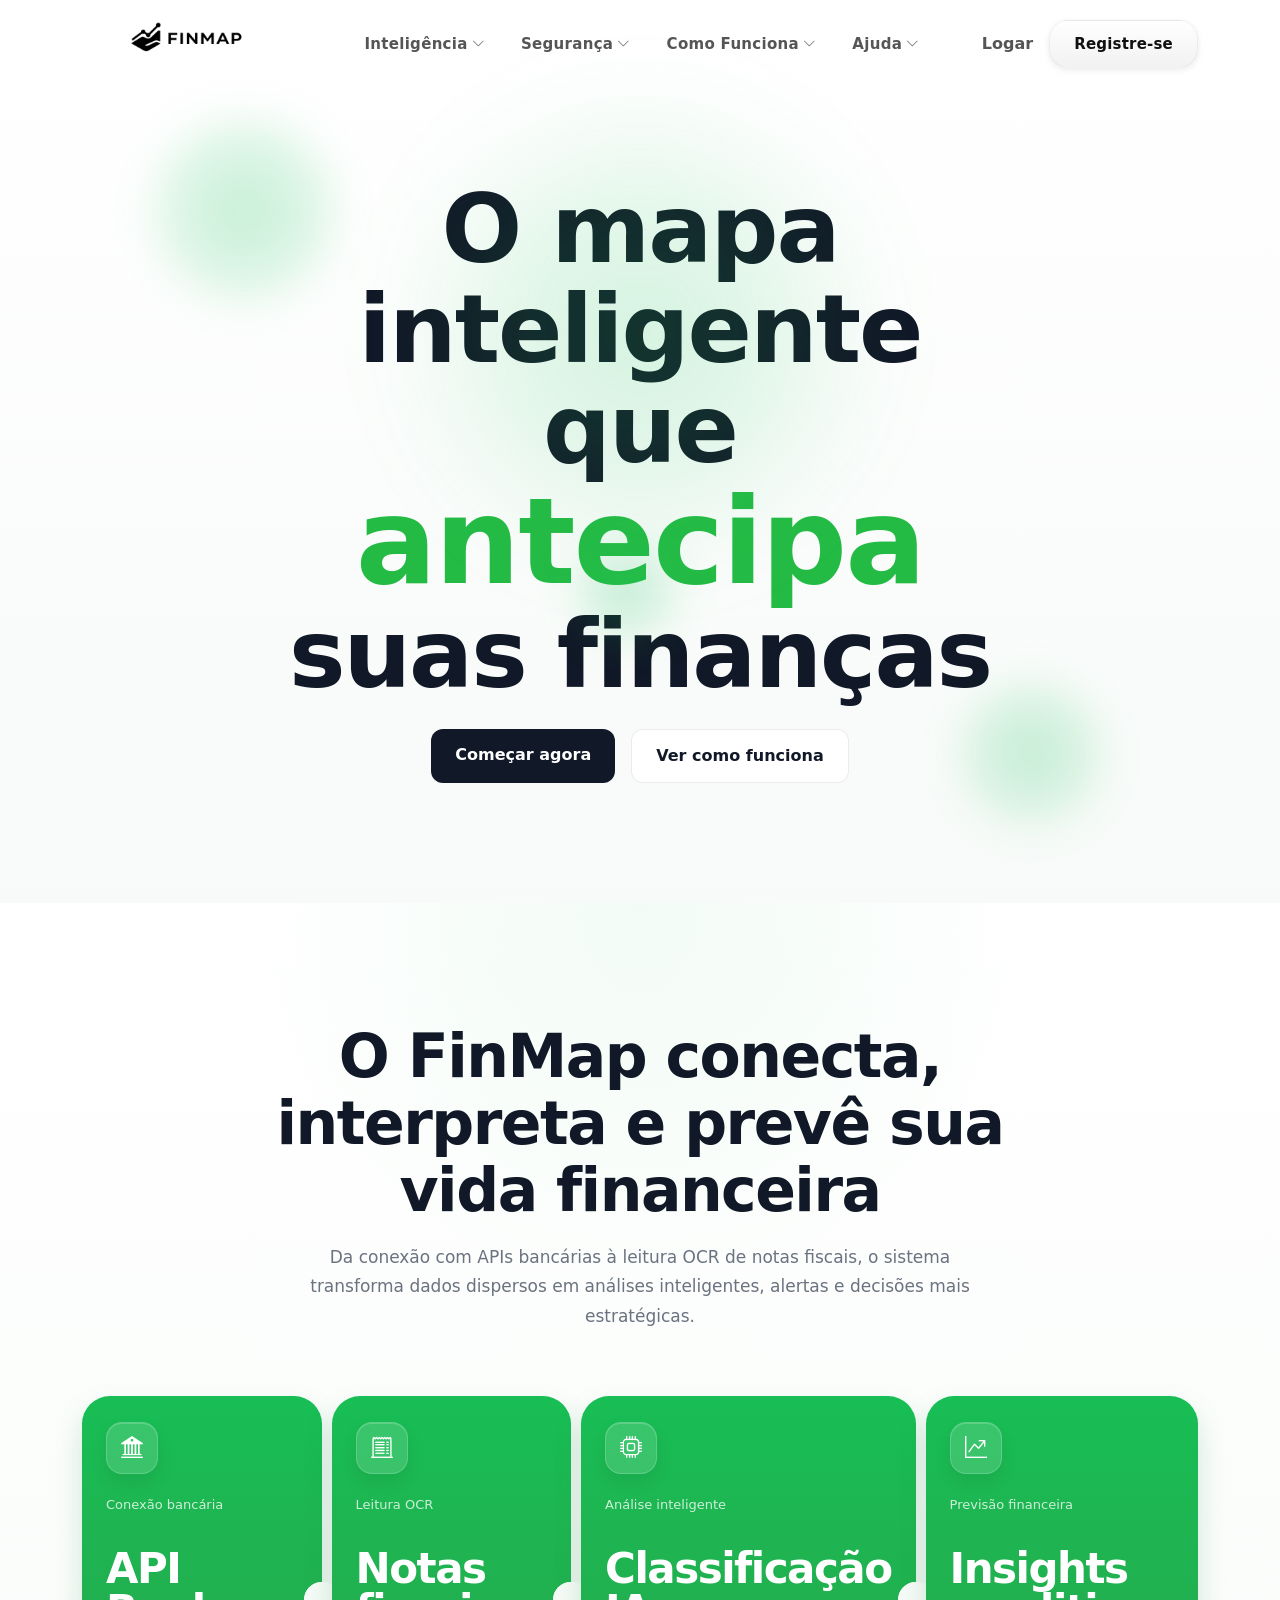
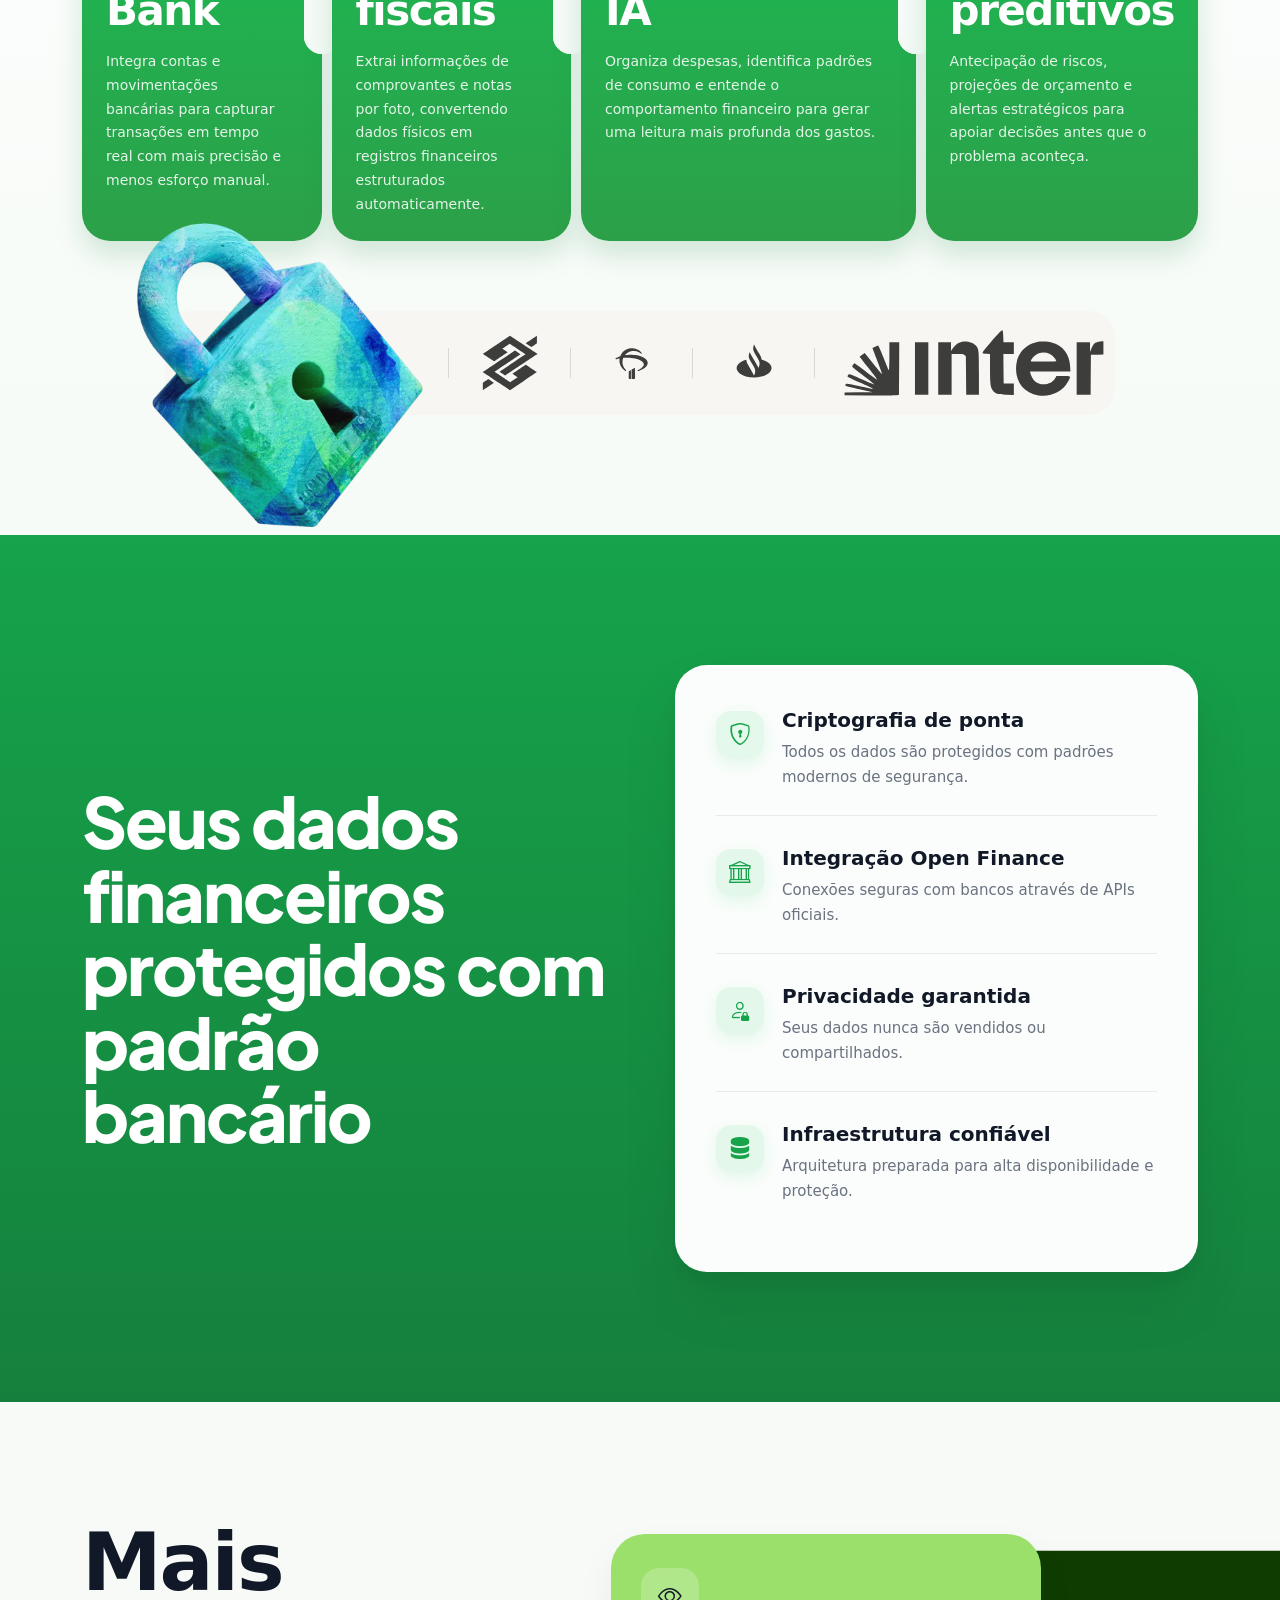
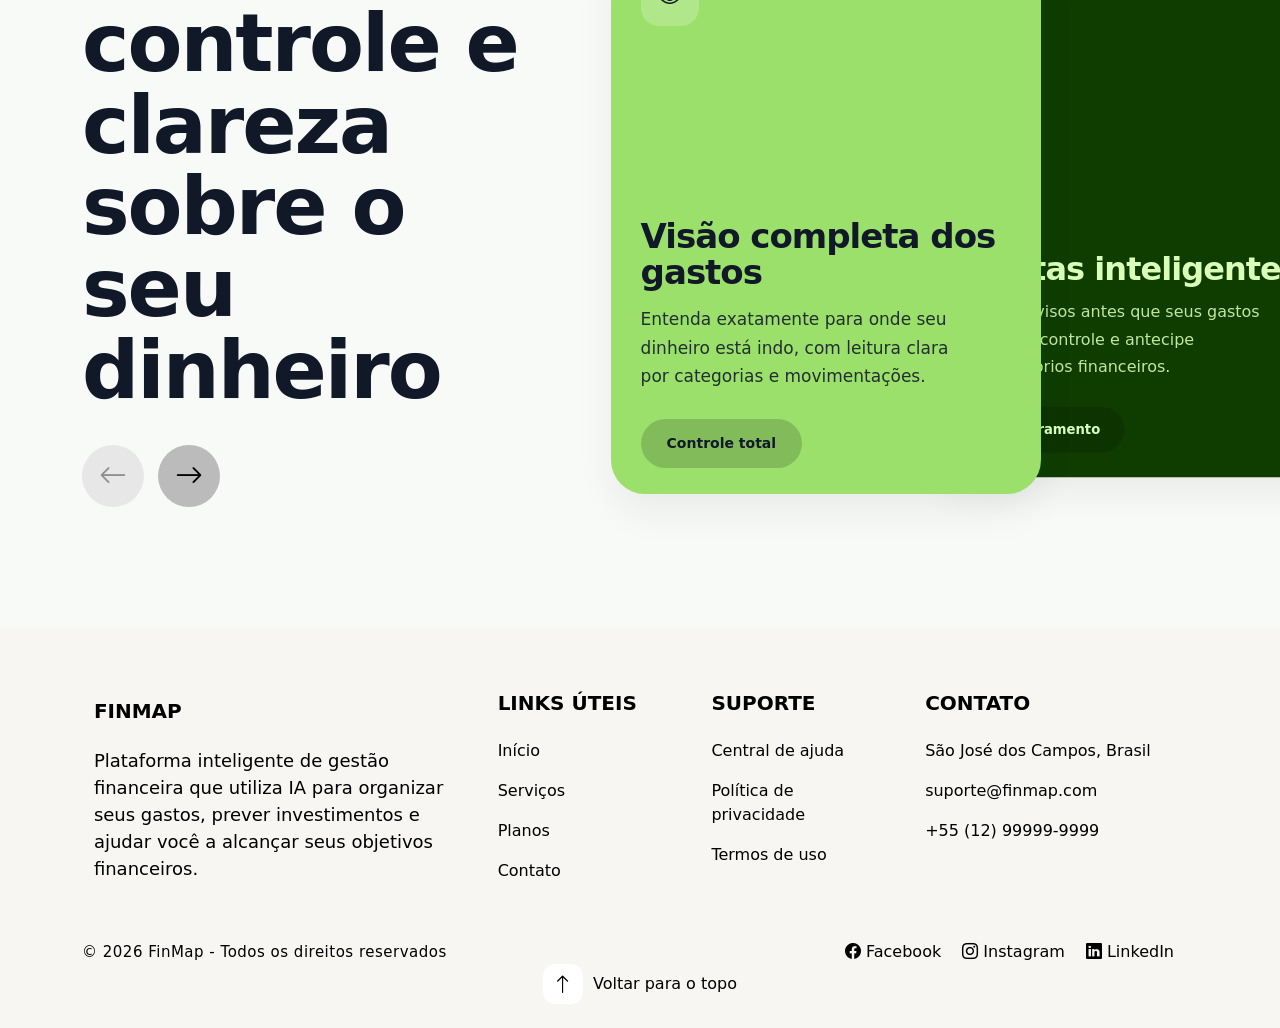
<file: index.html>
<!DOCTYPE html>
<html lang="pt-br">

<head>
  <meta charset="UTF-8">
  <meta name="viewport" content="width=device-width, initial-scale=1.0">
  <title>FinMap</title>

<script>
    if ("scrollRestoration" in history) {
      history.scrollRestoration = "manual";
    }

    window.addEventListener("pageshow", () => {
      setTimeout(() => {
        window.scrollTo(0, 0);
      }, 0);
    });

    window.addEventListener("load", () => {
      setTimeout(() => {
        window.scrollTo(0, 0);
      }, 0);
    });
  </script>


  <link href="https://fonts.googleapis.com/css2?family=Archivo+Black&display=swap" rel="stylesheet">
  <link href="https://fonts.googleapis.com/css2?family=Plus+Jakarta+Sans:wght@600;700;800&display=swap" rel="stylesheet">

  <link href="https://cdn.jsdelivr.net/npm/bootstrap@5.3.8/dist/css/bootstrap.min.css" rel="stylesheet"
    integrity="sha384-sRIl4kxILFvY47J16cr9ZwB07vP4J8+LH7qKQnuqkuIAvNWLzeN8tE5YBujZqJLB" crossorigin="anonymous">

  <link rel="stylesheet" href="https://cdn.jsdelivr.net/npm/bootstrap-icons@1.11.3/font/bootstrap-icons.css">
  <link rel="stylesheet" href="./FinMap_Projeto/css/style.css">
</head>

<body>

  <header class="main-header" id="header">

    <div class="container header-content">

      <div class="logo">
  <a href="#">
    <img src="./FinMap_Projeto/img/Logo_moderno_da_FINMAP_em_verde-removebg-preview.png" alt="FinMap">
  </a>
</div>

      <nav class="menu d-none d-lg-flex">

        <div class="menu-item">
          <a href="#">Inteligência <i class="bi bi-chevron-down"></i></a>

          <div class="dropdown-panel">
            <div class="dropdown-left">
              <a href="#">Visão Geral</a>
              <a href="#">Análises</a>
              <a href="#">Automação</a>
              <a href="#">Insights</a>
              <a href="#">Relatórios</a>
            </div>

            <div class="dropdown-right">
              <div class="dropdown-card">
                <h4>Decisões Inteligentes</h4>
                <p>Use IA para interpretar dados e sugerir ações com mais rapidez.</p>
              </div>

              <div class="dropdown-card">
                <h4>Previsões Financeiras</h4>
                <p>Antecipe cenários e acompanhe tendências com mais precisão.</p>
              </div>
            </div>
          </div>
        </div>

        <div class="menu-item">
          <a href="#">Segurança <i class="bi bi-chevron-down"></i></a>

          <div class="dropdown-panel">
            <div class="dropdown-left">
              <a href="#">Proteção de Dados</a>
              <a href="#">Criptografia</a>
              <a href="#">Monitoramento</a>
              <a href="#">Controle de Acesso</a>
              <a href="#">Conformidade</a>
            </div>

            <div class="dropdown-right">
              <div class="dropdown-card">
                <h4>Segurança em Tempo Real</h4>
                <p>Monitore acessos e atividades críticas em um só lugar.</p>
              </div>

              <div class="dropdown-card">
                <h4>Privacidade Avançada</h4>
                <p>Proteja as informações sensíveis do seu negócio com confiança.</p>
              </div>
            </div>
          </div>
        </div>

        <div class="menu-item">
          <a href="#">Como Funciona <i class="bi bi-chevron-down"></i></a>

          <div class="dropdown-panel">
            <div class="dropdown-left">
              <a href="#">Etapas</a>
              <a href="#">Integração</a>
              <a href="#">Fluxo da Plataforma</a>
              <a href="#">Painéis</a>
              <a href="#">Implementação</a>
            </div>

            <div class="dropdown-right">
              <div class="dropdown-card">
                <h4>Processo Simplificado</h4>
                <p>Configure sua conta, conecte seus dados e acompanhe tudo em tempo real.</p>
              </div>

              <div class="dropdown-card">
                <h4>Operação Guiada</h4>
                <p>Uma estrutura clara para facilitar a adoção da plataforma.</p>
              </div>
            </div>
          </div>
        </div>

        <div class="menu-item">
          <a href="#">Ajuda <i class="bi bi-chevron-down"></i></a>

          <div class="dropdown-panel">
            <div class="dropdown-left">
              <a href="#">Central de Ajuda</a>
              <a href="#">Documentação</a>
              <a href="#">Suporte</a>
              <a href="#">Perguntas Frequentes</a>
              <a href="#">Contato</a>
            </div>

            <div class="dropdown-right">
              <div class="dropdown-card">
                <h4>Suporte Especializado</h4>
                <p>Encontre respostas rápidas e fale com a equipe quando precisar.</p>
              </div>

              <div class="dropdown-card">
                <h4>Documentação Completa</h4>
                <p>Guias claros para usar todos os recursos da plataforma.</p>
              </div>
            </div>
          </div>
        </div>

      </nav>

      <div class="actions d-flex align-items-center">
        <div class="login-wrapper">

          <a href="login.html" class="login">Logar</a>

          <div class="login-dropdown">
            <a href="#">Ir para o login</a>
          </div>

        </div>

        <a href="registro.html" class="btn-register">
    Registre-se
</a>
      </div>

    </div>
  </header>
  
  <section class="hero-section">

    <div class="container">

      <div class="hero-center">

        <h1 class="hero-title">
          O mapa inteligente que
          <span>antecipa</span>
          suas finanças
        </h1>

        <div class="hero-actions">
          <a href="#" class="hero-btn-primary">Começar agora</a>
          <a href="#" class="hero-btn-secondary">Ver como funciona</a>
        </div>

      </div>

      <div class="hero-glow"></div>

    </div>

    <div class="hero-orb orb-1" data-speed="18"></div>
    <div class="hero-orb orb-2" data-speed="28"></div>
    <div class="hero-orb orb-3" data-speed="22"></div>



  </section>

  <section class="how-section" id="como-funciona">
  <div class="container">

    <div class="section-header reveal">
      <h2 class="section-title">
        O FinMap conecta, interpreta e prevê sua vida financeira
      </h2>
      <p class="section-description">
        Da conexão com APIs bancárias à leitura OCR de notas fiscais, o sistema transforma
        dados dispersos em análises inteligentes, alertas e decisões mais estratégicas.
      </p>
    </div>

    <div class="how-stats-grid reveal">

      <article class="how-stat-card">
        <div class="how-stat-icon">
          <i class="bi bi-bank2"></i>
        </div>
        <span class="how-stat-label">Conexão bancária</span>
        <h3>API Bank</h3>
        <p>
          Integra contas e movimentações bancárias para capturar transações em tempo real
          com mais precisão e menos esforço manual.
        </p>
      </article>

      <article class="how-stat-card">
        <div class="how-stat-icon">
          <i class="bi bi-receipt-cutoff"></i>
        </div>
        <span class="how-stat-label">Leitura OCR</span>
        <h3>Notas fiscais</h3>
        <p>
          Extrai informações de comprovantes e notas por foto, convertendo dados físicos
          em registros financeiros estruturados automaticamente.
        </p>
      </article>

      <article class="how-stat-card">
        <div class="how-stat-icon">
          <i class="bi bi-cpu"></i>
        </div>
        <span class="how-stat-label">Análise inteligente</span>
        <h3>Classificação IA</h3>
        <p>
          Organiza despesas, identifica padrões de consumo e entende o comportamento
          financeiro para gerar uma leitura mais profunda dos gastos.
        </p>
      </article>

      <article class="how-stat-card">
        <div class="how-stat-icon">
          <i class="bi bi-graph-up-arrow"></i>
        </div>
        <span class="how-stat-label">Previsão financeira</span>
        <h3>Insights preditivos</h3>
        <p>
          Antecipação de riscos, projeções de orçamento e alertas estratégicos para apoiar
          decisões antes que o problema aconteça.
        </p>
      </article>

    </div>

    <div class="bank-integration reveal">
  <div class="bank-logos">

    <div class="bank-logo" aria-label="Nubank">
      <img src="./FinMap_Projeto/img/nubank_logo_icon_248348 (1).png" alt="Nubank">
    </div>

    <div class="bank-logo" aria-label="Itaú">
      <img src="./FinMap_Projeto/img/itau-preto.svg" alt="Itaú">
    </div>

    <div class="bank-logo" aria-label="Banco do Brasil">
      <img src="./FinMap_Projeto/img/banco-do-brasil-01-logo-black-and-white.svg" alt="Banco do Brasil">
    </div>

    <div class="bank-logo" aria-label="Bradesco">
      <img src="./FinMap_Projeto/img/Bradesco-logo.svg" alt="Bradesco">
    </div>

    <div class="bank-logo" aria-label="Santander">
      <img src="./FinMap_Projeto/img/santander-logo.svg" alt="Santander">
    </div>

    <div class="bank-logo" aria-label="Inter">
      <img src="./FinMap_Projeto/img/inter-banco.svg" alt="Inter">
    </div>

  </div>
</div>

  </div>
</section>


<div class="security-lock-floating">
  <img src="./FinMap_Projeto/img/cadeado.png" alt="Segurança">
</div>

<section class="security-section">

  <div class="container security-container">

    <div class="security-left">
      <h2 class="security-title">
        Seus dados financeiros protegidos com padrão bancário
      </h2>
    </div>

    <div class="security-right-card">

      <div class="security-item">
        <i class="bi bi-shield-lock"></i>
        <div>
          <h4>Criptografia de ponta</h4>
          <p>Todos os dados são protegidos com padrões modernos de segurança.</p>
        </div>
      </div>

      <div class="security-item">
        <i class="bi bi-bank"></i>
        <div>
          <h4>Integração Open Finance</h4>
          <p>Conexões seguras com bancos através de APIs oficiais.</p>
        </div>
      </div>

      <div class="security-item">
        <i class="bi bi-person-lock"></i>
        <div>
          <h4>Privacidade garantida</h4>
          <p>Seus dados nunca são vendidos ou compartilhados.</p>
        </div>
      </div>

      <div class="security-item">
        <i class="bi bi-server"></i>
        <div>
          <h4>Infraestrutura confiável</h4>
          <p>Arquitetura preparada para alta disponibilidade e proteção.</p>
        </div>
      </div>

    </div>

  </div>

</section>

<section class="benefits-section">

  <div class="container benefits-wrap">

    <!-- LEFT -->
    <div class="benefits-left reveal">

      <h2 class="benefits-title">
        Mais controle e clareza sobre o seu dinheiro
      </h2>

      <div class="benefits-nav">

        <button class="benefits-btn prev-btn" type="button" aria-label="Anterior">
          <i class="bi bi-arrow-left"></i>
        </button>

        <button class="benefits-btn next-btn" type="button" aria-label="Próximo">
          <i class="bi bi-arrow-right"></i>
        </button>

      </div>

    </div>


    <!-- RIGHT -->
    <div class="benefits-right reveal">

      <div class="benefits-slider" id="benefitsSlider">

        <!-- CARD 1 -->
        <article class="benefit-card active">

          <div class="benefit-card-icon">
            <i class="bi bi-eye"></i>
          </div>

          <div class="benefit-card-content">
            <h4>Visão completa dos gastos</h4>
            <p>
              Entenda exatamente para onde seu dinheiro está indo,
              com leitura clara por categorias e movimentações.
            </p>
          </div>

          <span class="benefit-card-tag">
            Controle total
          </span>

        </article>


        <!-- CARD 2 -->
        <article class="benefit-card">

          <div class="benefit-card-icon">
            <i class="bi bi-bell"></i>
          </div>

          <div class="benefit-card-content">
            <h4>Alertas inteligentes</h4>
            <p>
              Receba avisos antes que seus gastos saiam do controle
              e antecipe desequilíbrios financeiros.
            </p>
          </div>

          <span class="benefit-card-tag">
            Monitoramento
          </span>

        </article>


        <!-- CARD 3 -->
        <article class="benefit-card">

          <div class="benefit-card-icon">
            <i class="bi bi-lightning-charge"></i>
          </div>

          <div class="benefit-card-content">
            <h4>Automação financeira</h4>
            <p>
              O sistema organiza dados automaticamente via API bancária
              e OCR, reduzindo trabalho manual.
            </p>
          </div>

          <span class="benefit-card-tag">
            Mais agilidade
          </span>

        </article>


        <!-- CARD 4 -->
        <article class="benefit-card">

          <div class="benefit-card-icon">
            <i class="bi bi-graph-up"></i>
          </div>

          <div class="benefit-card-content">
            <h4>Decisões mais inteligentes</h4>
            <p>
              Use análises e previsões para planejar melhor seu orçamento
              e tomar decisões com mais confiança.
            </p>
          </div>

          <span class="benefit-card-tag">
            Insights IA
          </span>

        </article>

      </div>

    </div>

  </div>

</section>

<footer class="footer text-light pt-5 pb-4">

  <div class="container text-md-left">
    <div class="row text-md-left">
      <div class="text-p col-md-4 col-lg-4 col-xl-4 mx-auto mt-4">
        <h5 class="text-uppercase mb-4 fw-bold">FinMap</h5>
        <p>
          Plataforma inteligente de gestão financeira que utiliza IA para
          organizar seus gastos, prever investimentos e ajudar você a
          alcançar seus objetivos financeiros.
        </p>
      </div>

      <div class="col-md-3 col-lg-2 col-xl-2 mx-auto mt-3">
        <h5 class="text-uppercase mb-4 fw-bold">Links úteis</h5>
        <p><a href="#" class="text-decoration-none">Início</a></p>
        <p><a href="#" class="text-decoration-none">Serviços</a></p>
        <p><a href="#" class="text-decoration-none">Planos</a></p>
        <p><a href="#" class="text-decoration-none">Contato</a></p>
      </div>

      <div class="col-md-3 col-lg-2 col-xl-2 mx-auto mt-3">
        <h5 class="text-uppercase mb-4 fw-bold">Suporte</h5>
        <p><a href="#" class="text-decoration-none">Central de ajuda</a></p>
        <p><a href="#" class="text-decoration-none">Política de privacidade</a></p>
        <p><a href="#" class="text-decoration-none">Termos de uso</a></p>
      </div>

      <div class="col-md-4 col-lg-3 col-xl-3 mx-auto mt-3">
        <h5 class="text-uppercase mb-4 fw-bold">Contato</h5>
        <p>São José dos Campos, Brasil</p>
        <p>suporte@finmap.com</p>
        <p>+55 (12) 99999-9999</p>
      </div>

    </div>

    <hr class="mb-4">

    <div class="row align-items-center">

      <div class="row align-items-center">

  <div class="col-md-7 col-lg-8">
    <p class="footer-text mb-0">
      © 2026 FinMap - Todos os direitos reservados
    </p>
  </div>

  <div class="col-md-5 col-lg-4 text-md-end footer-links">

    <a href="#" class="me-3">
      <i class="bi bi-facebook"></i> Facebook
    </a>

    <a href="#" class="me-3">
      <i class="bi bi-instagram"></i> Instagram
    </a>

    <a href="#">
      <i class="bi bi-linkedin"></i> LinkedIn
    </a>

  </div>

</div>
</div>

<a href="#" class="back-top">
  <span class="arrow-box">
    <i class="bi bi-arrow-up"></i>
  </span>
  <span class="back-text">Voltar para o topo</span>
</a>

</footer>

<script>
  document.addEventListener("DOMContentLoaded", () => {
    const benefitCards = document.querySelectorAll(".benefit-card");
    const prevBtn = document.querySelector(".prev-btn");
    const nextBtn = document.querySelector(".next-btn");

    if (!benefitCards.length || !prevBtn || !nextBtn) return;

    let currentIndex = 0;

    function updateBenefitsSlider() {
      benefitCards.forEach((card, index) => {
        card.classList.remove("active", "next", "hidden");

        if (index === currentIndex) {
          card.classList.add("active");
        } else if (index === (currentIndex + 1) % benefitCards.length) {
          card.classList.add("next");
        } else {
          card.classList.add("hidden");
        }
      });
    }

    prevBtn.addEventListener("mousedown", (e) => e.preventDefault());
    nextBtn.addEventListener("mousedown", (e) => e.preventDefault());

    prevBtn.addEventListener("click", (e) => {
      e.preventDefault();
      currentIndex = (currentIndex - 1 + benefitCards.length) % benefitCards.length;
      updateBenefitsSlider();
    });

    nextBtn.addEventListener("click", (e) => {
      e.preventDefault();
      currentIndex = (currentIndex + 1) % benefitCards.length;
      updateBenefitsSlider();
    });

    updateBenefitsSlider();
  });
</script>

  <script src="./FinMap_Projeto/js/script.js"></script>
  <script src="https://cdn.jsdelivr.net/npm/bootstrap@5.3.8/dist/js/bootstrap.bundle.min.js"></script>


</body>

</html>
</file>
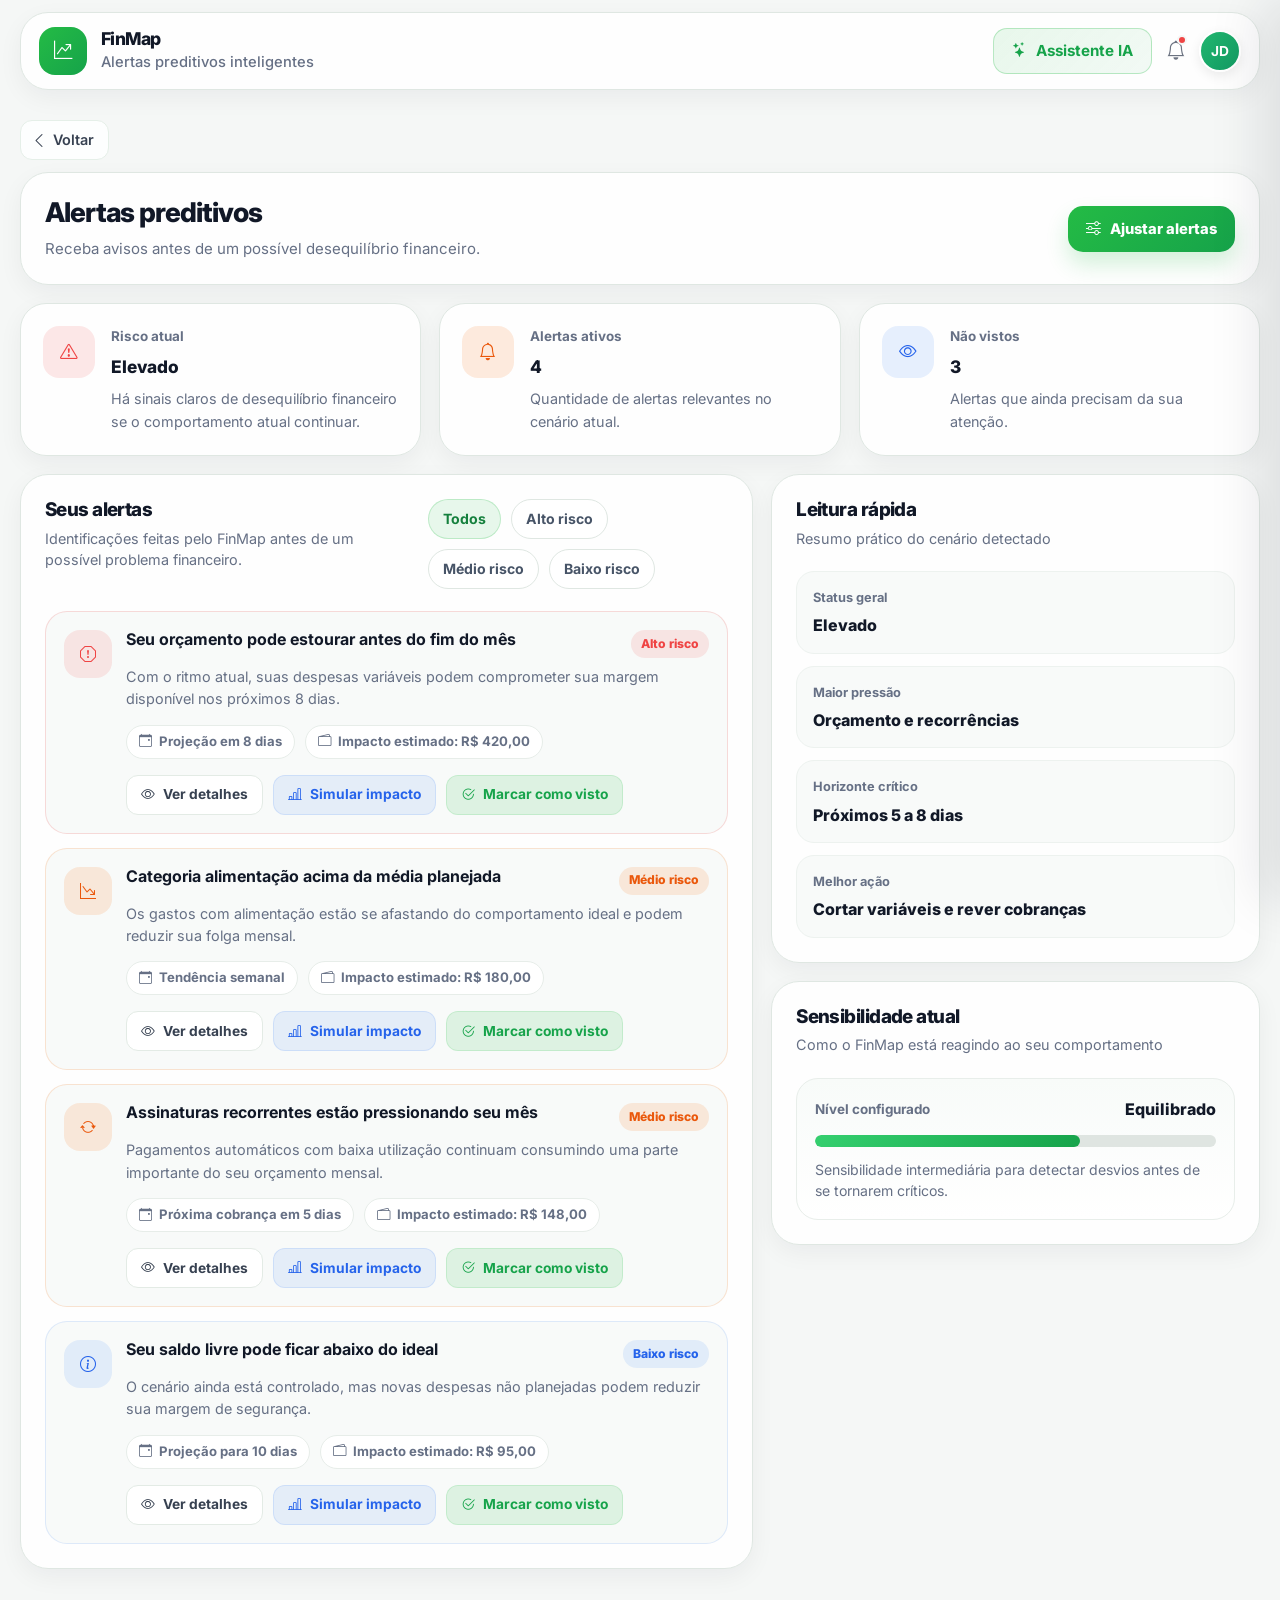
<file: alertas-preditivos.html>
<!DOCTYPE html>
<html lang="pt-BR">
<head>
  <meta charset="UTF-8">
  <title>Alertas Preditivos - FinMap</title>
  <meta name="viewport" content="width=device-width, initial-scale=1.0">

  <link href="https://cdn.jsdelivr.net/npm/bootstrap@5.3.2/dist/css/bootstrap.min.css" rel="stylesheet">
  <link rel="stylesheet" href="https://cdn.jsdelivr.net/npm/bootstrap-icons@1.11.3/font/bootstrap-icons.css">
  <link href="https://fonts.googleapis.com/css2?family=Inter:wght@400;500;600;700;800&display=swap" rel="stylesheet">

  <link rel="stylesheet" href="./FinMap_Projeto/css/dashboard.css">
  <link rel="stylesheet" href="./FinMap_Projeto/css/alertas-preditivos.css">
</head>
<body>

  <header class="topbar">
    <div class="topbar-left">
      <div class="brand">
        <div class="brand-mark">
          <i class="bi bi-graph-up-arrow"></i>
        </div>

        <div class="brand-copy">
          <h1>FinMap</h1>
          <p>Alertas preditivos inteligentes</p>
        </div>
      </div>
    </div>

    <div class="topbar-right">
      <button class="ai-btn" id="openAiModal" type="button" aria-label="Abrir Assistente IA">
        <i class="bi bi-stars"></i>
        <span>Assistente IA</span>
      </button>

      <button class="icon-plain notification-btn" id="openNotificationsPanel" type="button" aria-label="Notificações">
        <i class="bi bi-bell"></i>
        <span class="notification-dot"></span>
      </button>

      <button class="profile-avatar" type="button" aria-label="Perfil">
        JD
      </button>
    </div>
  </header>

  <main class="alerts-page">
    <div class="back-navigation">
      <a href="./dashboard.html" class="back-btn">
        <i class="bi bi-chevron-left"></i>
        <span>Voltar</span>
      </a>
    </div>

    <section class="alerts-dashboard">
      <section class="alerts-header">
        <div class="alerts-header__content">
          <h2>Alertas preditivos</h2>
          <p>Receba avisos antes de um possível desequilíbrio financeiro.</p>
        </div>

        <div class="alerts-header__actions">
          <button class="alert-btn alert-btn--primary" id="openSettingsModal" type="button">
            <i class="bi bi-sliders"></i>
            Ajustar alertas
          </button>
        </div>
      </section>

      <section class="alerts-summary-grid">
        <article class="summary-card summary-card--risk">
          <div class="summary-card__icon summary-card__icon--red">
            <i class="bi bi-exclamation-triangle"></i>
          </div>
          <div class="summary-card__content">
            <span>Risco atual</span>
            <strong id="riskStatus">Moderado</strong>
            <p id="riskText">Seu ritmo atual de gastos exige atenção para o fechamento do mês.</p>
          </div>
        </article>

        <article class="summary-card">
          <div class="summary-card__icon summary-card__icon--orange">
            <i class="bi bi-bell"></i>
          </div>
          <div class="summary-card__content">
            <span>Alertas ativos</span>
            <strong id="activeAlertsCount">4</strong>
            <p>Quantidade de alertas relevantes no cenário atual.</p>
          </div>
        </article>

        <article class="summary-card">
          <div class="summary-card__icon summary-card__icon--blue">
            <i class="bi bi-eye"></i>
          </div>
          <div class="summary-card__content">
            <span>Não vistos</span>
            <strong id="unreadAlertsCount">3</strong>
            <p>Alertas que ainda precisam da sua atenção.</p>
          </div>
        </article>
      </section>

      <section class="alerts-main-grid">
        <section class="alerts-panel alerts-panel--wide">
          <div class="alerts-panel__header">
            <div>
              <h3>Seus alertas</h3>
              <p>Identificações feitas pelo FinMap antes de um possível problema financeiro.</p>
            </div>

            <div class="alerts-panel__filters">
              <button class="filter-chip active" type="button" data-filter="all">Todos</button>
              <button class="filter-chip" type="button" data-filter="high">Alto risco</button>
              <button class="filter-chip" type="button" data-filter="medium">Médio risco</button>
              <button class="filter-chip" type="button" data-filter="low">Baixo risco</button>
            </div>
          </div>

          <div class="alerts-list" id="alertsList">
            <article class="alert-item alert-item--high" data-id="1" data-severity="high">
              <div class="alert-item__left">
                <div class="alert-item__icon alert-item__icon--high">
                  <i class="bi bi-exclamation-octagon"></i>
                </div>

                <div class="alert-item__content">
                  <div class="alert-item__top">
                    <h4>Seu orçamento pode estourar antes do fim do mês</h4>
                    <span class="alert-badge alert-badge--high">Alto risco</span>
                  </div>

                  <p>Com o ritmo atual, suas despesas variáveis podem comprometer sua margem disponível nos próximos 8 dias.</p>

                  <div class="alert-item__meta">
                    <span><i class="bi bi-calendar-event"></i> Projeção em 8 dias</span>
                    <span><i class="bi bi-wallet2"></i> Impacto estimado: R$ 420,00</span>
                  </div>

                  <div class="alert-item__actions">
                    <button class="alert-action-btn alert-action-btn--ghost" type="button" data-open-details="1">
                      <i class="bi bi-eye"></i>
                      Ver detalhes
                    </button>

                    <button class="alert-action-btn alert-action-btn--blue" type="button" data-open-simulate="1">
                      <i class="bi bi-bar-chart-line"></i>
                      Simular impacto
                    </button>

                    <button class="alert-action-btn alert-action-btn--green" type="button" data-mark-read="1">
                      <i class="bi bi-check2-circle"></i>
                      Marcar como visto
                    </button>
                  </div>
                </div>
              </div>
            </article>

            <article class="alert-item alert-item--medium" data-id="2" data-severity="medium">
              <div class="alert-item__left">
                <div class="alert-item__icon alert-item__icon--medium">
                  <i class="bi bi-graph-down-arrow"></i>
                </div>

                <div class="alert-item__content">
                  <div class="alert-item__top">
                    <h4>Categoria alimentação acima da média planejada</h4>
                    <span class="alert-badge alert-badge--medium">Médio risco</span>
                  </div>

                  <p>Os gastos com alimentação estão se afastando do comportamento ideal e podem reduzir sua folga mensal.</p>

                  <div class="alert-item__meta">
                    <span><i class="bi bi-calendar-event"></i> Tendência semanal</span>
                    <span><i class="bi bi-wallet2"></i> Impacto estimado: R$ 180,00</span>
                  </div>

                  <div class="alert-item__actions">
                    <button class="alert-action-btn alert-action-btn--ghost" type="button" data-open-details="2">
                      <i class="bi bi-eye"></i>
                      Ver detalhes
                    </button>

                    <button class="alert-action-btn alert-action-btn--blue" type="button" data-open-simulate="2">
                      <i class="bi bi-bar-chart-line"></i>
                      Simular impacto
                    </button>

                    <button class="alert-action-btn alert-action-btn--green" type="button" data-mark-read="2">
                      <i class="bi bi-check2-circle"></i>
                      Marcar como visto
                    </button>
                  </div>
                </div>
              </div>
            </article>

            <article class="alert-item alert-item--medium" data-id="3" data-severity="medium">
              <div class="alert-item__left">
                <div class="alert-item__icon alert-item__icon--medium">
                  <i class="bi bi-arrow-repeat"></i>
                </div>

                <div class="alert-item__content">
                  <div class="alert-item__top">
                    <h4>Assinaturas recorrentes estão pressionando seu mês</h4>
                    <span class="alert-badge alert-badge--medium">Médio risco</span>
                  </div>

                  <p>Pagamentos automáticos com baixa utilização continuam consumindo uma parte importante do seu orçamento mensal.</p>

                  <div class="alert-item__meta">
                    <span><i class="bi bi-calendar-event"></i> Próxima cobrança em 5 dias</span>
                    <span><i class="bi bi-wallet2"></i> Impacto estimado: R$ 148,00</span>
                  </div>

                  <div class="alert-item__actions">
                    <button class="alert-action-btn alert-action-btn--ghost" type="button" data-open-details="3">
                      <i class="bi bi-eye"></i>
                      Ver detalhes
                    </button>

                    <button class="alert-action-btn alert-action-btn--blue" type="button" data-open-simulate="3">
                      <i class="bi bi-bar-chart-line"></i>
                      Simular impacto
                    </button>

                    <button class="alert-action-btn alert-action-btn--green" type="button" data-mark-read="3">
                      <i class="bi bi-check2-circle"></i>
                      Marcar como visto
                    </button>
                  </div>
                </div>
              </div>
            </article>

            <article class="alert-item alert-item--low" data-id="4" data-severity="low">
              <div class="alert-item__left">
                <div class="alert-item__icon alert-item__icon--low">
                  <i class="bi bi-info-circle"></i>
                </div>

                <div class="alert-item__content">
                  <div class="alert-item__top">
                    <h4>Seu saldo livre pode ficar abaixo do ideal</h4>
                    <span class="alert-badge alert-badge--low">Baixo risco</span>
                  </div>

                  <p>O cenário ainda está controlado, mas novas despesas não planejadas podem reduzir sua margem de segurança.</p>

                  <div class="alert-item__meta">
                    <span><i class="bi bi-calendar-event"></i> Projeção para 10 dias</span>
                    <span><i class="bi bi-wallet2"></i> Impacto estimado: R$ 95,00</span>
                  </div>

                  <div class="alert-item__actions">
                    <button class="alert-action-btn alert-action-btn--ghost" type="button" data-open-details="4">
                      <i class="bi bi-eye"></i>
                      Ver detalhes
                    </button>

                    <button class="alert-action-btn alert-action-btn--blue" type="button" data-open-simulate="4">
                      <i class="bi bi-bar-chart-line"></i>
                      Simular impacto
                    </button>

                    <button class="alert-action-btn alert-action-btn--green" type="button" data-mark-read="4">
                      <i class="bi bi-check2-circle"></i>
                      Marcar como visto
                    </button>
                  </div>
                </div>
              </div>
            </article>
          </div>
        </section>

        <aside class="alerts-side-column">
          <section class="alerts-panel">
            <div class="alerts-panel__header">
              <div>
                <h3>Leitura rápida</h3>
                <p>Resumo prático do cenário detectado</p>
              </div>
            </div>

            <div class="quick-reading-list">
              <article class="quick-reading-card">
                <span>Status geral</span>
                <strong id="quickRiskStatus">Moderado</strong>
              </article>

              <article class="quick-reading-card">
                <span>Maior pressão</span>
                <strong id="quickMainPressure">Despesas variáveis</strong>
              </article>

              <article class="quick-reading-card">
                <span>Horizonte crítico</span>
                <strong id="quickCriticalWindow">Próximos 8 dias</strong>
              </article>

              <article class="quick-reading-card">
                <span>Melhor ação</span>
                <strong id="quickBestAction">Reduzir alimentação e extras</strong>
              </article>
            </div>
          </section>

          <section class="alerts-panel">
            <div class="alerts-panel__header">
              <div>
                <h3>Sensibilidade atual</h3>
                <p>Como o FinMap está reagindo ao seu comportamento</p>
              </div>
            </div>

            <div class="sensitivity-card">
              <div class="sensitivity-card__top">
                <span>Nível configurado</span>
                <strong id="sensitivityLabel">Equilibrado</strong>
              </div>

              <div class="sensitivity-card__bar">
                <div class="sensitivity-card__fill" id="sensitivityFill" style="width: 66%;"></div>
              </div>

              <p id="sensitivityText">Sensibilidade intermediária para detectar desvios antes de se tornarem críticos.</p>
            </div>
          </section>
        </aside>
      </section>
    </section>
  </main>

  <!-- MODAL DETALHES -->
  <div class="alert-modal-overlay" id="detailsModal">
    <div class="alert-modal">
      <div class="alert-modal__header">
        <div class="alert-modal__title-group">
          <div class="alert-modal__icon">
            <i class="bi bi-exclamation-triangle"></i>
          </div>
          <div>
            <h3>Detalhes do alerta</h3>
            <p>Entenda por que esse aviso foi gerado.</p>
          </div>
        </div>

        <button class="alert-modal__close" id="closeDetailsModal" type="button" aria-label="Fechar">
          <i class="bi bi-x-lg"></i>
        </button>
      </div>

      <div class="alert-modal__body">
        <div class="details-grid">
          <article class="details-box">
            <span>Título</span>
            <strong id="detailTitle">-</strong>
          </article>

          <article class="details-box">
            <span>Severidade</span>
            <strong id="detailSeverity">-</strong>
          </article>

          <article class="details-box">
            <span>Impacto estimado</span>
            <strong id="detailImpact">-</strong>
          </article>

          <article class="details-box">
            <span>Horizonte</span>
            <strong id="detailHorizon">-</strong>
          </article>

          <article class="details-box details-box--full">
            <span>Descrição</span>
            <strong id="detailDescription">-</strong>
          </article>
        </div>
      </div>
    </div>
  </div>

  <!-- MODAL SIMULAÇÃO -->
  <div class="alert-modal-overlay" id="simulateModal">
    <div class="alert-modal alert-modal--medium">
      <div class="alert-modal__header">
        <div class="alert-modal__title-group">
          <div class="alert-modal__icon">
            <i class="bi bi-bar-chart-line"></i>
          </div>
          <div>
            <h3>Simular impacto</h3>
            <p>Veja como uma redução muda o cenário previsto.</p>
          </div>
        </div>

        <button class="alert-modal__close" id="closeSimulateModal" type="button" aria-label="Fechar">
          <i class="bi bi-x-lg"></i>
        </button>
      </div>

      <div class="alert-modal__body">
        <div class="simulate-grid">
          <label class="alert-field">
            <span>Redução simulada (R$)</span>
            <input type="number" id="simulateValueInput" min="0" step="0.01" placeholder="100">
          </label>

          <article class="simulate-result-card">
            <span>Novo impacto estimado</span>
            <strong id="simulatedImpactValue">R$ 0,00</strong>
            <p id="simulatedImpactText">Insira um valor para ver como esse alerta mudaria.</p>
          </article>
        </div>
      </div>

      <div class="alert-modal__footer">
        <button class="alert-footer-btn alert-footer-btn--secondary" id="cancelSimulateModal" type="button">
          Cancelar
        </button>
        <button class="alert-footer-btn alert-footer-btn--primary" id="applySimulateBtn" type="button">
          Aplicar simulação
        </button>
      </div>
    </div>
  </div>

  <!-- MODAL CONFIGURAÇÕES -->
  <div class="alert-modal-overlay" id="settingsModalPred">
    <div class="alert-modal alert-modal--medium">
      <div class="alert-modal__header">
        <div class="alert-modal__title-group">
          <div class="alert-modal__icon">
            <i class="bi bi-sliders"></i>
          </div>
          <div>
            <h3>Ajustar alertas</h3>
            <p>Defina como o FinMap deve antecipar riscos financeiros.</p>
          </div>
        </div>

        <button class="alert-modal__close" id="closeSettingsModalPred" type="button" aria-label="Fechar">
          <i class="bi bi-x-lg"></i>
        </button>
      </div>

      <div class="alert-modal__body">
        <div class="settings-list">
          <div class="settings-row">
            <div>
              <h4>Ativar alertas de orçamento</h4>
              <p>Avisos quando o mês começa a sair da faixa ideal.</p>
            </div>
            <label class="switch switch--green">
              <input type="checkbox" id="toggleBudgetAlerts" checked>
              <span class="switch-slider"></span>
            </label>
          </div>

          <div class="settings-row">
            <div>
              <h4>Ativar alertas por categoria</h4>
              <p>Detecta desvios em grupos como alimentação e extras.</p>
            </div>
            <label class="switch switch--green">
              <input type="checkbox" id="toggleCategoryAlerts" checked>
              <span class="switch-slider"></span>
            </label>
          </div>

          <label class="alert-field">
            <span>Sensibilidade</span>
            <select id="sensitivitySelect">
              <option value="baixo">Baixo</option>
              <option value="equilibrado" selected>Equilibrado</option>
              <option value="alto">Alto</option>
            </select>
          </label>
        </div>
      </div>

      <div class="alert-modal__footer">
        <button class="alert-footer-btn alert-footer-btn--secondary" id="cancelSettingsModalPred" type="button">
          Cancelar
        </button>
        <button class="alert-footer-btn alert-footer-btn--primary" id="saveSettingsBtn" type="button">
          Salvar ajustes
        </button>
      </div>
    </div>
  </div>

  <!-- PAINEL DE NOTIFICAÇÕES -->
  <div class="notif-overlay" id="notifOverlay"></div>

  <aside class="notif-panel" id="notifPanel" aria-label="Painel de notificações">
    <div class="notif-panel__header">
      <div>
        <h3>Notificações</h3>
        <p>Alertas, metas e movimentações importantes</p>
      </div>

      <button class="notif-panel__close" id="closeNotificationsPanel" type="button" aria-label="Fechar notificações">
        <i class="bi bi-x-lg"></i>
      </button>
    </div>

    <div class="notif-panel__tabs">
      <button class="notif-tab active" type="button">Todos</button>
      <button class="notif-tab" type="button">Alertas</button>
      <button class="notif-tab" type="button">Risco</button>
      <button class="notif-tab" type="button">IA</button>
    </div>

    <div class="notif-panel__list">
      <article class="notif-card notif-card--danger">
        <div class="notif-card__icon">
          <i class="bi bi-exclamation-triangle"></i>
        </div>
        <div class="notif-card__content">
          <h4>Risco de orçamento</h4>
          <p>O fechamento do mês pode ficar pressionado se o ritmo atual continuar.</p>
          <span>Agora mesmo</span>
        </div>
      </article>

      <article class="notif-card notif-card--warning">
        <div class="notif-card__icon">
          <i class="bi bi-basket2"></i>
        </div>
        <div class="notif-card__content">
          <h4>Alimentação em alta</h4>
          <p>A categoria alimentação está acima da média esperada para este período.</p>
          <span>Hoje, 09:20</span>
        </div>
      </article>

      <article class="notif-card notif-card--info">
        <div class="notif-card__icon">
          <i class="bi bi-stars"></i>
        </div>
        <div class="notif-card__content">
          <h4>Sugestão da IA</h4>
          <p>Simular cortes nas despesas variáveis pode ajudar a recuperar margem mais rápido.</p>
          <span>Hoje, 08:05</span>
        </div>
      </article>
    </div>
  </aside>

  <!-- MODAL IA -->
  <div class="ai-modal-overlay" id="aiModal">
    <div class="ai-modal">
      <div class="ai-modal__header">
        <div class="ai-modal__title-group">
          <div class="ai-modal__icon">
            <i class="bi bi-stars"></i>
          </div>

          <div>
            <h3>Assistente IA FinMap</h3>
            <p>Análise inteligente, sugestões rápidas e apoio financeiro em tempo real.</p>
          </div>
        </div>

        <button class="ai-modal__close" id="closeAiModal" type="button" aria-label="Fechar assistente IA">
          <i class="bi bi-x-lg"></i>
        </button>
      </div>

      <div class="ai-modal__body">
        <aside class="ai-modal__sidebar">
          <div class="ai-summary-card ai-summary-card--green">
            <div class="ai-summary-card__top">
              <span class="ai-summary-card__label">Análise geral</span>
              <i class="bi bi-activity"></i>
            </div>
            <strong>Risco moderado detectado</strong>
            <p>Seu cenário ainda é controlável, mas já existem sinais claros de pressão no fechamento do mês.</p>
          </div>

          <div class="ai-summary-card ai-summary-card--soft">
            <div class="ai-summary-card__top">
              <span class="ai-summary-card__label">Sugestão principal</span>
              <i class="bi bi-lightbulb"></i>
            </div>
            <strong>Reduzir variáveis</strong>
            <p>O caminho mais rápido para aliviar o risco atual está em alimentação, extras e recorrências menos prioritárias.</p>
          </div>

          <div class="ai-shortcuts">
            <button class="ai-shortcut" type="button">Analisar meus alertas</button>
            <button class="ai-shortcut" type="button">Onde está o maior risco?</button>
            <button class="ai-shortcut" type="button">Comparar cenários</button>
            <button class="ai-shortcut" type="button">Criar plano rápido</button>
          </div>
        </aside>

        <section class="ai-chat-area">
          <div class="ai-chat-area__messages">
            <div class="ai-message ai-message--bot">
              <div class="ai-message__bubble">
                Detectei sinais de pressão no seu fechamento do mês. O principal foco atual está nas despesas variáveis.
              </div>
            </div>

            <div class="ai-message ai-message--user">
              <div class="ai-message__bubble">
                O que devo fazer primeiro?
              </div>
            </div>

            <div class="ai-message ai-message--bot">
              <div class="ai-message__bubble">
                O primeiro passo mais eficiente é revisar alimentação, extras e cobranças recorrentes. Isso tende a gerar alívio mais rápido do que mexer em custos fixos.
              </div>
            </div>
          </div>

          <form class="ai-chat-area__input">
            <button class="ai-input-action" type="button" aria-label="Anexar">
              <i class="bi bi-plus-lg"></i>
            </button>

            <input type="text" placeholder="Pergunte algo ao Assistente IA">

            <button class="ai-send-btn" type="submit" aria-label="Enviar mensagem">
              <i class="bi bi-send-fill"></i>
            </button>
          </form>
        </section>
      </div>
    </div>
  </div>

  <script>
    const body = document.body;

    const state = {
      filter: "all",
      sensitivity: "equilibrado",
      budgetAlerts: true,
      categoryAlerts: true,
      currentAlertId: null,
      alerts: [
        {
          id: 1,
          title: "Seu orçamento pode estourar antes do fim do mês",
          severity: "high",
          severityLabel: "Alto risco",
          description: "Com o ritmo atual, suas despesas variáveis podem comprometer sua margem disponível nos próximos 8 dias.",
          horizon: "Projeção em 8 dias",
          impact: 420,
          read: false
        },
        {
          id: 2,
          title: "Categoria alimentação acima da média planejada",
          severity: "medium",
          severityLabel: "Médio risco",
          description: "Os gastos com alimentação estão se afastando do comportamento ideal e podem reduzir sua folga mensal.",
          horizon: "Tendência semanal",
          impact: 180,
          read: false
        },
        {
          id: 3,
          title: "Assinaturas recorrentes estão pressionando seu mês",
          severity: "medium",
          severityLabel: "Médio risco",
          description: "Pagamentos automáticos com baixa utilização continuam consumindo uma parte importante do seu orçamento mensal.",
          horizon: "Próxima cobrança em 5 dias",
          impact: 148,
          read: false
        },
        {
          id: 4,
          title: "Seu saldo livre pode ficar abaixo do ideal",
          severity: "low",
          severityLabel: "Baixo risco",
          description: "O cenário ainda está controlado, mas novas despesas não planejadas podem reduzir sua margem de segurança.",
          horizon: "Projeção para 10 dias",
          impact: 95,
          read: true
        }
      ]
    };

    function formatBRL(value) {
      return value.toLocaleString("pt-BR", {
        style: "currency",
        currency: "BRL"
      });
    }

    function hasClassSafe(element, className) {
      return element && element.classList.contains(className);
    }

    function lockBody() {
      body.style.overflow = "hidden";
    }

    function unlockBody() {
      const hasOpenModal =
        hasClassSafe(document.getElementById("detailsModal"), "active") ||
        hasClassSafe(document.getElementById("simulateModal"), "active") ||
        hasClassSafe(document.getElementById("settingsModalPred"), "active") ||
        hasClassSafe(document.getElementById("notifPanel"), "active") ||
        hasClassSafe(document.getElementById("aiModal"), "active");

      body.style.overflow = hasOpenModal ? "hidden" : "";
    }

    function openModal(id) {
      const modal = document.getElementById(id);
      if (!modal) return;
      modal.classList.add("active");
      lockBody();
    }

    function closeModal(id) {
      const modal = document.getElementById(id);
      if (!modal) return;
      modal.classList.remove("active");
      unlockBody();
    }

    function openNotifications() {
      const notifPanel = document.getElementById("notifPanel");
      const notifOverlay = document.getElementById("notifOverlay");

      if (!notifPanel || !notifOverlay) return;
      notifPanel.classList.add("active");
      notifOverlay.classList.add("active");
      lockBody();
    }

    function closeNotifications() {
      const notifPanel = document.getElementById("notifPanel");
      const notifOverlay = document.getElementById("notifOverlay");

      if (notifPanel) notifPanel.classList.remove("active");
      if (notifOverlay) notifOverlay.classList.remove("active");
      unlockBody();
    }

    function openAiModal() {
      const aiModal = document.getElementById("aiModal");
      if (!aiModal) return;
      aiModal.classList.add("active");
      lockBody();
    }

    function closeAiModal() {
      const aiModal = document.getElementById("aiModal");
      if (!aiModal) return;
      aiModal.classList.remove("active");
      unlockBody();
    }

    function getFilteredAlerts() {
      if (state.filter === "all") return state.alerts;
      return state.alerts.filter(alert => alert.severity === state.filter);
    }

    function updateFilterButtons() {
      document.querySelectorAll(".filter-chip").forEach((button) => {
        button.classList.toggle("active", button.getAttribute("data-filter") === state.filter);
      });
    }

    function updateAlertsVisibility() {
      const visibleIds = new Set(getFilteredAlerts().map(alert => alert.id));

      document.querySelectorAll(".alert-item").forEach((item) => {
        const id = Number(item.getAttribute("data-id"));
        item.style.display = visibleIds.has(id) ? "" : "none";
      });
    }

    function updateSummary() {
      const alerts = getFilteredAlerts();
      const unread = state.alerts.filter(alert => !alert.read).length;
      const active = state.alerts.length;
      const highRisk = state.alerts.filter(alert => alert.severity === "high").length;
      const mediumRisk = state.alerts.filter(alert => alert.severity === "medium").length;

      let riskStatus = "Controlado";
      let riskText = "Seu cenário atual está estável e sem grandes sinais de desequilíbrio.";
      let quickPressure = "Sem pressão relevante";
      let quickWindow = "Sem urgência crítica";
      let quickAction = "Manter rotina atual";

      if (highRisk > 0) {
        riskStatus = "Moderado";
        riskText = "Seu ritmo atual de gastos exige atenção para o fechamento do mês.";
        quickPressure = "Despesas variáveis";
        quickWindow = "Próximos 8 dias";
        quickAction = "Reduzir alimentação e extras";
      }

      if (highRisk > 0 && mediumRisk >= 2) {
        riskStatus = "Elevado";
        riskText = "Há sinais claros de desequilíbrio financeiro se o comportamento atual continuar.";
        quickPressure = "Orçamento e recorrências";
        quickWindow = "Próximos 5 a 8 dias";
        quickAction = "Cortar variáveis e rever cobranças";
      }

      document.getElementById("riskStatus").textContent = riskStatus;
      document.getElementById("riskText").textContent = riskText;
      document.getElementById("activeAlertsCount").textContent = active;
      document.getElementById("unreadAlertsCount").textContent = unread;

      document.getElementById("quickRiskStatus").textContent = riskStatus;
      document.getElementById("quickMainPressure").textContent = quickPressure;
      document.getElementById("quickCriticalWindow").textContent = quickWindow;
      document.getElementById("quickBestAction").textContent = quickAction;

      updateSensitivityUI();
    }

    function updateSensitivityUI() {
      const fill = document.getElementById("sensitivityFill");
      const label = document.getElementById("sensitivityLabel");
      const text = document.getElementById("sensitivityText");

      if (state.sensitivity === "baixo") {
        label.textContent = "Baixo";
        fill.style.width = "36%";
        text.textContent = "Sensibilidade menor, focada apenas em desvios mais evidentes.";
      } else if (state.sensitivity === "alto") {
        label.textContent = "Alto";
        fill.style.width = "100%";
        text.textContent = "Sensibilidade alta para detectar movimentos pequenos antes que cresçam.";
      } else {
        label.textContent = "Equilibrado";
        fill.style.width = "66%";
        text.textContent = "Sensibilidade intermediária para detectar desvios antes de se tornarem críticos.";
      }
    }

    function updateUI() {
      updateFilterButtons();
      updateAlertsVisibility();
      updateSummary();
    }

    function openDetails(id) {
      const alert = state.alerts.find(item => item.id === id);
      if (!alert) return;

      document.getElementById("detailTitle").textContent = alert.title;
      document.getElementById("detailSeverity").textContent = alert.severityLabel;
      document.getElementById("detailImpact").textContent = formatBRL(alert.impact);
      document.getElementById("detailHorizon").textContent = alert.horizon;
      document.getElementById("detailDescription").textContent = alert.description;

      openModal("detailsModal");
    }

    function openSimulate(id) {
      const alert = state.alerts.find(item => item.id === id);
      if (!alert) return;

      state.currentAlertId = id;
      document.getElementById("simulateValueInput").value = "";
      document.getElementById("simulatedImpactValue").textContent = formatBRL(alert.impact);
      document.getElementById("simulatedImpactText").textContent = "Insira um valor para ver como esse alerta mudaria.";
      openModal("simulateModal");
    }

    function markAsRead(id) {
      const alert = state.alerts.find(item => item.id === id);
      if (!alert) return;
      alert.read = true;
      updateUI();
    }

    document.querySelectorAll(".filter-chip").forEach((button) => {
      button.addEventListener("click", () => {
        state.filter = button.getAttribute("data-filter");
        updateUI();
      });
    });

    document.querySelectorAll("[data-open-details]").forEach((button) => {
      button.addEventListener("click", () => {
        openDetails(Number(button.getAttribute("data-open-details")));
      });
    });

    document.querySelectorAll("[data-open-simulate]").forEach((button) => {
      button.addEventListener("click", () => {
        openSimulate(Number(button.getAttribute("data-open-simulate")));
      });
    });

    document.querySelectorAll("[data-mark-read]").forEach((button) => {
      button.addEventListener("click", () => {
        markAsRead(Number(button.getAttribute("data-mark-read")));
      });
    });

    document.getElementById("openSettingsModal").addEventListener("click", () => {
      document.getElementById("sensitivitySelect").value = state.sensitivity;
      document.getElementById("toggleBudgetAlerts").checked = state.budgetAlerts;
      document.getElementById("toggleCategoryAlerts").checked = state.categoryAlerts;
      openModal("settingsModalPred");
    });

    document.getElementById("simulateValueInput").addEventListener("input", (e) => {
      const alert = state.alerts.find(item => item.id === state.currentAlertId);
      if (!alert) return;

      const reduction = Number(e.target.value) || 0;
      const newImpact = Math.max(alert.impact - reduction, 0);

      document.getElementById("simulatedImpactValue").textContent = formatBRL(newImpact);

      if (reduction <= 0) {
        document.getElementById("simulatedImpactText").textContent = "Insira um valor para ver como esse alerta mudaria.";
      } else if (newImpact === 0) {
        document.getElementById("simulatedImpactText").textContent = "Essa redução eliminaria o impacto previsto deste alerta.";
      } else {
        document.getElementById("simulatedImpactText").textContent = "Com essa redução, o alerta perderia parte da pressão prevista.";
      }
    });

    document.getElementById("applySimulateBtn").addEventListener("click", () => {
      const alert = state.alerts.find(item => item.id === state.currentAlertId);
      if (!alert) return;

      const reduction = Number(document.getElementById("simulateValueInput").value) || 0;
      alert.impact = Math.max(alert.impact - reduction, 0);

      if (alert.impact <= 100) {
        alert.severity = "low";
        alert.severityLabel = "Baixo risco";
      } else if (alert.impact <= 250) {
        alert.severity = "medium";
        alert.severityLabel = "Médio risco";
      } else {
        alert.severity = "high";
        alert.severityLabel = "Alto risco";
      }

      const item = document.querySelector(`.alert-item[data-id="${alert.id}"]`);
      if (item) {
        item.setAttribute("data-severity", alert.severity);
        item.className = `alert-item alert-item--${alert.severity}`;
        const badge = item.querySelector(".alert-badge");
        const icon = item.querySelector(".alert-item__icon");
        const metaImpact = item.querySelector(".alert-item__meta span:nth-child(2)");

        if (badge) {
          badge.textContent = alert.severityLabel;
          badge.className = `alert-badge alert-badge--${alert.severity}`;
        }

        if (icon) {
          icon.className = `alert-item__icon alert-item__icon--${alert.severity}`;
        }

        if (metaImpact) {
          metaImpact.innerHTML = `<i class="bi bi-wallet2"></i> Impacto estimado: ${formatBRL(alert.impact)}`;
        }
      }

      closeModal("simulateModal");
      updateUI();
    });

    document.getElementById("saveSettingsBtn").addEventListener("click", () => {
      state.sensitivity = document.getElementById("sensitivitySelect").value;
      state.budgetAlerts = document.getElementById("toggleBudgetAlerts").checked;
      state.categoryAlerts = document.getElementById("toggleCategoryAlerts").checked;
      closeModal("settingsModalPred");
      updateUI();
    });

    document.getElementById("closeDetailsModal").addEventListener("click", () => closeModal("detailsModal"));
    document.getElementById("closeSimulateModal").addEventListener("click", () => closeModal("simulateModal"));
    document.getElementById("cancelSimulateModal").addEventListener("click", () => closeModal("simulateModal"));
    document.getElementById("closeSettingsModalPred").addEventListener("click", () => closeModal("settingsModalPred"));
    document.getElementById("cancelSettingsModalPred").addEventListener("click", () => closeModal("settingsModalPred"));

    document.querySelectorAll(".alert-modal-overlay").forEach((overlay) => {
      overlay.addEventListener("click", (e) => {
        if (e.target === overlay) {
          overlay.classList.remove("active");
          unlockBody();
        }
      });
    });

    document.getElementById("openNotificationsPanel").addEventListener("click", openNotifications);
    document.getElementById("closeNotificationsPanel").addEventListener("click", closeNotifications);
    document.getElementById("notifOverlay").addEventListener("click", closeNotifications);

    document.getElementById("openAiModal").addEventListener("click", openAiModal);
    document.getElementById("closeAiModal").addEventListener("click", closeAiModal);

    document.getElementById("aiModal").addEventListener("click", (e) => {
      if (e.target.id === "aiModal") closeAiModal();
    });

    document.addEventListener("keydown", (e) => {
      if (e.key === "Escape") {
        closeModal("detailsModal");
        closeModal("simulateModal");
        closeModal("settingsModalPred");
        closeNotifications();
        closeAiModal();
      }
    });

    updateUI();
  </script>

</body>
</html>
</file>
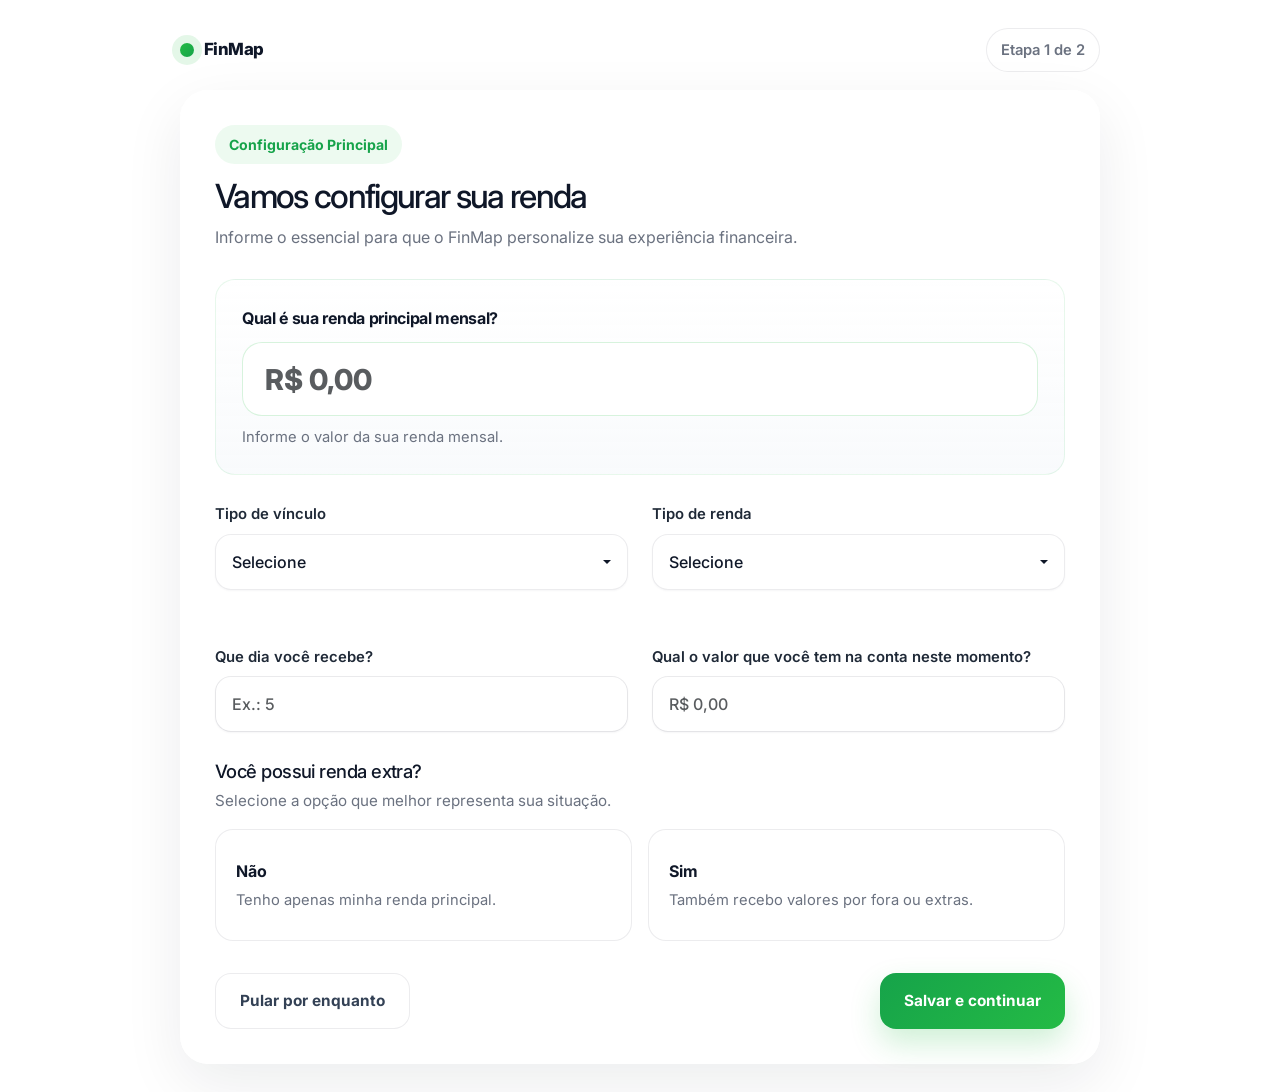
<file: config-renda.html>
<!DOCTYPE html>
<html lang="pt-br">
<head>
  <meta charset="UTF-8">
  <meta name="viewport" content="width=device-width, initial-scale=1.0">
  <title>Configuração de Renda - FinMap</title>

  <link rel="preconnect" href="https://fonts.googleapis.com">
  <link rel="preconnect" href="https://fonts.gstatic.com" crossorigin>
  <link href="https://fonts.googleapis.com/css2?family=Inter:wght@400;500;600;700;800&display=swap" rel="stylesheet">

  <link href="https://cdn.jsdelivr.net/npm/bootstrap@5.3.2/dist/css/bootstrap.min.css" rel="stylesheet">

  <link rel="stylesheet" href="./FinMap_Projeto/css/config-renda.css">
</head>
<body>

  <main class="income-page">
    <section class="income-shell">

      <div class="income-topbar">
        <a href="index.html" class="brand">
          <span class="brand-mark"></span>
          <span class="brand-text">FinMap</span>
        </a>

        <div class="topbar-pill">Etapa 1 de 2</div>
      </div>

      <div class="income-card">
        <div class="income-header">
          <div class="header-badge">Configuração Principal</div>
          <h1>Vamos configurar sua renda</h1>
          <p>
            Informe o essencial para que o FinMap personalize sua experiência financeira.
          </p>
        </div>

        <form id="rendaForm" class="income-form">

          <div class="main-income-block">
            <label for="rendaMensal" class="main-income-label">Qual é sua renda principal mensal?</label>
            <input
              type="text"
              id="rendaMensal"
              name="rendaMensal"
              class="form-control main-income-input money"
              placeholder="R$ 0,00"
            >
            <span class="field-helper">Informe o valor da sua renda mensal.</span>
          </div>

          <div class="row g-4">
            <div class="col-md-6">
              <label class="form-label-custom">Tipo de vínculo</label>

              <div class="dropdown w-100 custom-dropdown">
                <button class="btn dropdown-toggle custom-dropdown-btn w-100" type="button" data-bs-toggle="dropdown">
                  Selecione
                </button>

                <ul class="dropdown-menu w-100 custom-dropdown-menu">
                  <li><a class="dropdown-item" href="#" data-value="clt">CLT</a></li>
                  <li><a class="dropdown-item" href="#" data-value="pj">PJ</a></li>
                  <li><a class="dropdown-item" href="#" data-value="autonomo">Autônomo</a></li>
                  <li><a class="dropdown-item" href="#" data-value="freelancer">Freelancer</a></li>
                  <li><a class="dropdown-item" href="#" data-value="empresario">Empresário</a></li>
                  <li><a class="dropdown-item" href="#" data-value="servidor-publico">Servidor público</a></li>
                  <li><a class="dropdown-item" href="#" data-value="outro">Outro</a></li>
                </ul>

                <input type="hidden" name="tipoRenda" id="tipoRenda">
              </div>
            </div>

            <div class="col-md-6">
              <label class="form-label-custom">Tipo de renda</label>

              <div class="dropdown w-100 custom-dropdown">
                <button class="btn dropdown-toggle custom-dropdown-btn w-100" type="button" data-bs-toggle="dropdown">
                  Selecione
                </button>

                <ul class="dropdown-menu w-100 custom-dropdown-menu">
                  <li><a class="dropdown-item" href="#" data-value="fixa">Fixa</a></li>
                  <li><a class="dropdown-item" href="#" data-value="variavel">Variável</a></li>
                </ul>

                <input type="hidden" name="tipoRecebimento" id="tipoRecebimento">
              </div>
            </div>
          </div>

          <div class="row g-4 mt-1">
            <div class="col-md-6">
              <label for="diaRecebimento" class="form-label-custom">Que dia você recebe?</label>
              <input
                type="number"
                id="diaRecebimento"
                name="diaRecebimento"
                class="form-control custom-input-finmap"
                min="1"
                max="31"
                placeholder="Ex.: 5"
              >
            </div>

            <div class="col-md-6">
              <label for="saldoAtual" class="form-label-custom">Qual o valor que você tem na conta neste momento?</label>
              <input
                type="text"
                id="saldoAtual"
                name="saldoAtual"
                class="form-control custom-input-finmap money"
                placeholder="R$ 0,00"
              >
            </div>
          </div>

          <div class="extra-income-section">
            <div class="section-title-wrap">
              <h2>Você possui renda extra?</h2>
              <span>Selecione a opção que melhor representa sua situação.</span>
            </div>

            <div class="extra-income-cards">
              <label class="choice-card">
                <input type="radio" name="rendaExtra" value="nao">
                <div class="choice-card-content">
                  <strong>Não</strong>
                  <span>Tenho apenas minha renda principal.</span>
                </div>
              </label>

              <label class="choice-card">
                <input type="radio" name="rendaExtra" value="sim">
                <div class="choice-card-content">
                  <strong>Sim</strong>
                  <span>Também recebo valores por fora ou extras.</span>
                </div>
              </label>
            </div>
          </div>

          <div id="extraIncomeFields" class="row g-4 extra-fields d-none">
            <div class="col-md-6">
              <label for="valorExtra" class="form-label-custom">Valor médio da renda extra</label>
              <input
                type="text"
                id="valorExtra"
                name="valorExtra"
                class="form-control custom-input-finmap money"
                placeholder="R$ 0,00"
              >
            </div>

            <div class="col-md-6">
              <label class="form-label-custom">Origem da renda extra</label>

              <div class="dropdown w-100 custom-dropdown">
                <button class="btn dropdown-toggle custom-dropdown-btn w-100" type="button" data-bs-toggle="dropdown">
                  Selecione
                </button>

                <ul class="dropdown-menu w-100 custom-dropdown-menu">
                  <li><a class="dropdown-item" href="#" data-value="freelance">Freelance</a></li>
                  <li><a class="dropdown-item" href="#" data-value="comissoes">Comissões</a></li>
                  <li><a class="dropdown-item" href="#" data-value="investimentos">Investimentos</a></li>
                  <li><a class="dropdown-item" href="#" data-value="vendas">Vendas</a></li>
                  <li><a class="dropdown-item" href="#" data-value="aluguel">Aluguel</a></li>
                  <li><a class="dropdown-item" href="#" data-value="prestacao-servico">Prestação de serviço</a></li>
                  <li><a class="dropdown-item" href="#" data-value="outro">Outro</a></li>
                </ul>

                <input type="hidden" name="origemExtra" id="origemExtra">
              </div>
            </div>
          </div>

          <div class="form-actions">
            <a href="dashboard.html" class="ghost-btn">Pular por enquanto</a>
            <button type="submit" class="primary-btn">Salvar e continuar</button>
          </div>

        </form>
      </div>

    </section>
  </main>

  <script src="https://cdn.jsdelivr.net/npm/bootstrap@5.3.2/dist/js/bootstrap.bundle.min.js"></script>

  <script>
    function formatBRL(value) {
      value = value.replace(/\D/g, "");
      value = (Number(value) / 100).toFixed(2) + "";
      value = value.replace(".", ",");
      value = value.replace(/\B(?=(\d{3})+(?!\d))/g, ".");
      return "R$ " + value;
    }

    function parseBRL(value) {
      if (!value) return 0;
      return Number(
        value
          .replace(/[R$\s]/g, "")
          .replace(/\./g, "")
          .replace(",", ".")
      ) || 0;
    }

    document.querySelectorAll(".money").forEach((input) => {
      input.addEventListener("input", function () {
        this.value = formatBRL(this.value);
      });
    });

    document.querySelectorAll(".custom-dropdown").forEach(dropdown => {
      const button = dropdown.querySelector(".dropdown-toggle");
      const hiddenInput = dropdown.querySelector("input[type='hidden']");
      const items = dropdown.querySelectorAll(".dropdown-item");

      items.forEach(item => {
        item.addEventListener("click", function(e) {
          e.preventDefault();
          button.innerText = this.innerText;
          hiddenInput.value = this.dataset.value;
        });
      });
    });

    const radiosRendaExtra = document.querySelectorAll('input[name="rendaExtra"]');
    const extraFields = document.getElementById("extraIncomeFields");

    radiosRendaExtra.forEach((radio) => {
      radio.addEventListener("change", function () {
        if (this.value === "sim") {
          extraFields.classList.remove("d-none");
        } else {
          extraFields.classList.add("d-none");
          document.getElementById("valorExtra").value = "";
          document.getElementById("origemExtra").value = "";

          const origemBtn = document.querySelector("#origemExtra").closest(".custom-dropdown").querySelector(".dropdown-toggle");
          origemBtn.innerText = "Selecione";
        }
      });
    });

    function preencherDadosSalvos() {
      const dadosSalvos = JSON.parse(localStorage.getItem("finmapConfiguracaoRenda"));

      if (!dadosSalvos) return;

      document.getElementById("rendaMensal").value = dadosSalvos.rendaMensal || "";
      document.getElementById("tipoRenda").value = dadosSalvos.tipoRenda || "";
      document.getElementById("tipoRecebimento").value = dadosSalvos.tipoRecebimento || "";
      document.getElementById("diaRecebimento").value = dadosSalvos.diaRecebimento || "";
      document.getElementById("saldoAtual").value = dadosSalvos.saldoAtual || "";
      document.getElementById("valorExtra").value = dadosSalvos.valorExtra || "";
      document.getElementById("origemExtra").value = dadosSalvos.origemExtra || "";

      if (dadosSalvos.rendaExtra) {
        const radio = document.querySelector(`input[name="rendaExtra"][value="${dadosSalvos.rendaExtra}"]`);
        if (radio) {
          radio.checked = true;

          if (dadosSalvos.rendaExtra === "sim") {
            extraFields.classList.remove("d-none");
          }
        }
      }

      document.querySelectorAll(".custom-dropdown").forEach(dropdown => {
        const button = dropdown.querySelector(".dropdown-toggle");
        const hiddenInput = dropdown.querySelector("input[type='hidden']");
        const selectedItem = dropdown.querySelector(`.dropdown-item[data-value="${hiddenInput.value}"]`);

        if (selectedItem) {
          button.innerText = selectedItem.innerText;
        }
      });
    }

    document.getElementById("rendaForm").addEventListener("submit", function(e){
      e.preventDefault();

      const rendaMensal = document.getElementById("rendaMensal").value.trim();
      const tipoRenda = document.getElementById("tipoRenda").value.trim();
      const tipoRecebimento = document.getElementById("tipoRecebimento").value.trim();
      const diaRecebimento = document.getElementById("diaRecebimento").value.trim();
      const saldoAtual = document.getElementById("saldoAtual").value.trim();
      const rendaExtraSelecionada = document.querySelector('input[name="rendaExtra"]:checked');

      if (!rendaMensal || parseBRL(rendaMensal) <= 0) {
        alert("Informe sua renda principal mensal.");
        return;
      }

      if (!tipoRenda) {
        alert("Selecione o tipo de vínculo.");
        return;
      }

      if (!tipoRecebimento) {
        alert("Selecione o tipo de renda.");
        return;
      }

      if (!diaRecebimento || Number(diaRecebimento) < 1 || Number(diaRecebimento) > 31) {
        alert("Informe um dia de recebimento válido entre 1 e 31.");
        return;
      }

      if (!saldoAtual || parseBRL(saldoAtual) < 0) {
        alert("Informe o valor que você tem na conta neste momento.");
        return;
      }

      if (!rendaExtraSelecionada) {
        alert("Selecione se você possui renda extra.");
        return;
      }

      const rendaExtra = rendaExtraSelecionada.value;
      const valorExtra = document.getElementById("valorExtra").value.trim();
      const origemExtra = document.getElementById("origemExtra").value.trim();

      if (rendaExtra === "sim") {
        if (!valorExtra || parseBRL(valorExtra) <= 0) {
          alert("Informe o valor médio da renda extra.");
          return;
        }

        if (!origemExtra) {
          alert("Selecione a origem da renda extra.");
          return;
        }
      }

      const dadosConfiguracaoRenda = {
        rendaMensal,
        rendaMensalNumero: parseBRL(rendaMensal),
        tipoRenda,
        tipoRecebimento,
        diaRecebimento,
        saldoAtual,
        saldoAtualNumero: parseBRL(saldoAtual),
        rendaExtra,
        valorExtra: rendaExtra === "sim" ? valorExtra : "",
        valorExtraNumero: rendaExtra === "sim" ? parseBRL(valorExtra) : 0,
        origemExtra: rendaExtra === "sim" ? origemExtra : ""
      };

      localStorage.setItem("finmapConfiguracaoRenda", JSON.stringify(dadosConfiguracaoRenda));

      window.location.href = "fonte-dados.html";
    });

    preencherDadosSalvos();
  </script>

</body>
</html>
</file>
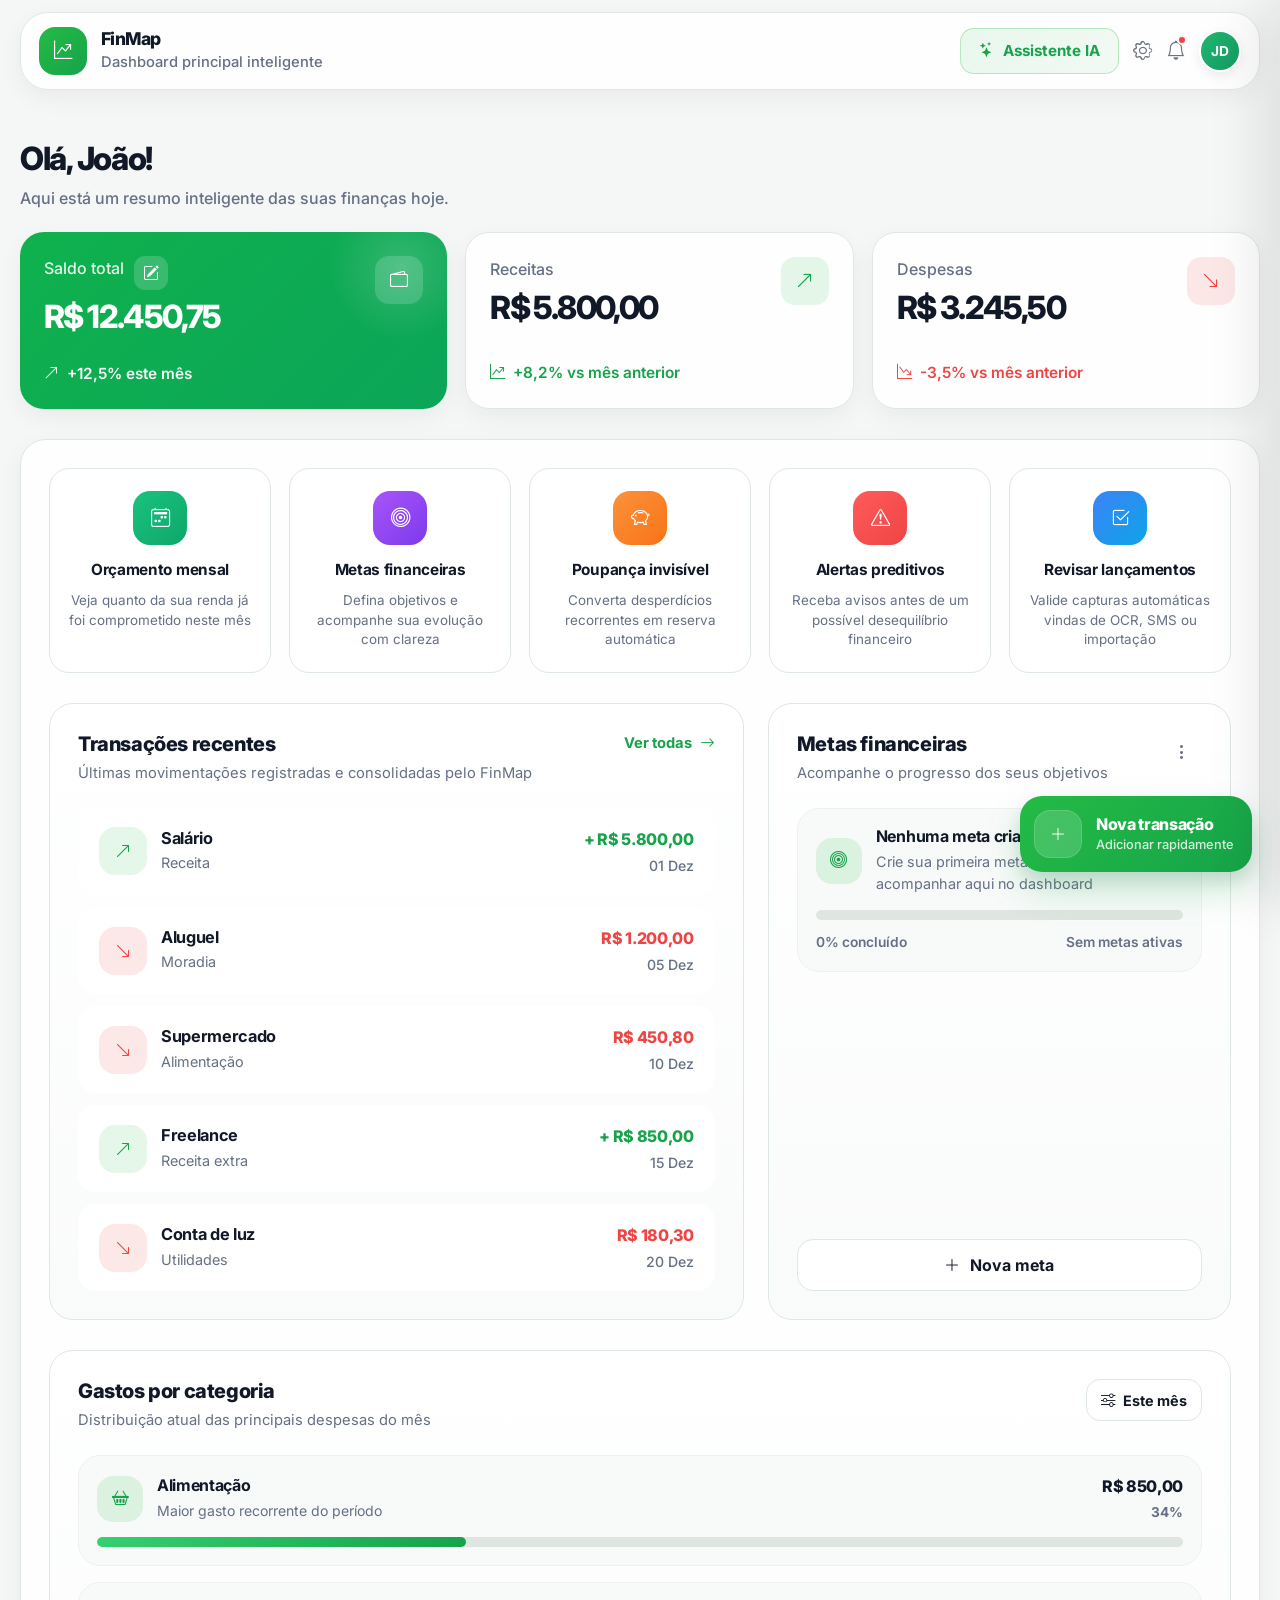
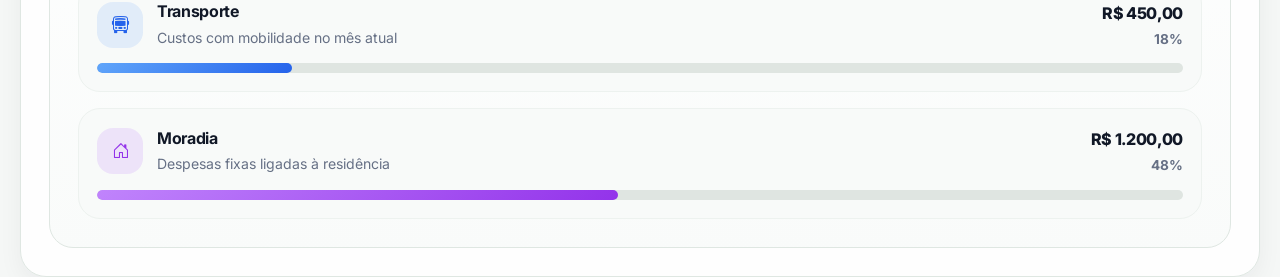
<file: dashboard.html>
<!DOCTYPE html>
<html lang="pt-BR">
<head>
  <meta charset="UTF-8">
  <meta name="viewport" content="width=device-width, initial-scale=1.0">
  <title>FinMap Dashboard</title>

  <link href="https://cdn.jsdelivr.net/npm/bootstrap@5.3.2/dist/css/bootstrap.min.css" rel="stylesheet">
  <link rel="stylesheet" href="https://cdn.jsdelivr.net/npm/bootstrap-icons@1.11.3/font/bootstrap-icons.css">
  <link rel="preconnect" href="https://fonts.googleapis.com">
  <link rel="preconnect" href="https://fonts.gstatic.com" crossorigin>
  <link href="https://fonts.googleapis.com/css2?family=Inter:wght@400;500;600;700;800&display=swap" rel="stylesheet">
  <link rel="stylesheet" href="./FinMap_Projeto/css/dashboard.css">
</head>
<body>

  <header class="topbar">
    <div class="topbar-left">
      <div class="brand">
        <div class="brand-mark">
          <i class="bi bi-graph-up-arrow"></i>
        </div>

        <div class="brand-copy">
          <h1>FinMap</h1>
          <p>Dashboard principal inteligente</p>
        </div>
      </div>
    </div>

    <div class="topbar-right">
      <button class="ai-btn" id="openAiModal" type="button" aria-label="Abrir Assistente IA">
        <i class="bi bi-stars"></i>
        <span>Assistente IA</span>
      </button>

      <button class="icon-plain" id="openSettingsModal" type="button" aria-label="Configurações">
  <i class="bi bi-gear"></i>
</button>

      <button class="icon-plain notification-btn" id="openNotificationsPanel" type="button" aria-label="Notificações">
        <i class="bi bi-bell"></i>
        <span class="notification-dot"></span>
      </button>

      <button class="profile-avatar" type="button" aria-label="Perfil">
        JD
      </button>
    </div>
  </header>

  <section class="finance-overview">
    <div class="overview-header">
      <div class="overview-title-group">
        <h2>Olá, João!</h2>
        <p>Aqui está um resumo inteligente das suas finanças hoje.</p>
      </div>
    </div>

    <div class="overview-cards">
      <article class="finance-card finance-card--highlight">
        <div class="finance-card__top">
          <div class="finance-card__main">
            <div class="finance-card__label-row">
              <span class="finance-card__label">Saldo total</span>

              <button
                class="finance-card__edit-btn"
                id="openBalanceModal"
                type="button"
                aria-label="Editar saldo total"
              >
                <i class="bi bi-pencil-square"></i>
              </button>
            </div>

            <strong class="finance-card__value">R$ 12.450,75</strong>
          </div>

          <div class="finance-card__icon finance-card__icon--glass">
            <i class="bi bi-wallet2"></i>
          </div>
        </div>

        <div class="finance-card__bottom">
          <span class="finance-card__trend finance-card__trend--light">
            <i class="bi bi-arrow-up-right"></i>
            +12,5% este mês
          </span>
        </div>
      </article>

      <article class="finance-card">
        <div class="finance-card__top">
          <div>
            <span class="finance-card__label">Receitas</span>
            <strong class="finance-card__value">R$ 5.800,00</strong>
          </div>

          <div class="finance-card__icon finance-card__icon--green-soft">
            <i class="bi bi-arrow-up-right"></i>
          </div>
        </div>

        <div class="finance-card__bottom">
          <span class="finance-card__trend finance-card__trend--positive">
            <i class="bi bi-graph-up-arrow"></i>
            +8,2% vs mês anterior
          </span>
        </div>
      </article>

      <article class="finance-card">
        <div class="finance-card__top">
          <div>
            <span class="finance-card__label">Despesas</span>
            <strong class="finance-card__value">R$ 3.245,50</strong>
          </div>

          <div class="finance-card__icon finance-card__icon--red-soft">
            <i class="bi bi-arrow-down-right"></i>
          </div>
        </div>

        <div class="finance-card__bottom">
          <span class="finance-card__trend finance-card__trend--negative">
            <i class="bi bi-graph-down-arrow"></i>
            -3,5% vs mês anterior
          </span>
        </div>
      </article>
    </div>
  </section>

  <section class="main-actions">
    <div class="main-actions__grid">
  <article class="action-card action-card--green" data-link-page="./orcamento-mensal.html">
    <div class="action-icon">
      <i class="bi bi-calendar2-week"></i>
    </div>
    <h4>Orçamento mensal</h4>
    <p>Veja quanto da sua renda já foi comprometido neste mês</p>
  </article>

  <article class="action-card action-card--purple" data-link-page="./metas-financeiras.html">
    <div class="action-icon">
      <i class="bi bi-bullseye"></i>
    </div>
    <h4>Metas financeiras</h4>
    <p>Defina objetivos e acompanhe sua evolução com clareza</p>
  </article>

  <article class="action-card action-card--orange" data-link-page="./poupanca-invisivel.html">
    <div class="action-icon">
      <i class="bi bi-piggy-bank"></i>
    </div>
    <h4>Poupança invisível</h4>
    <p>Converta desperdícios recorrentes em reserva automática</p>
  </article>

  <article class="action-card action-card--red" data-link-page="./alertas-preditivos.html">
    <div class="action-icon">
      <i class="bi bi-exclamation-triangle"></i>
    </div>
    <h4>Alertas preditivos</h4>
    <p>Receba avisos antes de um possível desequilíbrio financeiro</p>
  </article>

  <article class="action-card action-card--blue" data-link-page="./revisar-lancamentos.html">
    <div class="action-icon">
      <i class="bi bi-check2-square"></i>
    </div>
    <h4>Revisar lançamentos</h4>
    <p>Valide capturas automáticas vindas de OCR, SMS ou importação</p>
  </article>
</div>

    <div class="dashboard-panels">
      <section class="recent-transactions-panel">
        <div class="recent-transactions-panel__header">
          <div>
            <h3>Transações recentes</h3>
            <p>Últimas movimentações registradas e consolidadas pelo FinMap</p>
          </div>

          <a href="#" class="recent-transactions-panel__link" id="openAllTransactionsModal">
            Ver todas
            <i class="bi bi-arrow-right"></i>
          </a>
        </div>

        <div class="recent-transactions-panel__list">
          <article class="transaction-item">
            <div class="transaction-item__left">
              <div class="transaction-item__icon transaction-item__icon--income">
                <i class="bi bi-arrow-up-right"></i>
              </div>

              <div class="transaction-item__info">
                <h4>Salário</h4>
                <p>Receita</p>
              </div>
            </div>

            <div class="transaction-item__right">
              <strong class="transaction-item__value transaction-item__value--positive">+ R$ 5.800,00</strong>
              <span class="transaction-item__date">01 Dez</span>
            </div>
          </article>

          <article class="transaction-item">
            <div class="transaction-item__left">
              <div class="transaction-item__icon transaction-item__icon--expense">
                <i class="bi bi-arrow-down-right"></i>
              </div>

              <div class="transaction-item__info">
                <h4>Aluguel</h4>
                <p>Moradia</p>
              </div>
            </div>

            <div class="transaction-item__right">
              <strong class="transaction-item__value transaction-item__value--negative">R$ 1.200,00</strong>
              <span class="transaction-item__date">05 Dez</span>
            </div>
          </article>

          <article class="transaction-item">
            <div class="transaction-item__left">
              <div class="transaction-item__icon transaction-item__icon--expense">
                <i class="bi bi-arrow-down-right"></i>
              </div>

              <div class="transaction-item__info">
                <h4>Supermercado</h4>
                <p>Alimentação</p>
              </div>
            </div>

            <div class="transaction-item__right">
              <strong class="transaction-item__value transaction-item__value--negative">R$ 450,80</strong>
              <span class="transaction-item__date">10 Dez</span>
            </div>
          </article>

          <article class="transaction-item">
            <div class="transaction-item__left">
              <div class="transaction-item__icon transaction-item__icon--income">
                <i class="bi bi-arrow-up-right"></i>
              </div>

              <div class="transaction-item__info">
                <h4>Freelance</h4>
                <p>Receita extra</p>
              </div>
            </div>

            <div class="transaction-item__right">
              <strong class="transaction-item__value transaction-item__value--positive">+ R$ 850,00</strong>
              <span class="transaction-item__date">15 Dez</span>
            </div>
          </article>

          <article class="transaction-item">
            <div class="transaction-item__left">
              <div class="transaction-item__icon transaction-item__icon--expense">
                <i class="bi bi-arrow-down-right"></i>
              </div>

              <div class="transaction-item__info">
                <h4>Conta de luz</h4>
                <p>Utilidades</p>
              </div>
            </div>

            <div class="transaction-item__right">
              <strong class="transaction-item__value transaction-item__value--negative">R$ 180,30</strong>
              <span class="transaction-item__date">20 Dez</span>
            </div>
          </article>
        </div>
      </section>

      <section class="financial-goals-panel">
        <div class="financial-goals-panel__header">
          <div>
            <h3>Metas financeiras</h3>
            <p>Acompanhe o progresso dos seus objetivos</p>
          </div>

          <button class="financial-goals-panel__menu" id="openGoalsMenuModal" type="button" aria-label="Mais opções">
            <i class="bi bi-three-dots-vertical"></i>
          </button>
        </div>

        <div class="financial-goals-list" id="dashboardGoalsList">
          <article class="goal-card">
    <div class="goal-card__top">
      <div class="goal-card__left">
        <div class="goal-card__icon goal-card__icon--green">
          <i class="bi bi-shield-check"></i>
        </div>

        <div class="goal-card__info">
          <h4>Reserva de Emergência</h4>
          <p>R$ 8.750 de R$ 15.000</p>
        </div>
      </div>

      <span class="goal-card__badge">58%</span>
    </div>

    <div class="goal-card__progress">
      <div class="goal-card__progress-fill goal-card__progress-fill--green" style="width: 58%;"></div>
    </div>

    <div class="goal-card__bottom">
      <span>58% concluído</span>
      <span>Faltam R$ 6.250</span>
    </div>
          </article>

          <article class="goal-card">
            <div class="goal-card__top">
              <div class="goal-card__left">
                <div class="goal-card__icon goal-card__icon--blue">
                  <i class="bi bi-airplane"></i>
                </div>

                <div class="goal-card__info">
                  <h4>Viagem para Europa</h4>
                  <p>R$ 3.200 de R$ 8.000</p>
                </div>
              </div>

              <span class="goal-card__badge">40%</span>
            </div>

            <div class="goal-card__progress">
              <div class="goal-card__progress-fill goal-card__progress-fill--blue" style="width: 40%;"></div>
            </div>

            <div class="goal-card__bottom">
              <span>40% concluído</span>
              <span>Faltam R$ 4.800</span>
            </div>
          </article>

          <article class="goal-card">
            <div class="goal-card__top">
              <div class="goal-card__left">
                <div class="goal-card__icon goal-card__icon--orange">
                  <i class="bi bi-car-front"></i>
                </div>

                <div class="goal-card__info">
                  <h4>Novo carro</h4>
                  <p>R$ 12.000 de R$ 45.000</p>
                </div>
              </div>

              <span class="goal-card__badge">27%</span>
            </div>

            <div class="goal-card__progress">
              <div class="goal-card__progress-fill goal-card__progress-fill--orange" style="width: 27%;"></div>
            </div>

            <div class="goal-card__bottom">
              <span>27% concluído</span>
              <span>Faltam R$ 33.000</span>
            </div>
          </article>
        </div>

        <button class="new-goal-btn" id="goToGoalsPageBtn" type="button">
          <i class="bi bi-plus-lg"></i>
          Nova meta
        </button>
      </section>
    </div>

    <div class="dashboard-bottom-row">
      <section class="category-expenses-panel">
        <div class="category-expenses-panel__header">
          <div>
            <h3>Gastos por categoria</h3>
            <p>Distribuição atual das principais despesas do mês</p>
          </div>

          <button class="category-expenses-panel__filter" id="openCategoryPeriodModal" type="button">
            <i class="bi bi-sliders"></i>
            <span id="categoryPeriodLabel">Este mês</span>
          </button>
        </div>

        <div class="category-expenses-list">
          <article class="category-expense-card">
            <div class="category-expense-card__top">
              <div class="category-expense-card__left">
                <div class="category-expense-card__icon category-expense-card__icon--green">
                  <i class="bi bi-basket2"></i>
                </div>

                <div class="category-expense-card__info">
                  <h4>Alimentação</h4>
                  <p>Maior gasto recorrente do período</p>
                </div>
              </div>

              <div class="category-expense-card__right">
                <strong>R$ 850</strong>
                <span>34%</span>
              </div>
            </div>

            <div class="category-expense-card__bar">
              <div class="category-expense-card__fill category-expense-card__fill--green" style="width: 34%;"></div>
            </div>
          </article>

          <article class="category-expense-card">
            <div class="category-expense-card__top">
              <div class="category-expense-card__left">
                <div class="category-expense-card__icon category-expense-card__icon--blue">
                  <i class="bi bi-bus-front"></i>
                </div>

                <div class="category-expense-card__info">
                  <h4>Transporte</h4>
                  <p>Custos com mobilidade no mês atual</p>
                </div>
              </div>

              <div class="category-expense-card__right">
                <strong>R$ 450</strong>
                <span>18%</span>
              </div>
            </div>

            <div class="category-expense-card__bar">
              <div class="category-expense-card__fill category-expense-card__fill--blue" style="width: 18%;"></div>
            </div>
          </article>

          <article class="category-expense-card">
            <div class="category-expense-card__top">
              <div class="category-expense-card__left">
                <div class="category-expense-card__icon category-expense-card__icon--purple">
                  <i class="bi bi-house-door"></i>
                </div>

                <div class="category-expense-card__info">
                  <h4>Moradia</h4>
                  <p>Despesas fixas ligadas à residência</p>
                </div>
              </div>

              <div class="category-expense-card__right">
                <strong>R$ 1.200</strong>
                <span>48%</span>
              </div>
            </div>

            <div class="category-expense-card__bar">
              <div class="category-expense-card__fill category-expense-card__fill--purple" style="width: 48%;"></div>
            </div>
          </article>
        </div>
      </section>
    </div>
  </section>

  <button class="floating-transaction-btn" id="openTransactionModal" type="button" aria-label="Adicionar transação">
    <span class="floating-transaction-btn__icon">
      <i class="bi bi-plus-lg"></i>
    </span>
    <span class="floating-transaction-btn__content">
      <strong>Nova transação</strong>
      <small>Adicionar rapidamente</small>
    </span>
  </button>

  <!-- MODAL EDITAR SALDO -->
  <div class="balance-modal-overlay" id="balanceModal">
    <div class="balance-modal">
      <div class="balance-modal__header">
        <div class="balance-modal__title">
          <div class="balance-modal__icon">
            <i class="bi bi-pencil-square"></i>
          </div>
          <div>
            <h3>Editar saldo total</h3>
            <p>Atualize o valor principal exibido no seu dashboard.</p>
          </div>
        </div>

        <button class="balance-modal__close" id="closeBalanceModal" type="button" aria-label="Fechar">
          <i class="bi bi-x-lg"></i>
        </button>
      </div>

      <form class="balance-modal__form" id="balanceForm">
        <label class="balance-modal__field">
          <span>Novo saldo</span>
          <input
            type="text"
            id="saldoEditInput"
            class="finmap-money-input"
            inputmode="numeric"
            placeholder="R$ 0,00"
            autocomplete="off"
          >
        </label>

        <div class="balance-modal__actions">
          <button class="balance-modal__secondary" id="cancelBalanceModal" type="button">Cancelar</button>
          <button class="balance-modal__primary" type="submit">Salvar saldo</button>
        </div>
      </form>
    </div>
  </div>

  <!-- PAINEL DE NOTIFICAÇÕES -->
  <div class="notif-overlay" id="notifOverlay"></div>

  <aside class="notif-panel" id="notifPanel" aria-label="Painel de notificações">
    <div class="notif-panel__header">
      <div>
        <h3>Notificações</h3>
        <p>Alertas, metas e movimentações importantes</p>
      </div>

      <button class="notif-panel__close" id="closeNotificationsPanel" type="button" aria-label="Fechar notificações">
        <i class="bi bi-x-lg"></i>
      </button>
    </div>

    <div class="notif-panel__tabs">
      <button class="notif-tab active" type="button">Todos</button>
      <button class="notif-tab" type="button">Alertas</button>
      <button class="notif-tab" type="button">Metas</button>
      <button class="notif-tab" type="button">Gastos</button>
    </div>

    <div class="notif-panel__list">
      <article class="notif-card notif-card--danger">
        <div class="notif-card__icon">
          <i class="bi bi-exclamation-triangle"></i>
        </div>
        <div class="notif-card__content">
          <h4>Alerta preditivo de orçamento</h4>
          <p>Seu ritmo atual de gastos pode comprometer o fechamento do mês.</p>
          <span>Agora mesmo</span>
        </div>
      </article>

      <article class="notif-card notif-card--success">
        <div class="notif-card__icon">
          <i class="bi bi-bullseye"></i>
        </div>
        <div class="notif-card__content">
          <h4>Meta avançando bem</h4>
          <p>Sua reserva de emergência atingiu 58% do valor planejado.</p>
          <span>Hoje, 09:20</span>
        </div>
      </article>

      <article class="notif-card notif-card--warning">
        <div class="notif-card__icon">
          <i class="bi bi-receipt"></i>
        </div>
        <div class="notif-card__content">
          <h4>Gasto acima da média</h4>
          <p>A categoria alimentação ficou acima da média prevista nesta semana.</p>
          <span>Hoje, 08:05</span>
        </div>
      </article>

      <article class="notif-card notif-card--info">
        <div class="notif-card__icon">
          <i class="bi bi-stars"></i>
        </div>
        <div class="notif-card__content">
          <h4>Sugestão da IA</h4>
          <p>Você pode economizar até R$ 240 ajustando despesas recorrentes.</p>
          <span>Ontem</span>
        </div>
      </article>
    </div>
  </aside>

  <!-- MODAL CENTRALIZADO DA IA -->
  <div class="ai-modal-overlay" id="aiModal">
    <div class="ai-modal">
      <div class="ai-modal__header">
        <div class="ai-modal__title-group">
          <div class="ai-modal__icon">
            <i class="bi bi-stars"></i>
          </div>

          <div>
            <h3>Assistente IA FinMap</h3>
            <p>Análise inteligente, sugestões rápidas e apoio financeiro em tempo real.</p>
          </div>
        </div>

        <button class="ai-modal__close" id="closeAiModal" type="button" aria-label="Fechar assistente IA">
          <i class="bi bi-x-lg"></i>
        </button>
      </div>

      <div class="ai-modal__body">
        <aside class="ai-modal__sidebar">
          <div class="ai-summary-card ai-summary-card--green">
            <div class="ai-summary-card__top">
              <span class="ai-summary-card__label">Análise geral</span>
              <i class="bi bi-activity"></i>
            </div>
            <strong>Saúde financeira estável</strong>
            <p>Seu saldo segue positivo, mas moradia e alimentação concentram grande parte das despesas.</p>
          </div>

          <div class="ai-summary-card ai-summary-card--soft">
            <div class="ai-summary-card__top">
              <span class="ai-summary-card__label">Sugestão principal</span>
              <i class="bi bi-lightbulb"></i>
            </div>
            <strong>Reduzir gastos variáveis</strong>
            <p>Uma redução de 8% nos gastos variáveis pode acelerar sua reserva de emergência.</p>
          </div>

          <div class="ai-shortcuts">
            <button class="ai-shortcut" type="button">Analisar meu mês</button>
            <button class="ai-shortcut" type="button">Onde posso economizar?</button>
            <button class="ai-shortcut" type="button">Revisar minhas metas</button>
            <button class="ai-shortcut" type="button">Criar plano rápido</button>
          </div>
        </aside>

        <section class="ai-chat-area">
          <div class="ai-chat-area__messages">
            <div class="ai-message ai-message--bot">
              <div class="ai-message__bubble">
                Olá, João. Fiz uma leitura geral das suas finanças e identifiquei bons sinais de estabilidade. Quer que eu te mostre onde estão suas melhores oportunidades de economia?
              </div>
            </div>

            <div class="ai-message ai-message--user">
              <div class="ai-message__bubble">
                Sim, quero ver os principais pontos.
              </div>
            </div>

            <div class="ai-message ai-message--bot">
              <div class="ai-message__bubble">
                Perfeito. Hoje seus maiores focos de atenção estão em alimentação, moradia e despesas recorrentes menores que, somadas, têm bastante impacto no mês.
              </div>
            </div>
          </div>

          <form class="ai-chat-area__input">
            <button class="ai-input-action" type="button" aria-label="Anexar">
              <i class="bi bi-plus-lg"></i>
            </button>

            <input type="text" placeholder="Pergunte algo ao Assistente IA">

            <button class="ai-send-btn" type="submit" aria-label="Enviar mensagem">
              <i class="bi bi-send-fill"></i>
            </button>
          </form>
        </section>
      </div>
    </div>
  </div>

  <!-- MODAL DE TRANSAÇÃO -->
  <div class="transaction-modal-overlay" id="transactionModal">
    <div class="transaction-modal">
      <div class="transaction-modal__header">
        <div class="transaction-modal__title-group">
          <div class="transaction-modal__icon">
            <i class="bi bi-plus-lg"></i>
          </div>

          <div>
            <h3>Adicionar Transação</h3>
            <p>Escolha como deseja registrar uma nova movimentação no FinMap</p>
          </div>
        </div>

        <button class="transaction-modal__close" id="closeTransactionModal" type="button" aria-label="Fechar">
          <i class="bi bi-x-lg"></i>
        </button>
      </div>

      <div class="transaction-modal__options">
        <button class="transaction-option-card" type="button">
          <div class="transaction-option-card__icon transaction-option-card__icon--green">
            <i class="bi bi-pencil-square"></i>
          </div>

          <div class="transaction-option-card__content">
            <h4>Adicionar manualmente</h4>
            <p>Preencha os dados da transação de forma personalizada e imediata.</p>
          </div>
        </button>

        <button class="transaction-option-card" type="button">
          <div class="transaction-option-card__icon transaction-option-card__icon--orange">
            <i class="bi bi-file-earmark-arrow-up"></i>
          </div>

          <div class="transaction-option-card__content">
            <h4>Importar arquivo</h4>
            <p>Envie arquivos CSV, OFX ou Excel para importar transações em lote.</p>
          </div>
        </button>

        <button class="transaction-option-card" type="button">
          <div class="transaction-option-card__icon transaction-option-card__icon--purple">
            <i class="bi bi-receipt-cutoff"></i>
          </div>

          <div class="transaction-option-card__content">
            <div class="transaction-option-card__topline">
              <h4>OCR de notas fiscais</h4>
              <span class="transaction-option-card__badge">IA</span>
            </div>
            <p>Escaneie notas fiscais e deixe a inteligência artificial identificar os dados automaticamente.</p>
          </div>
        </button>

        <button class="transaction-option-card" type="button">
          <div class="transaction-option-card__icon transaction-option-card__icon--blue">
            <i class="bi bi-chat-square-text"></i>
          </div>

          <div class="transaction-option-card__content">
            <div class="transaction-option-card__topline">
              <h4>Revisar capturas automáticas</h4>
              <span class="transaction-option-card__badge">SMS</span>
            </div>
            <p>Valide movimentações detectadas automaticamente para manter seus dados consistentes.</p>
          </div>
        </button>
      </div>
    </div>
  </div>

<!-- MODAL CENTRALIZADO DE CONFIGURAÇÕES -->
<div class="settings-modal-overlay" id="settingsModal">
  <div class="settings-modal">
    <div class="settings-modal__header">
      <div class="settings-modal__title-group">
        <div class="settings-modal__icon">
          <i class="bi bi-gear-fill"></i>
        </div>

        <div>
          <h3>Configurações</h3>
          <p>Gerencie alertas, integração bancária, segurança e conta.</p>
        </div>
      </div>

      <button class="settings-modal__close" id="closeSettingsModal" type="button" aria-label="Fechar configurações">
        <i class="bi bi-x-lg"></i>
      </button>
    </div>

    <div class="settings-modal__body">
      <aside class="settings-sidebar">
        <button class="settings-sidebar__item active" type="button" data-target="settings-notifications">
          <span class="settings-sidebar__icon settings-sidebar__icon--yellow">
            <i class="bi bi-bell-fill"></i>
          </span>
          <span class="settings-sidebar__text">Notificações</span>
        </button>

        <button class="settings-sidebar__item" type="button" data-target="settings-bank">
          <span class="settings-sidebar__icon settings-sidebar__icon--blue">
            <i class="bi bi-bank2"></i>
          </span>
          <span class="settings-sidebar__text">API bancária</span>
        </button>

        <button class="settings-sidebar__item" type="button" data-target="settings-security">
          <span class="settings-sidebar__icon settings-sidebar__icon--purple">
            <i class="bi bi-shield-lock-fill"></i>
          </span>
          <span class="settings-sidebar__text">Proteção</span>
        </button>

        <button class="settings-sidebar__item" type="button" data-target="settings-account">
          <span class="settings-sidebar__icon settings-sidebar__icon--red">
            <i class="bi bi-person-circle"></i>
          </span>
          <span class="settings-sidebar__text">Conta</span>
        </button>
      </aside>

      <div class="settings-content">
        <!-- NOTIFICAÇÕES -->
        <section class="settings-group" id="settings-notifications">
          <button class="settings-group__trigger active" type="button">
            <div class="settings-group__trigger-left">
              <span class="settings-group__badge settings-group__badge--yellow">
                <i class="bi bi-bell-fill"></i>
              </span>
              <div>
                <h4>Notificações</h4>
                <p>Alertas mais importantes do sistema</p>
              </div>
            </div>

            <span class="settings-group__arrow">
              <i class="bi bi-chevron-down"></i>
            </span>
          </button>

          <div class="settings-group__content open">
            <div class="settings-list">
              <div class="settings-row">
                <div class="settings-row__info">
                  <h5>Alertas preditivos</h5>
                  <p>Avisos quando houver risco no orçamento.</p>
                </div>
                <label class="switch switch--yellow">
                  <input type="checkbox" checked>
                  <span class="switch-slider"></span>
                </label>
              </div>

              <div class="settings-row">
                <div class="settings-row__info">
                  <h5>Metas financeiras</h5>
                  <p>Notificações de progresso e conclusão.</p>
                </div>
                <label class="switch switch--green">
                  <input type="checkbox" checked>
                  <span class="switch-slider"></span>
                </label>
              </div>

              <div class="settings-row">
                <div class="settings-row__info">
                  <h5>Sugestões da IA</h5>
                  <p>Recomendações rápidas do assistente.</p>
                </div>
                <label class="switch switch--purple">
                  <input type="checkbox" checked>
                  <span class="switch-slider"></span>
                </label>
              </div>
            </div>
          </div>
        </section>

        <!-- API BANCÁRIA -->
        <section class="settings-group" id="settings-bank">
          <button class="settings-group__trigger" type="button">
            <div class="settings-group__trigger-left">
              <span class="settings-group__badge settings-group__badge--blue">
                <i class="bi bi-bank2"></i>
              </span>
              <div>
                <h4>API bancária</h4>
                <p>Conexão e sincronização das contas</p>
              </div>
            </div>

            <span class="settings-group__arrow">
              <i class="bi bi-chevron-down"></i>
            </span>
          </button>

          <div class="settings-group__content">
            <div class="settings-bank-status">
              <div>
                <h5>Banco principal conectado</h5>
                <p>Sincronização automática ativa.</p>
              </div>

              <span class="settings-pill settings-pill--success">Conectado</span>
            </div>

            <div class="settings-list">
              <div class="settings-row">
                <div class="settings-row__info">
                  <h5>Sincronização automática</h5>
                  <p>Atualiza transações e saldo automaticamente.</p>
                </div>
                <label class="switch switch--blue">
                  <input type="checkbox" checked>
                  <span class="switch-slider"></span>
                </label>
              </div>

              <div class="settings-row">
                <div class="settings-row__info">
                  <h5>Atualizar saldo total</h5>
                  <p>Usa os dados da API para atualizar o dashboard.</p>
                </div>
                <label class="switch switch--blue">
                  <input type="checkbox" checked>
                  <span class="switch-slider"></span>
                </label>
              </div>
            </div>

            <div class="settings-actions-row">
              <button class="settings-action-btn settings-action-btn--blue" type="button">
                <i class="bi bi-arrow-repeat"></i>
                Reconectar
              </button>

              <button class="settings-action-btn settings-action-btn--blue-soft" type="button">
                <i class="bi bi-link-45deg"></i>
                Gerenciar contas
              </button>
            </div>
          </div>
        </section>

        <!-- PROTEÇÃO -->
        <section class="settings-group" id="settings-security">
          <button class="settings-group__trigger" type="button">
            <div class="settings-group__trigger-left">
              <span class="settings-group__badge settings-group__badge--purple">
                <i class="bi bi-shield-lock-fill"></i>
              </span>
              <div>
                <h4>Proteção</h4>
                <p>Segurança da conta e dos dados</p>
              </div>
            </div>

            <span class="settings-group__arrow">
              <i class="bi bi-chevron-down"></i>
            </span>
          </button>

          <div class="settings-group__content">
            <div class="settings-list">
              <div class="settings-row">
                <div class="settings-row__info">
                  <h5>Autenticação em duas etapas</h5>
                  <p>Camada extra de segurança no login.</p>
                </div>
                <label class="switch switch--purple">
                  <input type="checkbox" checked>
                  <span class="switch-slider"></span>
                </label>
              </div>

              <div class="settings-row">
                <div class="settings-row__info">
                  <h5>Ocultar valores</h5>
                  <p>Esconde os valores em ambientes públicos.</p>
                </div>
                <label class="switch switch--red">
                  <input type="checkbox">
                  <span class="switch-slider"></span>
                </label>
              </div>
            </div>

            <div class="settings-actions-row">
              <button class="settings-action-btn settings-action-btn--purple" type="button">
                <i class="bi bi-key-fill"></i>
                Alterar senha
              </button>
            </div>
          </div>
        </section>

        <!-- CONTA -->
        <section class="settings-group" id="settings-account">
          <button class="settings-group__trigger" type="button">
            <div class="settings-group__trigger-left">
              <span class="settings-group__badge settings-group__badge--red">
                <i class="bi bi-person-circle"></i>
              </span>
              <div>
                <h4>Conta</h4>
                <p>Dados principais e ações da conta</p>
              </div>
            </div>

            <span class="settings-group__arrow">
              <i class="bi bi-chevron-down"></i>
            </span>
          </button>

          <div class="settings-group__content">
            <div class="settings-account-grid">
              <article class="settings-profile-card">
                <h5>E-mail principal</h5>
                <p>joao@email.com</p>
                <button class="settings-action-btn settings-action-btn--red-soft" type="button">
                  <i class="bi bi-envelope"></i>
                  Alterar e-mail
                </button>
              </article>

              <article class="settings-profile-card settings-profile-card--danger">
                <h5>Excluir conta</h5>
                <p>Essa ação é permanente.</p>
                <button class="settings-action-btn settings-action-btn--danger" type="button">
                  <i class="bi bi-trash3-fill"></i>
                  Excluir conta
                </button>
              </article>
            </div>
          </div>
        </section>
      </div>
    </div>

    <div class="settings-modal__footer">
      <button class="settings-footer-btn settings-footer-btn--secondary" id="cancelSettingsModal" type="button">Cancelar</button>
      <button class="settings-footer-btn settings-footer-btn--primary" type="button">Salvar alterações</button>
    </div>
  </div>
</div>


<!-- MODAL: VER TODAS AS TRANSAÇÕES -->
<div class="dashboard-popout-overlay" id="allTransactionsModal">
  <div class="dashboard-popout dashboard-popout--large">
    <div class="dashboard-popout__header">
      <div class="dashboard-popout__title-group">
        <div class="dashboard-popout__icon dashboard-popout__icon--green">
          <i class="bi bi-clock-history"></i>
        </div>
        <div>
          <h3>Todas as transações recentes</h3>
          <p>Veja o histórico consolidado das últimas movimentações do FinMap.</p>
        </div>
      </div>

      <button class="dashboard-popout__close" id="closeAllTransactionsModal" type="button" aria-label="Fechar">
        <i class="bi bi-x-lg"></i>
      </button>
    </div>

    <div class="dashboard-popout__body">
      <div class="all-transactions-list">
        <article class="transaction-item">
          <div class="transaction-item__left">
            <div class="transaction-item__icon transaction-item__icon--income">
              <i class="bi bi-arrow-up-right"></i>
            </div>
            <div class="transaction-item__info">
              <h4>Salário</h4>
              <p>Receita</p>
            </div>
          </div>
          <div class="transaction-item__right">
            <strong class="transaction-item__value transaction-item__value--positive">+ R$ 5.800,00</strong>
            <span class="transaction-item__date">01 Dez</span>
          </div>
        </article>

        <article class="transaction-item">
          <div class="transaction-item__left">
            <div class="transaction-item__icon transaction-item__icon--expense">
              <i class="bi bi-arrow-down-right"></i>
            </div>
            <div class="transaction-item__info">
              <h4>Aluguel</h4>
              <p>Moradia</p>
            </div>
          </div>
          <div class="transaction-item__right">
            <strong class="transaction-item__value transaction-item__value--negative">R$ 1.200,00</strong>
            <span class="transaction-item__date">05 Dez</span>
          </div>
        </article>

        <article class="transaction-item">
          <div class="transaction-item__left">
            <div class="transaction-item__icon transaction-item__icon--expense">
              <i class="bi bi-arrow-down-right"></i>
            </div>
            <div class="transaction-item__info">
              <h4>Supermercado</h4>
              <p>Alimentação</p>
            </div>
          </div>
          <div class="transaction-item__right">
            <strong class="transaction-item__value transaction-item__value--negative">R$ 450,80</strong>
            <span class="transaction-item__date">10 Dez</span>
          </div>
        </article>

        <article class="transaction-item">
          <div class="transaction-item__left">
            <div class="transaction-item__icon transaction-item__icon--income">
              <i class="bi bi-arrow-up-right"></i>
            </div>
            <div class="transaction-item__info">
              <h4>Freelance</h4>
              <p>Receita extra</p>
            </div>
          </div>
          <div class="transaction-item__right">
            <strong class="transaction-item__value transaction-item__value--positive">+ R$ 850,00</strong>
            <span class="transaction-item__date">15 Dez</span>
          </div>
        </article>

        <article class="transaction-item">
          <div class="transaction-item__left">
            <div class="transaction-item__icon transaction-item__icon--expense">
              <i class="bi bi-arrow-down-right"></i>
            </div>
            <div class="transaction-item__info">
              <h4>Conta de luz</h4>
              <p>Utilidades</p>
            </div>
          </div>
          <div class="transaction-item__right">
            <strong class="transaction-item__value transaction-item__value--negative">R$ 180,30</strong>
            <span class="transaction-item__date">20 Dez</span>
          </div>
        </article>

        <article class="transaction-item">
          <div class="transaction-item__left">
            <div class="transaction-item__icon transaction-item__icon--expense">
              <i class="bi bi-arrow-down-right"></i>
            </div>
            <div class="transaction-item__info">
              <h4>Internet</h4>
              <p>Utilidades</p>
            </div>
          </div>
          <div class="transaction-item__right">
            <strong class="transaction-item__value transaction-item__value--negative">R$ 119,90</strong>
            <span class="transaction-item__date">22 Dez</span>
          </div>
        </article>
      </div>
    </div>
  </div>
</div>

<!-- MODAL: MENU DE METAS -->
<div class="dashboard-popout-overlay" id="goalsMenuModal">
  <div class="dashboard-popout dashboard-popout--small">
    <div class="dashboard-popout__header">
      <div class="dashboard-popout__title-group">
        <div class="dashboard-popout__icon dashboard-popout__icon--purple">
          <i class="bi bi-bullseye"></i>
        </div>
        <div>
          <h3>Opções de metas</h3>
          <p>Ações rápidas para gerenciar seus objetivos.</p>
        </div>
      </div>

      <button class="dashboard-popout__close" id="closeGoalsMenuModal" type="button" aria-label="Fechar">
        <i class="bi bi-x-lg"></i>
      </button>
    </div>

    <div class="dashboard-popout__body">
      <div class="dashboard-menu-list">
        <button class="dashboard-menu-item" id="goToGoalsPageFromMenu" type="button">
          <i class="bi bi-box-arrow-up-right"></i>
          <span>Ver tela completa de metas</span>
        </button>

        <button class="dashboard-menu-item" id="goToGoalsCreateFromMenu" type="button">
          <i class="bi bi-plus-circle"></i>
          <span>Criar nova meta</span>
        </button>

        <button class="dashboard-menu-item" id="refreshGoalsDashboardBtn" type="button">
          <i class="bi bi-arrow-repeat"></i>
          <span>Atualizar metas no dashboard</span>
        </button>
      </div>
    </div>
  </div>
</div>

<!-- MODAL: FILTRO DE PERÍODO DE CATEGORIAS -->
<div class="dashboard-popout-overlay" id="categoryPeriodModal">
  <div class="dashboard-popout dashboard-popout--small">
    <div class="dashboard-popout__header">
      <div class="dashboard-popout__title-group">
        <div class="dashboard-popout__icon dashboard-popout__icon--blue">
          <i class="bi bi-sliders"></i>
        </div>
        <div>
          <h3>Período de categorias</h3>
          <p>Escolha o intervalo para visualizar os gastos por categoria.</p>
        </div>
      </div>

      <button class="dashboard-popout__close" id="closeCategoryPeriodModal" type="button" aria-label="Fechar">
        <i class="bi bi-x-lg"></i>
      </button>
    </div>

    <div class="dashboard-popout__body">
      <div class="dashboard-period-list">
        <button class="dashboard-period-option active" type="button" data-period="this-month">Este mês</button>
        <button class="dashboard-period-option" type="button" data-period="last-30">Últimos 30 dias</button>
        <button class="dashboard-period-option" type="button" data-period="last-month">Último mês</button>
        <button class="dashboard-period-option" type="button" data-period="last-3-months">Últimos 3 meses</button>
      </div>
    </div>
  </div>
</div>


 <script>
  const body = document.body;

  const openTransactionModal = document.getElementById("openTransactionModal");
  const closeTransactionModal = document.getElementById("closeTransactionModal");
  const transactionModal = document.getElementById("transactionModal");

  const openBalanceModal = document.getElementById("openBalanceModal");
  const closeBalanceModal = document.getElementById("closeBalanceModal");
  const cancelBalanceModal = document.getElementById("cancelBalanceModal");
  const balanceModal = document.getElementById("balanceModal");

  const openNotificationsPanel = document.getElementById("openNotificationsPanel");
  const closeNotificationsPanel = document.getElementById("closeNotificationsPanel");
  const notifPanel = document.getElementById("notifPanel");
  const notifOverlay = document.getElementById("notifOverlay");

  const openAiModalBtn = document.getElementById("openAiModal");
  const closeAiModalBtn = document.getElementById("closeAiModal");
  const aiModal = document.getElementById("aiModal");

  const openSettingsModal = document.getElementById("openSettingsModal");
  const closeSettingsModal = document.getElementById("closeSettingsModal");
  const cancelSettingsModal = document.getElementById("cancelSettingsModal");
  const settingsModal = document.getElementById("settingsModal");

  const settingsSidebarItems = document.querySelectorAll(".settings-sidebar__item");
  const settingsGroups = document.querySelectorAll(".settings-group");
  const settingsTriggers = document.querySelectorAll(".settings-group__trigger");

  const openAllTransactionsModal = document.getElementById("openAllTransactionsModal");
  const closeAllTransactionsModal = document.getElementById("closeAllTransactionsModal");
  const allTransactionsModal = document.getElementById("allTransactionsModal");

  const openGoalsMenuModal = document.getElementById("openGoalsMenuModal");
  const closeGoalsMenuModal = document.getElementById("closeGoalsMenuModal");
  const goalsMenuModal = document.getElementById("goalsMenuModal");

  const openCategoryPeriodModal = document.getElementById("openCategoryPeriodModal");
  const closeCategoryPeriodModal = document.getElementById("closeCategoryPeriodModal");
  const categoryPeriodModal = document.getElementById("categoryPeriodModal");

  const goToGoalsPageBtn = document.getElementById("goToGoalsPageBtn");
  const goToGoalsPageFromMenu = document.getElementById("goToGoalsPageFromMenu");
  const goToGoalsCreateFromMenu = document.getElementById("goToGoalsCreateFromMenu");
  const refreshGoalsDashboardBtn = document.getElementById("refreshGoalsDashboardBtn");

  const dashboardGoalsList = document.getElementById("dashboardGoalsList");
  const categoryPeriodLabel = document.getElementById("categoryPeriodLabel");

  const categoryData = {
    "this-month": {
      label: "Este mês",
      items: [
        { name: "Alimentação", desc: "Maior gasto recorrente do período", value: 850, percent: 34, color: "green", icon: "basket2" },
        { name: "Transporte", desc: "Custos com mobilidade no mês atual", value: 450, percent: 18, color: "blue", icon: "bus-front" },
        { name: "Moradia", desc: "Despesas fixas ligadas à residência", value: 1200, percent: 48, color: "purple", icon: "house-door" }
      ]
    },
    "last-30": {
      label: "Últimos 30 dias",
      items: [
        { name: "Alimentação", desc: "Consumo recorrente do período recente", value: 980, percent: 32, color: "green", icon: "basket2" },
        { name: "Transporte", desc: "Custos de deslocamento acumulados", value: 620, percent: 20, color: "blue", icon: "bus-front" },
        { name: "Moradia", desc: "Despesas fixas da casa", value: 1460, percent: 48, color: "purple", icon: "house-door" }
      ]
    },
    "last-month": {
      label: "Último mês",
      items: [
        { name: "Alimentação", desc: "Gasto médio do último mês fechado", value: 790, percent: 30, color: "green", icon: "basket2" },
        { name: "Transporte", desc: "Mobilidade do mês anterior", value: 500, percent: 19, color: "blue", icon: "bus-front" },
        { name: "Moradia", desc: "Custos fixos do último mês", value: 1320, percent: 51, color: "purple", icon: "house-door" }
      ]
    },
    "last-3-months": {
      label: "Últimos 3 meses",
      items: [
        { name: "Alimentação", desc: "Média acumulada do trimestre", value: 2410, percent: 31, color: "green", icon: "basket2" },
        { name: "Transporte", desc: "Deslocamentos do trimestre", value: 1590, percent: 20, color: "blue", icon: "bus-front" },
        { name: "Moradia", desc: "Despesas residenciais acumuladas", value: 3800, percent: 49, color: "purple", icon: "house-door" }
      ]
    }
  };

  function hasClassSafe(element, className) {
    return element && element.classList.contains(className);
  }

  function lockBody() {
    body.style.overflow = "hidden";
  }

  function unlockBody() {
    const hasOpenModal =
      hasClassSafe(transactionModal, "active") ||
      hasClassSafe(balanceModal, "active") ||
      hasClassSafe(notifPanel, "active") ||
      hasClassSafe(aiModal, "active") ||
      hasClassSafe(settingsModal, "active") ||
      hasClassSafe(allTransactionsModal, "active") ||
      hasClassSafe(goalsMenuModal, "active") ||
      hasClassSafe(categoryPeriodModal, "active");

    body.style.overflow = hasOpenModal ? "hidden" : "";
  }

  function openModal(modal) {
    if (!modal) return;
    modal.classList.add("active");
    lockBody();
  }

  function closeModal(modal) {
    if (!modal) return;
    modal.classList.remove("active");
    unlockBody();
  }

  function openNotifications() {
    if (!notifPanel || !notifOverlay) return;
    notifPanel.classList.add("active");
    notifOverlay.classList.add("active");
    lockBody();
  }

  function closeNotifications() {
    if (notifPanel) notifPanel.classList.remove("active");
    if (notifOverlay) notifOverlay.classList.remove("active");
    unlockBody();
  }

  function closeAllSettingsSections() {
    settingsGroups.forEach((group) => {
      const trigger = group.querySelector(".settings-group__trigger");
      const content = group.querySelector(".settings-group__content");
      if (trigger) trigger.classList.remove("active");
      if (content) content.classList.remove("open");
    });
  }

  function activateSidebarItemById(groupId) {
    settingsSidebarItems.forEach((item) => {
      item.classList.toggle("active", item.getAttribute("data-target") === groupId);
    });
  }

  function openSettingsSection(groupId, scrollToSection = true) {
    const targetSection = document.getElementById(groupId);
    if (!targetSection) return;

    closeAllSettingsSections();

    const trigger = targetSection.querySelector(".settings-group__trigger");
    const content = targetSection.querySelector(".settings-group__content");

    if (trigger) trigger.classList.add("active");
    if (content) content.classList.add("open");

    activateSidebarItemById(groupId);

    if (scrollToSection) {
      targetSection.scrollIntoView({
        behavior: "smooth",
        block: "start"
      });
    }
  }

  function formatBRL(value) {
    return value.toLocaleString("pt-BR", {
      style: "currency",
      currency: "BRL"
    });
  }

  function getGoalColorClass(color) {
    return {
      green: "green",
      blue: "blue",
      orange: "orange",
      purple: "purple"
    }[color] || "green";
  }

  function renderDashboardGoals() {
    if (!dashboardGoalsList) return;

    const savedGoals = JSON.parse(localStorage.getItem("finmap_goals")) || [];

    if (!savedGoals.length) {
      dashboardGoalsList.innerHTML = `
        <article class="goal-card">
          <div class="goal-card__top">
            <div class="goal-card__left">
              <div class="goal-card__icon goal-card__icon--green">
                <i class="bi bi-bullseye"></i>
              </div>
              <div class="goal-card__info">
                <h4>Nenhuma meta criada</h4>
                <p>Crie sua primeira meta para acompanhar aqui no dashboard</p>
              </div>
            </div>
            <span class="goal-card__badge">0%</span>
          </div>
          <div class="goal-card__progress">
            <div class="goal-card__progress-fill goal-card__progress-fill--green" style="width: 0%;"></div>
          </div>
          <div class="goal-card__bottom">
            <span>0% concluído</span>
            <span>Sem metas ativas</span>
          </div>
        </article>
      `;
      return;
    }

    const topGoals = savedGoals.slice(0, 3);

    dashboardGoalsList.innerHTML = topGoals.map((goal) => {
      const target = Number(goal.target) || 0;
      const saved = Number(goal.saved) || 0;
      const percent = target > 0 ? Math.min((saved / target) * 100, 100) : 0;
      const remaining = Math.max(target - saved, 0);
      const color = getGoalColorClass(goal.color);

      return `
        <article class="goal-card">
          <div class="goal-card__top">
            <div class="goal-card__left">
              <div class="goal-card__icon goal-card__icon--${color}">
                <i class="bi bi-${goal.icon || "bullseye"}"></i>
              </div>
              <div class="goal-card__info">
                <h4>${goal.name}</h4>
                <p>${formatBRL(saved)} de ${formatBRL(target)}</p>
              </div>
            </div>

            <span class="goal-card__badge">${Math.round(percent)}%</span>
          </div>

          <div class="goal-card__progress">
            <div class="goal-card__progress-fill goal-card__progress-fill--${color}" style="width: ${percent}%;"></div>
          </div>

          <div class="goal-card__bottom">
            <span>${Math.round(percent)}% concluído</span>
            <span>Faltam ${formatBRL(remaining)}</span>
          </div>
        </article>
      `;
    }).join("");
  }

  function renderCategoryExpenses(periodKey) {
    const panelList = document.querySelector(".category-expenses-list");
    const data = categoryData[periodKey];
    if (!panelList || !data) return;

    categoryPeriodLabel.textContent = data.label;

    panelList.innerHTML = data.items.map((item) => `
      <article class="category-expense-card">
        <div class="category-expense-card__top">
          <div class="category-expense-card__left">
            <div class="category-expense-card__icon category-expense-card__icon--${item.color}">
              <i class="bi bi-${item.icon}"></i>
            </div>
            <div class="category-expense-card__info">
              <h4>${item.name}</h4>
              <p>${item.desc}</p>
            </div>
          </div>

          <div class="category-expense-card__right">
            <strong>${formatBRL(item.value)}</strong>
            <span>${item.percent}%</span>
          </div>
        </div>

        <div class="category-expense-card__bar">
          <div class="category-expense-card__fill category-expense-card__fill--${item.color}" style="width: ${item.percent}%;"></div>
        </div>
      </article>
    `).join("");

    document.querySelectorAll(".dashboard-period-option").forEach((btn) => {
      btn.classList.toggle("active", btn.getAttribute("data-period") === periodKey);
    });
  }

  document.querySelectorAll("[data-link-page]").forEach((card) => {
    card.addEventListener("click", () => {
      const page = card.getAttribute("data-link-page");
      if (page) window.location.href = page;
    });
  });

  if (goToGoalsPageBtn) {
    goToGoalsPageBtn.addEventListener("click", () => {
      window.location.href = "./metas-financeiras.html";
    });
  }

  if (goToGoalsPageFromMenu) {
    goToGoalsPageFromMenu.addEventListener("click", () => {
      window.location.href = "./metas-financeiras.html";
    });
  }

  if (goToGoalsCreateFromMenu) {
    goToGoalsCreateFromMenu.addEventListener("click", () => {
      window.location.href = "./metas-financeiras.html";
    });
  }

  if (refreshGoalsDashboardBtn) {
    refreshGoalsDashboardBtn.addEventListener("click", () => {
      renderDashboardGoals();
      closeModal(goalsMenuModal);
    });
  }

  if (openTransactionModal) {
    openTransactionModal.addEventListener("click", () => openModal(transactionModal));
  }

  if (closeTransactionModal) {
    closeTransactionModal.addEventListener("click", () => closeModal(transactionModal));
  }

  if (transactionModal) {
    transactionModal.addEventListener("click", (e) => {
      if (e.target === transactionModal) closeModal(transactionModal);
    });
  }


  if (closeBalanceModal) {
    closeBalanceModal.addEventListener("click", () => closeModal(balanceModal));
  }

  if (cancelBalanceModal) {
    cancelBalanceModal.addEventListener("click", () => closeModal(balanceModal));
  }

  if (balanceModal) {
    balanceModal.addEventListener("click", (e) => {
      if (e.target === balanceModal) closeModal(balanceModal);
    });
  }

  if (openNotificationsPanel) {
    openNotificationsPanel.addEventListener("click", openNotifications);
  }

  if (closeNotificationsPanel) {
    closeNotificationsPanel.addEventListener("click", closeNotifications);
  }

  if (notifOverlay) {
    notifOverlay.addEventListener("click", closeNotifications);
  }

  if (openAiModalBtn) {
    openAiModalBtn.addEventListener("click", () => openModal(aiModal));
  }

  if (closeAiModalBtn) {
    closeAiModalBtn.addEventListener("click", () => closeModal(aiModal));
  }

  if (aiModal) {
    aiModal.addEventListener("click", (e) => {
      if (e.target === aiModal) closeModal(aiModal);
    });
  }

  if (openSettingsModal) {
    openSettingsModal.addEventListener("click", () => {
      openModal(settingsModal);
      openSettingsSection("settings-notifications", false);
    });
  }

  if (closeSettingsModal) {
    closeSettingsModal.addEventListener("click", () => closeModal(settingsModal));
  }

  if (cancelSettingsModal) {
    cancelSettingsModal.addEventListener("click", () => closeModal(settingsModal));
  }

  if (settingsModal) {
    settingsModal.addEventListener("click", (e) => {
      if (e.target === settingsModal) closeModal(settingsModal);
    });
  }

  settingsSidebarItems.forEach((item) => {
    item.addEventListener("click", () => {
      const targetId = item.getAttribute("data-target");
      if (!targetId) return;
      openSettingsSection(targetId, true);
    });
  });

  settingsTriggers.forEach((trigger) => {
    trigger.addEventListener("click", () => {
      const group = trigger.closest(".settings-group");
      const content = trigger.nextElementSibling;
      if (!group || !content) return;

      const groupId = group.getAttribute("id");
      const isOpen = trigger.classList.contains("active");

      closeAllSettingsSections();

      if (!isOpen) {
        trigger.classList.add("active");
        content.classList.add("open");
        activateSidebarItemById(groupId);
      } else {
        settingsSidebarItems.forEach((item) => item.classList.remove("active"));
      }
    });
  });

  if (openAllTransactionsModal) {
    openAllTransactionsModal.addEventListener("click", (e) => {
      e.preventDefault();
      openModal(allTransactionsModal);
    });
  }

  if (closeAllTransactionsModal) {
    closeAllTransactionsModal.addEventListener("click", () => closeModal(allTransactionsModal));
  }

  if (allTransactionsModal) {
    allTransactionsModal.addEventListener("click", (e) => {
      if (e.target === allTransactionsModal) closeModal(allTransactionsModal);
    });
  }

  if (openGoalsMenuModal) {
    openGoalsMenuModal.addEventListener("click", () => openModal(goalsMenuModal));
  }

  if (closeGoalsMenuModal) {
    closeGoalsMenuModal.addEventListener("click", () => closeModal(goalsMenuModal));
  }

  if (goalsMenuModal) {
    goalsMenuModal.addEventListener("click", (e) => {
      if (e.target === goalsMenuModal) closeModal(goalsMenuModal);
    });
  }

  if (openCategoryPeriodModal) {
    openCategoryPeriodModal.addEventListener("click", () => openModal(categoryPeriodModal));
  }

  if (closeCategoryPeriodModal) {
    closeCategoryPeriodModal.addEventListener("click", () => closeModal(categoryPeriodModal));
  }

  if (categoryPeriodModal) {
    categoryPeriodModal.addEventListener("click", (e) => {
      if (e.target === categoryPeriodModal) closeModal(categoryPeriodModal);
    });
  }

  document.querySelectorAll(".dashboard-period-option").forEach((button) => {
    button.addEventListener("click", () => {
      const period = button.getAttribute("data-period");
      renderCategoryExpenses(period);
      closeModal(categoryPeriodModal);
    });
  });

  document.addEventListener("keydown", (e) => {
    if (e.key === "Escape") {
      closeModal(transactionModal);
      closeModal(balanceModal);
      closeModal(aiModal);
      closeModal(settingsModal);
      closeModal(allTransactionsModal);
      closeModal(goalsMenuModal);
      closeModal(categoryPeriodModal);
      closeNotifications();
    }
  });

  window.addEventListener("storage", (e) => {
    if (e.key === "finmap_goals") {
      renderDashboardGoals();
    }
  });


  const saldoCardValue = document.querySelector(".finance-card--highlight .finance-card__value");
  const balanceForm = document.getElementById("balanceForm");
  const saldoEditInput = document.getElementById("saldoEditInput");

  function getDigitsOnly(value) {
    return String(value || "").replace(/\D/g, "");
  }

  function formatCurrencyBRL(value) {
    const digits = getDigitsOnly(value);
    const amount = digits ? Number(digits) / 100 : 0;
    return amount.toLocaleString("pt-BR", {
      style: "currency",
      currency: "BRL"
    });
  }

  function getStoredBalance() {
    return localStorage.getItem("finmapSaldoTotal");
  }

  function setStoredBalance(value) {
    localStorage.setItem("finmapSaldoTotal", value);
  }

  function applyBalanceToCard(value) {
    if (saldoCardValue) {
      saldoCardValue.textContent = formatCurrencyBRL(value);
    }
  }

  function syncBalanceFromStorage() {
    const stored = getStoredBalance();
    if (stored) {
      applyBalanceToCard(stored);
    }
  }

  if (openBalanceModal) {
    openBalanceModal.addEventListener("click", () => {
      const currentValue = getStoredBalance() || (saldoCardValue ? saldoCardValue.textContent : "R$ 0,00");
      if (saldoEditInput) {
        saldoEditInput.value = formatCurrencyBRL(currentValue);
      }
      openModal(balanceModal);
      setTimeout(() => {
        if (saldoEditInput) {
          saldoEditInput.focus();
          const length = saldoEditInput.value.length;
          saldoEditInput.setSelectionRange(length, length);
        }
      }, 60);
    });
  }

  if (saldoEditInput) {
    saldoEditInput.addEventListener("input", () => {
      saldoEditInput.value = formatCurrencyBRL(saldoEditInput.value);
    });

    saldoEditInput.addEventListener("focus", () => {
      saldoEditInput.value = formatCurrencyBRL(saldoEditInput.value);
    });
  }

  if (balanceForm) {
    balanceForm.addEventListener("submit", (e) => {
      e.preventDefault();
      const formatted = formatCurrencyBRL(saldoEditInput ? saldoEditInput.value : "0");
      setStoredBalance(formatted);
      applyBalanceToCard(formatted);
      closeModal(balanceModal);
    });
  }

  syncBalanceFromStorage();

  renderDashboardGoals();
  renderCategoryExpenses("this-month");
</script>




</body>
</html>
</file>
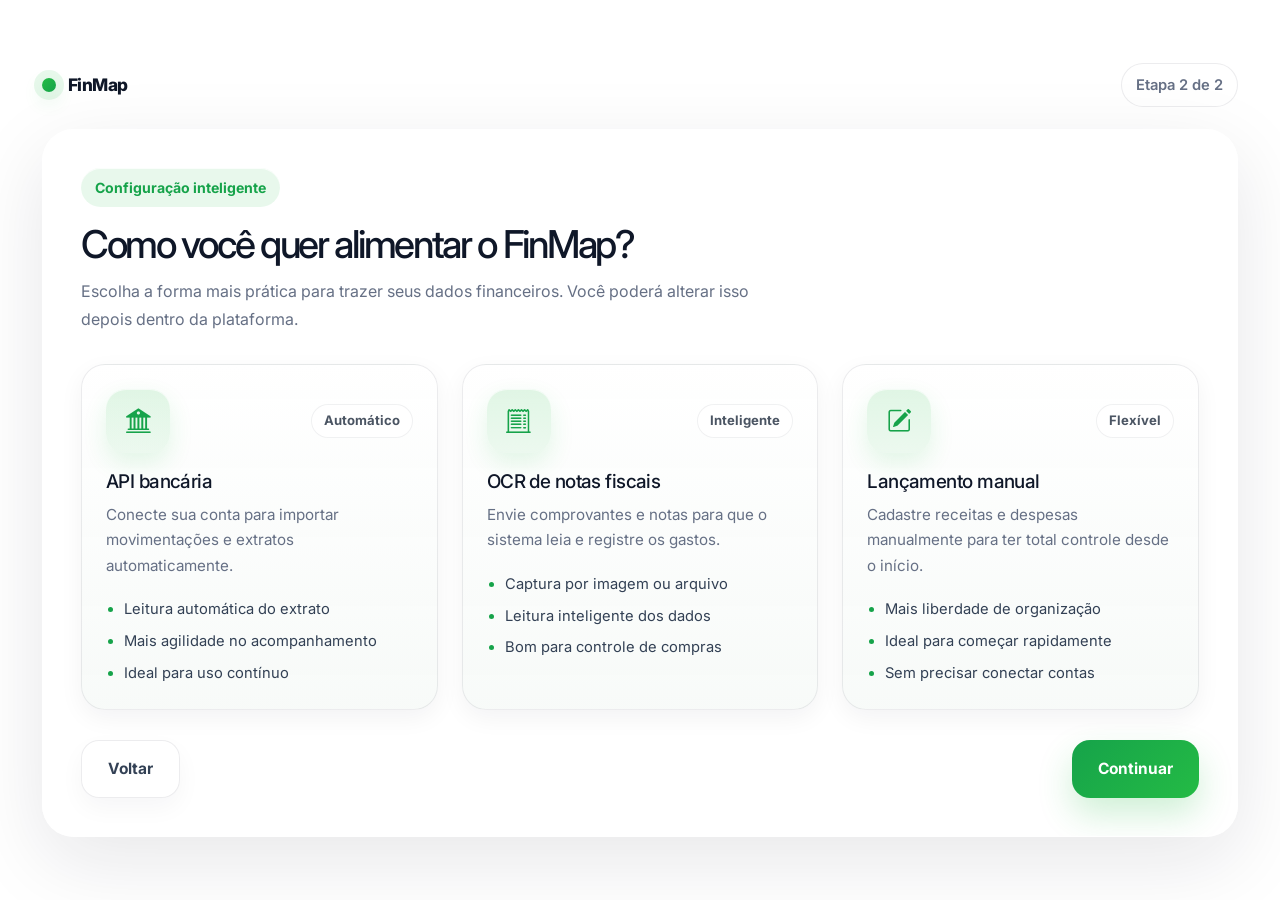
<file: fonte-dados.html>
<!DOCTYPE html>
<html lang="pt-br">
<head>
  <meta charset="UTF-8">
  <meta name="viewport" content="width=device-width, initial-scale=1.0">
  <title>Origem dos Dados - FinMap</title>

  <link rel="preconnect" href="https://fonts.googleapis.com">
  <link rel="preconnect" href="https://fonts.gstatic.com" crossorigin>
  <link href="https://fonts.googleapis.com/css2?family=Inter:wght@400;500;600;700;800&display=swap" rel="stylesheet">

  <link href="https://cdn.jsdelivr.net/npm/bootstrap@5.3.2/dist/css/bootstrap.min.css" rel="stylesheet">
  <link rel="stylesheet" href="https://cdn.jsdelivr.net/npm/bootstrap-icons@1.11.3/font/bootstrap-icons.css">

  <link rel="stylesheet" href="./FinMap_Projeto/css/fonte-dados.css">
</head>
<body>

  <main class="data-source-page">
    <section class="data-source-shell container">

      <div class="topbar">
        <a href="index.html" class="brand">
          <span class="brand-mark"></span>
          <span class="brand-text">FinMap</span>
        </a>

        <div class="step-pill">Etapa 2 de 2</div>
      </div>

      <div class="hero-card">
        <div class="hero-glow hero-glow-1"></div>
        <div class="hero-glow hero-glow-2"></div>

        <div class="hero-content">
          <span class="mini-badge">Configuração inteligente</span>
          <h1>Como você quer alimentar o FinMap?</h1>
          <p>
            Escolha a forma mais prática para trazer seus dados financeiros.
            Você poderá alterar isso depois dentro da plataforma.
          </p>
        </div>

        <form id="fonteDadosForm">
          <div class="row g-4 cards-grid">

            <div class="col-12 col-lg-4">
              <label class="option-card w-100">
                <input type="radio" name="fonteDados" value="api-bancaria">

                <div class="option-card-content">
                  <div class="option-top">
                    <div class="option-icon">
                      <i class="bi bi-bank2"></i>
                    </div>
                    <span class="option-tag">Automático</span>
                  </div>

                  <div class="option-text">
                    <h3>API bancária</h3>
                    <p>
                      Conecte sua conta para importar movimentações e extratos automaticamente.
                    </p>
                  </div>

                  <ul class="option-list">
                    <li>Leitura automática do extrato</li>
                    <li>Mais agilidade no acompanhamento</li>
                    <li>Ideal para uso contínuo</li>
                  </ul>
                </div>
              </label>
            </div>

            <div class="col-12 col-lg-4">
              <label class="option-card w-100">
                <input type="radio" name="fonteDados" value="ocr-notas">

                <div class="option-card-content">
                  <div class="option-top">
                    <div class="option-icon">
                      <i class="bi bi-receipt-cutoff"></i>
                    </div>
                    <span class="option-tag">Inteligente</span>
                  </div>

                  <div class="option-text">
                    <h3>OCR de notas fiscais</h3>
                    <p>
                      Envie comprovantes e notas para que o sistema leia e registre os gastos.
                    </p>
                  </div>

                  <ul class="option-list">
                    <li>Captura por imagem ou arquivo</li>
                    <li>Leitura inteligente dos dados</li>
                    <li>Bom para controle de compras</li>
                  </ul>
                </div>
              </label>
            </div>

            <div class="col-12 col-lg-4">
              <label class="option-card w-100">
                <input type="radio" name="fonteDados" value="manual">

                <div class="option-card-content">
                  <div class="option-top">
                    <div class="option-icon">
                      <i class="bi bi-pencil-square"></i>
                    </div>
                    <span class="option-tag">Flexível</span>
                  </div>

                  <div class="option-text">
                    <h3>Lançamento manual</h3>
                    <p>
                      Cadastre receitas e despesas manualmente para ter total controle desde o início.
                    </p>
                  </div>

                  <ul class="option-list">
                    <li>Mais liberdade de organização</li>
                    <li>Ideal para começar rapidamente</li>
                    <li>Sem precisar conectar contas</li>
                  </ul>
                </div>
              </label>
            </div>

          </div>

          <div id="selectedInfo" class="selected-info d-none">
            <div class="selected-info-box">
              <strong>Opção selecionada:</strong>
              <span id="selectedLabel">—</span>
            </div>
          </div>

          <div class="actions">
            <a href="config-renda.html" class="ghost-btn">Voltar</a>
            <button type="submit" class="primary-btn">Continuar</button>
          </div>
        </form>
      </div>

    </section>
  </main>

  <script>
    const radios = document.querySelectorAll('input[name="fonteDados"]');
    const selectedInfo = document.getElementById("selectedInfo");
    const selectedLabel = document.getElementById("selectedLabel");

    const labels = {
      "api-bancaria": "API bancária",
      "ocr-notas": "OCR de notas fiscais",
      "manual": "Lançamento manual"
    };

    radios.forEach((radio) => {
      radio.addEventListener("change", function () {
        selectedInfo.classList.remove("d-none");
        selectedLabel.textContent = labels[this.value];
      });
    });

    document.getElementById("fonteDadosForm").addEventListener("submit", function (e) {
      e.preventDefault();

      const selected = document.querySelector('input[name="fonteDados"]:checked');

      if (!selected) {
        alert("Selecione uma opção para continuar.");
        return;
      }

      window.location.href = "dashboard.html";
    });
  </script>

</body>
</html>
</file>
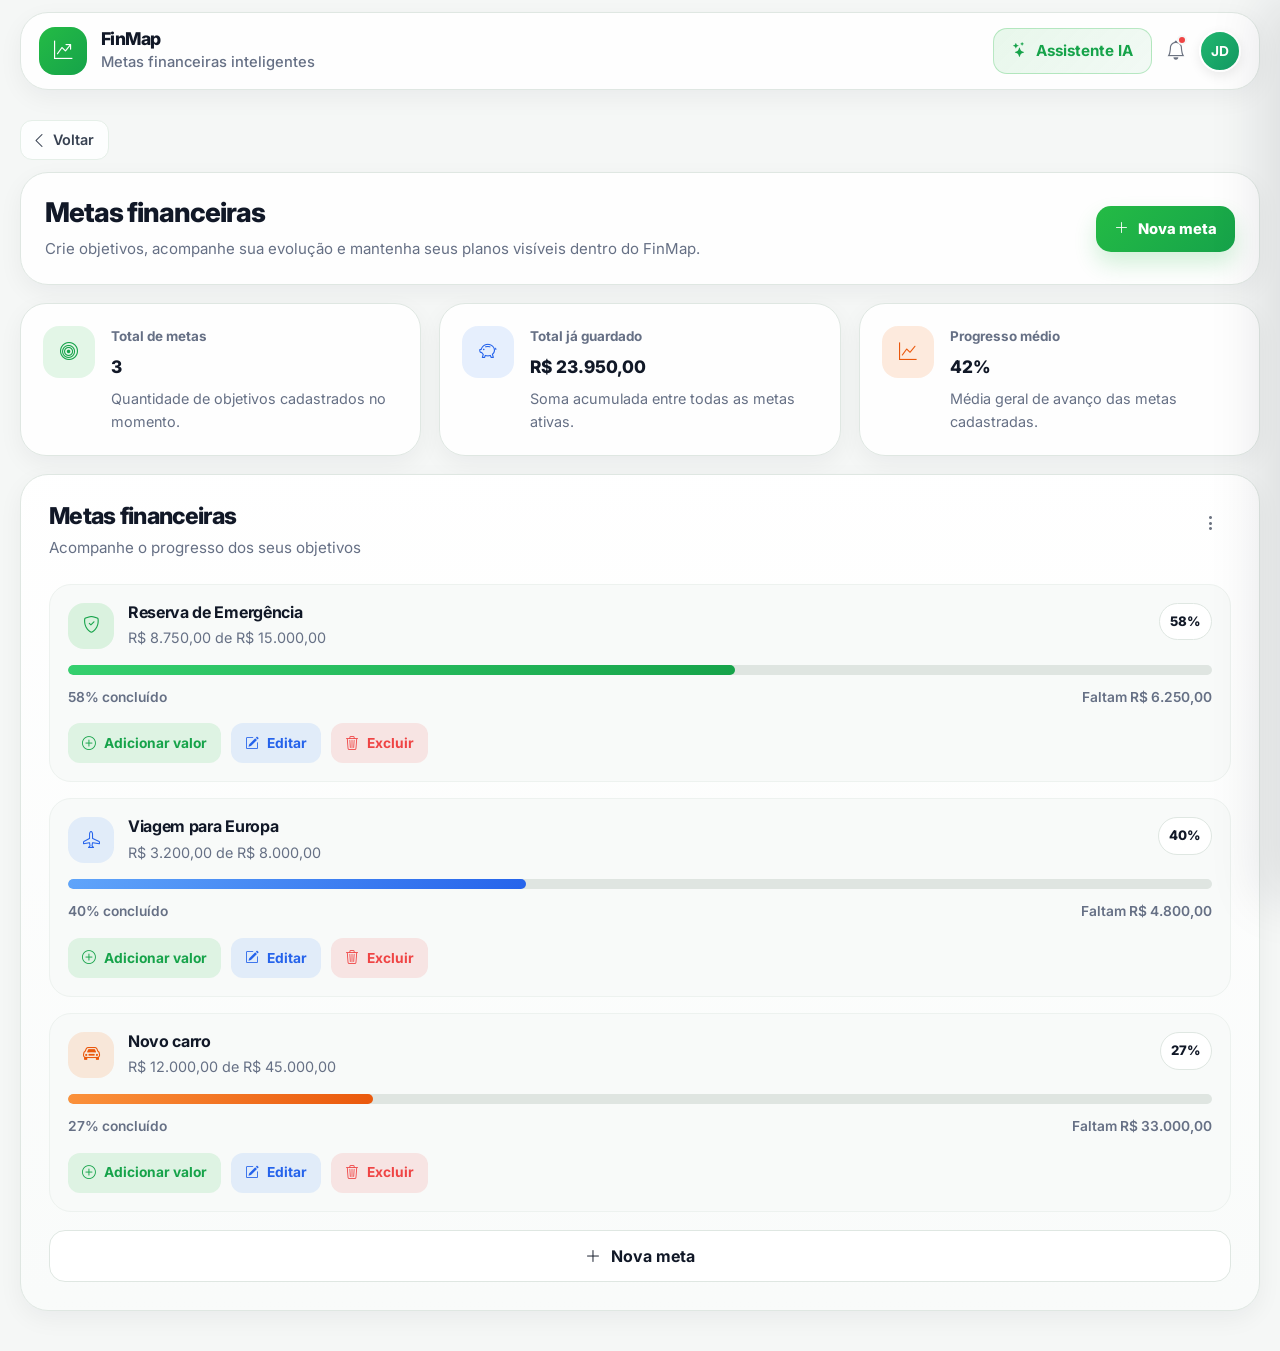
<file: metas-financeiras.html>
<!DOCTYPE html>
<html lang="pt-BR">
<head>
  <meta charset="UTF-8">
  <title>Metas Financeiras - FinMap</title>
  <meta name="viewport" content="width=device-width, initial-scale=1.0">

  <link href="https://cdn.jsdelivr.net/npm/bootstrap@5.3.2/dist/css/bootstrap.min.css" rel="stylesheet">
  <link rel="stylesheet" href="https://cdn.jsdelivr.net/npm/bootstrap-icons@1.11.3/font/bootstrap-icons.css">
  <link href="https://fonts.googleapis.com/css2?family=Inter:wght@400;500;600;700;800&display=swap" rel="stylesheet">

  <link rel="stylesheet" href="./FinMap_Projeto/css/dashboard.css">
  <link rel="stylesheet" href="./FinMap_Projeto/css/metas-financeiras.css">
</head>
<body>

  <header class="topbar">
    <div class="topbar-left">
      <div class="brand">
        <div class="brand-mark">
          <i class="bi bi-graph-up-arrow"></i>
        </div>

        <div class="brand-copy">
          <h1>FinMap</h1>
          <p>Metas financeiras inteligentes</p>
        </div>
      </div>
    </div>

    <div class="topbar-right">
      <button class="ai-btn" id="openAiModal" type="button" aria-label="Abrir Assistente IA">
        <i class="bi bi-stars"></i>
        <span>Assistente IA</span>
      </button>

      <button class="icon-plain notification-btn" id="openNotificationsPanel" type="button" aria-label="Notificações">
        <i class="bi bi-bell"></i>
        <span class="notification-dot"></span>
      </button>

      <button class="profile-avatar" type="button" aria-label="Perfil">
        JD
      </button>
    </div>
  </header>

  <main class="goals-page">
    <div class="back-navigation">
      <a href="./dashboard.html" class="back-btn">
        <i class="bi bi-chevron-left"></i>
        <span>Voltar</span>
      </a>
    </div>

    <section class="goals-dashboard">
      <section class="goals-header">
        <div class="goals-header__content">
          <h2>Metas financeiras</h2>
          <p>Crie objetivos, acompanhe sua evolução e mantenha seus planos visíveis dentro do FinMap.</p>
        </div>

        <div class="goals-header__actions">
          <button class="goal-btn goal-btn--primary" id="openCreateGoalModal" type="button">
            <i class="bi bi-plus-lg"></i>
            Nova meta
          </button>
        </div>
      </section>

      <section class="goals-summary-grid">
        <article class="summary-card">
          <div class="summary-card__icon summary-card__icon--green">
            <i class="bi bi-bullseye"></i>
          </div>
          <div class="summary-card__content">
            <span>Total de metas</span>
            <strong id="totalGoalsCount">0</strong>
            <p>Quantidade de objetivos cadastrados no momento.</p>
          </div>
        </article>

        <article class="summary-card">
          <div class="summary-card__icon summary-card__icon--blue">
            <i class="bi bi-piggy-bank"></i>
          </div>
          <div class="summary-card__content">
            <span>Total já guardado</span>
            <strong id="totalSavedValue">R$ 0,00</strong>
            <p>Soma acumulada entre todas as metas ativas.</p>
          </div>
        </article>

        <article class="summary-card">
          <div class="summary-card__icon summary-card__icon--orange">
            <i class="bi bi-graph-up"></i>
          </div>
          <div class="summary-card__content">
            <span>Progresso médio</span>
            <strong id="averageProgressValue">0%</strong>
            <p>Média geral de avanço das metas cadastradas.</p>
          </div>
        </article>
      </section>

      <section class="goals-panel">
        <div class="goals-panel__header">
          <div>
            <h3>Metas financeiras</h3>
            <p>Acompanhe o progresso dos seus objetivos</p>
          </div>

          <button class="goals-panel__menu" type="button" aria-label="Mais opções">
            <i class="bi bi-three-dots-vertical"></i>
          </button>
        </div>

        <div class="goals-list" id="goalsList"></div>

        <button class="new-goal-btn" id="openCreateGoalModalBottom" type="button">
          <i class="bi bi-plus-lg"></i>
          Nova meta
        </button>
      </section>
    </section>
  </main>

  <!-- MODAL CRIAR/EDITAR META -->
  <div class="goal-modal-overlay" id="goalModal">
    <div class="goal-modal">
      <div class="goal-modal__header">
        <div class="goal-modal__title-group">
          <div class="goal-modal__icon">
            <i class="bi bi-bullseye"></i>
          </div>

          <div>
            <h3 id="goalModalTitle">Nova meta</h3>
            <p>Defina um objetivo financeiro e acompanhe seu progresso.</p>
          </div>
        </div>

        <button class="goal-modal__close" id="closeGoalModal" type="button" aria-label="Fechar">
          <i class="bi bi-x-lg"></i>
        </button>
      </div>

      <div class="goal-modal__body">
        <div class="goal-form-grid">
          <label class="goal-field">
            <span>Nome da meta</span>
            <input type="text" id="goalNameInput" placeholder="Ex: Reserva de Emergência">
          </label>

          <label class="goal-field">
            <span>Valor total da meta</span>
            <input type="number" id="goalTargetInput" min="0" step="0.01" placeholder="15000">
          </label>

          <label class="goal-field">
            <span>Valor já guardado</span>
            <input type="number" id="goalSavedInput" min="0" step="0.01" placeholder="8750">
          </label>

          <label class="goal-field">
            <span>Ícone</span>
            <select id="goalIconInput">
              <option value="shield-check">Reserva</option>
              <option value="airplane">Viagem</option>
              <option value="car-front">Carro</option>
              <option value="house-door">Casa</option>
              <option value="mortarboard">Estudos</option>
              <option value="heart-pulse">Saúde</option>
              <option value="gift">Presente</option>
              <option value="stars">Objetivo geral</option>
            </select>
          </label>

          <label class="goal-field">
            <span>Cor</span>
            <select id="goalColorInput">
              <option value="green">Verde</option>
              <option value="blue">Azul</option>
              <option value="orange">Laranja</option>
              <option value="purple">Roxo</option>
            </select>
          </label>
        </div>
      </div>

      <div class="goal-modal__footer">
        <button class="goal-footer-btn goal-footer-btn--secondary" id="cancelGoalModal" type="button">
          Cancelar
        </button>
        <button class="goal-footer-btn goal-footer-btn--primary" id="saveGoalBtn" type="button">
          Salvar meta
        </button>
      </div>
    </div>
  </div>

  <!-- MODAL ADICIONAR VALOR -->
  <div class="goal-modal-overlay" id="progressModal">
    <div class="goal-modal goal-modal--small">
      <div class="goal-modal__header">
        <div class="goal-modal__title-group">
          <div class="goal-modal__icon">
            <i class="bi bi-cash-stack"></i>
          </div>

          <div>
            <h3>Atualizar progresso</h3>
            <p>Adicione um novo valor guardado à meta.</p>
          </div>
        </div>

        <button class="goal-modal__close" id="closeProgressModal" type="button" aria-label="Fechar">
          <i class="bi bi-x-lg"></i>
        </button>
      </div>

      <div class="goal-modal__body">
        <label class="goal-field">
          <span>Valor a adicionar</span>
          <input type="number" id="progressAmountInput" min="0" step="0.01" placeholder="500">
        </label>
      </div>

      <div class="goal-modal__footer">
        <button class="goal-footer-btn goal-footer-btn--secondary" id="cancelProgressModal" type="button">
          Cancelar
        </button>
        <button class="goal-footer-btn goal-footer-btn--primary" id="saveProgressBtn" type="button">
          Adicionar valor
        </button>
      </div>
    </div>
  </div>

  <!-- PAINEL DE NOTIFICAÇÕES -->
  <div class="notif-overlay" id="notifOverlay"></div>

  <aside class="notif-panel" id="notifPanel" aria-label="Painel de notificações">
    <div class="notif-panel__header">
      <div>
        <h3>Notificações</h3>
        <p>Alertas, metas e movimentações importantes</p>
      </div>

      <button class="notif-panel__close" id="closeNotificationsPanel" type="button" aria-label="Fechar notificações">
        <i class="bi bi-x-lg"></i>
      </button>
    </div>

    <div class="notif-panel__tabs">
      <button class="notif-tab active" type="button">Todos</button>
      <button class="notif-tab" type="button">Metas</button>
      <button class="notif-tab" type="button">Progresso</button>
      <button class="notif-tab" type="button">IA</button>
    </div>

    <div class="notif-panel__list">
      <article class="notif-card notif-card--success">
        <div class="notif-card__icon">
          <i class="bi bi-bullseye"></i>
        </div>
        <div class="notif-card__content">
          <h4>Meta avançando bem</h4>
          <p>Sua meta principal está com progresso consistente neste mês.</p>
          <span>Hoje</span>
        </div>
      </article>

      <article class="notif-card notif-card--info">
        <div class="notif-card__icon">
          <i class="bi bi-stars"></i>
        </div>
        <div class="notif-card__content">
          <h4>Sugestão da IA</h4>
          <p>Manter aportes pequenos e recorrentes tende a acelerar suas metas mais longas.</p>
          <span>Hoje, 09:20</span>
        </div>
      </article>
    </div>
  </aside>

  <!-- MODAL IA -->
  <div class="ai-modal-overlay" id="aiModal">
    <div class="ai-modal">
      <div class="ai-modal__header">
        <div class="ai-modal__title-group">
          <div class="ai-modal__icon">
            <i class="bi bi-stars"></i>
          </div>

          <div>
            <h3>Assistente IA FinMap</h3>
            <p>Análise inteligente, sugestões rápidas e apoio financeiro em tempo real.</p>
          </div>
        </div>

        <button class="ai-modal__close" id="closeAiModal" type="button" aria-label="Fechar assistente IA">
          <i class="bi bi-x-lg"></i>
        </button>
      </div>

      <div class="ai-modal__body">
        <aside class="ai-modal__sidebar">
          <div class="ai-summary-card ai-summary-card--green">
            <div class="ai-summary-card__top">
              <span class="ai-summary-card__label">Análise geral</span>
              <i class="bi bi-activity"></i>
            </div>
            <strong>Metas com bom potencial</strong>
            <p>Suas metas estão organizadas e prontas para acompanhamento contínuo.</p>
          </div>

          <div class="ai-summary-card ai-summary-card--soft">
            <div class="ai-summary-card__top">
              <span class="ai-summary-card__label">Sugestão principal</span>
              <i class="bi bi-lightbulb"></i>
            </div>
            <strong>Manter consistência nos aportes</strong>
            <p>Pequenos valores recorrentes geram evolução mais previsível nas metas.</p>
          </div>

          <div class="ai-shortcuts">
            <button class="ai-shortcut" type="button">Analisar minhas metas</button>
            <button class="ai-shortcut" type="button">Qual priorizar?</button>
            <button class="ai-shortcut" type="button">Criar plano rápido</button>
            <button class="ai-shortcut" type="button">Revisar progresso</button>
          </div>
        </aside>

        <section class="ai-chat-area">
          <div class="ai-chat-area__messages">
            <div class="ai-message ai-message--bot">
              <div class="ai-message__bubble">
                Posso te ajudar a organizar suas metas por prioridade, prazo ou impacto financeiro.
              </div>
            </div>

            <div class="ai-message ai-message--user">
              <div class="ai-message__bubble">
                Qual meta faz mais sentido priorizar agora?
              </div>
            </div>

            <div class="ai-message ai-message--bot">
              <div class="ai-message__bubble">
                Em geral, a reserva de emergência costuma ser a meta mais estratégica para fortalecer sua segurança financeira primeiro.
              </div>
            </div>
          </div>

          <form class="ai-chat-area__input">
            <button class="ai-input-action" type="button" aria-label="Anexar">
              <i class="bi bi-plus-lg"></i>
            </button>

            <input type="text" placeholder="Pergunte algo ao Assistente IA">

            <button class="ai-send-btn" type="submit" aria-label="Enviar mensagem">
              <i class="bi bi-send-fill"></i>
            </button>
          </form>
        </section>
      </div>
    </div>
  </div>

  <script>
    const body = document.body;
    const GOALS_STORAGE_KEY = "finmap_goals";
    const DEFAULT_GOALS = [
      {
        id: 1,
        name: "Reserva de Emergência",
        target: 15000,
        saved: 8750,
        color: "green",
        icon: "shield-check"
      },
      {
        id: 2,
        name: "Viagem para Europa",
        target: 8000,
        saved: 3200,
        color: "blue",
        icon: "airplane"
      },
      {
        id: 3,
        name: "Novo carro",
        target: 45000,
        saved: 12000,
        color: "orange",
        icon: "car-front"
      }
    ];

    let goals = loadGoals();
    let editingGoalId = null;
    let progressGoalId = null;

    function loadGoals() {
      const saved = localStorage.getItem(GOALS_STORAGE_KEY);
      if (saved) {
        try {
          return JSON.parse(saved);
        } catch (error) {
          return DEFAULT_GOALS;
        }
      }
      localStorage.setItem(GOALS_STORAGE_KEY, JSON.stringify(DEFAULT_GOALS));
      return DEFAULT_GOALS;
    }

    function saveGoals() {
      localStorage.setItem(GOALS_STORAGE_KEY, JSON.stringify(goals));
    }

    function formatBRL(value) {
      return value.toLocaleString("pt-BR", {
        style: "currency",
        currency: "BRL"
      });
    }

    function escapeHtml(text) {
      const div = document.createElement("div");
      div.textContent = text;
      return div.innerHTML;
    }

    function getColorClass(color) {
      return {
        green: "green",
        blue: "blue",
        orange: "orange",
        purple: "purple"
      }[color] || "green";
    }

    function calculatePercent(saved, target) {
      if (!target || target <= 0) return 0;
      return Math.min((saved / target) * 100, 100);
    }

    function renderGoals() {
      const list = document.getElementById("goalsList");
      if (!list) return;

      if (!goals.length) {
        list.innerHTML = `
          <div class="empty-goals-state">
            <div class="empty-goals-state__icon">
              <i class="bi bi-bullseye"></i>
            </div>
            <h4>Nenhuma meta criada ainda</h4>
            <p>Crie sua primeira meta financeira para começar a acompanhar seu progresso.</p>
          </div>
        `;
        renderSummary();
        return;
      }

      list.innerHTML = goals.map((goal) => {
        const percent = calculatePercent(goal.saved, goal.target);
        const remaining = Math.max(goal.target - goal.saved, 0);
        const color = getColorClass(goal.color);

        return `
          <article class="goal-card" data-id="${goal.id}">
            <div class="goal-card__top">
              <div class="goal-card__left">
                <div class="goal-card__icon goal-card__icon--${color}">
                  <i class="bi bi-${goal.icon}"></i>
                </div>

                <div class="goal-card__info">
                  <h4>${escapeHtml(goal.name)}</h4>
                  <p>${formatBRL(goal.saved)} de ${formatBRL(goal.target)}</p>
                </div>
              </div>

              <span class="goal-card__badge">${Math.round(percent)}%</span>
            </div>

            <div class="goal-card__progress">
              <div class="goal-card__progress-fill goal-card__progress-fill--${color}" style="width: ${percent}%;"></div>
            </div>

            <div class="goal-card__bottom">
              <span>${Math.round(percent)}% concluído</span>
              <span>Faltam ${formatBRL(remaining)}</span>
            </div>

            <div class="goal-card__actions">
              <button class="goal-action-btn goal-action-btn--green" type="button" data-add-progress="${goal.id}">
                <i class="bi bi-plus-circle"></i>
                Adicionar valor
              </button>

              <button class="goal-action-btn goal-action-btn--blue" type="button" data-edit-goal="${goal.id}">
                <i class="bi bi-pencil-square"></i>
                Editar
              </button>

              <button class="goal-action-btn goal-action-btn--red" type="button" data-delete-goal="${goal.id}">
                <i class="bi bi-trash3"></i>
                Excluir
              </button>
            </div>
          </article>
        `;
      }).join("");

      bindGoalActions();
      renderSummary();
    }

    function renderSummary() {
      const totalGoals = goals.length;
      const totalSaved = goals.reduce((sum, goal) => sum + Number(goal.saved), 0);
      const averageProgress = totalGoals
        ? Math.round(goals.reduce((sum, goal) => sum + calculatePercent(goal.saved, goal.target), 0) / totalGoals)
        : 0;

      document.getElementById("totalGoalsCount").textContent = totalGoals;
      document.getElementById("totalSavedValue").textContent = formatBRL(totalSaved);
      document.getElementById("averageProgressValue").textContent = `${averageProgress}%`;
    }

    function bindGoalActions() {
      document.querySelectorAll("[data-add-progress]").forEach((button) => {
        button.addEventListener("click", () => {
          progressGoalId = Number(button.getAttribute("data-add-progress"));
          document.getElementById("progressAmountInput").value = "";
          openModal("progressModal");
        });
      });

      document.querySelectorAll("[data-edit-goal]").forEach((button) => {
        button.addEventListener("click", () => {
          const id = Number(button.getAttribute("data-edit-goal"));
          const goal = goals.find(item => item.id === id);
          if (!goal) return;

          editingGoalId = id;
          document.getElementById("goalModalTitle").textContent = "Editar meta";
          document.getElementById("goalNameInput").value = goal.name;
          document.getElementById("goalTargetInput").value = goal.target;
          document.getElementById("goalSavedInput").value = goal.saved;
          document.getElementById("goalColorInput").value = goal.color;
          document.getElementById("goalIconInput").value = goal.icon;

          openModal("goalModal");
        });
      });

      document.querySelectorAll("[data-delete-goal]").forEach((button) => {
        button.addEventListener("click", () => {
          const id = Number(button.getAttribute("data-delete-goal"));
          goals = goals.filter(goal => goal.id !== id);
          saveGoals();
          renderGoals();
        });
      });
    }

    function resetGoalForm() {
      editingGoalId = null;
      document.getElementById("goalModalTitle").textContent = "Nova meta";
      document.getElementById("goalNameInput").value = "";
      document.getElementById("goalTargetInput").value = "";
      document.getElementById("goalSavedInput").value = "";
      document.getElementById("goalColorInput").value = "green";
      document.getElementById("goalIconInput").value = "shield-check";
    }

    function saveGoal() {
      const name = document.getElementById("goalNameInput").value.trim();
      const target = Number(document.getElementById("goalTargetInput").value);
      const saved = Number(document.getElementById("goalSavedInput").value);
      const color = document.getElementById("goalColorInput").value;
      const icon = document.getElementById("goalIconInput").value;

      if (!name || target <= 0 || saved < 0) return;

      if (editingGoalId) {
        const goal = goals.find(item => item.id === editingGoalId);
        if (!goal) return;

        goal.name = name;
        goal.target = target;
        goal.saved = Math.min(saved, target);
        goal.color = color;
        goal.icon = icon;
      } else {
        goals.push({
          id: Date.now(),
          name,
          target,
          saved: Math.min(saved, target),
          color,
          icon
        });
      }

      saveGoals();
      renderGoals();
      closeModal("goalModal");
      resetGoalForm();
    }

    function addProgressToGoal() {
      const amount = Number(document.getElementById("progressAmountInput").value);
      if (!progressGoalId || amount <= 0) return;

      const goal = goals.find(item => item.id === progressGoalId);
      if (!goal) return;

      goal.saved = Math.min(goal.saved + amount, goal.target);
      saveGoals();
      renderGoals();
      closeModal("progressModal");
    }

    function hasClassSafe(element, className) {
      return element && element.classList.contains(className);
    }

    function lockBody() {
      body.style.overflow = "hidden";
    }

    function unlockBody() {
      const hasOpenModal =
        hasClassSafe(document.getElementById("goalModal"), "active") ||
        hasClassSafe(document.getElementById("progressModal"), "active") ||
        hasClassSafe(document.getElementById("notifPanel"), "active") ||
        hasClassSafe(document.getElementById("aiModal"), "active");

      body.style.overflow = hasOpenModal ? "hidden" : "";
    }

    function openModal(id) {
      const modal = document.getElementById(id);
      if (!modal) return;
      modal.classList.add("active");
      lockBody();
    }

    function closeModal(id) {
      const modal = document.getElementById(id);
      if (!modal) return;
      modal.classList.remove("active");
      unlockBody();
    }

    function openNotifications() {
      const notifPanel = document.getElementById("notifPanel");
      const notifOverlay = document.getElementById("notifOverlay");

      if (!notifPanel || !notifOverlay) return;
      notifPanel.classList.add("active");
      notifOverlay.classList.add("active");
      lockBody();
    }

    function closeNotifications() {
      const notifPanel = document.getElementById("notifPanel");
      const notifOverlay = document.getElementById("notifOverlay");

      if (notifPanel) notifPanel.classList.remove("active");
      if (notifOverlay) notifOverlay.classList.remove("active");
      unlockBody();
    }

    function openAiModal() {
      const aiModal = document.getElementById("aiModal");
      if (!aiModal) return;
      aiModal.classList.add("active");
      lockBody();
    }

    function closeAiModal() {
      const aiModal = document.getElementById("aiModal");
      if (!aiModal) return;
      aiModal.classList.remove("active");
      unlockBody();
    }

    document.getElementById("openCreateGoalModal").addEventListener("click", () => {
      resetGoalForm();
      openModal("goalModal");
    });

    document.getElementById("openCreateGoalModalBottom").addEventListener("click", () => {
      resetGoalForm();
      openModal("goalModal");
    });

    document.getElementById("saveGoalBtn").addEventListener("click", saveGoal);
    document.getElementById("saveProgressBtn").addEventListener("click", addProgressToGoal);

    document.getElementById("closeGoalModal").addEventListener("click", () => closeModal("goalModal"));
    document.getElementById("cancelGoalModal").addEventListener("click", () => closeModal("goalModal"));

    document.getElementById("closeProgressModal").addEventListener("click", () => closeModal("progressModal"));
    document.getElementById("cancelProgressModal").addEventListener("click", () => closeModal("progressModal"));

    document.getElementById("openNotificationsPanel").addEventListener("click", openNotifications);
    document.getElementById("closeNotificationsPanel").addEventListener("click", closeNotifications);
    document.getElementById("notifOverlay").addEventListener("click", closeNotifications);

    document.getElementById("openAiModal").addEventListener("click", openAiModal);
    document.getElementById("closeAiModal").addEventListener("click", closeAiModal);

    document.getElementById("goalModal").addEventListener("click", (e) => {
      if (e.target.id === "goalModal") closeModal("goalModal");
    });

    document.getElementById("progressModal").addEventListener("click", (e) => {
      if (e.target.id === "progressModal") closeModal("progressModal");
    });

    document.getElementById("aiModal").addEventListener("click", (e) => {
      if (e.target.id === "aiModal") closeAiModal();
    });

    document.addEventListener("keydown", (e) => {
      if (e.key === "Escape") {
        closeModal("goalModal");
        closeModal("progressModal");
        closeNotifications();
        closeAiModal();
      }
    });

    renderGoals();
  </script>

</body>
</html>
</file>
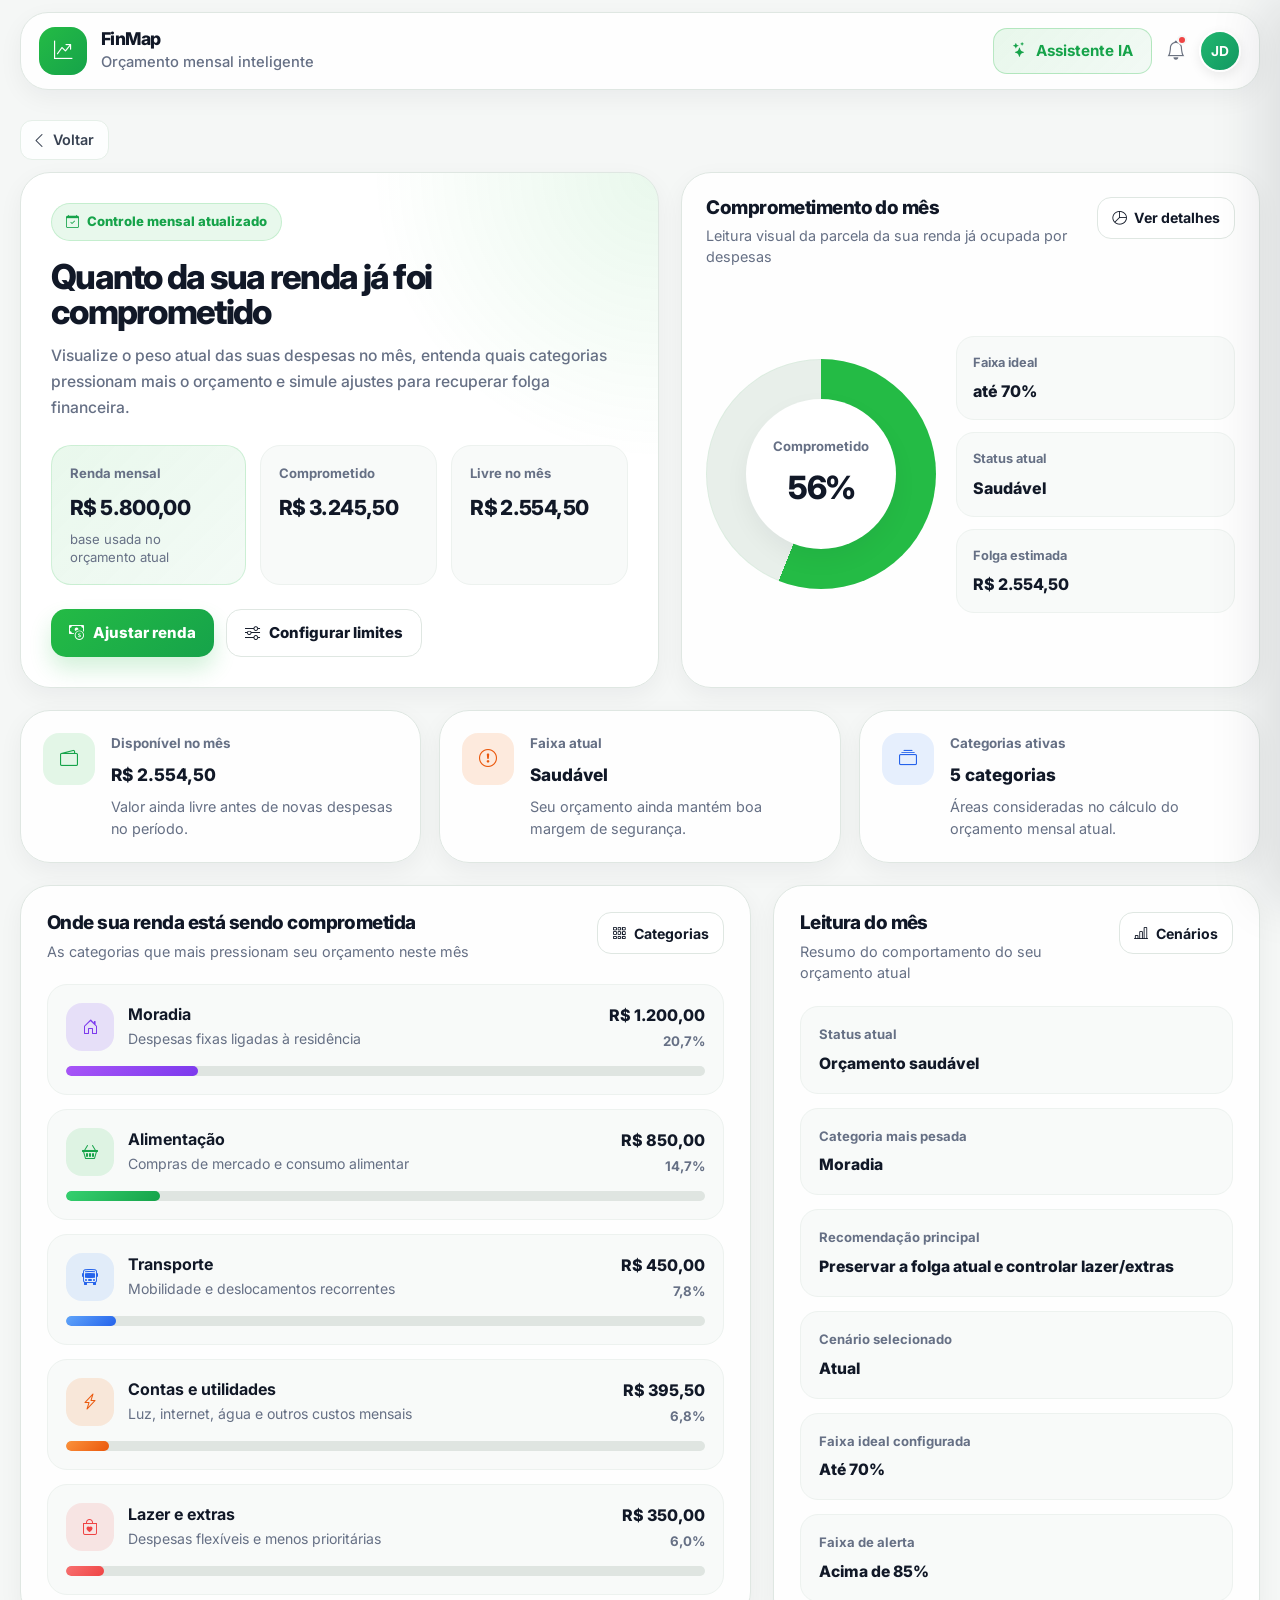
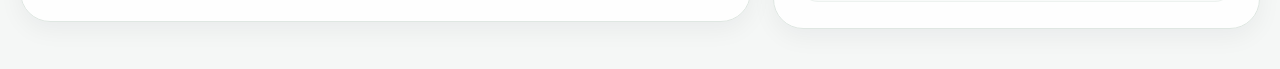
<file: orcamento-mensal.html>
<!DOCTYPE html>
<html lang="pt-BR">
<head>
  <meta charset="UTF-8">
  <title>Orçamento Mensal - FinMap</title>
  <meta name="viewport" content="width=device-width, initial-scale=1.0">

  <link href="https://cdn.jsdelivr.net/npm/bootstrap@5.3.2/dist/css/bootstrap.min.css" rel="stylesheet">
  <link rel="stylesheet" href="https://cdn.jsdelivr.net/npm/bootstrap-icons@1.11.3/font/bootstrap-icons.css">
  <link href="https://fonts.googleapis.com/css2?family=Inter:wght@400;500;600;700;800&display=swap" rel="stylesheet">

  <link rel="stylesheet" href="./FinMap_Projeto/css/dashboard.css">
  <link rel="stylesheet" href="./FinMap_Projeto/css/orcamento-mensal.css">

</head>
<body>

  <header class="topbar">
    <div class="topbar-left">
      <div class="brand">
        <div class="brand-mark">
          <i class="bi bi-graph-up-arrow"></i>
        </div>

        <div class="brand-copy">
          <h1>FinMap</h1>
          <p>Orçamento mensal inteligente</p>
        </div>
      </div>
    </div>

    <div class="topbar-right">
      <button class="ai-btn" id="openAiModal" type="button" aria-label="Abrir Assistente IA">
        <i class="bi bi-stars"></i>
        <span>Assistente IA</span>
      </button>

      <button class="icon-plain notification-btn" id="openNotificationsPanel" type="button" aria-label="Notificações">
        <i class="bi bi-bell"></i>
        <span class="notification-dot"></span>
      </button>

      <button class="profile-avatar" type="button" aria-label="Perfil">
        JD
      </button>
    </div>
  </header>

  <main class="monthly-budget-page">
    <div class="back-navigation">
      <a href="./dashboard.html" class="back-btn">
        <i class="bi bi-chevron-left"></i>
        <span>Voltar</span>
      </a>
    </div>

    <section class="budget-dashboard">
      <section class="budget-dashboard__top">
        <article class="budget-hero-card">
          <div class="budget-hero-card__badge">
            <i class="bi bi-calendar-check"></i>
            <span>Controle mensal atualizado</span>
          </div>

          <h2>Quanto da sua renda já foi comprometido</h2>

          <p>
            Visualize o peso atual das suas despesas no mês, entenda quais categorias
            pressionam mais o orçamento e simule ajustes para recuperar folga financeira.
          </p>

          <div class="budget-hero-card__stats">
            <article class="budget-kpi budget-kpi--main">
              <span>Renda mensal</span>
              <strong id="incomeValue">R$ 5.800,00</strong>
              <small>base usada no orçamento atual</small>
            </article>

            <article class="budget-kpi">
              <span>Comprometido</span>
              <strong id="committedValue">R$ 3.245,50</strong>
            </article>

            <article class="budget-kpi">
              <span>Livre no mês</span>
              <strong id="remainingValue">R$ 2.554,50</strong>
            </article>
          </div>

          <div class="budget-hero-card__actions">
            <button class="budget-btn budget-btn--primary" id="openIncomeModal" type="button">
              <i class="bi bi-cash-coin"></i>
              Ajustar renda
            </button>

            <button class="budget-btn budget-btn--secondary" id="openPlannerModal" type="button">
              <i class="bi bi-sliders"></i>
              Configurar limites
            </button>
          </div>
        </article>

        <article class="budget-visual-card">
          <div class="budget-visual-card__header">
            <div>
              <h3>Comprometimento do mês</h3>
              <p>Leitura visual da parcela da sua renda já ocupada por despesas</p>
            </div>

            <button class="panel-action-btn" id="openDetailsModal" type="button">
              <i class="bi bi-pie-chart"></i>
              Ver detalhes
            </button>
          </div>

          <div class="budget-ring-area">
            <div class="budget-ring" id="budgetRing" style="--percent: 56;">
              <div class="budget-ring__inner">
                <span class="budget-ring__label">Comprometido</span>
                <strong id="budgetPercent">56%</strong>
              </div>
            </div>

            <div class="budget-ring-metrics">
              <div class="budget-ring-metric">
                <span>Faixa ideal</span>
                <strong id="idealRangeText">até 70%</strong>
              </div>

              <div class="budget-ring-metric">
                <span>Status atual</span>
                <strong id="budgetStatusText">Saudável</strong>
              </div>

              <div class="budget-ring-metric">
                <span>Folga estimada</span>
                <strong id="bufferValue">R$ 2.554,50</strong>
              </div>
            </div>
          </div>
        </article>
      </section>

      <section class="budget-overview-grid">
        <article class="budget-summary-card">
          <div class="budget-summary-card__icon budget-summary-card__icon--green">
            <i class="bi bi-wallet2"></i>
          </div>

          <div class="budget-summary-card__content">
            <span>Disponível no mês</span>
            <strong id="summaryAvailable">R$ 2.554,50</strong>
            <p>Valor ainda livre antes de novas despesas no período.</p>
          </div>
        </article>

        <article class="budget-summary-card">
          <div class="budget-summary-card__icon budget-summary-card__icon--orange">
            <i class="bi bi-exclamation-circle"></i>
          </div>

          <div class="budget-summary-card__content">
            <span>Faixa atual</span>
            <strong id="summaryRange">Saudável</strong>
            <p id="summaryRangeText">Seu orçamento ainda mantém boa margem de segurança.</p>
          </div>
        </article>

        <article class="budget-summary-card">
          <div class="budget-summary-card__icon budget-summary-card__icon--blue">
            <i class="bi bi-collection"></i>
          </div>

          <div class="budget-summary-card__content">
            <span>Categorias ativas</span>
            <strong id="summaryCategories">5 categorias</strong>
            <p>Áreas consideradas no cálculo do orçamento mensal atual.</p>
          </div>
        </article>
      </section>

      <section class="budget-dashboard__bottom budget-dashboard__bottom--balanced">
  <section class="budget-panel budget-panel--equal">
    <div class="budget-panel__header">
      <div>
        <h3>Onde sua renda está sendo comprometida</h3>
        <p>As categorias que mais pressionam seu orçamento neste mês</p>
      </div>

      <button class="panel-action-btn" id="openCategoriesModal" type="button">
        <i class="bi bi-grid-3x3-gap"></i>
        Categorias
      </button>
    </div>

    <div class="budget-category-list">
      <article class="budget-category-item">
        <div class="budget-category-item__top">
          <div class="budget-category-item__left">
            <div class="budget-category-item__icon budget-category-item__icon--purple">
              <i class="bi bi-house-door"></i>
            </div>
            <div>
              <h4>Moradia</h4>
              <p>Despesas fixas ligadas à residência</p>
            </div>
          </div>

          <div class="budget-category-item__right">
            <strong class="cat-value" data-key="housing">R$ 1.200,00</strong>
            <span class="cat-percent" data-key="housingPercent">20,7%</span>
          </div>
        </div>

        <div class="budget-category-item__bar">
          <div class="budget-category-item__fill budget-category-item__fill--purple" data-key="housingBar" style="width: 20.7%;"></div>
        </div>
      </article>

      <article class="budget-category-item">
        <div class="budget-category-item__top">
          <div class="budget-category-item__left">
            <div class="budget-category-item__icon budget-category-item__icon--green">
              <i class="bi bi-basket2"></i>
            </div>
            <div>
              <h4>Alimentação</h4>
              <p>Compras de mercado e consumo alimentar</p>
            </div>
          </div>

          <div class="budget-category-item__right">
            <strong class="cat-value" data-key="food">R$ 850,00</strong>
            <span class="cat-percent" data-key="foodPercent">14,7%</span>
          </div>
        </div>

        <div class="budget-category-item__bar">
          <div class="budget-category-item__fill budget-category-item__fill--green" data-key="foodBar" style="width: 14.7%;"></div>
        </div>
      </article>

      <article class="budget-category-item">
        <div class="budget-category-item__top">
          <div class="budget-category-item__left">
            <div class="budget-category-item__icon budget-category-item__icon--blue">
              <i class="bi bi-bus-front"></i>
            </div>
            <div>
              <h4>Transporte</h4>
              <p>Mobilidade e deslocamentos recorrentes</p>
            </div>
          </div>

          <div class="budget-category-item__right">
            <strong class="cat-value" data-key="transport">R$ 450,00</strong>
            <span class="cat-percent" data-key="transportPercent">7,8%</span>
          </div>
        </div>

        <div class="budget-category-item__bar">
          <div class="budget-category-item__fill budget-category-item__fill--blue" data-key="transportBar" style="width: 7.8%;"></div>
        </div>
      </article>

      <article class="budget-category-item">
        <div class="budget-category-item__top">
          <div class="budget-category-item__left">
            <div class="budget-category-item__icon budget-category-item__icon--orange">
              <i class="bi bi-lightning-charge"></i>
            </div>
            <div>
              <h4>Contas e utilidades</h4>
              <p>Luz, internet, água e outros custos mensais</p>
            </div>
          </div>

          <div class="budget-category-item__right">
            <strong class="cat-value" data-key="utilities">R$ 395,50</strong>
            <span class="cat-percent" data-key="utilitiesPercent">6,8%</span>
          </div>
        </div>

        <div class="budget-category-item__bar">
          <div class="budget-category-item__fill budget-category-item__fill--orange" data-key="utilitiesBar" style="width: 6.8%;"></div>
        </div>
      </article>

      <article class="budget-category-item">
        <div class="budget-category-item__top">
          <div class="budget-category-item__left">
            <div class="budget-category-item__icon budget-category-item__icon--red">
              <i class="bi bi-bag-heart"></i>
            </div>
            <div>
              <h4>Lazer e extras</h4>
              <p>Despesas flexíveis e menos prioritárias</p>
            </div>
          </div>

          <div class="budget-category-item__right">
            <strong class="cat-value" data-key="extras">R$ 350,00</strong>
            <span class="cat-percent" data-key="extrasPercent">6,0%</span>
          </div>
        </div>

        <div class="budget-category-item__bar">
          <div class="budget-category-item__fill budget-category-item__fill--red" data-key="extrasBar" style="width: 6.0%;"></div>
        </div>
      </article>
    </div>
  </section>

  <section class="budget-panel budget-panel--equal">
    <div class="budget-panel__header">
      <div>
        <h3>Leitura do mês</h3>
        <p>Resumo do comportamento do seu orçamento atual</p>
      </div>

      <button class="panel-action-btn" id="openScenarioModal" type="button">
        <i class="bi bi-bar-chart-line"></i>
        Cenários
      </button>
    </div>

    <div class="budget-reading-card budget-reading-card--expanded">
      <div class="budget-reading-card__item">
        <span>Status atual</span>
        <strong id="readingStatus">Orçamento saudável</strong>
      </div>

      <div class="budget-reading-card__item">
        <span>Categoria mais pesada</span>
        <strong id="readingCategory">Moradia</strong>
      </div>

      <div class="budget-reading-card__item">
        <span>Recomendação principal</span>
        <strong id="readingSuggestion">Preservar a folga atual e controlar lazer/extras</strong>
      </div>

      <div class="budget-reading-card__item">
        <span>Cenário selecionado</span>
        <strong id="readingScenario">Atual</strong>
      </div>

      <div class="budget-reading-card__item">
        <span>Faixa ideal configurada</span>
        <strong id="readingIdealLimit">Até 70%</strong>
      </div>

      <div class="budget-reading-card__item">
        <span>Faixa de alerta</span>
        <strong id="readingWarningLimit">Acima de 85%</strong>
      </div>
    </div>
  </section>
</section>
  </main>

  <!-- MODAL RENDA -->
  <div class="budget-modal-overlay" id="incomeModal">
    <div class="budget-modal budget-modal--medium">
      <div class="budget-modal__header">
        <div class="budget-modal__title-group">
          <div class="budget-modal__icon">
            <i class="bi bi-cash-coin"></i>
          </div>
          <div>
            <h3>Ajustar renda mensal</h3>
            <p>Atualize a base usada para calcular o comprometimento do seu orçamento.</p>
          </div>
        </div>

        <button class="budget-modal__close" data-close-budget-modal="incomeModal" type="button" aria-label="Fechar">
          <i class="bi bi-x-lg"></i>
        </button>
      </div>

      <div class="budget-modal__body">
        <div class="budget-form-card">
          <label class="budget-field budget-field--money">
            <span>Nova renda mensal</span>
            <input id="incomeInput" class="finmap-money-input" type="text" inputmode="numeric" autocomplete="off" placeholder="R$ 0,00" value="R$ 5.800,00">
          </label>

          <button class="budget-btn budget-btn--primary budget-btn--full" id="saveIncomeBtn" type="button">
            Salvar renda
          </button>
        </div>
      </div>
    </div>
  </div>

  <!-- MODAL LIMITES -->
  <div class="budget-modal-overlay" id="plannerModal">
    <div class="budget-modal budget-modal--medium">
      <div class="budget-modal__header">
        <div class="budget-modal__title-group">
          <div class="budget-modal__icon">
            <i class="bi bi-sliders"></i>
          </div>
          <div>
            <h3>Configurar limites</h3>
            <p>Defina a faixa de comprometimento considerada saudável no seu mês.</p>
          </div>
        </div>

        <button class="budget-modal__close" data-close-budget-modal="plannerModal" type="button" aria-label="Fechar">
          <i class="bi bi-x-lg"></i>
        </button>
      </div>

      <div class="budget-modal__body">
        <div class="planner-grid">
          <label class="budget-field">
            <span>Faixa ideal (%)</span>
            <input id="idealLimitInput" type="number" min="1" max="100" value="70">
          </label>

          <label class="budget-field">
            <span>Faixa de alerta (%)</span>
            <input id="warningLimitInput" type="number" min="1" max="100" value="85">
          </label>

          <button class="budget-btn budget-btn--primary budget-btn--full" id="savePlannerBtn" type="button">
            Aplicar limites
          </button>
        </div>
      </div>
    </div>
  </div>

  <!-- MODAL DETALHES -->
  <div class="budget-modal-overlay" id="detailsModal">
    <div class="budget-modal">
      <div class="budget-modal__header">
        <div class="budget-modal__title-group">
          <div class="budget-modal__icon">
            <i class="bi bi-pie-chart"></i>
          </div>
          <div>
            <h3>Detalhes do orçamento</h3>
            <p>Entenda melhor como sua renda está distribuída no mês.</p>
          </div>
        </div>

        <button class="budget-modal__close" data-close-budget-modal="detailsModal" type="button" aria-label="Fechar">
          <i class="bi bi-x-lg"></i>
        </button>
      </div>

      <div class="budget-modal__body">
        <div class="details-grid">
          <article class="details-box">
            <span>Renda mensal</span>
            <strong id="detailIncome">R$ 5.800,00</strong>
            <p>Valor base usado como referência do orçamento atual.</p>
          </article>

          <article class="details-box">
            <span>Total comprometido</span>
            <strong id="detailCommitted">R$ 3.245,50</strong>
            <p>Soma de todas as categorias ativas no orçamento deste mês.</p>
          </article>

          <article class="details-box">
            <span>Comprometimento</span>
            <strong id="detailPercent">56%</strong>
            <p>Percentual da sua renda já absorvido por despesas no período.</p>
          </article>

          <article class="details-box">
            <span>Valor livre</span>
            <strong id="detailRemaining">R$ 2.554,50</strong>
            <p>Margem ainda disponível antes de novos gastos.</p>
          </article>
        </div>
      </div>
    </div>
  </div>

  <!-- MODAL CATEGORIAS -->
  <div class="budget-modal-overlay" id="categoriesModal">
    <div class="budget-modal">
      <div class="budget-modal__header">
        <div class="budget-modal__title-group">
          <div class="budget-modal__icon">
            <i class="bi bi-grid-3x3-gap"></i>
          </div>
          <div>
            <h3>Categorias do orçamento</h3>
            <p>Gerencie quais categorias entram no cálculo do comprometimento mensal.</p>
          </div>
        </div>

        <button class="budget-modal__close" data-close-budget-modal="categoriesModal" type="button" aria-label="Fechar">
          <i class="bi bi-x-lg"></i>
        </button>
      </div>

      <div class="budget-modal__body">
        <div class="budget-config-list">
          <div class="budget-config-row">
            <div>
              <h4>Moradia</h4>
              <p>Despesas fixas relacionadas à residência.</p>
            </div>
            <label class="switch switch--green">
              <input type="checkbox" id="toggleHousing" checked>
              <span class="switch-slider"></span>
            </label>
          </div>

          <div class="budget-config-row">
            <div>
              <h4>Alimentação</h4>
              <p>Mercado, refeições e custos alimentares gerais.</p>
            </div>
            <label class="switch switch--green">
              <input type="checkbox" id="toggleFood" checked>
              <span class="switch-slider"></span>
            </label>
          </div>

          <div class="budget-config-row">
            <div>
              <h4>Transporte</h4>
              <p>Combustível, ônibus, apps e deslocamentos.</p>
            </div>
            <label class="switch switch--green">
              <input type="checkbox" id="toggleTransport" checked>
              <span class="switch-slider"></span>
            </label>
          </div>

          <div class="budget-config-row">
            <div>
              <h4>Contas e utilidades</h4>
              <p>Internet, energia, água e despesas da casa.</p>
            </div>
            <label class="switch switch--green">
              <input type="checkbox" id="toggleUtilities" checked>
              <span class="switch-slider"></span>
            </label>
          </div>

          <div class="budget-config-row">
            <div>
              <h4>Lazer e extras</h4>
              <p>Gastos flexíveis e menos prioritários no mês.</p>
            </div>
            <label class="switch switch--green">
              <input type="checkbox" id="toggleExtras" checked>
              <span class="switch-slider"></span>
            </label>
          </div>
        </div>
      </div>
    </div>
  </div>

  <!-- MODAL CENÁRIOS -->
  <div class="budget-modal-overlay" id="scenarioModal">
    <div class="budget-modal budget-modal--medium">
      <div class="budget-modal__header">
        <div class="budget-modal__title-group">
          <div class="budget-modal__icon">
            <i class="bi bi-bar-chart-line"></i>
          </div>
          <div>
            <h3>Explorar cenários</h3>
            <p>Troque o cenário e veja a tela se atualizar em tempo real.</p>
          </div>
        </div>

        <button class="budget-modal__close" data-close-budget-modal="scenarioModal" type="button" aria-label="Fechar">
          <i class="bi bi-x-lg"></i>
        </button>
      </div>

      <div class="budget-modal__body">
        <div class="budget-simulation-list budget-simulation-list--modal">
          <article class="budget-sim-option budget-sim-option--active" data-scenario="base">
            <div>
              <h4>Cenário atual</h4>
              <p>Baseado nos valores atuais cadastrados.</p>
            </div>
            <strong>56% comprometido</strong>
          </article>

          <article class="budget-sim-option" data-scenario="cauteloso">
            <div>
              <h4>Cenário cauteloso</h4>
              <p>Redução de despesas variáveis e preservação de margem.</p>
            </div>
            <strong>49% comprometido</strong>
          </article>

          <article class="budget-sim-option" data-scenario="pressionado">
            <div>
              <h4>Cenário pressionado</h4>
              <p>Aumento em custos fixos e menor folga financeira.</p>
            </div>
            <strong>67% comprometido</strong>
          </article>
        </div>
      </div>
    </div>
  </div>

  <!-- PAINEL DE NOTIFICAÇÕES -->
  <div class="notif-overlay" id="notifOverlay"></div>

  <aside class="notif-panel" id="notifPanel" aria-label="Painel de notificações">
    <div class="notif-panel__header">
      <div>
        <h3>Notificações</h3>
        <p>Alertas, metas e movimentações importantes</p>
      </div>

      <button class="notif-panel__close" id="closeNotificationsPanel" type="button" aria-label="Fechar notificações">
        <i class="bi bi-x-lg"></i>
      </button>
    </div>

    <div class="notif-panel__tabs">
      <button class="notif-tab active" type="button">Todos</button>
      <button class="notif-tab" type="button">Alertas</button>
      <button class="notif-tab" type="button">Metas</button>
      <button class="notif-tab" type="button">Gastos</button>
    </div>

    <div class="notif-panel__list">
      <article class="notif-card notif-card--danger">
        <div class="notif-card__icon">
          <i class="bi bi-exclamation-triangle"></i>
        </div>
        <div class="notif-card__content">
          <h4>Faixa de alerta próxima</h4>
          <p>Seu orçamento pode se aproximar da faixa de alerta se novas despesas entrarem.</p>
          <span>Agora mesmo</span>
        </div>
      </article>

      <article class="notif-card notif-card--success">
        <div class="notif-card__icon">
          <i class="bi bi-wallet2"></i>
        </div>
        <div class="notif-card__content">
          <h4>Boa margem disponível</h4>
          <p>Seu orçamento ainda mantém uma folga saudável neste mês.</p>
          <span>Hoje, 09:20</span>
        </div>
      </article>

      <article class="notif-card notif-card--warning">
        <div class="notif-card__icon">
          <i class="bi bi-house-door"></i>
        </div>
        <div class="notif-card__content">
          <h4>Moradia lidera o peso mensal</h4>
          <p>Essa é a categoria que mais compromete sua renda no momento.</p>
          <span>Hoje, 08:05</span>
        </div>
      </article>

      <article class="notif-card notif-card--info">
        <div class="notif-card__icon">
          <i class="bi bi-stars"></i>
        </div>
        <div class="notif-card__content">
          <h4>Sugestão da IA</h4>
          <p>Simule o cenário cauteloso para enxergar uma margem mensal mais confortável.</p>
          <span>Ontem</span>
        </div>
      </article>
    </div>
  </aside>

  <!-- MODAL IA -->
  <div class="ai-modal-overlay" id="aiModal">
    <div class="ai-modal">
      <div class="ai-modal__header">
        <div class="ai-modal__title-group">
          <div class="ai-modal__icon">
            <i class="bi bi-stars"></i>
          </div>

          <div>
            <h3>Assistente IA FinMap</h3>
            <p>Análise inteligente, sugestões rápidas e apoio financeiro em tempo real.</p>
          </div>
        </div>

        <button class="ai-modal__close" id="closeAiModal" type="button" aria-label="Fechar assistente IA">
          <i class="bi bi-x-lg"></i>
        </button>
      </div>

      <div class="ai-modal__body">
        <aside class="ai-modal__sidebar">
          <div class="ai-summary-card ai-summary-card--green">
            <div class="ai-summary-card__top">
              <span class="ai-summary-card__label">Análise geral</span>
              <i class="bi bi-activity"></i>
            </div>
            <strong>Orçamento com boa margem</strong>
            <p>Seu comprometimento atual ainda está dentro da faixa saudável, mas moradia segue como principal peso do mês.</p>
          </div>

          <div class="ai-summary-card ai-summary-card--soft">
            <div class="ai-summary-card__top">
              <span class="ai-summary-card__label">Sugestão principal</span>
              <i class="bi bi-lightbulb"></i>
            </div>
            <strong>Controlar despesas flexíveis</strong>
            <p>Preservar a folga atual depende principalmente do controle em lazer e gastos variáveis.</p>
          </div>

          <div class="ai-shortcuts">
            <button class="ai-shortcut" type="button">Analisar meu orçamento</button>
            <button class="ai-shortcut" type="button">Onde cortar gastos?</button>
            <button class="ai-shortcut" type="button">Comparar cenários</button>
            <button class="ai-shortcut" type="button">Criar plano rápido</button>
          </div>
        </aside>

        <section class="ai-chat-area">
          <div class="ai-chat-area__messages">
            <div class="ai-message ai-message--bot">
              <div class="ai-message__bubble">
                Analisei seu orçamento mensal. Hoje ele ainda está em uma faixa saudável, mas moradia e alimentação são os pontos que mais consomem sua renda.
              </div>
            </div>

            <div class="ai-message ai-message--user">
              <div class="ai-message__bubble">
                Onde eu recuperaria mais folga rápido?
              </div>
            </div>

            <div class="ai-message ai-message--bot">
              <div class="ai-message__bubble">
                O caminho mais rápido costuma estar em despesas variáveis, como lazer, extras e alimentação acima do planejado. Isso preserva mais margem sem mexer tanto nos custos fixos.
              </div>
            </div>
          </div>

          <form class="ai-chat-area__input">
            <button class="ai-input-action" type="button" aria-label="Anexar">
              <i class="bi bi-plus-lg"></i>
            </button>

            <input type="text" placeholder="Pergunte algo ao Assistente IA">

            <button class="ai-send-btn" type="submit" aria-label="Enviar mensagem">
              <i class="bi bi-send-fill"></i>
            </button>
          </form>
        </section>
      </div>
    </div>
  </div>

  <script>
  const body = document.body;

  const budgetModalMap = {
    openIncomeModal: "incomeModal",
    openPlannerModal: "plannerModal",
    openDetailsModal: "detailsModal",
    openCategoriesModal: "categoriesModal",
    openScenarioModal: "scenarioModal"
  };

  const baseBudget = {
    housing: 1200,
    food: 850,
    transport: 450,
    utilities: 395.5,
    extras: 350
  };

  const scenarios = {
    base: {
      label: "Atual",
      multipliers: {
        housing: 1,
        food: 1,
        transport: 1,
        utilities: 1,
        extras: 1
      }
    },
    cauteloso: {
      label: "Cauteloso",
      multipliers: {
        housing: 1,
        food: 0.92,
        transport: 0.9,
        utilities: 1,
        extras: 0.65
      }
    },
    pressionado: {
      label: "Pressionado",
      multipliers: {
        housing: 1.05,
        food: 1.1,
        transport: 1.12,
        utilities: 1.08,
        extras: 1.05
      }
    }
  };

  const state = {
    income: 5800,
    scenario: "base",
    idealLimit: 70,
    warningLimit: 85,
    enabled: {
      housing: true,
      food: true,
      transport: true,
      utilities: true,
      extras: true
    }
  };

  function formatBRL(value) {
    return value.toLocaleString("pt-BR", {
      style: "currency",
      currency: "BRL"
    });
  }

  function onlyDigits(value) {
    return String(value || "").replace(/\D/g, "");
  }

  function formatCurrencyInput(value) {
    const digits = onlyDigits(value);
    if (!digits) return "R$ 0,00";

    const number = Number(digits) / 100;
    return formatBRL(number);
  }

  function parseBRLToNumber(value) {
    const digits = onlyDigits(value);
    return digits ? Number(digits) / 100 : 0;
  }

  function getStoredDashboardBalance() {
    const storedBalance = localStorage.getItem("finmapSaldoTotal");
    if (!storedBalance) return null;

    const parsedValue = parseBRLToNumber(storedBalance);
    return parsedValue > 0 ? parsedValue : null;
  }

  function syncIncomeInput() {
    const incomeInput = document.getElementById("incomeInput");
    if (incomeInput) {
      incomeInput.value = formatBRL(state.income);
    }
  }

  function hasClassSafe(element, className) {
    return element && element.classList.contains(className);
  }

  function lockBody() {
    body.style.overflow = "hidden";
  }

  function unlockBody() {
    const hasOpenModal =
      document.querySelector(".budget-modal-overlay.active") ||
      hasClassSafe(document.getElementById("notifPanel"), "active") ||
      hasClassSafe(document.getElementById("aiModal"), "active");

    body.style.overflow = hasOpenModal ? "hidden" : "";
  }

  function openBudgetModal(id) {
    const modal = document.getElementById(id);
    if (!modal) return;
    modal.classList.add("active");
    lockBody();
  }

  function closeBudgetModal(id) {
    const modal = document.getElementById(id);
    if (!modal) return;
    modal.classList.remove("active");
    unlockBody();
  }

  function openNotifications() {
    const notifPanel = document.getElementById("notifPanel");
    const notifOverlay = document.getElementById("notifOverlay");

    if (!notifPanel || !notifOverlay) return;
    notifPanel.classList.add("active");
    notifOverlay.classList.add("active");
    lockBody();
  }

  function closeNotifications() {
    const notifPanel = document.getElementById("notifPanel");
    const notifOverlay = document.getElementById("notifOverlay");

    if (notifPanel) notifPanel.classList.remove("active");
    if (notifOverlay) notifOverlay.classList.remove("active");
    unlockBody();
  }

  function openAiModal() {
    const aiModal = document.getElementById("aiModal");
    if (!aiModal) return;
    aiModal.classList.add("active");
    lockBody();
  }

  function closeAiModal() {
    const aiModal = document.getElementById("aiModal");
    if (!aiModal) return;
    aiModal.classList.remove("active");
    unlockBody();
  }

  function getCurrentCategoryValues() {
    const scenario = scenarios[state.scenario];
    const result = {};

    Object.keys(baseBudget).forEach((key) => {
      if (!state.enabled[key]) {
        result[key] = 0;
      } else {
        result[key] = +(baseBudget[key] * scenario.multipliers[key]).toFixed(2);
      }
    });

    return result;
  }

  function getTotalCommitted(values) {
    return Object.values(values).reduce((sum, value) => sum + value, 0);
  }

  function getLargestCategory(values) {
    const filtered = Object.entries(values).filter(([, value]) => value > 0);
    if (!filtered.length) return "Nenhuma categoria";

    const [key] = filtered.sort((a, b) => b[1] - a[1])[0];

    const labels = {
      housing: "Moradia",
      food: "Alimentação",
      transport: "Transporte",
      utilities: "Contas e utilidades",
      extras: "Lazer e extras"
    };

    return labels[key];
  }

  function getStatus(percent) {
    if (percent <= state.idealLimit) {
      return {
        label: "Saudável",
        text: "Seu orçamento ainda mantém boa margem de segurança.",
        reading: "Orçamento saudável",
        suggestion: "Preservar a folga atual e controlar lazer/extras"
      };
    }

    if (percent <= state.warningLimit) {
      return {
        label: "Atenção",
        text: "Seu orçamento entrou em uma faixa que exige mais controle.",
        reading: "Orçamento em atenção",
        suggestion: "Evitar novos gastos variáveis e revisar categorias flexíveis"
      };
    }

    return {
      label: "Pressionado",
      text: "Seu orçamento está em uma faixa arriscada para o restante do mês.",
      reading: "Orçamento pressionado",
      suggestion: "Reduzir despesas flexíveis e revisar custos fixos imediatamente"
    };
  }

  function updateScenarioSelection() {
    document.querySelectorAll(".budget-sim-option").forEach((item) => {
      item.classList.toggle(
        "budget-sim-option--active",
        item.getAttribute("data-scenario") === state.scenario
      );
    });
  }

  function updateCategoryToggles() {
    const toggleHousing = document.getElementById("toggleHousing");
    const toggleFood = document.getElementById("toggleFood");
    const toggleTransport = document.getElementById("toggleTransport");
    const toggleUtilities = document.getElementById("toggleUtilities");
    const toggleExtras = document.getElementById("toggleExtras");

    if (toggleHousing) toggleHousing.checked = state.enabled.housing;
    if (toggleFood) toggleFood.checked = state.enabled.food;
    if (toggleTransport) toggleTransport.checked = state.enabled.transport;
    if (toggleUtilities) toggleUtilities.checked = state.enabled.utilities;
    if (toggleExtras) toggleExtras.checked = state.enabled.extras;
  }

  function updateUI() {
    const values = getCurrentCategoryValues();
    const committed = getTotalCommitted(values);
    const remaining = Math.max(state.income - committed, 0);
    const percent = state.income > 0 ? (committed / state.income) * 100 : 0;
    const status = getStatus(percent);
    const activeCount = Object.values(state.enabled).filter(Boolean).length;
    const largestCategory = getLargestCategory(values);

    const incomeValue = document.getElementById("incomeValue");
    const committedValue = document.getElementById("committedValue");
    const remainingValue = document.getElementById("remainingValue");

    if (incomeValue) incomeValue.textContent = formatBRL(state.income);
    if (committedValue) committedValue.textContent = formatBRL(committed);
    if (remainingValue) remainingValue.textContent = formatBRL(remaining);

    const budgetPercent = document.getElementById("budgetPercent");
    const budgetRing = document.getElementById("budgetRing");
    const idealRangeText = document.getElementById("idealRangeText");
    const budgetStatusText = document.getElementById("budgetStatusText");
    const bufferValue = document.getElementById("bufferValue");

    if (budgetPercent) budgetPercent.textContent = Math.round(percent) + "%";
    if (budgetRing) budgetRing.style.setProperty("--percent", percent.toFixed(1));
    if (idealRangeText) idealRangeText.textContent = "até " + state.idealLimit + "%";
    if (budgetStatusText) budgetStatusText.textContent = status.label;
    if (bufferValue) bufferValue.textContent = formatBRL(remaining);

    const summaryAvailable = document.getElementById("summaryAvailable");
    const summaryRange = document.getElementById("summaryRange");
    const summaryRangeText = document.getElementById("summaryRangeText");
    const summaryCategories = document.getElementById("summaryCategories");

    if (summaryAvailable) summaryAvailable.textContent = formatBRL(remaining);
    if (summaryRange) summaryRange.textContent = status.label;
    if (summaryRangeText) summaryRangeText.textContent = status.text;
    if (summaryCategories) summaryCategories.textContent = activeCount + " categorias";

    const readingStatus = document.getElementById("readingStatus");
    const readingCategory = document.getElementById("readingCategory");
    const readingSuggestion = document.getElementById("readingSuggestion");
    const readingScenario = document.getElementById("readingScenario");
    const readingIdealLimit = document.getElementById("readingIdealLimit");
    const readingWarningLimit = document.getElementById("readingWarningLimit");

    if (readingStatus) readingStatus.textContent = status.reading;
    if (readingCategory) readingCategory.textContent = largestCategory;
    if (readingSuggestion) readingSuggestion.textContent = status.suggestion;
    if (readingScenario) readingScenario.textContent = scenarios[state.scenario].label;
    if (readingIdealLimit) readingIdealLimit.textContent = "Até " + state.idealLimit + "%";
    if (readingWarningLimit) readingWarningLimit.textContent = "Acima de " + state.warningLimit + "%";

    const detailIncome = document.getElementById("detailIncome");
    const detailCommitted = document.getElementById("detailCommitted");
    const detailPercent = document.getElementById("detailPercent");
    const detailRemaining = document.getElementById("detailRemaining");

    if (detailIncome) detailIncome.textContent = formatBRL(state.income);
    if (detailCommitted) detailCommitted.textContent = formatBRL(committed);
    if (detailPercent) detailPercent.textContent = Math.round(percent) + "%";
    if (detailRemaining) detailRemaining.textContent = formatBRL(remaining);

    const percentKeys = {
      housing: "housingPercent",
      food: "foodPercent",
      transport: "transportPercent",
      utilities: "utilitiesPercent",
      extras: "extrasPercent"
    };

    Object.keys(values).forEach((key) => {
      const valueEl = document.querySelector(`.cat-value[data-key="${key}"]`);
      const percentEl = document.querySelector(`.cat-percent[data-key="${percentKeys[key]}"]`);
      const barEl = document.querySelector(`[data-key="${key}Bar"]`);

      const catPercent = state.income > 0 ? (values[key] / state.income) * 100 : 0;

      if (valueEl) valueEl.textContent = formatBRL(values[key]);
      if (percentEl) percentEl.textContent = catPercent.toFixed(1).replace(".", ",") + "%";
      if (barEl) barEl.style.width = catPercent.toFixed(1) + "%";
    });

    updateScenarioSelection();
    updateCategoryToggles();
  }

  Object.entries(budgetModalMap).forEach(([buttonId, modalId]) => {
    const button = document.getElementById(buttonId);
    if (!button) return;
    button.addEventListener("click", () => openBudgetModal(modalId));
  });

  const openIncomeModalButton = document.getElementById("openIncomeModal");
  if (openIncomeModalButton) {
    openIncomeModalButton.addEventListener("click", () => {
      const latestDashboardBalance = getStoredDashboardBalance();
      if (latestDashboardBalance !== null) {
        state.income = latestDashboardBalance;
      }
      syncIncomeInput();
    });
  }

  document.querySelectorAll("[data-close-budget-modal]").forEach((button) => {
    button.addEventListener("click", () => {
      closeBudgetModal(button.getAttribute("data-close-budget-modal"));
    });
  });

  document.querySelectorAll(".budget-modal-overlay").forEach((overlay) => {
    overlay.addEventListener("click", (e) => {
      if (e.target === overlay) {
        overlay.classList.remove("active");
        unlockBody();
      }
    });
  });

  document.querySelectorAll(".budget-sim-option").forEach((option) => {
    option.addEventListener("click", () => {
      state.scenario = option.getAttribute("data-scenario");
      updateUI();
    });
  });

  const saveIncomeBtn = document.getElementById("saveIncomeBtn");
  if (saveIncomeBtn) {
    saveIncomeBtn.addEventListener("click", () => {
      const input = document.getElementById("incomeInput");
      const value = input ? parseBRLToNumber(input.value) : 0;

      if (value > 0) {
        state.income = value;
        localStorage.setItem("finmapSaldoTotal", formatBRL(value));
        syncIncomeInput();
        updateUI();
        closeBudgetModal("incomeModal");
      }
    });
  }

  const savePlannerBtn = document.getElementById("savePlannerBtn");
  if (savePlannerBtn) {
    savePlannerBtn.addEventListener("click", () => {
      const idealInput = document.getElementById("idealLimitInput");
      const warningInput = document.getElementById("warningLimitInput");

      const ideal = idealInput ? parseFloat(idealInput.value) : NaN;
      const warning = warningInput ? parseFloat(warningInput.value) : NaN;

      if (!isNaN(ideal) && !isNaN(warning) && ideal > 0 && warning > ideal) {
        state.idealLimit = ideal;
        state.warningLimit = warning;
        updateUI();
        closeBudgetModal("plannerModal");
      }
    });
  }

  const toggleHousing = document.getElementById("toggleHousing");
  const toggleFood = document.getElementById("toggleFood");
  const toggleTransport = document.getElementById("toggleTransport");
  const toggleUtilities = document.getElementById("toggleUtilities");
  const toggleExtras = document.getElementById("toggleExtras");

  if (toggleHousing) {
    toggleHousing.addEventListener("change", (e) => {
      state.enabled.housing = e.target.checked;
      updateUI();
    });
  }

  if (toggleFood) {
    toggleFood.addEventListener("change", (e) => {
      state.enabled.food = e.target.checked;
      updateUI();
    });
  }

  if (toggleTransport) {
    toggleTransport.addEventListener("change", (e) => {
      state.enabled.transport = e.target.checked;
      updateUI();
    });
  }

  if (toggleUtilities) {
    toggleUtilities.addEventListener("change", (e) => {
      state.enabled.utilities = e.target.checked;
      updateUI();
    });
  }

  if (toggleExtras) {
    toggleExtras.addEventListener("change", (e) => {
      state.enabled.extras = e.target.checked;
      updateUI();
    });
  }

  const openNotificationsPanel = document.getElementById("openNotificationsPanel");
  const closeNotificationsPanel = document.getElementById("closeNotificationsPanel");
  const notifOverlay = document.getElementById("notifOverlay");

  if (openNotificationsPanel) {
    openNotificationsPanel.addEventListener("click", openNotifications);
  }

  if (closeNotificationsPanel) {
    closeNotificationsPanel.addEventListener("click", closeNotifications);
  }

  if (notifOverlay) {
    notifOverlay.addEventListener("click", closeNotifications);
  }

  const openAiModalButton = document.getElementById("openAiModal");
  const closeAiModalButton = document.getElementById("closeAiModal");
  const aiModal = document.getElementById("aiModal");

  if (openAiModalButton) {
    openAiModalButton.addEventListener("click", openAiModal);
  }

  if (closeAiModalButton) {
    closeAiModalButton.addEventListener("click", closeAiModal);
  }

  if (aiModal) {
    aiModal.addEventListener("click", function (e) {
      if (e.target === aiModal) {
        closeAiModal();
      }
    });
  }

  const incomeInput = document.getElementById("incomeInput");
  if (incomeInput) {
    incomeInput.addEventListener("input", function () {
      this.value = formatCurrencyInput(this.value);
    });

    incomeInput.addEventListener("focus", function () {
      if (!this.value.trim()) {
        this.value = "R$ 0,00";
      }
    });
  }

  const storedDashboardBalance = getStoredDashboardBalance();
  if (storedDashboardBalance !== null) {
    state.income = storedDashboardBalance;
  }

  syncIncomeInput();

  document.addEventListener("keydown", (e) => {
    if (e.key === "Escape") {
      document.querySelectorAll(".budget-modal-overlay.active").forEach((modal) => {
        modal.classList.remove("active");
      });
      closeNotifications();
      closeAiModal();
      unlockBody();
    }
  });

  updateUI();
</script>

</body>
</html>
</file>
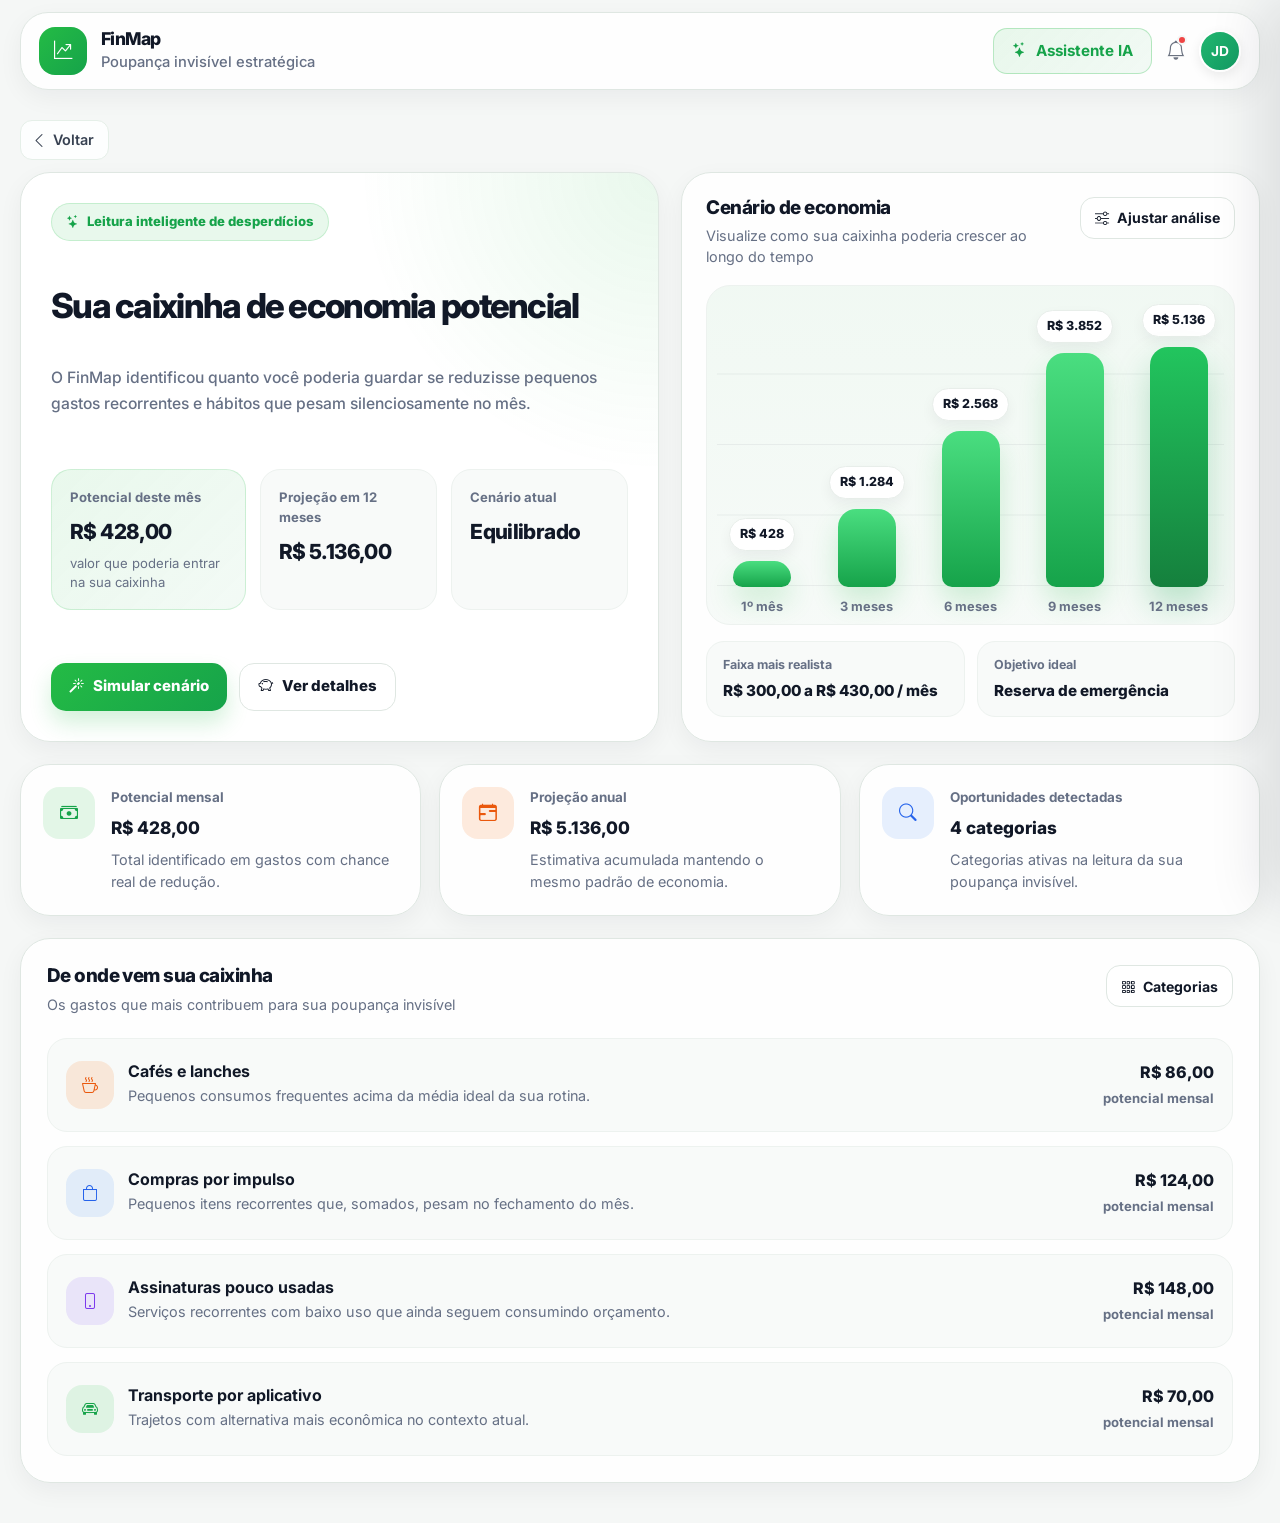
<file: poupanca-invisivel.html>
<!DOCTYPE html>
<html lang="pt-BR">
<head>
  <meta charset="UTF-8">
  <title>Poupança Invisível - FinMap</title>
  <meta name="viewport" content="width=device-width, initial-scale=1.0">

  <link href="https://cdn.jsdelivr.net/npm/bootstrap@5.3.2/dist/css/bootstrap.min.css" rel="stylesheet">
  <link rel="stylesheet" href="https://cdn.jsdelivr.net/npm/bootstrap-icons@1.11.3/font/bootstrap-icons.css">
  <link href="https://fonts.googleapis.com/css2?family=Inter:wght@400;500;600;700;800&display=swap" rel="stylesheet">

  <link rel="stylesheet" href="./FinMap_Projeto/css/dashboard.css">
  <link rel="stylesheet" href="./FinMap_Projeto/css/poupanca-invisivel.css">
</head>
<body>

  <header class="topbar">
    <div class="topbar-left">
      <div class="brand">
        <div class="brand-mark">
          <i class="bi bi-graph-up-arrow"></i>
        </div>

        <div class="brand-copy">
          <h1>FinMap</h1>
          <p>Poupança invisível estratégica</p>
        </div>
      </div>
    </div>

    <div class="topbar-right">
      <button class="ai-btn" id="openAiModal" type="button" aria-label="Abrir Assistente IA">
        <i class="bi bi-stars"></i>
        <span>Assistente IA</span>
      </button>

      <button class="icon-plain notification-btn" id="openNotificationsPanel" type="button" aria-label="Notificações">
        <i class="bi bi-bell"></i>
        <span class="notification-dot"></span>
      </button>

      <button class="profile-avatar" type="button" aria-label="Perfil">
        JD
      </button>
    </div>
  </header>

  <main class="invisible-savings-page">
    <div class="back-navigation">
  <a href="./dashboard.html" class="back-btn">
    <i class="bi bi-chevron-left"></i>
    <span>Voltar</span>
  </a>
</div>
    <section class="savings-dashboard">

      <section class="savings-dashboard__top">
        <article class="hero-summary-card">
          <div class="hero-summary-card__badge">
            <i class="bi bi-stars"></i>
            <span>Leitura inteligente de desperdícios</span>
          </div>

          <h2>Sua caixinha de economia potencial</h2>

          <p>
            O FinMap identificou quanto você poderia guardar se reduzisse pequenos
            gastos recorrentes e hábitos que pesam silenciosamente no mês.
          </p>

          <div class="hero-summary-card__amounts">
            <article class="hero-kpi hero-kpi--main">
              <span>Potencial deste mês</span>
              <strong id="mainMonthlyValue">R$ 428,00</strong>
              <small>valor que poderia entrar na sua caixinha</small>
            </article>

            <article class="hero-kpi">
              <span>Projeção em 12 meses</span>
              <strong id="mainYearlyValue">R$ 5.136,00</strong>
            </article>

            <article class="hero-kpi">
              <span>Cenário atual</span>
              <strong id="mainScenarioLabel">Equilibrado</strong>
            </article>
          </div>

          <div class="hero-summary-card__actions">
            <button class="savings-btn savings-btn--primary" id="openSimulationModal" type="button">
              <i class="bi bi-magic"></i>
              Simular cenário
            </button>

            <button class="savings-btn savings-btn--secondary" id="openDetailsModal" type="button">
              <i class="bi bi-piggy-bank"></i>
              Ver detalhes
            </button>
          </div>
        </article>

        <article class="economy-chart-card">
          <div class="economy-chart-card__header">
            <div>
              <h3>Cenário de economia</h3>
              <p>Visualize como sua caixinha poderia crescer ao longo do tempo</p>
            </div>

            <button class="panel-action-btn" id="openSettingsModal" type="button">
              <i class="bi bi-sliders"></i>
              Ajustar análise
            </button>
          </div>

          <div class="economy-chart">
            <div class="economy-chart__grid"></div>

            <div class="economy-chart__bars">
              <div class="economy-bar">
                <div class="economy-bar__value" id="barLabel1">R$ 428</div>
                <div class="economy-bar__column" id="bar1" style="height: 18%;"></div>
                <span>1º mês</span>
              </div>

              <div class="economy-bar">
                <div class="economy-bar__value" id="barLabel3">R$ 1.284</div>
                <div class="economy-bar__column" id="bar3" style="height: 36%;"></div>
                <span>3 meses</span>
              </div>

              <div class="economy-bar">
                <div class="economy-bar__value" id="barLabel6">R$ 2.568</div>
                <div class="economy-bar__column" id="bar6" style="height: 58%;"></div>
                <span>6 meses</span>
              </div>

              <div class="economy-bar">
                <div class="economy-bar__value" id="barLabel9">R$ 3.852</div>
                <div class="economy-bar__column" id="bar9" style="height: 78%;"></div>
                <span>9 meses</span>
              </div>

              <div class="economy-bar economy-bar--highlight">
                <div class="economy-bar__value" id="barLabel12">R$ 5.136</div>
                <div class="economy-bar__column" id="bar12" style="height: 100%;"></div>
                <span>12 meses</span>
              </div>
            </div>
          </div>

          <div class="economy-chart-card__footer">
            <div class="chart-insight">
              <span>Faixa mais realista</span>
              <strong id="realisticRange">R$ 300,00 a R$ 430,00 / mês</strong>
            </div>

            <div class="chart-insight">
              <span>Objetivo ideal</span>
              <strong id="idealGoal">Reserva de emergência</strong>
            </div>
          </div>
        </article>
      </section>

      <section class="savings-overview-grid">
        <article class="overview-card">
          <div class="overview-card__icon overview-card__icon--green">
            <i class="bi bi-cash-stack"></i>
          </div>

          <div class="overview-card__content">
            <span>Potencial mensal</span>
            <strong id="overviewMonthlyValue">R$ 428,00</strong>
            <p>Total identificado em gastos com chance real de redução.</p>
          </div>
        </article>

        <article class="overview-card">
          <div class="overview-card__icon overview-card__icon--orange">
            <i class="bi bi-calendar-range"></i>
          </div>

          <div class="overview-card__content">
            <span>Projeção anual</span>
            <strong id="overviewYearlyValue">R$ 5.136,00</strong>
            <p>Estimativa acumulada mantendo o mesmo padrão de economia.</p>
          </div>
        </article>

        <article class="overview-card">
          <div class="overview-card__icon overview-card__icon--blue">
            <i class="bi bi-search"></i>
          </div>

          <div class="overview-card__content">
            <span>Oportunidades detectadas</span>
            <strong id="overviewOpportunities">12 pontos</strong>
            <p id="overviewOpportunitiesText">Pequenos excessos que podem fortalecer sua caixinha.</p>
          </div>
        </article>
      </section>

      <section class="savings-dashboard__bottom savings-dashboard__bottom--full">
        <section class="savings-panel savings-panel--large savings-panel--fullwidth">
          <div class="savings-panel__header">
            <div>
              <h3>De onde vem sua caixinha</h3>
              <p>Os gastos que mais contribuem para sua poupança invisível</p>
            </div>

            <button class="panel-action-btn" id="openCategoriesModal" type="button">
              <i class="bi bi-grid-3x3-gap"></i>
              Categorias
            </button>
          </div>

          <div class="opportunity-list opportunity-list--compact" id="opportunityList">
            <article class="opportunity-item">
              <div class="opportunity-item__left">
                <div class="opportunity-item__icon opportunity-item__icon--orange">
                  <i class="bi bi-cup-hot"></i>
                </div>

                <div class="opportunity-item__info">
                  <h4>Cafés e lanches</h4>
                  <p>Pequenos consumos frequentes acima da média ideal da sua rotina.</p>
                </div>
              </div>

              <div class="opportunity-item__right">
                <strong class="opp-value" data-key="coffee">R$ 86,00</strong>
                <span>potencial mensal</span>
              </div>
            </article>

            <article class="opportunity-item">
              <div class="opportunity-item__left">
                <div class="opportunity-item__icon opportunity-item__icon--blue">
                  <i class="bi bi-bag"></i>
                </div>

                <div class="opportunity-item__info">
                  <h4>Compras por impulso</h4>
                  <p>Pequenos itens recorrentes que, somados, pesam no fechamento do mês.</p>
                </div>
              </div>

              <div class="opportunity-item__right">
                <strong class="opp-value" data-key="impulse">R$ 124,00</strong>
                <span>potencial mensal</span>
              </div>
            </article>

            <article class="opportunity-item">
              <div class="opportunity-item__left">
                <div class="opportunity-item__icon opportunity-item__icon--purple">
                  <i class="bi bi-phone"></i>
                </div>

                <div class="opportunity-item__info">
                  <h4>Assinaturas pouco usadas</h4>
                  <p>Serviços recorrentes com baixo uso que ainda seguem consumindo orçamento.</p>
                </div>
              </div>

              <div class="opportunity-item__right">
                <strong class="opp-value" data-key="subscription">R$ 148,00</strong>
                <span>potencial mensal</span>
              </div>
            </article>

            <article class="opportunity-item">
              <div class="opportunity-item__left">
                <div class="opportunity-item__icon opportunity-item__icon--green">
                  <i class="bi bi-car-front"></i>
                </div>

                <div class="opportunity-item__info">
                  <h4>Transporte por aplicativo</h4>
                  <p>Trajetos com alternativa mais econômica no contexto atual.</p>
                </div>
              </div>

              <div class="opportunity-item__right">
                <strong class="opp-value" data-key="transport">R$ 70,00</strong>
                <span>potencial mensal</span>
              </div>
            </article>
          </div>
        </section>
      </section>
    </section>
  </main>

  <!-- MODAL: DETALHES -->
  <div class="fm-modal-overlay" id="detailsModal">
    <div class="fm-modal">
      <div class="fm-modal__header">
        <div class="fm-modal__title-group">
          <div class="fm-modal__icon">
            <i class="bi bi-piggy-bank"></i>
          </div>
          <div>
            <h3>Detalhes da caixinha invisível</h3>
            <p>Entenda como o FinMap estimou seu potencial de economia atual.</p>
          </div>
        </div>

        <button class="fm-modal__close" data-close-modal="detailsModal" type="button" aria-label="Fechar">
          <i class="bi bi-x-lg"></i>
        </button>
      </div>

      <div class="fm-modal__body">
        <div class="detail-grid">
          <article class="detail-box">
            <span>Total do mês</span>
            <strong id="detailMonthlyValue">R$ 428,00</strong>
            <p>Valor com maior potencial de economia dentro do padrão atual de gastos.</p>
          </article>

          <article class="detail-box">
            <span>Projeção anual</span>
            <strong id="detailYearlyValue">R$ 5.136,00</strong>
            <p>Estimativa acumulada caso o comportamento econômico seja mantido por 12 meses.</p>
          </article>

          <article class="detail-box">
            <span>Perfil detectado</span>
            <strong id="detailProfile">Desperdícios distribuídos</strong>
            <p>Os excessos não estão em apenas um ponto, mas em vários hábitos pequenos.</p>
          </article>

          <article class="detail-box">
            <span>Melhor uso da caixinha</span>
            <strong id="detailGoal">Reserva de emergência</strong>
            <p>É o destino mais estratégico para esse volume de economia potencial.</p>
          </article>
        </div>
      </div>
    </div>
  </div>

  <!-- MODAL: SIMULAÇÃO -->
  <div class="fm-modal-overlay" id="simulationModal">
    <div class="fm-modal fm-modal--medium">
      <div class="fm-modal__header">
        <div class="fm-modal__title-group">
          <div class="fm-modal__icon">
            <i class="bi bi-magic"></i>
          </div>
          <div>
            <h3>Simular cenário</h3>
            <p>Escolha um cenário e veja a tela inteira se atualizar automaticamente.</p>
          </div>
        </div>

        <button class="fm-modal__close" data-close-modal="simulationModal" type="button" aria-label="Fechar">
          <i class="bi bi-x-lg"></i>
        </button>
      </div>

      <div class="fm-modal__body">
        <div class="simulation-list">
          <article class="simulation-option" data-scenario="conservador">
            <div>
              <h4>Cenário conservador</h4>
              <p>Redução leve e mais fácil de sustentar no dia a dia.</p>
            </div>
            <strong>R$ 220,00 / mês</strong>
          </article>

          <article class="simulation-option simulation-option--active" data-scenario="equilibrado">
            <div>
              <h4>Cenário equilibrado</h4>
              <p>Redução moderada, com boa consistência e menor atrito.</p>
            </div>
            <strong>R$ 428,00 / mês</strong>
          </article>

          <article class="simulation-option" data-scenario="agressivo">
            <div>
              <h4>Cenário agressivo</h4>
              <p>Corte forte em excessos, assinaturas e compras impulsivas.</p>
            </div>
            <strong>R$ 610,00 / mês</strong>
          </article>
        </div>
      </div>
    </div>
  </div>

  <!-- MODAL: CONFIGURAÇÕES -->
  <div class="fm-modal-overlay" id="settingsAnalysisModal">
    <div class="fm-modal fm-modal--medium">
      <div class="fm-modal__header">
        <div class="fm-modal__title-group">
          <div class="fm-modal__icon">
            <i class="bi bi-sliders"></i>
          </div>
          <div>
            <h3>Configurar análise</h3>
            <p>Ative ou desative categorias que entram na sua Poupança Invisível.</p>
          </div>
        </div>

        <button class="fm-modal__close" data-close-modal="settingsAnalysisModal" type="button" aria-label="Fechar">
          <i class="bi bi-x-lg"></i>
        </button>
      </div>

      <div class="fm-modal__body">
        <div class="config-modal-list">
          <div class="config-modal-row">
            <div>
              <h4>Considerar cafés e lanches</h4>
              <p>Inclui pequenos consumos recorrentes na análise.</p>
            </div>
            <label class="switch switch--green">
              <input type="checkbox" id="toggleCoffee" checked>
              <span class="switch-slider"></span>
            </label>
          </div>

          <div class="config-modal-row">
            <div>
              <h4>Considerar compras por impulso</h4>
              <p>Inclui pequenas compras fora do padrão planejado.</p>
            </div>
            <label class="switch switch--green">
              <input type="checkbox" id="toggleImpulse" checked>
              <span class="switch-slider"></span>
            </label>
          </div>

          <div class="config-modal-row">
            <div>
              <h4>Considerar assinaturas</h4>
              <p>Inclui serviços recorrentes pouco utilizados.</p>
            </div>
            <label class="switch switch--green">
              <input type="checkbox" id="toggleSubscription" checked>
              <span class="switch-slider"></span>
            </label>
          </div>

          <div class="config-modal-row">
            <div>
              <h4>Considerar transporte por aplicativo</h4>
              <p>Inclui trajetos com alternativa mais econômica.</p>
            </div>
            <label class="switch switch--green">
              <input type="checkbox" id="toggleTransport" checked>
              <span class="switch-slider"></span>
            </label>
          </div>
        </div>
      </div>
    </div>
  </div>

  <!-- MODAL: CATEGORIAS -->
  <div class="fm-modal-overlay" id="categoriesModal">
    <div class="fm-modal fm-modal--medium">
      <div class="fm-modal__header">
        <div class="fm-modal__title-group">
          <div class="fm-modal__icon">
            <i class="bi bi-grid-3x3-gap"></i>
          </div>
          <div>
            <h3>Categorias analisadas</h3>
            <p>Áreas em que o FinMap detectou maior potencial de economia.</p>
          </div>
        </div>

        <button class="fm-modal__close" data-close-modal="categoriesModal" type="button" aria-label="Fechar">
          <i class="bi bi-x-lg"></i>
        </button>
      </div>

      <div class="fm-modal__body">
        <div class="category-modal-grid">
          <article class="category-modal-box">
            <span>Assinaturas</span>
            <strong id="catSubscription">R$ 148,00</strong>
          </article>

          <article class="category-modal-box">
            <span>Compras por impulso</span>
            <strong id="catImpulse">R$ 124,00</strong>
          </article>

          <article class="category-modal-box">
            <span>Cafés e lanches</span>
            <strong id="catCoffee">R$ 86,00</strong>
          </article>

          <article class="category-modal-box">
            <span>Transporte por aplicativo</span>
            <strong id="catTransport">R$ 70,00</strong>
          </article>
        </div>
      </div>
    </div>
  </div>

  <!-- PAINEL DE NOTIFICAÇÕES -->
  <div class="notif-overlay" id="notifOverlay"></div>

  <aside class="notif-panel" id="notifPanel" aria-label="Painel de notificações">
    <div class="notif-panel__header">
      <div>
        <h3>Notificações</h3>
        <p>Alertas, metas e movimentações importantes</p>
      </div>

      <button class="notif-panel__close" id="closeNotificationsPanel" type="button" aria-label="Fechar notificações">
        <i class="bi bi-x-lg"></i>
      </button>
    </div>

    <div class="notif-panel__tabs">
      <button class="notif-tab active" type="button">Todos</button>
      <button class="notif-tab" type="button">Alertas</button>
      <button class="notif-tab" type="button">Metas</button>
      <button class="notif-tab" type="button">Gastos</button>
    </div>

    <div class="notif-panel__list">
      <article class="notif-card notif-card--danger">
        <div class="notif-card__icon">
          <i class="bi bi-exclamation-triangle"></i>
        </div>
        <div class="notif-card__content">
          <h4>Potencial de economia em queda</h4>
          <p>Seu cenário atual ficou abaixo da média da última semana.</p>
          <span>Agora mesmo</span>
        </div>
      </article>

      <article class="notif-card notif-card--success">
        <div class="notif-card__icon">
          <i class="bi bi-piggy-bank"></i>
        </div>
        <div class="notif-card__content">
          <h4>Boa projeção anual</h4>
          <p>Sua caixinha invisível pode ultrapassar R$ 5 mil em 12 meses.</p>
          <span>Hoje, 09:20</span>
        </div>
      </article>

      <article class="notif-card notif-card--warning">
        <div class="notif-card__icon">
          <i class="bi bi-receipt"></i>
        </div>
        <div class="notif-card__content">
          <h4>Assinaturas com maior impacto</h4>
          <p>Essa categoria continua sendo a principal fonte de economia potencial.</p>
          <span>Hoje, 08:05</span>
        </div>
      </article>

      <article class="notif-card notif-card--info">
        <div class="notif-card__icon">
          <i class="bi bi-stars"></i>
        </div>
        <div class="notif-card__content">
          <h4>Sugestão da IA</h4>
          <p>Simule um cenário agressivo para visualizar o maior impacto possível.</p>
          <span>Ontem</span>
        </div>
      </article>
    </div>
  </aside>

  <!-- MODAL IA -->
  <div class="ai-modal-overlay" id="aiModal">
    <div class="ai-modal">
      <div class="ai-modal__header">
        <div class="ai-modal__title-group">
          <div class="ai-modal__icon">
            <i class="bi bi-stars"></i>
          </div>

          <div>
            <h3>Assistente IA FinMap</h3>
            <p>Análise inteligente, sugestões rápidas e apoio financeiro em tempo real.</p>
          </div>
        </div>

        <button class="ai-modal__close" id="closeAiModal" type="button" aria-label="Fechar assistente IA">
          <i class="bi bi-x-lg"></i>
        </button>
      </div>

      <div class="ai-modal__body">
        <aside class="ai-modal__sidebar">
          <div class="ai-summary-card ai-summary-card--green">
            <div class="ai-summary-card__top">
              <span class="ai-summary-card__label">Análise geral</span>
              <i class="bi bi-activity"></i>
            </div>
            <strong>Poupança invisível com bom potencial</strong>
            <p>Seu maior espaço de economia está em assinaturas pouco usadas e compras por impulso.</p>
          </div>

          <div class="ai-summary-card ai-summary-card--soft">
            <div class="ai-summary-card__top">
              <span class="ai-summary-card__label">Sugestão principal</span>
              <i class="bi bi-lightbulb"></i>
            </div>
            <strong>Priorizar cortes recorrentes</strong>
            <p>Reduzir gastos recorrentes tende a gerar mais impacto do que cortar itens isolados.</p>
          </div>

          <div class="ai-shortcuts">
            <button class="ai-shortcut" type="button">Analisar minha caixinha</button>
            <button class="ai-shortcut" type="button">Onde posso economizar mais?</button>
            <button class="ai-shortcut" type="button">Comparar cenários</button>
            <button class="ai-shortcut" type="button">Criar plano rápido</button>
          </div>
        </aside>

        <section class="ai-chat-area">
          <div class="ai-chat-area__messages">
            <div class="ai-message ai-message--bot">
              <div class="ai-message__bubble">
                Analisei sua Poupança Invisível. Hoje seus maiores focos de atenção estão em assinaturas, compras por impulso e pequenos gastos recorrentes.
              </div>
            </div>

            <div class="ai-message ai-message--user">
              <div class="ai-message__bubble">
                Onde eu teria o maior impacto mais rápido?
              </div>
            </div>

            <div class="ai-message ai-message--bot">
              <div class="ai-message__bubble">
                O maior impacto rápido viria da revisão de assinaturas pouco usadas. Depois disso, compras por impulso e lanches recorrentes já geram uma melhora visível no cenário anual.
              </div>
            </div>
          </div>

          <form class="ai-chat-area__input">
            <button class="ai-input-action" type="button" aria-label="Anexar">
              <i class="bi bi-plus-lg"></i>
            </button>

            <input type="text" placeholder="Pergunte algo ao Assistente IA">

            <button class="ai-send-btn" type="submit" aria-label="Enviar mensagem">
              <i class="bi bi-send-fill"></i>
            </button>
          </form>
        </section>
      </div>
    </div>
  </div>

  <script>
    const body = document.body;

    const modalMap = {
      openDetailsModal: "detailsModal",
      openSimulationModal: "simulationModal",
      openSimulationModalSecondary: "simulationModal",
      openSettingsModal: "settingsAnalysisModal",
      openCategoriesModal: "categoriesModal"
    };

    const baseValues = {
      coffee: 86,
      impulse: 124,
      subscription: 148,
      transport: 70
    };

    const scenarios = {
      conservador: {
        label: "Conservador",
        multiplier: 0.514,
        range: "R$ 180,00 a R$ 250,00 / mês",
        goal: "Quitar pequenas contas",
        profile: "Cortes leves e sustentáveis"
      },
      equilibrado: {
        label: "Equilibrado",
        multiplier: 1,
        range: "R$ 300,00 a R$ 430,00 / mês",
        goal: "Reserva de emergência",
        profile: "Desperdícios distribuídos"
      },
      agressivo: {
        label: "Agressivo",
        multiplier: 1.425,
        range: "R$ 500,00 a R$ 620,00 / mês",
        goal: "Meta de crescimento rápido",
        profile: "Redução forte de excessos"
      }
    };

    const state = {
      scenario: "equilibrado",
      enabled: {
        coffee: true,
        impulse: true,
        subscription: true,
        transport: true
      }
    };

    function formatBRL(value) {
      return value.toLocaleString("pt-BR", {
        style: "currency",
        currency: "BRL"
      });
    }

    function formatBRLNoCents(value) {
      return "R$ " + Math.round(value).toLocaleString("pt-BR");
    }

    function hasClassSafe(element, className) {
      return element && element.classList.contains(className);
    }

    function lockBody() {
      body.style.overflow = "hidden";
    }

    function unlockBody() {
      const hasOpenModal =
        document.querySelector(".fm-modal-overlay.active") ||
        hasClassSafe(document.getElementById("notifPanel"), "active") ||
        hasClassSafe(document.getElementById("aiModal"), "active");

      body.style.overflow = hasOpenModal ? "hidden" : "";
    }

    function openModal(id) {
      const modal = document.getElementById(id);
      if (!modal) return;
      modal.classList.add("active");
      lockBody();
    }

    function closeModal(id) {
      const modal = document.getElementById(id);
      if (!modal) return;
      modal.classList.remove("active");
      unlockBody();
    }

    function openNotifications() {
      const notifPanel = document.getElementById("notifPanel");
      const notifOverlay = document.getElementById("notifOverlay");

      if (!notifPanel || !notifOverlay) return;
      notifPanel.classList.add("active");
      notifOverlay.classList.add("active");
      lockBody();
    }

    function closeNotifications() {
      const notifPanel = document.getElementById("notifPanel");
      const notifOverlay = document.getElementById("notifOverlay");

      if (notifPanel) notifPanel.classList.remove("active");
      if (notifOverlay) notifOverlay.classList.remove("active");
      unlockBody();
    }

    function openAiModal() {
      const aiModal = document.getElementById("aiModal");
      if (!aiModal) return;
      aiModal.classList.add("active");
      lockBody();
    }

    function closeAiModal() {
      const aiModal = document.getElementById("aiModal");
      if (!aiModal) return;
      aiModal.classList.remove("active");
      unlockBody();
    }

    function getScenarioData() {
      return scenarios[state.scenario];
    }

    function getCurrentValues() {
      const scenario = getScenarioData();
      const values = {};

      Object.keys(baseValues).forEach((key) => {
        values[key] = state.enabled[key] ? +(baseValues[key] * scenario.multiplier).toFixed(2) : 0;
      });

      return values;
    }

    function getTotalMonthly(values) {
      return Object.values(values).reduce((sum, value) => sum + value, 0);
    }

    function updateScenarioButtons() {
      document.querySelectorAll(".simulation-option").forEach((item) => {
        item.classList.toggle(
          "simulation-option--active",
          item.getAttribute("data-scenario") === state.scenario
        );
      });
    }

    function updateToggles() {
      document.getElementById("toggleCoffee").checked = state.enabled.coffee;
      document.getElementById("toggleImpulse").checked = state.enabled.impulse;
      document.getElementById("toggleSubscription").checked = state.enabled.subscription;
      document.getElementById("toggleTransport").checked = state.enabled.transport;
    }

    function updateUI() {
      const scenario = getScenarioData();
      const values = getCurrentValues();
      const monthly = getTotalMonthly(values);
      const value3 = monthly * 3;
      const value6 = monthly * 6;
      const value9 = monthly * 9;
      const value12 = monthly * 12;
      const enabledCount = Object.values(state.enabled).filter(Boolean).length;

      document.getElementById("mainMonthlyValue").textContent = formatBRL(monthly);
      document.getElementById("mainYearlyValue").textContent = formatBRL(value12);
      document.getElementById("mainScenarioLabel").textContent = scenario.label;

      document.getElementById("overviewMonthlyValue").textContent = formatBRL(monthly);
      document.getElementById("overviewYearlyValue").textContent = formatBRL(value12);
      document.getElementById("overviewOpportunities").textContent = enabledCount + " categorias";
      document.getElementById("overviewOpportunitiesText").textContent =
        enabledCount > 0
          ? "Categorias ativas na leitura da sua poupança invisível."
          : "Nenhuma categoria ativa no momento.";

      document.getElementById("realisticRange").textContent = scenario.range;
      document.getElementById("idealGoal").textContent = scenario.goal;

      document.getElementById("detailMonthlyValue").textContent = formatBRL(monthly);
      document.getElementById("detailYearlyValue").textContent = formatBRL(value12);
      document.getElementById("detailProfile").textContent = scenario.profile;
      document.getElementById("detailGoal").textContent = scenario.goal;

      document.getElementById("catSubscription").textContent = formatBRL(values.subscription);
      document.getElementById("catImpulse").textContent = formatBRL(values.impulse);
      document.getElementById("catCoffee").textContent = formatBRL(values.coffee);
      document.getElementById("catTransport").textContent = formatBRL(values.transport);

      document.querySelectorAll(".opp-value").forEach((el) => {
        const key = el.getAttribute("data-key");
        el.textContent = formatBRL(values[key]);
      });

      document.getElementById("barLabel1").textContent = formatBRLNoCents(monthly);
      document.getElementById("barLabel3").textContent = formatBRLNoCents(value3);
      document.getElementById("barLabel6").textContent = formatBRLNoCents(value6);
      document.getElementById("barLabel9").textContent = formatBRLNoCents(value9);
      document.getElementById("barLabel12").textContent = formatBRLNoCents(value12);

      const maxValue = Math.max(value12, 1);
      document.getElementById("bar1").style.height = Math.max((monthly / maxValue) * 100, 8) + "%";
      document.getElementById("bar3").style.height = Math.max((value3 / maxValue) * 100, 18) + "%";
      document.getElementById("bar6").style.height = Math.max((value6 / maxValue) * 100, 36) + "%";
      document.getElementById("bar9").style.height = Math.max((value9 / maxValue) * 100, 58) + "%";
      document.getElementById("bar12").style.height = "100%";

      updateScenarioButtons();
      updateToggles();
    }

    Object.entries(modalMap).forEach(([buttonId, modalId]) => {
      const button = document.getElementById(buttonId);
      if (!button) return;

      button.addEventListener("click", () => {
        openModal(modalId);
      });
    });

    document.querySelectorAll("[data-close-modal]").forEach((button) => {
      button.addEventListener("click", () => {
        const modalId = button.getAttribute("data-close-modal");
        closeModal(modalId);
      });
    });

    document.querySelectorAll(".fm-modal-overlay").forEach((overlay) => {
      overlay.addEventListener("click", (e) => {
        if (e.target === overlay) {
          overlay.classList.remove("active");
          unlockBody();
        }
      });
    });

    document.querySelectorAll(".simulation-option").forEach((option) => {
      option.addEventListener("click", () => {
        state.scenario = option.getAttribute("data-scenario");
        updateUI();
      });
    });

    document.getElementById("toggleCoffee").addEventListener("change", (e) => {
      state.enabled.coffee = e.target.checked;
      updateUI();
    });

    document.getElementById("toggleImpulse").addEventListener("change", (e) => {
      state.enabled.impulse = e.target.checked;
      updateUI();
    });

    document.getElementById("toggleSubscription").addEventListener("change", (e) => {
      state.enabled.subscription = e.target.checked;
      updateUI();
    });

    document.getElementById("toggleTransport").addEventListener("change", (e) => {
      state.enabled.transport = e.target.checked;
      updateUI();
    });

    const openNotificationsPanel = document.getElementById("openNotificationsPanel");
    const closeNotificationsPanel = document.getElementById("closeNotificationsPanel");
    const notifOverlay = document.getElementById("notifOverlay");

    if (openNotificationsPanel) {
      openNotificationsPanel.addEventListener("click", openNotifications);
    }

    if (closeNotificationsPanel) {
      closeNotificationsPanel.addEventListener("click", closeNotifications);
    }

    if (notifOverlay) {
      notifOverlay.addEventListener("click", closeNotifications);
    }

    const openAiModalButton = document.getElementById("openAiModal");
    const closeAiModalButton = document.getElementById("closeAiModal");
    const aiModal = document.getElementById("aiModal");

    if (openAiModalButton) {
      openAiModalButton.addEventListener("click", openAiModal);
    }

    if (closeAiModalButton) {
      closeAiModalButton.addEventListener("click", closeAiModal);
    }

    if (aiModal) {
      aiModal.addEventListener("click", function (e) {
        if (e.target === aiModal) {
          closeAiModal();
        }
      });
    }

    document.addEventListener("keydown", (e) => {
      if (e.key === "Escape") {
        document.querySelectorAll(".fm-modal-overlay.active").forEach((modal) => {
          modal.classList.remove("active");
        });
        closeNotifications();
        closeAiModal();
        unlockBody();
      }
    });

    updateUI();
  </script>

</body>
</html>
</file>
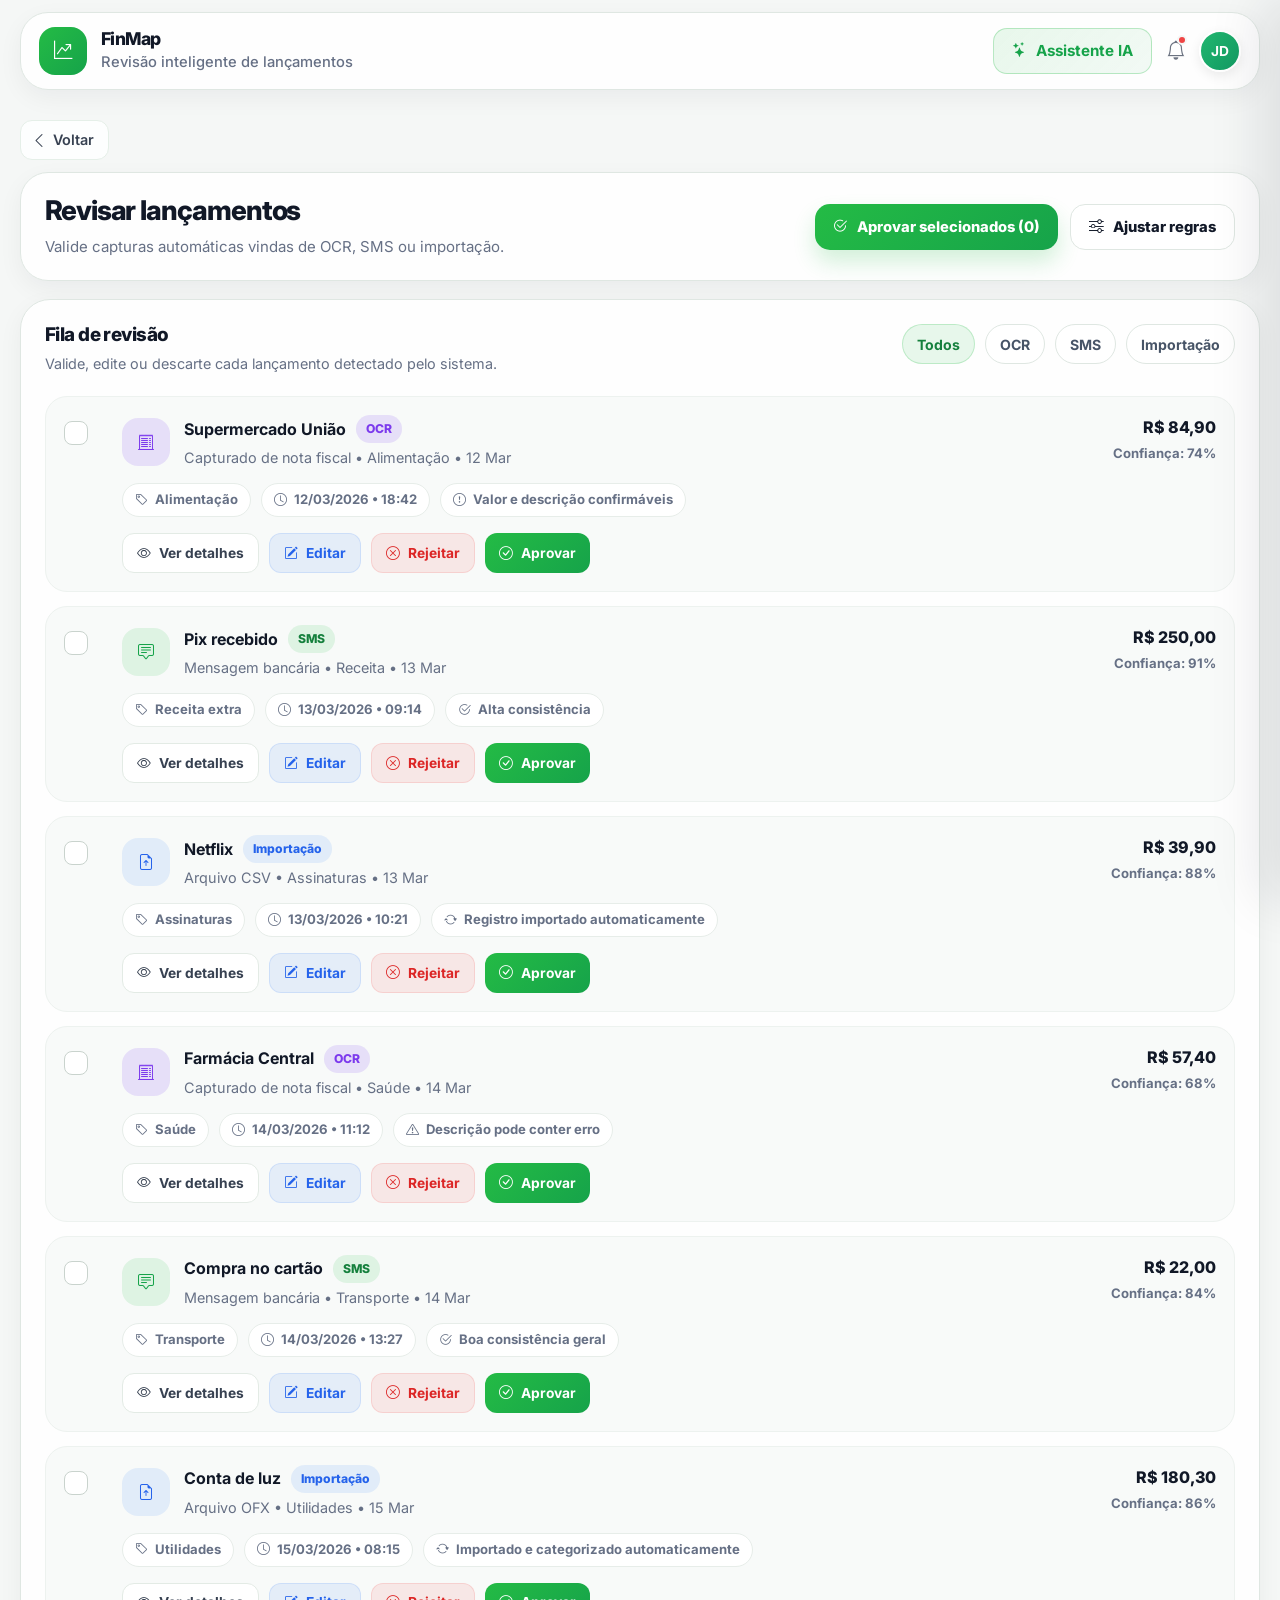
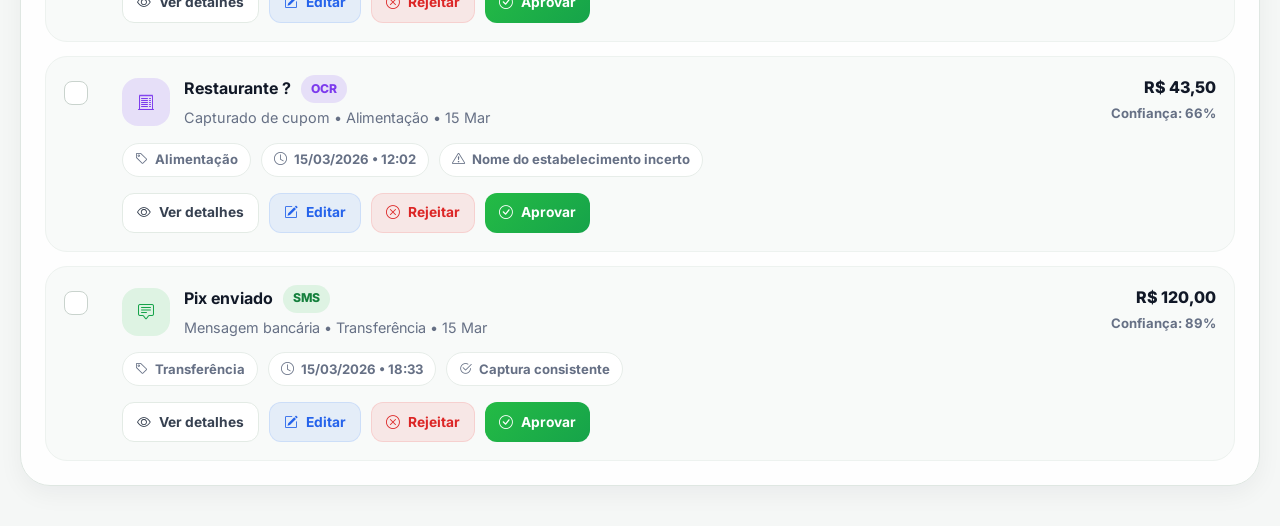
<file: revisar-lancamentos.html>
<!DOCTYPE html>
<html lang="pt-BR">
<head>
  <meta charset="UTF-8">
  <title>Revisar Lançamentos - FinMap</title>
  <meta name="viewport" content="width=device-width, initial-scale=1.0">

  <link href="https://cdn.jsdelivr.net/npm/bootstrap@5.3.2/dist/css/bootstrap.min.css" rel="stylesheet">
  <link rel="stylesheet" href="https://cdn.jsdelivr.net/npm/bootstrap-icons@1.11.3/font/bootstrap-icons.css">
  <link href="https://fonts.googleapis.com/css2?family=Inter:wght@400;500;600;700;800&display=swap" rel="stylesheet">

  <link rel="stylesheet" href="./FinMap_Projeto/css/dashboard.css">
  <link rel="stylesheet" href="./FinMap_Projeto/css/revisar-lancamentos.css">
</head>
<body>

  <header class="topbar">
    <div class="topbar-left">
      <div class="brand">
        <div class="brand-mark">
          <i class="bi bi-graph-up-arrow"></i>
        </div>

        <div class="brand-copy">
          <h1>FinMap</h1>
          <p>Revisão inteligente de lançamentos</p>
        </div>
      </div>
    </div>

    <div class="topbar-right">
      <button class="ai-btn" id="openAiModal" type="button" aria-label="Abrir Assistente IA">
        <i class="bi bi-stars"></i>
        <span>Assistente IA</span>
      </button>

      <button class="icon-plain notification-btn" id="openNotificationsPanel" type="button" aria-label="Notificações">
        <i class="bi bi-bell"></i>
        <span class="notification-dot"></span>
      </button>

      <button class="profile-avatar" type="button" aria-label="Perfil">
        JD
      </button>
    </div>
  </header>

  <main class="review-page">
    <div class="back-navigation">
      <a href="./dashboard.html" class="back-btn">
        <i class="bi bi-chevron-left"></i>
        <span>Voltar</span>
      </a>
    </div>

    <section class="review-dashboard">
      <section class="review-header-minimal">
        <div class="review-header-minimal__content">
          <h2>Revisar lançamentos</h2>
          <p>Valide capturas automáticas vindas de OCR, SMS ou importação.</p>
        </div>

        <div class="review-header-minimal__actions">
          <button class="review-btn review-btn--primary" id="approveSelectedBtn" type="button">
            <i class="bi bi-check2-circle"></i>
            Aprovar selecionados
          </button>

          <button class="review-btn review-btn--secondary" id="openRulesModal" type="button">
            <i class="bi bi-sliders"></i>
            Ajustar regras
          </button>
        </div>
      </section>

      <section class="review-panel">
        <div class="review-panel__header">
          <div>
            <h3>Fila de revisão</h3>
            <p>Valide, edite ou descarte cada lançamento detectado pelo sistema.</p>
          </div>

          <div class="review-panel__actions">
            <button class="filter-chip active" type="button" data-filter="all">Todos</button>
            <button class="filter-chip" type="button" data-filter="ocr">OCR</button>
            <button class="filter-chip" type="button" data-filter="sms">SMS</button>
            <button class="filter-chip" type="button" data-filter="importacao">Importação</button>
          </div>
        </div>

        <div class="review-list" id="reviewList">
          <article class="review-item" data-id="1" data-source="ocr" data-status="pending" data-confidence="74">
            <div class="review-item__select">
              <label class="review-check">
                <input type="checkbox" class="launch-checkbox">
                <span></span>
              </label>
            </div>

            <div class="review-item__main">
              <div class="review-item__top">
                <div class="review-item__left">
                  <div class="review-item__icon review-item__icon--purple">
                    <i class="bi bi-receipt-cutoff"></i>
                  </div>

                  <div class="review-item__info">
                    <div class="review-item__title-row">
                      <h4>Supermercado União</h4>
                      <span class="review-badge review-badge--purple">OCR</span>
                    </div>
                    <p>Capturado de nota fiscal • Alimentação • 12 Mar</p>
                  </div>
                </div>

                <div class="review-item__amount">
                  <strong>R$ 84,90</strong>
                  <span>Confiança: 74%</span>
                </div>
              </div>

              <div class="review-item__meta">
                <span><i class="bi bi-tag"></i> Alimentação</span>
                <span><i class="bi bi-clock"></i> 12/03/2026 • 18:42</span>
                <span><i class="bi bi-exclamation-circle"></i> Valor e descrição confirmáveis</span>
              </div>

              <div class="review-item__actions">
                <button class="item-action-btn item-action-btn--ghost" type="button" data-open-details="1">
                  <i class="bi bi-eye"></i>
                  Ver detalhes
                </button>

                <button class="item-action-btn item-action-btn--edit" type="button" data-open-edit="1">
                  <i class="bi bi-pencil-square"></i>
                  Editar
                </button>

                <button class="item-action-btn item-action-btn--danger" type="button" data-reject="1">
                  <i class="bi bi-x-circle"></i>
                  Rejeitar
                </button>

                <button class="item-action-btn item-action-btn--success" type="button" data-approve="1">
                  <i class="bi bi-check-circle"></i>
                  Aprovar
                </button>
              </div>
            </div>
          </article>

          <article class="review-item" data-id="2" data-source="sms" data-status="pending" data-confidence="91">
            <div class="review-item__select">
              <label class="review-check">
                <input type="checkbox" class="launch-checkbox">
                <span></span>
              </label>
            </div>

            <div class="review-item__main">
              <div class="review-item__top">
                <div class="review-item__left">
                  <div class="review-item__icon review-item__icon--green">
                    <i class="bi bi-chat-square-text"></i>
                  </div>

                  <div class="review-item__info">
                    <div class="review-item__title-row">
                      <h4>Pix recebido</h4>
                      <span class="review-badge review-badge--green">SMS</span>
                    </div>
                    <p>Mensagem bancária • Receita • 13 Mar</p>
                  </div>
                </div>

                <div class="review-item__amount">
                  <strong>R$ 250,00</strong>
                  <span>Confiança: 91%</span>
                </div>
              </div>

              <div class="review-item__meta">
                <span><i class="bi bi-tag"></i> Receita extra</span>
                <span><i class="bi bi-clock"></i> 13/03/2026 • 09:14</span>
                <span><i class="bi bi-check2-circle"></i> Alta consistência</span>
              </div>

              <div class="review-item__actions">
                <button class="item-action-btn item-action-btn--ghost" type="button" data-open-details="2">
                  <i class="bi bi-eye"></i>
                  Ver detalhes
                </button>

                <button class="item-action-btn item-action-btn--edit" type="button" data-open-edit="2">
                  <i class="bi bi-pencil-square"></i>
                  Editar
                </button>

                <button class="item-action-btn item-action-btn--danger" type="button" data-reject="2">
                  <i class="bi bi-x-circle"></i>
                  Rejeitar
                </button>

                <button class="item-action-btn item-action-btn--success" type="button" data-approve="2">
                  <i class="bi bi-check-circle"></i>
                  Aprovar
                </button>
              </div>
            </div>
          </article>

          <article class="review-item" data-id="3" data-source="importacao" data-status="pending" data-confidence="88">
            <div class="review-item__select">
              <label class="review-check">
                <input type="checkbox" class="launch-checkbox">
                <span></span>
              </label>
            </div>

            <div class="review-item__main">
              <div class="review-item__top">
                <div class="review-item__left">
                  <div class="review-item__icon review-item__icon--blue">
                    <i class="bi bi-file-earmark-arrow-up"></i>
                  </div>

                  <div class="review-item__info">
                    <div class="review-item__title-row">
                      <h4>Netflix</h4>
                      <span class="review-badge review-badge--blue">Importação</span>
                    </div>
                    <p>Arquivo CSV • Assinaturas • 13 Mar</p>
                  </div>
                </div>

                <div class="review-item__amount">
                  <strong>R$ 39,90</strong>
                  <span>Confiança: 88%</span>
                </div>
              </div>

              <div class="review-item__meta">
                <span><i class="bi bi-tag"></i> Assinaturas</span>
                <span><i class="bi bi-clock"></i> 13/03/2026 • 10:21</span>
                <span><i class="bi bi-arrow-repeat"></i> Registro importado automaticamente</span>
              </div>

              <div class="review-item__actions">
                <button class="item-action-btn item-action-btn--ghost" type="button" data-open-details="3">
                  <i class="bi bi-eye"></i>
                  Ver detalhes
                </button>

                <button class="item-action-btn item-action-btn--edit" type="button" data-open-edit="3">
                  <i class="bi bi-pencil-square"></i>
                  Editar
                </button>

                <button class="item-action-btn item-action-btn--danger" type="button" data-reject="3">
                  <i class="bi bi-x-circle"></i>
                  Rejeitar
                </button>

                <button class="item-action-btn item-action-btn--success" type="button" data-approve="3">
                  <i class="bi bi-check-circle"></i>
                  Aprovar
                </button>
              </div>
            </div>
          </article>

          <article class="review-item" data-id="4" data-source="ocr" data-status="pending" data-confidence="68">
            <div class="review-item__select">
              <label class="review-check">
                <input type="checkbox" class="launch-checkbox">
                <span></span>
              </label>
            </div>

            <div class="review-item__main">
              <div class="review-item__top">
                <div class="review-item__left">
                  <div class="review-item__icon review-item__icon--purple">
                    <i class="bi bi-receipt-cutoff"></i>
                  </div>

                  <div class="review-item__info">
                    <div class="review-item__title-row">
                      <h4>Farmácia Central</h4>
                      <span class="review-badge review-badge--purple">OCR</span>
                    </div>
                    <p>Capturado de nota fiscal • Saúde • 14 Mar</p>
                  </div>
                </div>

                <div class="review-item__amount">
                  <strong>R$ 57,40</strong>
                  <span>Confiança: 68%</span>
                </div>
              </div>

              <div class="review-item__meta">
                <span><i class="bi bi-tag"></i> Saúde</span>
                <span><i class="bi bi-clock"></i> 14/03/2026 • 11:12</span>
                <span><i class="bi bi-exclamation-triangle"></i> Descrição pode conter erro</span>
              </div>

              <div class="review-item__actions">
                <button class="item-action-btn item-action-btn--ghost" type="button" data-open-details="4">
                  <i class="bi bi-eye"></i>
                  Ver detalhes
                </button>

                <button class="item-action-btn item-action-btn--edit" type="button" data-open-edit="4">
                  <i class="bi bi-pencil-square"></i>
                  Editar
                </button>

                <button class="item-action-btn item-action-btn--danger" type="button" data-reject="4">
                  <i class="bi bi-x-circle"></i>
                  Rejeitar
                </button>

                <button class="item-action-btn item-action-btn--success" type="button" data-approve="4">
                  <i class="bi bi-check-circle"></i>
                  Aprovar
                </button>
              </div>
            </div>
          </article>

          <article class="review-item" data-id="5" data-source="sms" data-status="pending" data-confidence="84">
            <div class="review-item__select">
              <label class="review-check">
                <input type="checkbox" class="launch-checkbox">
                <span></span>
              </label>
            </div>

            <div class="review-item__main">
              <div class="review-item__top">
                <div class="review-item__left">
                  <div class="review-item__icon review-item__icon--green">
                    <i class="bi bi-chat-square-text"></i>
                  </div>

                  <div class="review-item__info">
                    <div class="review-item__title-row">
                      <h4>Compra no cartão</h4>
                      <span class="review-badge review-badge--green">SMS</span>
                    </div>
                    <p>Mensagem bancária • Transporte • 14 Mar</p>
                  </div>
                </div>

                <div class="review-item__amount">
                  <strong>R$ 22,00</strong>
                  <span>Confiança: 84%</span>
                </div>
              </div>

              <div class="review-item__meta">
                <span><i class="bi bi-tag"></i> Transporte</span>
                <span><i class="bi bi-clock"></i> 14/03/2026 • 13:27</span>
                <span><i class="bi bi-check2-circle"></i> Boa consistência geral</span>
              </div>

              <div class="review-item__actions">
                <button class="item-action-btn item-action-btn--ghost" type="button" data-open-details="5">
                  <i class="bi bi-eye"></i>
                  Ver detalhes
                </button>

                <button class="item-action-btn item-action-btn--edit" type="button" data-open-edit="5">
                  <i class="bi bi-pencil-square"></i>
                  Editar
                </button>

                <button class="item-action-btn item-action-btn--danger" type="button" data-reject="5">
                  <i class="bi bi-x-circle"></i>
                  Rejeitar
                </button>

                <button class="item-action-btn item-action-btn--success" type="button" data-approve="5">
                  <i class="bi bi-check-circle"></i>
                  Aprovar
                </button>
              </div>
            </div>
          </article>

          <article class="review-item" data-id="6" data-source="importacao" data-status="pending" data-confidence="86">
            <div class="review-item__select">
              <label class="review-check">
                <input type="checkbox" class="launch-checkbox">
                <span></span>
              </label>
            </div>

            <div class="review-item__main">
              <div class="review-item__top">
                <div class="review-item__left">
                  <div class="review-item__icon review-item__icon--blue">
                    <i class="bi bi-file-earmark-arrow-up"></i>
                  </div>

                  <div class="review-item__info">
                    <div class="review-item__title-row">
                      <h4>Conta de luz</h4>
                      <span class="review-badge review-badge--blue">Importação</span>
                    </div>
                    <p>Arquivo OFX • Utilidades • 15 Mar</p>
                  </div>
                </div>

                <div class="review-item__amount">
                  <strong>R$ 180,30</strong>
                  <span>Confiança: 86%</span>
                </div>
              </div>

              <div class="review-item__meta">
                <span><i class="bi bi-tag"></i> Utilidades</span>
                <span><i class="bi bi-clock"></i> 15/03/2026 • 08:15</span>
                <span><i class="bi bi-arrow-repeat"></i> Importado e categorizado automaticamente</span>
              </div>

              <div class="review-item__actions">
                <button class="item-action-btn item-action-btn--ghost" type="button" data-open-details="6">
                  <i class="bi bi-eye"></i>
                  Ver detalhes
                </button>

                <button class="item-action-btn item-action-btn--edit" type="button" data-open-edit="6">
                  <i class="bi bi-pencil-square"></i>
                  Editar
                </button>

                <button class="item-action-btn item-action-btn--danger" type="button" data-reject="6">
                  <i class="bi bi-x-circle"></i>
                  Rejeitar
                </button>

                <button class="item-action-btn item-action-btn--success" type="button" data-approve="6">
                  <i class="bi bi-check-circle"></i>
                  Aprovar
                </button>
              </div>
            </div>
          </article>

          <article class="review-item" data-id="7" data-source="ocr" data-status="pending" data-confidence="66">
            <div class="review-item__select">
              <label class="review-check">
                <input type="checkbox" class="launch-checkbox">
                <span></span>
              </label>
            </div>

            <div class="review-item__main">
              <div class="review-item__top">
                <div class="review-item__left">
                  <div class="review-item__icon review-item__icon--purple">
                    <i class="bi bi-receipt-cutoff"></i>
                  </div>

                  <div class="review-item__info">
                    <div class="review-item__title-row">
                      <h4>Restaurante ?</h4>
                      <span class="review-badge review-badge--purple">OCR</span>
                    </div>
                    <p>Capturado de cupom • Alimentação • 15 Mar</p>
                  </div>
                </div>

                <div class="review-item__amount">
                  <strong>R$ 43,50</strong>
                  <span>Confiança: 66%</span>
                </div>
              </div>

              <div class="review-item__meta">
                <span><i class="bi bi-tag"></i> Alimentação</span>
                <span><i class="bi bi-clock"></i> 15/03/2026 • 12:02</span>
                <span><i class="bi bi-exclamation-triangle"></i> Nome do estabelecimento incerto</span>
              </div>

              <div class="review-item__actions">
                <button class="item-action-btn item-action-btn--ghost" type="button" data-open-details="7">
                  <i class="bi bi-eye"></i>
                  Ver detalhes
                </button>

                <button class="item-action-btn item-action-btn--edit" type="button" data-open-edit="7">
                  <i class="bi bi-pencil-square"></i>
                  Editar
                </button>

                <button class="item-action-btn item-action-btn--danger" type="button" data-reject="7">
                  <i class="bi bi-x-circle"></i>
                  Rejeitar
                </button>

                <button class="item-action-btn item-action-btn--success" type="button" data-approve="7">
                  <i class="bi bi-check-circle"></i>
                  Aprovar
                </button>
              </div>
            </div>
          </article>

          <article class="review-item" data-id="8" data-source="sms" data-status="pending" data-confidence="89">
            <div class="review-item__select">
              <label class="review-check">
                <input type="checkbox" class="launch-checkbox">
                <span></span>
              </label>
            </div>

            <div class="review-item__main">
              <div class="review-item__top">
                <div class="review-item__left">
                  <div class="review-item__icon review-item__icon--green">
                    <i class="bi bi-chat-square-text"></i>
                  </div>

                  <div class="review-item__info">
                    <div class="review-item__title-row">
                      <h4>Pix enviado</h4>
                      <span class="review-badge review-badge--green">SMS</span>
                    </div>
                    <p>Mensagem bancária • Transferência • 15 Mar</p>
                  </div>
                </div>

                <div class="review-item__amount">
                  <strong>R$ 120,00</strong>
                  <span>Confiança: 89%</span>
                </div>
              </div>

              <div class="review-item__meta">
                <span><i class="bi bi-tag"></i> Transferência</span>
                <span><i class="bi bi-clock"></i> 15/03/2026 • 18:33</span>
                <span><i class="bi bi-check2-circle"></i> Captura consistente</span>
              </div>

              <div class="review-item__actions">
                <button class="item-action-btn item-action-btn--ghost" type="button" data-open-details="8">
                  <i class="bi bi-eye"></i>
                  Ver detalhes
                </button>

                <button class="item-action-btn item-action-btn--edit" type="button" data-open-edit="8">
                  <i class="bi bi-pencil-square"></i>
                  Editar
                </button>

                <button class="item-action-btn item-action-btn--danger" type="button" data-reject="8">
                  <i class="bi bi-x-circle"></i>
                  Rejeitar
                </button>

                <button class="item-action-btn item-action-btn--success" type="button" data-approve="8">
                  <i class="bi bi-check-circle"></i>
                  Aprovar
                </button>
              </div>
            </div>
          </article>
        </div>
      </section>
    </section>
  </main>

  <!-- MODAL DETALHES -->
  <div class="review-modal-overlay" id="detailsModal">
    <div class="review-modal">
      <div class="review-modal__header">
        <div class="review-modal__title-group">
          <div class="review-modal__icon">
            <i class="bi bi-eye"></i>
          </div>
          <div>
            <h3>Detalhes do lançamento</h3>
            <p>Confira os dados capturados antes de aprovar ou editar.</p>
          </div>
        </div>

        <button class="review-modal__close" id="closeDetailsModal" type="button" aria-label="Fechar">
          <i class="bi bi-x-lg"></i>
        </button>
      </div>

      <div class="review-modal__body">
        <div class="details-grid">
          <article class="details-box">
            <span>Descrição</span>
            <strong id="detailDescription">-</strong>
          </article>

          <article class="details-box">
            <span>Valor</span>
            <strong id="detailAmount">-</strong>
          </article>

          <article class="details-box">
            <span>Origem</span>
            <strong id="detailSource">-</strong>
          </article>

          <article class="details-box">
            <span>Confiança</span>
            <strong id="detailConfidence">-</strong>
          </article>

          <article class="details-box">
            <span>Categoria</span>
            <strong id="detailCategory">-</strong>
          </article>

          <article class="details-box">
            <span>Status</span>
            <strong id="detailStatus">Pendente</strong>
          </article>
        </div>
      </div>
    </div>
  </div>

  <!-- MODAL EDIÇÃO -->
  <div class="review-modal-overlay" id="editModal">
    <div class="review-modal review-modal--medium">
      <div class="review-modal__header">
        <div class="review-modal__title-group">
          <div class="review-modal__icon">
            <i class="bi bi-pencil-square"></i>
          </div>
          <div>
            <h3>Editar lançamento</h3>
            <p>Ajuste os dados da captura antes de validar.</p>
          </div>
        </div>

        <button class="review-modal__close" id="closeEditModal" type="button" aria-label="Fechar">
          <i class="bi bi-x-lg"></i>
        </button>
      </div>

      <div class="review-modal__body">
        <div class="edit-form-grid">
          <label class="review-field">
            <span>Descrição</span>
            <input type="text" id="editDescriptionInput" placeholder="Descrição do lançamento">
          </label>

          <label class="review-field">
            <span>Valor</span>
            <input type="number" id="editAmountInput" step="0.01" min="0">
          </label>

          <label class="review-field">
            <span>Categoria</span>
            <input type="text" id="editCategoryInput" placeholder="Categoria">
          </label>

          <label class="review-field">
            <span>Origem</span>
            <input type="text" id="editSourceInput" placeholder="Origem">
          </label>

          <button class="review-btn review-btn--primary review-btn--full" id="saveEditBtn" type="button">
            Salvar alterações
          </button>
        </div>
      </div>
    </div>
  </div>

  <!-- MODAL REGRAS -->
  <div class="review-modal-overlay" id="rulesModal">
    <div class="review-modal review-modal--medium">
      <div class="review-modal__header">
        <div class="review-modal__title-group">
          <div class="review-modal__icon">
            <i class="bi bi-sliders"></i>
          </div>
          <div>
            <h3>Ajustar regras de revisão</h3>
            <p>Defina como o FinMap deve priorizar e sinalizar lançamentos automáticos.</p>
          </div>
        </div>

        <button class="review-modal__close" id="closeRulesModal" type="button" aria-label="Fechar">
          <i class="bi bi-x-lg"></i>
        </button>
      </div>

      <div class="review-modal__body">
        <div class="rules-list">
          <div class="rules-row">
            <div>
              <h4>Priorizar OCR com baixa confiança</h4>
              <p>Destaca capturas de OCR abaixo do limite ideal.</p>
            </div>
            <label class="switch switch--green">
              <input type="checkbox" id="togglePrioritizeOCR" checked>
              <span class="switch-slider"></span>
            </label>
          </div>

          <div class="rules-row">
            <div>
              <h4>Ocultar lançamentos aprovados</h4>
              <p>Remove automaticamente da fila os itens já validados.</p>
            </div>
            <label class="switch switch--green">
              <input type="checkbox" id="toggleHideApproved" checked>
              <span class="switch-slider"></span>
            </label>
          </div>

          <div class="rules-row">
            <div>
              <h4>Faixa de confiança ideal</h4>
              <p>Capturas abaixo desse valor ficam mais sensíveis para revisão.</p>
            </div>
            <strong id="confidenceThresholdText">80%</strong>
          </div>

          <label class="review-field">
            <span>Limite de confiança (%)</span>
            <input type="number" id="confidenceThresholdInput" min="1" max="100" value="80">
          </label>

          <button class="review-btn review-btn--primary review-btn--full" id="saveRulesBtn" type="button">
            Aplicar regras
          </button>
        </div>
      </div>
    </div>
  </div>

  <!-- PAINEL DE NOTIFICAÇÕES -->
  <div class="notif-overlay" id="notifOverlay"></div>

  <aside class="notif-panel" id="notifPanel" aria-label="Painel de notificações">
    <div class="notif-panel__header">
      <div>
        <h3>Notificações</h3>
        <p>Alertas, metas e movimentações importantes</p>
      </div>

      <button class="notif-panel__close" id="closeNotificationsPanel" type="button" aria-label="Fechar notificações">
        <i class="bi bi-x-lg"></i>
      </button>
    </div>

    <div class="notif-panel__tabs">
      <button class="notif-tab active" type="button">Todos</button>
      <button class="notif-tab" type="button">Alertas</button>
      <button class="notif-tab" type="button">OCR</button>
      <button class="notif-tab" type="button">SMS</button>
    </div>

    <div class="notif-panel__list">
      <article class="notif-card notif-card--danger">
        <div class="notif-card__icon">
          <i class="bi bi-exclamation-triangle"></i>
        </div>
        <div class="notif-card__content">
          <h4>OCR com baixa confiança</h4>
          <p>Duas capturas de OCR exigem revisão manual prioritária.</p>
          <span>Agora mesmo</span>
        </div>
      </article>

      <article class="notif-card notif-card--success">
        <div class="notif-card__icon">
          <i class="bi bi-check2-circle"></i>
        </div>
        <div class="notif-card__content">
          <h4>Fila avançando bem</h4>
          <p>Você já validou 12 lançamentos hoje com boa consistência.</p>
          <span>Hoje, 09:20</span>
        </div>
      </article>

      <article class="notif-card notif-card--warning">
        <div class="notif-card__icon">
          <i class="bi bi-receipt"></i>
        </div>
        <div class="notif-card__content">
          <h4>Categoria incerta</h4>
          <p>Uma captura automática pode ter sido categorizada incorretamente.</p>
          <span>Hoje, 08:05</span>
        </div>
      </article>

      <article class="notif-card notif-card--info">
        <div class="notif-card__icon">
          <i class="bi bi-stars"></i>
        </div>
        <div class="notif-card__content">
          <h4>Sugestão da IA</h4>
          <p>Priorize validações de OCR antes de revisar importações em lote.</p>
          <span>Ontem</span>
        </div>
      </article>
    </div>
  </aside>

  <!-- MODAL IA -->
  <div class="ai-modal-overlay" id="aiModal">
    <div class="ai-modal">
      <div class="ai-modal__header">
        <div class="ai-modal__title-group">
          <div class="ai-modal__icon">
            <i class="bi bi-stars"></i>
          </div>

          <div>
            <h3>Assistente IA FinMap</h3>
            <p>Análise inteligente, sugestões rápidas e apoio financeiro em tempo real.</p>
          </div>
        </div>

        <button class="ai-modal__close" id="closeAiModal" type="button" aria-label="Fechar assistente IA">
          <i class="bi bi-x-lg"></i>
        </button>
      </div>

      <div class="ai-modal__body">
        <aside class="ai-modal__sidebar">
          <div class="ai-summary-card ai-summary-card--green">
            <div class="ai-summary-card__top">
              <span class="ai-summary-card__label">Análise geral</span>
              <i class="bi bi-activity"></i>
            </div>
            <strong>Fila com boa consistência</strong>
            <p>A maior parte dos lançamentos está consistente, mas OCRs com confiança baixa ainda precisam de revisão mais cuidadosa.</p>
          </div>

          <div class="ai-summary-card ai-summary-card--soft">
            <div class="ai-summary-card__top">
              <span class="ai-summary-card__label">Sugestão principal</span>
              <i class="bi bi-lightbulb"></i>
            </div>
            <strong>Validar OCR primeiro</strong>
            <p>Comece pelas capturas com menor confiança para reduzir erros na base financeira.</p>
          </div>

          <div class="ai-shortcuts">
            <button class="ai-shortcut" type="button">Analisar fila atual</button>
            <button class="ai-shortcut" type="button">Quais itens revisar primeiro?</button>
            <button class="ai-shortcut" type="button">Comparar fontes</button>
            <button class="ai-shortcut" type="button">Criar regra automática</button>
          </div>
        </aside>

        <section class="ai-chat-area">
          <div class="ai-chat-area__messages">
            <div class="ai-message ai-message--bot">
              <div class="ai-message__bubble">
                Analisei sua fila de revisão. Hoje as capturas mais sensíveis estão nas entradas de OCR com confiança abaixo de 80%.
              </div>
            </div>

            <div class="ai-message ai-message--user">
              <div class="ai-message__bubble">
                Por onde eu devo começar?
              </div>
            </div>

            <div class="ai-message ai-message--bot">
              <div class="ai-message__bubble">
                Comece pelos OCRs com descrição ou valor incerto. Depois avance para SMS e importações, que tendem a ter consistência maior.
              </div>
            </div>
          </div>

          <form class="ai-chat-area__input">
            <button class="ai-input-action" type="button" aria-label="Anexar">
              <i class="bi bi-plus-lg"></i>
            </button>

            <input type="text" placeholder="Pergunte algo ao Assistente IA">

            <button class="ai-send-btn" type="submit" aria-label="Enviar mensagem">
              <i class="bi bi-send-fill"></i>
            </button>
          </form>
        </section>
      </div>
    </div>
  </div>

  <script>
    const body = document.body;

    const state = {
      filter: "all",
      hideApproved: true,
      prioritizeOCR: true,
      confidenceThreshold: 80,
      selectedIds: [],
      currentEditId: null,
      launches: [
        { id: 1, description: "Supermercado União", amount: 84.90, source: "ocr", sourceLabel: "OCR", category: "Alimentação", confidence: 74, status: "pending" },
        { id: 2, description: "Pix recebido", amount: 250.00, source: "sms", sourceLabel: "SMS", category: "Receita extra", confidence: 91, status: "pending" },
        { id: 3, description: "Netflix", amount: 39.90, source: "importacao", sourceLabel: "Importação", category: "Assinaturas", confidence: 88, status: "pending" },
        { id: 4, description: "Farmácia Central", amount: 57.40, source: "ocr", sourceLabel: "OCR", category: "Saúde", confidence: 68, status: "pending" },
        { id: 5, description: "Compra no cartão", amount: 22.00, source: "sms", sourceLabel: "SMS", category: "Transporte", confidence: 84, status: "pending" },
        { id: 6, description: "Conta de luz", amount: 180.30, source: "importacao", sourceLabel: "Importação", category: "Utilidades", confidence: 86, status: "pending" },
        { id: 7, description: "Restaurante ?", amount: 43.50, source: "ocr", sourceLabel: "OCR", category: "Alimentação", confidence: 66, status: "pending" },
        { id: 8, description: "Pix enviado", amount: 120.00, source: "sms", sourceLabel: "SMS", category: "Transferência", confidence: 89, status: "pending" }
      ],
      approvedToday: 12,
      rejectedToday: 3
    };

    function formatBRL(value) {
      return value.toLocaleString("pt-BR", {
        style: "currency",
        currency: "BRL"
      });
    }

    function hasClassSafe(element, className) {
      return element && element.classList.contains(className);
    }

    function lockBody() {
      body.style.overflow = "hidden";
    }

    function unlockBody() {
      const hasOpenModal =
        hasClassSafe(document.getElementById("detailsModal"), "active") ||
        hasClassSafe(document.getElementById("editModal"), "active") ||
        hasClassSafe(document.getElementById("rulesModal"), "active") ||
        hasClassSafe(document.getElementById("notifPanel"), "active") ||
        hasClassSafe(document.getElementById("aiModal"), "active");

      body.style.overflow = hasOpenModal ? "hidden" : "";
    }

    function openReviewModal(id) {
      const modal = document.getElementById(id);
      if (!modal) return;
      modal.classList.add("active");
      lockBody();
    }

    function closeReviewModal(id) {
      const modal = document.getElementById(id);
      if (!modal) return;
      modal.classList.remove("active");
      unlockBody();
    }

    function openNotifications() {
      const notifPanel = document.getElementById("notifPanel");
      const notifOverlay = document.getElementById("notifOverlay");

      if (!notifPanel || !notifOverlay) return;
      notifPanel.classList.add("active");
      notifOverlay.classList.add("active");
      lockBody();
    }

    function closeNotifications() {
      const notifPanel = document.getElementById("notifPanel");
      const notifOverlay = document.getElementById("notifOverlay");

      if (notifPanel) notifPanel.classList.remove("active");
      if (notifOverlay) notifOverlay.classList.remove("active");
      unlockBody();
    }

    function openAiModal() {
      const aiModal = document.getElementById("aiModal");
      if (!aiModal) return;
      aiModal.classList.add("active");
      lockBody();
    }

    function closeAiModal() {
      const aiModal = document.getElementById("aiModal");
      if (!aiModal) return;
      aiModal.classList.remove("active");
      unlockBody();
    }

    function getFilteredLaunches() {
      let launches = state.launches.filter(item => item.status === "pending" || !state.hideApproved);

      if (state.hideApproved) {
        launches = launches.filter(item => item.status === "pending");
      }

      if (state.filter !== "all") {
        launches = launches.filter(item => item.source === state.filter);
      }

      if (state.prioritizeOCR) {
        launches = launches.sort((a, b) => {
          const aPriority = a.source === "ocr" && a.confidence < state.confidenceThreshold ? 0 : 1;
          const bPriority = b.source === "ocr" && b.confidence < state.confidenceThreshold ? 0 : 1;

          if (aPriority !== bPriority) return aPriority - bPriority;
          return a.confidence - b.confidence;
        });
      }

      return launches;
    }

    function updateFilterButtons() {
      document.querySelectorAll(".filter-chip").forEach((button) => {
        button.classList.toggle("active", button.getAttribute("data-filter") === state.filter);
      });
    }

    function updateCheckboxesFromState() {
      document.querySelectorAll(".review-item").forEach((item) => {
        const id = Number(item.getAttribute("data-id"));
        const checkbox = item.querySelector(".launch-checkbox");
        if (checkbox) checkbox.checked = state.selectedIds.includes(id);
      });
    }

    function refreshListVisibility() {
      const filteredIds = new Set(getFilteredLaunches().map(item => item.id));

      document.querySelectorAll(".review-item").forEach((element) => {
        const id = Number(element.getAttribute("data-id"));
        const launch = state.launches.find(item => item.id === id);
        const shouldShow = launch && filteredIds.has(id);

        element.style.display = shouldShow ? "" : "none";
      });
    }

    function updateUI() {
      document.getElementById("approveSelectedBtn").innerHTML = `
        <i class="bi bi-check2-circle"></i>
        Aprovar selecionados (${state.selectedIds.length})
      `;

      updateFilterButtons();
      updateCheckboxesFromState();
      refreshListVisibility();
    }

    function openDetails(id) {
      const launch = state.launches.find(item => item.id === id);
      if (!launch) return;

      document.getElementById("detailDescription").textContent = launch.description;
      document.getElementById("detailAmount").textContent = formatBRL(launch.amount);
      document.getElementById("detailSource").textContent = launch.sourceLabel;
      document.getElementById("detailConfidence").textContent = launch.confidence + "%";
      document.getElementById("detailCategory").textContent = launch.category;
      document.getElementById("detailStatus").textContent =
        launch.status === "approved" ? "Aprovado" :
        launch.status === "rejected" ? "Rejeitado" : "Pendente";

      openReviewModal("detailsModal");
    }

    function openEdit(id) {
      const launch = state.launches.find(item => item.id === id);
      if (!launch) return;

      state.currentEditId = id;
      document.getElementById("editDescriptionInput").value = launch.description;
      document.getElementById("editAmountInput").value = launch.amount;
      document.getElementById("editCategoryInput").value = launch.category;
      document.getElementById("editSourceInput").value = launch.sourceLabel;

      openReviewModal("editModal");
    }

    function approveLaunch(id) {
      const launch = state.launches.find(item => item.id === id);
      if (!launch || launch.status !== "pending") return;

      launch.status = "approved";
      state.approvedToday += 1;
      state.selectedIds = state.selectedIds.filter(selectedId => selectedId !== id);
      updateUI();
    }

    function rejectLaunch(id) {
      const launch = state.launches.find(item => item.id === id);
      if (!launch || launch.status !== "pending") return;

      launch.status = "rejected";
      state.rejectedToday += 1;
      state.selectedIds = state.selectedIds.filter(selectedId => selectedId !== id);
      updateUI();
    }

    function approveSelected() {
      const idsToApprove = [...state.selectedIds];
      idsToApprove.forEach((id) => approveLaunch(id));
      state.selectedIds = [];
      updateUI();
    }

    document.querySelectorAll(".filter-chip").forEach((button) => {
      button.addEventListener("click", () => {
        state.filter = button.getAttribute("data-filter");
        updateUI();
      });
    });

    document.querySelectorAll(".launch-checkbox").forEach((checkbox) => {
      checkbox.addEventListener("change", (e) => {
        const item = e.target.closest(".review-item");
        if (!item) return;

        const id = Number(item.getAttribute("data-id"));

        if (e.target.checked) {
          if (!state.selectedIds.includes(id)) state.selectedIds.push(id);
        } else {
          state.selectedIds = state.selectedIds.filter(selectedId => selectedId !== id);
        }

        updateUI();
      });
    });

    document.querySelectorAll("[data-open-details]").forEach((button) => {
      button.addEventListener("click", () => {
        openDetails(Number(button.getAttribute("data-open-details")));
      });
    });

    document.querySelectorAll("[data-open-edit]").forEach((button) => {
      button.addEventListener("click", () => {
        openEdit(Number(button.getAttribute("data-open-edit")));
      });
    });

    document.querySelectorAll("[data-approve]").forEach((button) => {
      button.addEventListener("click", () => {
        approveLaunch(Number(button.getAttribute("data-approve")));
      });
    });

    document.querySelectorAll("[data-reject]").forEach((button) => {
      button.addEventListener("click", () => {
        rejectLaunch(Number(button.getAttribute("data-reject")));
      });
    });

    const approveSelectedBtn = document.getElementById("approveSelectedBtn");
    if (approveSelectedBtn) {
      approveSelectedBtn.addEventListener("click", approveSelected);
    }

    const openRulesModal = document.getElementById("openRulesModal");
    if (openRulesModal) {
      openRulesModal.addEventListener("click", () => openReviewModal("rulesModal"));
    }

    const closeDetailsModal = document.getElementById("closeDetailsModal");
    const closeEditModal = document.getElementById("closeEditModal");
    const closeRulesModal = document.getElementById("closeRulesModal");

    if (closeDetailsModal) closeDetailsModal.addEventListener("click", () => closeReviewModal("detailsModal"));
    if (closeEditModal) closeEditModal.addEventListener("click", () => closeReviewModal("editModal"));
    if (closeRulesModal) closeRulesModal.addEventListener("click", () => closeReviewModal("rulesModal"));

    document.querySelectorAll(".review-modal-overlay").forEach((overlay) => {
      overlay.addEventListener("click", (e) => {
        if (e.target === overlay) {
          overlay.classList.remove("active");
          unlockBody();
        }
      });
    });

    const saveEditBtn = document.getElementById("saveEditBtn");
    if (saveEditBtn) {
      saveEditBtn.addEventListener("click", () => {
        const launch = state.launches.find(item => item.id === state.currentEditId);
        if (!launch) return;

        launch.description = document.getElementById("editDescriptionInput").value.trim() || launch.description;
        launch.amount = parseFloat(document.getElementById("editAmountInput").value) || launch.amount;
        launch.category = document.getElementById("editCategoryInput").value.trim() || launch.category;
        launch.sourceLabel = document.getElementById("editSourceInput").value.trim() || launch.sourceLabel;

        closeReviewModal("editModal");
        updateUI();
      });
    }

    const saveRulesBtn = document.getElementById("saveRulesBtn");
    if (saveRulesBtn) {
      saveRulesBtn.addEventListener("click", () => {
        const thresholdInput = document.getElementById("confidenceThresholdInput");
        const threshold = parseInt(thresholdInput.value, 10);

        if (!isNaN(threshold) && threshold > 0 && threshold <= 100) {
          state.confidenceThreshold = threshold;
        }

        state.prioritizeOCR = document.getElementById("togglePrioritizeOCR").checked;
        state.hideApproved = document.getElementById("toggleHideApproved").checked;
        document.getElementById("confidenceThresholdText").textContent = state.confidenceThreshold + "%";

        closeReviewModal("rulesModal");
        updateUI();
      });
    }

    const openNotificationsPanel = document.getElementById("openNotificationsPanel");
    const closeNotificationsPanel = document.getElementById("closeNotificationsPanel");
    const notifOverlay = document.getElementById("notifOverlay");

    if (openNotificationsPanel) {
      openNotificationsPanel.addEventListener("click", openNotifications);
    }

    if (closeNotificationsPanel) {
      closeNotificationsPanel.addEventListener("click", closeNotifications);
    }

    if (notifOverlay) {
      notifOverlay.addEventListener("click", closeNotifications);
    }

    const openAiModalButton = document.getElementById("openAiModal");
    const closeAiModalButton = document.getElementById("closeAiModal");
    const aiModal = document.getElementById("aiModal");

    if (openAiModalButton) {
      openAiModalButton.addEventListener("click", openAiModal);
    }

    if (closeAiModalButton) {
      closeAiModalButton.addEventListener("click", closeAiModal);
    }

    if (aiModal) {
      aiModal.addEventListener("click", function (e) {
        if (e.target === aiModal) {
          closeAiModal();
        }
      });
    }

    document.addEventListener("keydown", (e) => {
      if (e.key === "Escape") {
        document.querySelectorAll(".review-modal-overlay.active").forEach((modal) => {
          modal.classList.remove("active");
        });
        closeNotifications();
        closeAiModal();
        unlockBody();
      }
    });

    updateUI();
  </script>

</body>
</html>
</file>
<file: FinMap_Projeto/css/style.css>
/* =========================
   BASE
========================= */

body {
    margin: 0;
    background: #ffffff;
    font-family: system-ui;
}


/* =========================
   HEADER
========================= */

.main-header {
    position: fixed;
    top: 0;
    left: 0;
    width: 100%;
    height: 88px; /* altura fixa do header */
    padding: 0;   /* remove o padding que fazia crescer */
    transition: all 0.35s ease;
    z-index: 1000;
    display: flex;
    align-items: center;
}

.main-header.scrolled {
    height: 74px;
    background: rgba(255, 255, 255, 0.75);
    backdrop-filter: blur(12px);
    -webkit-backdrop-filter: blur(12px);
    border-bottom: 1px solid rgba(0, 0, 0, 0.08);
    box-shadow: 0 4px 20px rgba(0, 0, 0, 0.05);
}

.header-content {
    display: flex;
    align-items: center;
    justify-content: space-between;
    width: 100%;
    height: 100%;
}

/* =========================
   LOGO
========================= */

.logo {
    display: flex;
    align-items: center;
    height: 100%;
    flex-shrink: 0;
}

.logo a {
    display: flex;
    align-items: center;
    height: 100%;
    text-decoration: none;
}

.logo img {
    display: block;
    height: 200px; /* aumenta aqui sem crescer o header */
    width: auto;
    max-width: 220px;
    object-fit: contain;
}
/* =========================
   MENU
========================= */

.menu {
    display: flex;
    align-items: center;
    gap: 8px;
}

.menu-item {
    position: relative;
}

/* área invisível para manter o hover ao mover o mouse até o dropdown */
.menu-item::after {
    content: "";
    position: absolute;
    top: 100%;
    left: 0;
    width: 100%;
    height: 24px;
}

.menu-item > a {
    text-decoration: none;
    margin: 0 14px;
    color: #555;
    font-size: 15px;
    font-weight: 700;
    letter-spacing: 0.3px;

    display: flex;
    align-items: center;
    gap: 4px;

    transition: color 0.35s ease;
}

.menu-item > a:hover {
    color: #000;
}

.menu-item > a i {
    font-size: 13px;
    opacity: 0.8;
    color: inherit;
    display: inline-block;
    transition: transform 0.35s ease, color 0.35s ease, opacity 0.35s ease;
}

.menu-item:hover > a i {
    transform: translateY(3px);
    opacity: 1;
}


/* =========================
   DROPDOWN PANEL
========================= */

.dropdown-panel {
    position: absolute;
    top: calc(100% + 22px);
    left: 50%;
    transform: translateX(-50%) translateY(12px);

    width: 560px;
    min-height: 230px;

    display: flex;
    gap: 22px;

    padding: 22px;
    border-radius: 24px;

    background: rgba(255, 255, 255, 0.78);
    backdrop-filter: blur(18px);
    -webkit-backdrop-filter: blur(18px);

    border: 1px solid rgba(0, 0, 0, 0.08);
    box-shadow: 0 20px 60px rgba(0, 0, 0, 0.10);

    opacity: 0;
    visibility: hidden;
    pointer-events: none;

    transition: opacity 0.28s ease, transform 0.28s ease, visibility 0.28s ease;
    z-index: 999;
}

.menu-item:hover .dropdown-panel {
    opacity: 1;
    visibility: visible;
    pointer-events: auto;
    transform: translateX(-50%) translateY(0);
}


/* =========================
   DROPDOWN LEFT
========================= */

.dropdown-left {
    width: 180px;
    display: flex;
    flex-direction: column;
    gap: 14px;
    padding-top: 6px;
}

.dropdown-left a {
    text-decoration: none;
    color: #3f3f3f;
    font-size: 15px;
    font-weight: 600;
    transition: color 0.25s ease, transform 0.25s ease;
}

.dropdown-left a:hover {
    color: #000;
    transform: translateX(4px);
}


/* =========================
   DROPDOWN RIGHT
========================= */

.dropdown-right {
    flex: 1;
    display: grid;
    grid-template-columns: repeat(2, 1fr);
    gap: 14px;
}


/* =========================
   DROPDOWN CARDS
========================= */

.dropdown-card {
    min-height: 170px;
    padding: 18px;
    border-radius: 18px;

    background: linear-gradient(
        180deg,
        rgba(255, 255, 255, 0.85),
        rgba(244, 244, 244, 0.92)
    );

    border: 1px solid rgba(0, 0, 0, 0.06);

    box-shadow:
        0 8px 24px rgba(0, 0, 0, 0.06),
        inset 0 1px 0 rgba(255, 255, 255, 0.8);

    transition: transform 0.28s ease, box-shadow 0.28s ease;
}

.dropdown-card:hover {
    transform: translateY(-3px);
    box-shadow:
        0 14px 28px rgba(0, 0, 0, 0.10),
        inset 0 1px 0 rgba(255, 255, 255, 0.85);
}

.dropdown-card h4 {
    margin: 0 0 10px 0;
    font-size: 20px;
    line-height: 1.2;
    color: #1d1d1d;
    font-weight: 700;
}

.dropdown-card p {
    margin: 0;
    font-size: 13px;
    line-height: 1.5;
    color: #555;
}




/* =========================
   ACTIONS
========================= */

.actions {
    display: flex;
    align-items: center;
    gap: 16px;
}

.login-wrapper {
    position: relative;
    display: flex;
    align-items: center;
}

.login {
    color: #555;
    cursor: pointer;
    font-weight: 600;
    text-decoration: none;
    transition: color 0.3s ease;
}

.login:hover {
    color: #000;
}


/* =========================
   LOGIN TOOLTIP
========================= */

.login-tooltip {
    position: absolute;
    top: calc(100% + 12px);
    left: 50%;
    transform: translateX(-50%) translateY(8px);

    background: #111;
    color: #fff;

    padding: 10px 14px;
    border-radius: 14px;

    font-size: 13px;
    font-weight: 500;
    line-height: 1;

    white-space: nowrap;

    opacity: 0;
    visibility: hidden;
    pointer-events: none;

    box-shadow: 0 10px 24px rgba(0, 0, 0, 0.18);
    transition: opacity 0.25s ease, transform 0.25s ease, visibility 0.25s ease;

    z-index: 1001;
}

.login-tooltip::after {
    content: "";
    position: absolute;
    top: -6px;
    left: 50%;
    transform: translateX(-50%);

    border-width: 6px;
    border-style: solid;
    border-color: transparent transparent #111 transparent;
}

.login-wrapper:hover .login-tooltip {
    opacity: 1;
    visibility: visible;
    transform: translateX(-50%) translateY(0);
}

/* LOGIN DROPDOWN */

.login-wrapper {
    position: relative;
    display: flex;
    align-items: center;
}

.login {
    color: #555;
    cursor: pointer;
    font-weight: 600;
    text-decoration: none;
    transition: color 0.3s ease;
}

.login:hover {
    color: #000;
}

.login-dropdown {
    position: absolute;
    top: calc(100% + 18px);
    left: 50%;
    transform: translateX(-50%) translateY(10px);

    min-width: max-content;
    white-space: nowrap;

    padding: 12px 16px;
    border-radius: 14px;

    background: rgba(255, 255, 255, 0.78);
    backdrop-filter: blur(18px);
    -webkit-backdrop-filter: blur(18px);

    border: 1px solid rgba(0, 0, 0, 0.08);
    box-shadow: 0 12px 32px rgba(0, 0, 0, 0.08);

    opacity: 0;
    visibility: hidden;
    pointer-events: none;

    transition: opacity 0.25s ease, transform 0.25s ease, visibility 0.25s ease;
    z-index: 999;
}

.login-dropdown a {
    display: block;
    text-decoration: none;
    color: #333;
    font-size: 14px;
    font-weight: 600;
    white-space: nowrap;
}

.login-wrapper:hover .login-dropdown {
    opacity: 1;
    visibility: visible;
    transform: translateX(-50%) translateY(0);
}

/* =========================
   BUTTON
========================= */

.btn-register {

    position: relative;
    overflow: hidden;

    padding: 12px 24px; /* botão maior */

    border-radius: 19px; /* menos arredondado */

    border: 1px solid rgba(60, 134, 53, 0.08);

    background: linear-gradient(
        180deg,
        rgba(255, 255, 255, 0.6),
        rgba(240, 240, 240, 0.9)
    );

    color: #111;

    font-size: 15px; /* texto maior */
    font-weight: 600;

    letter-spacing: 0.2px;
    text-decoration: none;
    box-shadow:
        0 2px 6px rgba(0, 0, 0, 0.08),
        inset 0 1px 0 rgba(255, 255, 255, 0.6);

    transition: all 0.25s ease;
}

.btn-register:hover {

    transform: translateY(-2px);

    box-shadow:
        0 8px 18px rgba(0, 0, 0, 0.12),
        inset 0 1px 0 rgba(255, 255, 255, 0.7);

}

.btn-register::before {
    content: "";
    position: absolute;
    top: 0;
    left: -75%;
    width: 50%;
    height: 100%;
    background: linear-gradient(
        120deg,
        transparent,
        rgba(255, 255, 255, 0.8),
        transparent
    );
    transform: skewX(-20deg);
}

.btn-register:hover::before {
    animation: shine 0.9s ease;
}

@keyframes shine {
    0% {
        left: -75%;
    }
    100% {
        left: 125%;
    }
}

/* =========================
   HERO
========================= */

.hero-section{
padding:180px 0 120px;
background:linear-gradient(180deg,#ffffff,#f7faf8);
position:relative;
overflow:hidden;
}

/* TEXTO CENTRAL */

.hero-center{
max-width:720px;
margin:0 auto;
text-align:center;
display:flex;
flex-direction:column;
align-items:center;
gap:24px;
animation:fadeUp 0.9s ease forwards;
}

.hero-title{
font-size: 95px;
line-height:1.05;
letter-spacing:-2px;
color:#111827;
margin:0;
font-weight:800;
}

.hero-title span{
color:#24bb45;
font-size: 120px;
}

.hero-description{
font-size:18px;
line-height:1.7;
color:#4b5563;
max-width:620px;
}

.hero-actions{
display:flex;
gap:16px;
flex-wrap:wrap;
justify-content:center;
}

/* BOTÕES */

.hero-btn-primary{
background:#111827;
color:#fff;
padding:14px 24px;
border-radius:12px;
text-decoration:none;
font-weight:600;
transition:all .25s ease;
}

.hero-btn-primary:hover{
transform:translateY(-2px);
box-shadow:0 10px 25px rgba(0,0,0,.15);
}

.hero-btn-secondary{
background:white;
border:1px solid rgba(0,0,0,.08);
padding:14px 24px;
border-radius:12px;
text-decoration:none;
color:#111827;
font-weight:600;
transition:all .25s ease;
}

.hero-btn-secondary:hover{
transform:translateY(-2px);
box-shadow:0 10px 20px rgba(0,0,0,.08);
}

/* GLOW VERDE SUAVE */

.hero-glow{
position:absolute;
width:420px;
height:420px;
background:radial-gradient(circle,rgba(34,197,94,.20),transparent);
border-radius:50%;
top:120px;
left:50%;
transform:translateX(-50%);
filter:blur(50px);
animation:pulseGlow 5s ease-in-out infinite;
}

/* =========================
   HERO TECH FEATURES
========================= */

.hero-tech{
    margin-top:28px;

    display:flex;
    justify-content:center;
    flex-wrap:wrap;
    gap:18px;
}

.hero-tech span{
    display:flex;
    align-items:center;
    gap:8px;

    font-size:14px;
    color:#4b5563;

    padding:8px 12px;
    border-radius:999px;

    background:rgba(255,255,255,0.6);
    border:1px solid rgba(0,0,0,0.06);

    backdrop-filter:blur(10px);
}

.hero-tech i{
    color:#16a34a;
    font-size:15px;
}

/* =========================
   ANIMAÇÕES
========================= */

@keyframes fadeUp{
from{
opacity:0;
transform:translateY(40px);
}
to{
opacity:1;
transform:translateY(0);
}
}

@keyframes pulseGlow{
0%,100%{
transform:translateX(-50%) scale(1);
opacity:.8;
}
50%{
transform:translateX(-50%) scale(1.08);
opacity:1;
}
}   

/* =========================
   RESPONSIVO
========================= */

@media (max-width:991px){

.hero-title{
font-size:52px;
}

.hero-description{
font-size:17px;
}

}

@media (max-width:575px){

.hero-section{
padding:150px 0 80px;
}

.hero-title{
font-size:38px;
line-height:1.1;
letter-spacing:-1px;
}

.hero-description{
font-size:16px;
}

.hero-actions{
flex-direction:column;
width:100%;
}

.hero-btn-primary,
.hero-btn-secondary{
width:100%;
text-align:center;
}

}

/* =========================
   HERO ORBS
========================= */

.hero-orb{
    position: absolute;
    border-radius: 50%;
    background: radial-gradient(circle, rgba(34,197,94,0.25), rgba(34,197,94,0.05));
    filter: blur(20px);
    pointer-events: none;

    transition: transform 0.18s linear;
    will-change: transform;
}

.orb-1{
    width: 180px;
    height: 180px;
    top: 120px;
    left: 12%;
}

.orb-2{
    width: 140px;
    height: 140px;
    bottom: 80px;
    right: 14%;
}

.orb-3{
    width: 100px;
    height: 100px;
    top: 60%;
    left: 45%;
}







/* =========================
   HOW SECTION - NOVO MODELO
========================= */

.how-section {
    position: relative;
    padding: 120px 0;
    background:
        radial-gradient(circle at 50% 0%, rgba(34, 197, 94, 0.06), transparent 28%),
        linear-gradient(180deg, #ffffff 0%, #f6fbf7 100%);
    overflow: hidden;
}

.how-stat-icon {
    width: 52px;
    height: 52px;
    border-radius: 16px;
    display: flex;
    align-items: center;
    justify-content: center;
    margin-bottom: 18px;

    background: rgba(255, 255, 255, 0.14);
    border: 1px solid rgba(255, 255, 255, 0.18);

    backdrop-filter: blur(8px);
    -webkit-backdrop-filter: blur(8px);

    box-shadow:
        inset 0 1px 0 rgba(255, 255, 255, 0.18),
        0 8px 18px rgba(0, 0, 0, 0.08);
}

.how-stat-icon i {
    font-size: 22px;
    color: #ffffff;
}

.section-header {
    max-width: 760px;
    margin: 0 auto 64px;
    text-align: center;
}

.section-tag {
    display: inline-flex;
    align-items: center;
    justify-content: center;
    padding: 8px 14px;
    border-radius: 999px;
    background: rgba(34, 197, 94, 0.08);
    color: #15803d;
    border: 1px solid rgba(34, 197, 94, 0.12);
    font-size: 13px;
    font-weight: 700;
    margin-bottom: 18px;
}

.section-title {
    margin: 0 0 18px;
    font-size: 60px;
    line-height: 1.12;
    letter-spacing: -1.5px;
    color: #111827;
    font-weight: 800;
}

.section-description {
    margin: 0 auto;
    max-width: 680px;
    font-size: 17px;
    line-height: 1.75;
    color: #6b7280;
}

/* GRID DOS CARDS */

.how-stats-grid {
    display: grid;
    grid-template-columns: repeat(4, 1fr);
    gap: 0;
    max-width: 1200px;
    margin: 0 auto;
}

/* CARD ESTILO CONECTADO */

.how-stat-card {
    position: relative;
    background: linear-gradient(180deg, #18be55 0%, #2ca049 100%);
    min-height: 250px;
    padding: 26px 24px 24px;
    color: #ffffff;
    border-radius: 28px;
    overflow: visible;
    transition: transform 0.35s ease, box-shadow 0.35s ease;
    box-shadow: 0 14px 28px rgba(21, 128, 61, 0.18);
    z-index: 1;
}

/* encaixe entre os cards */
.how-stat-card:not(:last-child) {
    margin-right: 10px;
}

.how-stat-card:not(:last-child)::after {
    content: "";
    position: absolute;
    top: 50%;
    right: -18px;
    transform: translateY(-50%);
    width: 36px;
    height: 72px;
    background: #f6fbf7;
    border-radius: 20px;
    z-index: 3;
    box-shadow: inset 0 0 0 8px #f6fbf7;
}

.how-stat-card:hover {
    transform: translateY(-8px);
    box-shadow: 0 22px 38px rgba(21, 128, 61, 0.24);
}

.how-stat-label {
    display: inline-block;
    font-size: 13px;
    font-weight: 500;
    line-height: 1.4;
    color: rgba(255, 255, 255, 0.78);
    margin-bottom: 34px;
}

.how-stat-card h3 {
    margin: 0 0 18px;
    font-size: 42px;
    line-height: 1;
    letter-spacing: -1.5px;
    font-weight: 800;
    color: #ffffff;
}

.how-stat-card p {
    margin: 0;
    font-size: 14px;
    line-height: 1.7;
    color: rgba(255, 255, 255, 0.88);
    max-width: 95%;
}

/* reveal */

.reveal {
    opacity: 0;
    transform: translateY(38px);
    transition: opacity 0.8s ease, transform 0.8s ease;
}

.reveal.active {
    opacity: 1;
    transform: translateY(0);
}

/* RESPONSIVO */

@media (max-width: 1199px) {
    .how-stats-grid {
        grid-template-columns: repeat(2, 1fr);
        gap: 18px;
    }

    .how-stat-card:not(:last-child) {
        margin-right: 0;
    }

    .how-stat-card:not(:last-child)::after {
        display: none;
    }
}

@media (max-width: 767px) {
    .how-section {
        padding: 90px 0;
    }

    .section-title {
        font-size: 34px;
        line-height: 1.15;
        letter-spacing: -1px;
    }

    .section-description {
        font-size: 16px;
    }

    .how-stats-grid {
        grid-template-columns: 1fr;
        gap: 16px;
    }

    .how-stat-card {
        min-height: auto;
        padding: 22px 20px;
        border-radius: 22px;
    }

    .how-stat-label {
        margin-bottom: 22px;
    }

    .how-stat-card h3 {
        font-size: 32px;
    }

    .how-stat-card p {
        font-size: 14px;
        max-width: 100%;
    }
}


/* =========================
   BANK INTEGRATION
========================= */

.bank-integration{
    margin-top:70px;
    text-align:center;
}


/* container das logos */

.bank-logos{

    display:flex;
    justify-content:center;
    align-items:center;
    background:#f7f6f2;
    border-radius:26px;
    padding:22px 28px;
    max-width:950px;
    margin:0 auto;
    gap:0;
}

/* cada banco */

.bank-logo{

    position:relative;
    display:flex;
    align-items:center;
    justify-content:center;
    height:60px;
    padding:0 28px;
}



/* linha divisória */

.bank-logo:not(:last-child)::after{

    content:"";
    position:absolute;
    right:0;
    top:50%;
    transform:translateY(-50%);
    width:1px;
    height:30px;
    background:rgba(0,0,0,0.12);
}

/* imagens */

.bank-logo img{

    max-height:66px;
    width:auto;
    object-fit:contain;
    filter:brightness(0); /* deixa preto */
    opacity:.75;
    transition:.25s ease;
}

.bank-logo img:hover{

    opacity:1;

    transform:translateY(-2px);
}

/* RESPONSIVO */

@media(max-width:900px){

.bank-logos{
flex-wrap:wrap;
gap:14px;
}

.bank-logo{
padding:8px 18px;
}

.bank-logo:not(:last-child)::after{
display:none;
}

}


/* =========================
   SECURITY SECTION
========================= */

.security-section{
    padding: 130px 0;
    background: linear-gradient(180deg, #16a34a, #15803d);
    position: relative;
    overflow: hidden;
}

.security-container{
    display: grid;
    grid-template-columns: 1fr 1fr;
    gap: 70px;
    align-items: center;
}

/* LEFT */

.security-left{
    max-width: 560px;
}

.security-title{
    margin: 0;
    font-family: "Plus Jakarta Sans", sans-serif;
    font-size: 70px;
    line-height: 1.05;
    letter-spacing: -2px;
    font-weight: 800;
    color: #ffffff;
    max-width: 640px;
}

/* RIGHT CARD */

.security-right-card{
    background: rgba(255, 255, 255, 0.98);
    border-radius: 32px;
    padding: 42px 40px;
    box-shadow:
        0 30px 60px rgba(0, 0, 0, 0.08),
        0 12px 24px rgba(0, 0, 0, 0.05);
    display: flex;
    flex-direction: column;
    gap: 30px;
    border: 1px solid rgba(255, 255, 255, 0.6);
    backdrop-filter: blur(8px);
    -webkit-backdrop-filter: blur(8px);
}

/* ITEMS */

.security-item{
    display: flex;
    align-items: flex-start;
    gap: 18px;
    padding-bottom: 24px;
    transition: transform 0.25s ease;
}

.security-item:hover{
    transform: translateX(4px);
}

.security-item:not(:last-child){
    border-bottom: 1px solid rgba(17, 24, 39, 0.08);
}

/* ICON */

.security-item i{
    width: 48px;
    height: 48px;
    border-radius: 15px;
    display: flex;
    align-items: center;
    justify-content: center;
    background: rgba(34, 197, 94, 0.10);
    color: #16a34a;
    font-size: 22px;
    flex-shrink: 0;
    margin-top: 2px;
    box-shadow:
        inset 0 1px 0 rgba(255, 255, 255, 0.7),
        0 6px 14px rgba(34, 197, 94, 0.10);
}

/* TEXT */

.security-item h4{
    margin: 0 0 8px 0;
    font-size: 20px;
    line-height: 1.2;
    font-weight: 750;
    color: #111827;
}

.security-item p{
    margin: 0;
    font-size: 15px;
    line-height: 1.7;
    color: #6b7280;
}

/* RESPONSIVO */

@media (max-width: 1200px){

.security-title{
    font-size: 64px;
    line-height: 1.05;
}

}

@media (max-width: 1100px){

.security-title{
    font-size: 56px;
    line-height: 1.05;
}

}

@media (max-width: 900px){

.security-container{
    grid-template-columns: 1fr;
    gap: 40px;
}

.security-left{
    max-width: 100%;
}

.security-title{
    font-size: 44px;
    line-height: 1.08;
    letter-spacing: -1.5px;
}

}

@media (max-width: 575px){

.security-section{
    padding: 90px 0;
}

.security-title{
    font-size: 34px;
    line-height: 1.1;
    letter-spacing: -1px;
}

.security-right-card{
    padding: 24px 20px;
    border-radius: 22px;
    gap: 22px;
}

.security-item{
    gap: 14px;
    padding-bottom: 18px;
}

.security-item i{
    width: 42px;
    height: 42px;
    font-size: 20px;
}

.security-item h4{
    font-size: 18px;
}

.security-item p{
    font-size: 14px;
}

}

/* =========================
   LOCK BETWEEN SECTIONS
========================= */

.security-lock-floating{

    position:absolute;

    left:8%;

    top:1800px;

    z-index:5;

}

.security-lock-floating img{

    width:350px;

    height:auto;

    object-fit:contain;

    opacity:.95;
}

/* =========================
   FOOTER
========================= */

.footer{
    background-color: #f7f6f2
}

/* textos gerais */

.footer h5,
.footer p{
    color:#000;
}

/* descrição */

.text-p p{
    font-size:18px;
    color:#000;
}

/* links úteis e suporte */

.footer a{
    color:#000;
    text-decoration:none;
}

/* redes sociais */

.footer-links a{
    color:#000;
    font-weight:500;
    position:relative;
    transition:0.3s;
}

.footer-links a::after{
content:"";
position:absolute;
width:0%;
height:2px;
background:#16a34a;
left:0;
bottom:-3px;
transition:0.3s;
}

.footer-links a:hover::after{
width:100%;
}

.footer-links a:hover{
color:#000;
}

/* copyright */

.footer-text{
color:#000;
font-size:15px;
letter-spacing:0.5px;
}

/* botão voltar topo */

.back-top{
display:flex;
align-items:center;
justify-content:center;
gap:10px;
text-decoration:none;
color:#000;
font-weight:500;
margin:auto;
}

.arrow-box{
width:40px;
height:40px;
background:#ffffff;
border-radius:12px;
display:flex;
align-items:center;
justify-content:center;
color:black;
font-size:20px;
transition:0.3s;
}

.back-top:hover .arrow-box{
background:#dcdcdc;
transform:translateY(-2px);
}

.back-top:hover{
color:#000;
}

/* scroll suave */

html{
scroll-behavior:smooth;
}

/* =========================
   BENEFITS SECTION
========================= */

.benefits-section{
    padding: 120px 0;
    background: #f8faf8;
    overflow: hidden;
}

.benefits-wrap{
    display: grid;
    grid-template-columns: 0.9fr 1.1fr;
    gap: 48px;
    align-items: center;
}

/* LEFT */

.benefits-left{
    max-width: 460px;
}

.benefits-title{
    margin: 0 0 34px 0;
    font-size: 80px;
    line-height: 1.02;
    letter-spacing: -2px;
    font-weight: 800;
    color: #111827;
}

.benefits-nav{
    display: flex;
    align-items: center;
    gap: 14px;
}

.benefits-btn{
    width: 62px;
    height: 62px;
    border: none;
    border-radius: 50%;
    display: flex;
    align-items: center;
    justify-content: center;
    font-size: 28px;
    cursor: pointer;
    transition: all 0.3s ease;
}

.prev-btn{
    background: #e7e7e7;
    color: #8f8f8f;
}

.next-btn{
    background-color: #bbbbbb;
}

.benefits-header-row{
    display:flex;
    align-items:center;
    justify-content:space-between;
    gap:30px;
}

.benefits-btn:hover{
    transform: translateY(-2px);
}

/* RIGHT */

.benefits-right{
    position: relative;
    min-height: 560px;
    display: flex;
    align-items: center;
}

.benefits-slider{
    position: relative;
    width: 100%;
    height: 560px;
}

/* CARDS */

.benefit-card{
    position: absolute;
    top: 0;
    width: 430px;
    height: 100%;
    border-radius: 34px;
    padding: 34px 30px 26px;
    display: flex;
    flex-direction: column;
    justify-content: space-between;
    box-shadow: 0 18px 38px rgba(0, 0, 0, 0.06);
    transition: transform 0.45s ease, opacity 0.45s ease;
    overflow: hidden;
}

.benefit-card:nth-child(1){
    background: #9be06b;
    color: #111827;
}

.benefit-card:nth-child(2){
    background: #0f3d00;
    color: #d9ffb8;
}

.benefit-card:nth-child(3){
    background: #dff5d0;
    color: #111827;
}

.benefit-card:nth-child(4){
    background: #1d4d0f;
    color: #e6ffd0;
}

/* estado visual */
.benefit-card.active{
    left: 0;
    transform: translateX(0) scale(1);
    z-index: 3;
    opacity: 1;
}

.benefit-card.next{
    left: 0;
    transform: translateX(72%) scale(0.94);
    z-index: 2;
    opacity: 1;
}

.benefit-card.hidden{
    left: 0;
    transform: translateX(140%) scale(0.9);
    z-index: 1;
    opacity: 0;
    pointer-events: none;
}

/* conteúdo */

.benefit-card-icon{
    width: 58px;
    height: 58px;
    border-radius: 18px;
    display: flex;
    align-items: center;
    justify-content: center;
    font-size: 24px;
    background: rgba(255, 255, 255, 0.22);
    backdrop-filter: blur(8px);
    -webkit-backdrop-filter: blur(8px);
}

.benefit-card-content{
    margin-top: auto;
    margin-bottom: 28px;
}

.benefit-card h4{
    margin: 0 0 14px 0;
    font-size: 34px;
    line-height: 1.05;
    letter-spacing: -1px;
    font-weight: 800;
}

.benefit-card p{
    margin: 0;
    font-size: 17px;
    line-height: 1.7;
    max-width: 90%;
    color: inherit;
    opacity: 0.88;
}

.benefit-card-tag{
    align-self: flex-start;
    padding: 14px 26px;
    border-radius: 999px;
    font-size: 14px;
    font-weight: 700;
    background: rgba(0, 0, 0, 0.16);
    color: inherit;
}

/* REVEAL */

.reveal {
    opacity: 0;
    transform: translateY(38px);
    transition: opacity 0.8s ease, transform 0.8s ease;
}

.reveal.active {
    opacity: 1;
    transform: translateY(0);
}

/* RESPONSIVO */

@media (max-width: 1200px){
    .benefits-title{
        font-size: 48px;
    }

    .benefit-card{
        width: 380px;
    }

    .benefit-card.next{
        transform: translateX(68%) scale(0.93);
    }
}

@media (max-width: 991px){
    .benefits-wrap{
        grid-template-columns: 1fr;
        gap: 36px;
    }

    .benefits-left{
        max-width: 100%;
        text-align: center;
    }

    .benefits-nav{
        justify-content: center;
    }

    .benefits-right{
        min-height: 500px;
    }

    .benefits-slider{
        height: 500px;
    }

    .benefit-card{
        width: 100%;
        max-width: 460px;
    }

    .benefit-card.active{
        left: 50%;
        transform: translateX(-50%) scale(1);
    }

    .benefit-card.next{
        left: 50%;
        transform: translateX(-20%) scale(0.92);
    }

    .benefit-card.hidden{
        left: 50%;
        transform: translateX(80%) scale(0.88);
    }
}

@media (max-width: 575px){
    .benefits-section{
        padding: 90px 0;
    }

    .benefits-title{
        font-size: 36px;
        line-height: 1.08;
        letter-spacing: -1px;
    }

    .benefits-btn{
        width: 54px;
        height: 54px;
        font-size: 24px;
    }

    .benefits-right{
        min-height: 440px;
    }

    .benefits-slider{
        height: 440px;
    }

    .benefit-card{
        max-width: 100%;
        padding: 26px 22px 22px;
        border-radius: 26px;
    }

    .benefit-card h4{
        font-size: 28px;
    }

    .benefit-card p{
        font-size: 15px;
        max-width: 100%;
    }

    .benefit-card-tag{
        padding: 12px 18px;
        font-size: 13px;
    }

    .benefit-card.next,
    .benefit-card.hidden{
        display: none;
    }
}

.benefits-btn:focus,
.benefits-btn:focus-visible{
    outline: none;
    box-shadow: none;
}
</file>
<file: FinMap_Projeto/css/dashboard.css>
:root {
  --bg: #f5f7f6;
  --white: #ffffff;
  --border: #dfe7e2;

  --text: #111827;
  --muted: #667085;

  --green: #24bb45;
  --green-dark: #16a34a;
  --green-soft: rgba(36, 187, 69, 0.12);

  --shadow: 0 8px 24px rgba(16, 24, 40, 0.05);
  --shadow-hover: 0 10px 22px rgba(16, 24, 40, 0.10);

  --radius-xl: 28px;
  --radius-lg: 16px;
}

* {
  margin: 0;
  padding: 0;
  box-sizing: border-box;
}

body {
  font-family: "Inter", sans-serif;
  background: var(--bg);
  color: var(--text);
}

/* =========================
   TOPBAR
========================= */

.topbar {
  width: calc(100% - 40px);
  max-width: 1450px;
  margin: 12px auto;
  padding: 14px 18px;
  display: flex;
  align-items: center;
  justify-content: space-between;
  gap: 18px;
  background: rgba(255, 255, 255, 0.92);
  border: 1px solid var(--border);
  border-radius: var(--radius-xl);
  box-shadow: var(--shadow);
}

.topbar-left {
  min-width: 0;
}

.topbar-right {
  display: flex;
  align-items: center;
  justify-content: flex-end;
  gap: 14px;
  flex-wrap: wrap;
}

/* =========================
   BRAND
========================= */

.brand {
  display: flex;
  align-items: center;
  gap: 14px;
  min-width: 0;
}

.brand-mark {
  width: 48px;
  height: 48px;
  border-radius: 16px;
  display: flex;
  align-items: center;
  justify-content: center;
  flex-shrink: 0;
  background: linear-gradient(135deg, var(--green), var(--green-dark));
  color: var(--white);
}

.brand-mark i {
  font-size: 1.15rem;
}

.brand-copy h1 {
  margin: 0;
  font-size: 1.1rem;
  font-weight: 800;
  line-height: 1;
  letter-spacing: -0.03em;
  color: var(--text);
}

.brand-copy p {
  margin: 6px 0 0;
  font-size: 0.92rem;
  font-weight: 500;
  color: var(--muted);
  line-height: 1.2;
}

/* =========================
   ASSISTENTE IA
========================= */

.ai-btn {
  height: 46px;
  padding: 0 18px;
  border: 1px solid rgba(36, 187, 69, 0.28);
  border-radius: 14px;
  display: flex;
  align-items: center;
  justify-content: center;
  gap: 9px;
  background: linear-gradient(135deg, rgba(36, 187, 69, 0.10), rgba(22, 163, 74, 0.05));
  color: var(--green-dark);
  font-size: 0.95rem;
  font-weight: 700;
  cursor: pointer;
  transition: 0.25s ease;
}

.ai-btn i {
  font-size: 0.95rem;
}

.ai-btn:hover {
  transform: translateY(-2px);
  box-shadow: 0 10px 22px rgba(36, 187, 69, 0.12);
}

/* =========================
   ICONES SEM CAIXA
========================= */

.icon-plain {
  border: none;
  background: transparent;
  padding: 0;
  display: flex;
  align-items: center;
  justify-content: center;
  color: #6b7280;
  font-size: 1.2rem;
  cursor: pointer;
  transition: 0.25s ease;
}

.icon-plain i {
  transition: transform 0.25s ease, color 0.25s ease;
}

.icon-plain:hover {
  color: var(--text);
  transform: translateY(-1px);
}

.icon-plain:hover .bi-gear {
  transform: rotate(25deg);
}

.icon-plain:hover .bi-bell {
  transform: rotate(-10deg);
}

/* =========================
   AVATAR
========================= */

.profile-avatar {
  width: 42px;
  height: 42px;
  border: 2px solid var(--white);
  border-radius: 50%;
  display: flex;
  align-items: center;
  justify-content: center;
  background: linear-gradient(135deg, #21b66f, #139b63);
  color: var(--white);
  font-size: 0.86rem;
  font-weight: 700;
  cursor: pointer;
  box-shadow: 0 4px 12px rgba(0, 0, 0, 0.08);
  transition: 0.25s ease;
}

.profile-avatar:hover {
  transform: translateY(-2px);
  box-shadow: var(--shadow-hover);
}

/* =========================
   RESUMO FINANCEIRO
========================= */

.finance-overview {
  width: calc(100% - 40px);
  max-width: 1450px;
  margin: 50px auto 0;
}

.overview-header {
  margin-bottom: 22px;
}

.overview-title-group h2 {
  margin: 0;
  font-size: 2rem;
  font-weight: 800;
  letter-spacing: -0.04em;
  color: var(--text);
}

.overview-title-group p {
  margin: 8px 0 0;
  font-size: 1rem;
  color: var(--muted);
  font-weight: 500;
}

.overview-cards {
  display: grid;
  grid-template-columns: 1.1fr 1fr 1fr;
  gap: 18px;
}

.finance-card {
  background: rgba(255, 255, 255, 0.92);
  border: 1px solid var(--border);
  border-radius: 24px;
  padding: 24px;
  box-shadow: var(--shadow);
  min-height: 170px;
  display: flex;
  flex-direction: column;
  justify-content: space-between;
  transition: 0.25s ease;
}

.finance-card:hover {
  transform: translateY(-4px);
  box-shadow: 0 16px 34px rgba(16, 24, 40, 0.08);
}

.finance-card--highlight {
  background: linear-gradient(135deg, #0fb14d, #0ca559);
  border: none;
  color: #ffffff;
  position: relative;
  overflow: hidden;
}

.finance-card--highlight::after {
  content: "";
  position: absolute;
  top: -40px;
  right: -30px;
  width: 150px;
  height: 150px;
  background: radial-gradient(circle, rgba(255,255,255,0.16), transparent 70%);
  pointer-events: none;
}

.finance-card__top {
  display: flex;
  align-items: flex-start;
  justify-content: space-between;
  gap: 16px;
}

.finance-card__label {
  display: inline-block;
  font-size: 1rem;
  font-weight: 500;
  color: var(--muted);
  margin-bottom: 10px;
}

.finance-card--highlight .finance-card__label {
  color: rgba(255, 255, 255, 0.88);
}

.finance-card__value {
  display: block;
  font-size: 2rem;
  line-height: 1.05;
  font-weight: 800;
  letter-spacing: -0.05em;
  color: var(--text);
}

.finance-card--highlight .finance-card__value {
  color: #ffffff;
}

.finance-card__icon {
  width: 48px;
  height: 48px;
  border-radius: 14px;
  display: flex;
  align-items: center;
  justify-content: center;
  flex-shrink: 0;
}

.finance-card__icon i {
  font-size: 1.1rem;
}

.finance-card__icon--glass {
  background: rgba(255, 255, 255, 0.16);
  color: #ffffff;
  backdrop-filter: blur(8px);
}

.finance-card__icon--green-soft {
  background: rgba(36, 187, 69, 0.12);
  color: #16a34a;
}

.finance-card__icon--red-soft {
  background: rgba(239, 68, 68, 0.12);
  color: #ef4444;
}

.finance-card__bottom {
  margin-top: 26px;
}

.finance-card__trend {
  display: inline-flex;
  align-items: center;
  gap: 8px;
  font-size: 0.96rem;
  font-weight: 600;
}

.finance-card__trend i {
  font-size: 0.95rem;
}

.finance-card__trend--light {
  color: rgba(255, 255, 255, 0.95);
}

.finance-card__trend--positive {
  color: #16a34a;
}

.finance-card__trend--negative {
  color: #ef4444;
}

/* =========================
   FUNÇÕES PRINCIPAIS
========================= */

.main-actions {
  width: calc(100% - 40px);
  max-width: 1450px;
  margin: 30px auto 0;
  padding: 28px;
  background: rgba(255,255,255,0.92);
  border: 1px solid var(--border);
  border-radius: 26px;
  box-shadow: var(--shadow);
}

.main-actions__header {
  margin-bottom: 24px;
}

.main-actions__header h3 {
  margin: 0;
  font-size: 1.3rem;
  font-weight: 800;
  letter-spacing: -0.02em;
  color: var(--text);
}

.main-actions__header p {
  margin: 6px 0 0;
  font-size: 0.9rem;
  color: var(--muted);
  max-width: 880px;
}

.main-actions__grid {
  display: grid;
  grid-template-columns: repeat(5, 1fr);
  gap: 18px;
}

.action-card {
  padding: 22px 18px;
  border-radius: 20px;
  background: #ffffff;
  border: 1px solid var(--border);
  display: flex;
  flex-direction: column;
  align-items: center;
  text-align: center;
  gap: 12px;
  cursor: pointer;
  transition: 0.25s ease;
}

.action-card:hover {
  transform: translateY(-6px);
  box-shadow: 0 16px 32px rgba(16,24,40,0.08);
}

.action-icon {
  width: 54px;
  height: 54px;
  border-radius: 17px;
  display: flex;
  align-items: center;
  justify-content: center;
  color: white;
}

.action-icon i {
  font-size: 1.2rem;
}

.action-card h4 {
  margin: 4px 0 0;
  font-size: 0.96rem;
  font-weight: 700;
  letter-spacing: -0.02em;
}

.action-card p {
  margin: 0;
  font-size: 0.84rem;
  color: var(--muted);
  line-height: 1.45;
}

.action-card--green .action-icon {
  background: linear-gradient(135deg, #19c37d, #0ea76b);
}

.action-card--purple .action-icon {
  background: linear-gradient(135deg, #a855f7, #7c3aed);
}

.action-card--orange .action-icon {
  background: linear-gradient(135deg, #fb923c, #f97316);
}

.action-card--red .action-icon {
  background: linear-gradient(135deg, #ff5b5b, #ef4444);
}

.action-card--blue .action-icon {
  background: linear-gradient(135deg, #3b82f6, #0ea5e9);
}

/* =========================
   GRID DOS PAINÉIS
========================= */

.dashboard-panels {
  display: grid;
  grid-template-columns: 1.5fr 1fr;
  gap: 24px;
  margin-top: 30px;
  align-items: stretch;
}

.recent-transactions-panel,
.financial-goals-panel {
  width: 100%;
  height: 100%;
  min-width: 0;
}

/* =========================
   TRANSAÇÕES RECENTES
========================= */

.recent-transactions-panel {
  padding: 28px;
  background: linear-gradient(180deg, rgba(255,255,255,0.98), rgba(249,251,250,0.98));
  border: 1px solid var(--border);
  border-radius: 24px;
  box-shadow: inset 0 1px 0 rgba(255,255,255,0.6);
  display: flex;
  flex-direction: column;
}

.recent-transactions-panel__header {
  display: flex;
  align-items: flex-start;
  justify-content: space-between;
  gap: 18px;
  margin-bottom: 24px;
}

.recent-transactions-panel__header h3 {
  margin: 0;
  font-size: 1.25rem;
  font-weight: 800;
  letter-spacing: -0.02em;
  color: var(--text);
}

.recent-transactions-panel__header p {
  margin: 6px 0 0;
  font-size: 0.92rem;
  color: var(--muted);
}

.recent-transactions-panel__link {
  display: inline-flex;
  align-items: center;
  gap: 8px;
  text-decoration: none;
  color: var(--green-dark);
  font-size: 0.92rem;
  font-weight: 700;
  transition: 0.25s ease;
  white-space: nowrap;
}

.recent-transactions-panel__link:hover {
  transform: translateX(4px);
  color: var(--green);
}

.recent-transactions-panel__list {
  display: flex;
  flex-direction: column;
  gap: 12px;
  width: 100%;
  flex: 1;
}

.transaction-item {
  width: 100%;
  min-height: 84px;
  padding: 18px 20px;
  border-radius: 18px;
  display: flex;
  align-items: center;
  justify-content: space-between;
  gap: 18px;
  background: #ffffff;
  border: 1px solid transparent;
  transition: 0.25s ease;
}

.transaction-item:hover {
  transform: translateY(-2px);
  background: #fcfefd;
  border-color: #e5efe8;
  box-shadow: 0 10px 24px rgba(16, 24, 40, 0.04);
}

.transaction-item__left {
  display: flex;
  align-items: center;
  gap: 14px;
  min-width: 0;
  flex: 1;
}

.transaction-item__icon {
  width: 48px;
  height: 48px;
  border-radius: 16px;
  display: flex;
  align-items: center;
  justify-content: center;
  flex-shrink: 0;
}

.transaction-item__icon i {
  font-size: 1rem;
}

.transaction-item__icon--income {
  background: rgba(36, 187, 69, 0.12);
  color: var(--green-dark);
}

.transaction-item__icon--expense {
  background: rgba(239, 68, 68, 0.12);
  color: #ef4444;
}

.transaction-item__info {
  min-width: 0;
}

.transaction-item__info h4 {
  margin: 0;
  font-size: 1.02rem;
  font-weight: 700;
  color: var(--text);
  letter-spacing: -0.02em;
}

.transaction-item__info p {
  margin: 4px 0 0;
  font-size: 0.9rem;
  color: var(--muted);
}

.transaction-item__right {
  min-width: 150px;
  display: flex;
  flex-direction: column;
  align-items: flex-end;
  gap: 4px;
  flex-shrink: 0;
}

.transaction-item__value {
  font-size: 1rem;
  font-weight: 800;
  letter-spacing: -0.02em;
}

.transaction-item__value--positive {
  color: var(--green-dark);
}

.transaction-item__value--negative {
  color: #ef4444;
}

.transaction-item__date {
  font-size: 0.88rem;
  color: var(--muted);
  font-weight: 500;
}

/* =========================
   METAS FINANCEIRAS
========================= */

.financial-goals-panel {
  padding: 28px;
  background: linear-gradient(180deg, rgba(255,255,255,0.98), rgba(249,251,250,0.98));
  border: 1px solid var(--border);
  border-radius: 24px;
  box-shadow: inset 0 1px 0 rgba(255,255,255,0.6);
  display: flex;
  flex-direction: column;
}

.financial-goals-panel__header {
  display: flex;
  align-items: flex-start;
  justify-content: space-between;
  gap: 16px;
  margin-bottom: 24px;
}

.financial-goals-panel__header h3 {
  margin: 0;
  font-size: 1.25rem;
  font-weight: 800;
  letter-spacing: -0.02em;
  color: var(--text);
}

.financial-goals-panel__header p {
  margin: 6px 0 0;
  font-size: 0.92rem;
  color: var(--muted);
}

.financial-goals-panel__menu {
  width: 40px;
  height: 40px;
  border: none;
  background: transparent;
  border-radius: 12px;
  color: #6b7280;
  display: flex;
  align-items: center;
  justify-content: center;
  cursor: pointer;
  transition: 0.25s ease;
}

.financial-goals-panel__menu:hover {
  background: #f5f7f6;
  color: var(--text);
}

.financial-goals-list {
  display: flex;
  flex-direction: column;
  gap: 16px;
  flex: 1;
}

.goal-card {
  padding: 18px;
  border-radius: 22px;
  background: #f8faf9;
  border: 1px solid #edf2ef;
  transition: 0.25s ease;
}

.goal-card:hover {
  transform: translateY(-2px);
  box-shadow: 0 12px 24px rgba(16, 24, 40, 0.05);
  background: #fbfdfc;
}

.goal-card__top {
  display: flex;
  align-items: flex-start;
  justify-content: space-between;
  gap: 14px;
  margin-bottom: 16px;
}

.goal-card__left {
  display: flex;
  align-items: center;
  gap: 14px;
  min-width: 0;
}

.goal-card__icon {
  width: 46px;
  height: 46px;
  border-radius: 16px;
  display: flex;
  align-items: center;
  justify-content: center;
  flex-shrink: 0;
}

.goal-card__icon i {
  font-size: 1.05rem;
}

.goal-card__icon--green {
  background: rgba(36, 187, 69, 0.14);
  color: var(--green-dark);
}

.goal-card__icon--blue {
  background: rgba(59, 130, 246, 0.12);
  color: #2563eb;
}

.goal-card__icon--orange {
  background: rgba(249, 115, 22, 0.14);
  color: #ea580c;
}

.goal-card__info h4 {
  margin: 0;
  font-size: 1rem;
  font-weight: 700;
  letter-spacing: -0.02em;
  color: var(--text);
}

.goal-card__info p {
  margin: 5px 0 0;
  font-size: 0.9rem;
  color: var(--muted);
}

.goal-card__badge {
  flex-shrink: 0;
  padding: 8px 10px;
  border-radius: 999px;
  background: #ffffff;
  border: 1px solid var(--border);
  font-size: 0.82rem;
  font-weight: 800;
  color: var(--text);
}

.goal-card__progress {
  width: 100%;
  height: 10px;
  background: #dfe5e1;
  border-radius: 999px;
  overflow: hidden;
}

.goal-card__progress-fill {
  height: 100%;
  border-radius: inherit;
  transition: width 0.35s ease;
}

.goal-card__progress-fill--green {
  background: linear-gradient(135deg, #35d06f, #16a34a);
}

.goal-card__progress-fill--blue {
  background: linear-gradient(135deg, #60a5fa, #2563eb);
}

.goal-card__progress-fill--orange {
  background: linear-gradient(135deg, #fb923c, #ea580c);
}

.goal-card__bottom {
  margin-top: 12px;
  display: flex;
  align-items: center;
  justify-content: space-between;
  gap: 12px;
  flex-wrap: wrap;
}

.goal-card__bottom span {
  font-size: 0.86rem;
  color: var(--muted);
  font-weight: 600;
}

.new-goal-btn {
  width: 100%;
  margin-top: 18px;
  height: 52px;
  border: 1px solid var(--border);
  border-radius: 16px;
  background: #ffffff;
  color: var(--text);
  font-size: 1rem;
  font-weight: 700;
  display: flex;
  align-items: center;
  justify-content: center;
  gap: 10px;
  cursor: pointer;
  transition: 0.25s ease;
}

.new-goal-btn:hover {
  transform: translateY(-2px);
  border-color: rgba(36, 187, 69, 0.28);
  color: var(--green-dark);
  box-shadow: 0 10px 18px rgba(16, 24, 40, 0.05);
}

/* =========================
   GASTOS POR CATEGORIA
========================= */

.dashboard-bottom-row {
  width: 100%;
  margin-top: 30px;
}

.category-expenses-panel {
  width: 100%;
  min-width: 0;
  padding: 28px;
  background: linear-gradient(180deg, rgba(255,255,255,0.98), rgba(249,251,250,0.98));
  border: 1px solid var(--border);
  border-radius: 24px;
  box-shadow: inset 0 1px 0 rgba(255,255,255,0.6);
}

.category-expenses-panel__header {
  display: flex;
  align-items: flex-start;
  justify-content: space-between;
  gap: 16px;
  margin-bottom: 24px;
}

.category-expenses-panel__header h3 {
  margin: 0;
  font-size: 1.25rem;
  font-weight: 800;
  letter-spacing: -0.02em;
  color: var(--text);
}

.category-expenses-panel__header p {
  margin: 6px 0 0;
  font-size: 0.92rem;
  color: var(--muted);
}

.category-expenses-panel__filter {
  height: 42px;
  padding: 0 14px;
  border: 1px solid var(--border);
  border-radius: 14px;
  background: #ffffff;
  color: var(--text);
  display: inline-flex;
  align-items: center;
  justify-content: center;
  gap: 8px;
  font-size: 0.9rem;
  font-weight: 700;
  cursor: pointer;
  transition: 0.25s ease;
  white-space: nowrap;
}

.category-expenses-panel__filter:hover {
  transform: translateY(-2px);
  border-color: rgba(36, 187, 69, 0.28);
  color: var(--green-dark);
}

.category-expenses-list {
  display: flex;
  flex-direction: column;
  gap: 16px;
}

.category-expense-card {
  padding: 18px;
  border-radius: 22px;
  background: #f8faf9;
  border: 1px solid #edf2ef;
  transition: 0.25s ease;
}

.category-expense-card:hover {
  transform: translateY(-2px);
  box-shadow: 0 12px 24px rgba(16, 24, 40, 0.05);
  background: #fbfdfc;
}

.category-expense-card__top {
  display: flex;
  align-items: center;
  justify-content: space-between;
  gap: 16px;
  margin-bottom: 14px;
}

.category-expense-card__left {
  display: flex;
  align-items: center;
  gap: 14px;
  min-width: 0;
}

.category-expense-card__icon {
  width: 46px;
  height: 46px;
  border-radius: 16px;
  display: flex;
  align-items: center;
  justify-content: center;
  flex-shrink: 0;
}

.category-expense-card__icon i {
  font-size: 1.05rem;
}

.category-expense-card__icon--green {
  background: rgba(36, 187, 69, 0.14);
  color: var(--green-dark);
}

.category-expense-card__icon--blue {
  background: rgba(59, 130, 246, 0.12);
  color: #2563eb;
}

.category-expense-card__icon--purple {
  background: rgba(168, 85, 247, 0.14);
  color: #9333ea;
}

.category-expense-card__info h4 {
  margin: 0;
  font-size: 1rem;
  font-weight: 700;
  letter-spacing: -0.02em;
  color: var(--text);
}

.category-expense-card__info p {
  margin: 5px 0 0;
  font-size: 0.88rem;
  color: var(--muted);
}

.category-expense-card__right {
  text-align: right;
  flex-shrink: 0;
}

.category-expense-card__right strong {
  display: block;
  font-size: 1rem;
  font-weight: 800;
  letter-spacing: -0.02em;
  color: var(--text);
}

.category-expense-card__right span {
  display: block;
  margin-top: 4px;
  font-size: 0.85rem;
  color: var(--muted);
  font-weight: 700;
}

.category-expense-card__bar {
  width: 100%;
  height: 10px;
  background: #dfe5e1;
  border-radius: 999px;
  overflow: hidden;
}

.category-expense-card__fill {
  height: 100%;
  border-radius: inherit;
  transition: width 0.35s ease;
}

.category-expense-card__fill--green {
  background: linear-gradient(135deg, #35d06f, #16a34a);
}

.category-expense-card__fill--blue {
  background: linear-gradient(135deg, #60a5fa, #2563eb);
}

.category-expense-card__fill--purple {
  background: linear-gradient(135deg, #c084fc, #9333ea);
}

/* =========================
   BOTÃO FLUTUANTE DE TRANSAÇÃO
========================= */

.floating-transaction-btn {
  position: fixed;
  right: 28px;
  bottom: 28px;
  z-index: 2500;
  border: none;
  border-radius: 22px;
  background: linear-gradient(135deg, #24bb45, #16a34a);
  color: #ffffff;
  padding: 14px 18px 14px 14px;
  min-width: 220px;
  display: flex;
  align-items: center;
  gap: 14px;
  cursor: pointer;
  box-shadow:
    0 18px 35px rgba(22, 163, 74, 0.22),
    0 8px 18px rgba(15, 23, 42, 0.10);
  transition: transform 0.25s ease, box-shadow 0.25s ease, filter 0.25s ease;
}

.floating-transaction-btn:hover {
  transform: translateY(-4px) scale(1.01);
  box-shadow:
    0 24px 42px rgba(22, 163, 74, 0.28),
    0 10px 24px rgba(15, 23, 42, 0.14);
  filter: saturate(1.05);
}

.floating-transaction-btn:active {
  transform: translateY(-1px) scale(0.99);
}

.floating-transaction-btn__icon {
  width: 48px;
  height: 48px;
  border-radius: 16px;
  background: rgba(255, 255, 255, 0.16);
  border: 1px solid rgba(255, 255, 255, 0.14);
  display: flex;
  align-items: center;
  justify-content: center;
  flex-shrink: 0;
  backdrop-filter: blur(8px);
  -webkit-backdrop-filter: blur(8px);
}

.floating-transaction-btn__icon i {
  font-size: 1rem;
  color: #ffffff;
}

.floating-transaction-btn__content {
  display: flex;
  flex-direction: column;
  align-items: flex-start;
  line-height: 1.1;
}

.floating-transaction-btn__content strong {
  font-size: 1rem;
  font-weight: 800;
  letter-spacing: -0.02em;
  color: #ffffff;
}

.floating-transaction-btn__content small {
  margin-top: 4px;
  font-size: 0.8rem;
  font-weight: 500;
  color: rgba(255, 255, 255, 0.82);
}

/* =========================
   MODAL ADICIONAR TRANSAÇÃO
========================= */

.transaction-modal-overlay {
  position: fixed;
  inset: 0;
  z-index: 3000;
  display: flex;
  align-items: center;
  justify-content: center;
  padding: 24px;
  background: rgba(15, 23, 42, 0.38);
  backdrop-filter: blur(8px);
  -webkit-backdrop-filter: blur(8px);
  opacity: 0;
  visibility: hidden;
  pointer-events: none;
  transition: opacity 0.28s ease, visibility 0.28s ease;
}

.transaction-modal-overlay.active {
  opacity: 1;
  visibility: visible;
  pointer-events: auto;
}

.transaction-modal {
  width: 100%;
  max-width: 760px;
  padding: 28px;
  border-radius: 28px;
  background: linear-gradient(180deg, rgba(255,255,255,0.98), rgba(247,250,248,0.98));
  border: 1px solid #e4ece6;
  box-shadow:
    0 30px 80px rgba(15, 23, 42, 0.18),
    inset 0 1px 0 rgba(255,255,255,0.75);
  transform: translateY(20px) scale(0.97);
  transition: transform 0.28s ease;
}

.transaction-modal-overlay.active .transaction-modal {
  transform: translateY(0) scale(1);
}

.transaction-modal__header {
  display: flex;
  align-items: flex-start;
  justify-content: space-between;
  gap: 18px;
  margin-bottom: 24px;
}

.transaction-modal__title-group {
  display: flex;
  align-items: flex-start;
  gap: 14px;
}

.transaction-modal__icon {
  width: 46px;
  height: 46px;
  border-radius: 15px;
  background: linear-gradient(135deg, #24bb45, #16a34a);
  color: #ffffff;
  display: flex;
  align-items: center;
  justify-content: center;
  flex-shrink: 0;
  box-shadow: 0 12px 24px rgba(36, 187, 69, 0.22);
}

.transaction-modal__icon i {
  font-size: 1rem;
}

.transaction-modal__title-group h3 {
  margin: 0;
  font-size: 1.5rem;
  font-weight: 800;
  letter-spacing: -0.03em;
  color: #111827;
}

.transaction-modal__title-group p {
  margin: 6px 0 0;
  font-size: 0.95rem;
  color: #667085;
  font-weight: 500;
}

.transaction-modal__close {
  width: 42px;
  height: 42px;
  border: none;
  border-radius: 14px;
  background: transparent;
  color: #6b7280;
  display: flex;
  align-items: center;
  justify-content: center;
  cursor: pointer;
  transition: 0.25s ease;
  flex-shrink: 0;
}

.transaction-modal__close:hover {
  background: #f2f5f3;
  color: #111827;
  transform: rotate(90deg);
}

.transaction-modal__options {
  display: flex;
  flex-direction: column;
  gap: 14px;
}

.transaction-option-card {
  width: 100%;
  padding: 18px;
  border-radius: 22px;
  border: 1px solid #dfe7e2;
  background: #ffffff;
  display: flex;
  align-items: flex-start;
  gap: 16px;
  text-align: left;
  cursor: pointer;
  transition: all 0.25s ease;
}

.transaction-option-card:hover {
  transform: translateY(-2px);
  border-color: rgba(36, 187, 69, 0.22);
  box-shadow: 0 14px 28px rgba(16, 24, 40, 0.06);
  background: #fcfefd;
}

.transaction-option-card__icon {
  width: 54px;
  height: 54px;
  border-radius: 18px;
  display: flex;
  align-items: center;
  justify-content: center;
  color: #ffffff;
  flex-shrink: 0;
}

.transaction-option-card__icon i {
  font-size: 1.15rem;
}

.transaction-option-card__icon--green {
  background: linear-gradient(135deg, #24bb45, #16a34a);
}

.transaction-option-card__icon--orange {
  background: linear-gradient(135deg, #fb923c, #f97316);
}

.transaction-option-card__icon--purple {
  background: linear-gradient(135deg, #a855f7, #7c3aed);
}

.transaction-option-card__icon--blue {
  background: linear-gradient(135deg, #3b82f6, #0ea5e9);
}

.transaction-option-card__content {
  min-width: 0;
  flex: 1;
}

.transaction-option-card__content h4 {
  margin: 0;
  font-size: 1.08rem;
  font-weight: 700;
  letter-spacing: -0.02em;
  color: #1f2937;
}

.transaction-option-card__content p {
  margin: 6px 0 0;
  font-size: 0.94rem;
  line-height: 1.55;
  color: #64748b;
}

.transaction-option-card__topline {
  display: flex;
  align-items: center;
  gap: 10px;
  flex-wrap: wrap;
}

.transaction-option-card__badge {
  padding: 6px 10px;
  border-radius: 999px;
  background: rgba(36, 187, 69, 0.10);
  color: #15803d;
  font-size: 0.76rem;
  font-weight: 800;
  line-height: 1;
  letter-spacing: 0.01em;
}

/* =========================
   RESPONSIVO
========================= */

@media (max-width: 1100px) {
  .overview-cards {
    grid-template-columns: 1fr;
  }

  .finance-card {
    min-height: 150px;
  }

  .main-actions__grid {
    grid-template-columns: repeat(3, 1fr);
  }

  .dashboard-panels {
    grid-template-columns: 1fr;
  }
}

@media (max-width: 900px) {
  .topbar {
    width: calc(100% - 24px);
    padding: 12px 14px;
    gap: 12px;
  }

  .topbar-right {
    gap: 10px;
  }

  .brand-copy p {
    font-size: 0.84rem;
  }

  .ai-btn {
    padding: 0 14px;
    font-size: 0.88rem;
  }

  .finance-overview,
  .main-actions {
    width: calc(100% - 24px);
  }
}

@media (max-width: 768px) {
  .main-actions {
    padding: 22px;
  }

  .main-actions__grid {
    grid-template-columns: repeat(2, 1fr);
  }

  .recent-transactions-panel,
  .financial-goals-panel,
  .category-expenses-panel {
    padding: 22px;
  }

  .recent-transactions-panel__header,
  .financial-goals-panel__header,
  .category-expenses-panel__header {
    flex-direction: column;
    align-items: flex-start;
  }

  .floating-transaction-btn {
    right: 20px;
    bottom: 20px;
    min-width: 200px;
    padding: 13px 16px 13px 13px;
  }

  .transaction-modal {
    padding: 22px;
    border-radius: 22px;
  }

  .transaction-modal__title-group h3 {
    font-size: 1.28rem;
  }
}

@media (max-width: 640px) {
  .topbar {
    border-radius: 22px;
  }

  .brand-copy p {
    display: none;
  }

  .topbar-right {
    gap: 8px;
  }

  .ai-btn {
    width: 46px;
    padding: 0;
  }

  .ai-btn span {
    display: none;
  }

  .ai-btn i {
    font-size: 1rem;
  }

  .brand-mark {
    width: 44px;
    height: 44px;
    border-radius: 14px;
  }

  .brand-copy h1 {
    font-size: 1rem;
  }

  .overview-title-group h2 {
    font-size: 1.6rem;
  }

  .overview-title-group p {
    font-size: 0.92rem;
  }

  .finance-card {
    padding: 20px;
    border-radius: 20px;
  }

  .finance-card__value {
    font-size: 1.7rem;
  }

  .finance-card__icon {
    width: 44px;
    height: 44px;
  }

  .transaction-item {
    padding: 16px;
  }

  .transaction-item__right {
    min-width: 120px;
  }
}

@media (max-width: 560px) {
  .transaction-item {
    flex-direction: column;
    align-items: flex-start;
  }

  .transaction-item__right {
    width: 100%;
    min-width: 0;
    align-items: flex-start;
    padding-left: 62px;
  }

  .goal-card__top,
  .goal-card__bottom,
  .category-expense-card__top {
    flex-direction: column;
    align-items: flex-start;
  }

  .category-expense-card__right {
    text-align: left;
    width: 100%;
    padding-left: 60px;
  }

  .floating-transaction-btn {
    right: 16px;
    bottom: 16px;
    min-width: auto;
    width: calc(100% - 32px);
    border-radius: 20px;
  }

  .floating-transaction-btn__icon {
    width: 44px;
    height: 44px;
    border-radius: 14px;
  }

  .transaction-modal-overlay {
    padding: 14px;
  }

  .transaction-modal {
    padding: 18px;
    border-radius: 20px;
  }

  .transaction-modal__header {
    gap: 14px;
  }

  .transaction-modal__title-group {
    gap: 12px;
  }

  .transaction-option-card {
    padding: 16px;
    gap: 14px;
  }

  .transaction-option-card__icon {
    width: 48px;
    height: 48px;
    border-radius: 16px;
  }

  .transaction-option-card__content h4 {
    font-size: 1rem;
  }

  .transaction-option-card__content p {
    font-size: 0.9rem;
  }
}





/* =========================
   EDIÇÃO DO SALDO TOTAL
========================= */

.finance-card__main {
  min-width: 0;
  flex: 1;
}

.finance-card__label-row {
  display: flex;
  align-items: center;
  gap: 10px;
  margin-bottom: 10px;
}

.finance-card__edit-btn {
  width: 34px;
  height: 34px;
  border: none;
  border-radius: 11px;
  display: inline-flex;
  align-items: center;
  justify-content: center;
  background: rgba(255, 255, 255, 0.18);
  color: #ffffff;
  cursor: pointer;
  transition: 0.25s ease;
  backdrop-filter: blur(8px);
  -webkit-backdrop-filter: blur(8px);
}

.finance-card__edit-btn:hover {
  transform: translateY(-2px);
  background: rgba(255, 255, 255, 0.26);
}

.balance-modal-overlay {
  position: fixed;
  inset: 0;
  z-index: 3200;
  display: flex;
  align-items: center;
  justify-content: center;
  padding: 20px;
  background: rgba(15, 23, 42, 0.40);
  backdrop-filter: blur(8px);
  -webkit-backdrop-filter: blur(8px);
  opacity: 0;
  visibility: hidden;
  pointer-events: none;
  transition: 0.28s ease;
}

.balance-modal-overlay.active {
  opacity: 1;
  visibility: visible;
  pointer-events: auto;
}

.balance-modal {
  width: 100%;
  max-width: 480px;
  background: linear-gradient(180deg, rgba(255,255,255,0.98), rgba(247,250,248,0.98));
  border: 1px solid #e4ece6;
  border-radius: 26px;
  padding: 24px;
  box-shadow: 0 28px 70px rgba(15, 23, 42, 0.18);
  transform: translateY(18px) scale(0.97);
  transition: 0.28s ease;
}

.balance-modal-overlay.active .balance-modal {
  transform: translateY(0) scale(1);
}

.balance-modal__header {
  display: flex;
  align-items: flex-start;
  justify-content: space-between;
  gap: 18px;
  margin-bottom: 22px;
}

.balance-modal__title {
  display: flex;
  align-items: flex-start;
  gap: 14px;
}

.balance-modal__icon {
  width: 46px;
  height: 46px;
  border-radius: 15px;
  background: linear-gradient(135deg, #24bb45, #16a34a);
  color: #ffffff;
  display: flex;
  align-items: center;
  justify-content: center;
  flex-shrink: 0;
}

.balance-modal__title h3 {
  margin: 0;
  font-size: 1.28rem;
  font-weight: 800;
  letter-spacing: -0.03em;
}

.balance-modal__title p {
  margin: 6px 0 0;
  color: var(--muted);
  font-size: 0.92rem;
}

.balance-modal__close {
  width: 42px;
  height: 42px;
  border: none;
  border-radius: 14px;
  background: transparent;
  color: #6b7280;
  display: flex;
  align-items: center;
  justify-content: center;
  cursor: pointer;
  transition: 0.25s ease;
}

.balance-modal__close:hover {
  background: #f2f5f3;
  color: #111827;
  transform: rotate(90deg);
}

.balance-modal__form {
  display: flex;
  flex-direction: column;
  gap: 18px;
}

.balance-modal__field {
  display: flex;
  flex-direction: column;
  gap: 8px;
}

.balance-modal__field span {
  font-size: 0.92rem;
  font-weight: 700;
  color: #1f2937;
}

.balance-modal__field input {
  width: 100%;
  height: 54px;
  padding: 0 16px;
  border: 1px solid #dfe7e2;
  border-radius: 16px;
  outline: none;
  font-size: 0.96rem;
  font-weight: 500;
  background: #ffffff;
  transition: 0.25s ease;
}

.balance-modal__field input:focus {
  border-color: rgba(36, 187, 69, 0.45);
  box-shadow: 0 0 0 4px rgba(36, 187, 69, 0.10);
}

.balance-modal__actions {
  display: flex;
  justify-content: flex-end;
  gap: 12px;
  flex-wrap: wrap;
}

.balance-modal__secondary,
.balance-modal__primary {
  height: 48px;
  padding: 0 18px;
  border-radius: 14px;
  font-weight: 700;
  font-size: 0.94rem;
  cursor: pointer;
  transition: 0.25s ease;
}

.balance-modal__secondary {
  border: 1px solid var(--border);
  background: #ffffff;
  color: var(--text);
}

.balance-modal__secondary:hover {
  transform: translateY(-2px);
}

.balance-modal__primary {
  border: none;
  background: linear-gradient(135deg, #24bb45, #16a34a);
  color: #ffffff;
  box-shadow: 0 12px 22px rgba(36, 187, 69, 0.20);
}

.balance-modal__primary:hover {
  transform: translateY(-2px);
}

/* =========================
   BOTÃO NOTIFICAÇÃO
========================= */

.notification-btn {
  position: relative;
}

.notification-dot {
  position: absolute;
  top: -2px;
  right: -2px;
  width: 10px;
  height: 10px;
  border-radius: 50%;
  background: #ef4444;
  border: 2px solid #f5f7f6;
}

/* =========================
   PAINEL DE NOTIFICAÇÕES
========================= */

.notif-overlay {
  position: fixed;
  inset: 0;
  background: rgba(15, 23, 42, 0.28);
  backdrop-filter: blur(4px);
  -webkit-backdrop-filter: blur(4px);
  opacity: 0;
  visibility: hidden;
  transition: 0.28s ease;
  z-index: 3300;
}

.notif-overlay.active {
  opacity: 1;
  visibility: visible;
}

.notif-panel {
  position: fixed;
  top: 0;
  right: 0;
  width: 420px;
  max-width: 100%;
  height: 100vh;
  background: #ffffff;
  border-left: 1px solid #e5efe8;
  box-shadow: -20px 0 50px rgba(16, 24, 40, 0.10);
  z-index: 3400;
  transform: translateX(100%);
  transition: transform 0.3s ease;
  display: flex;
  flex-direction: column;
}

.notif-panel.active {
  transform: translateX(0);
}

.notif-panel__header {
  padding: 24px 22px 18px;
  border-bottom: 1px solid #eef2ef;
  display: flex;
  align-items: flex-start;
  justify-content: space-between;
  gap: 16px;
}

.notif-panel__header h3 {
  margin: 0;
  font-size: 1.28rem;
  font-weight: 800;
  letter-spacing: -0.03em;
}

.notif-panel__header p {
  margin: 6px 0 0;
  font-size: 0.9rem;
  color: var(--muted);
}

.notif-panel__close {
  width: 42px;
  height: 42px;
  border: none;
  border-radius: 14px;
  background: transparent;
  color: #6b7280;
  display: flex;
  align-items: center;
  justify-content: center;
  cursor: pointer;
  transition: 0.25s ease;
}

.notif-panel__close:hover {
  background: #f2f5f3;
  color: #111827;
}

.notif-panel__tabs {
  padding: 16px 22px 0;
  display: flex;
  gap: 10px;
  overflow-x: auto;
}

.notif-tab {
  height: 40px;
  padding: 0 14px;
  border: 1px solid #dfe7e2;
  border-radius: 999px;
  background: #ffffff;
  color: #475467;
  font-size: 0.88rem;
  font-weight: 700;
  white-space: nowrap;
  cursor: pointer;
  transition: 0.25s ease;
}

.notif-tab.active,
.notif-tab:hover {
  background: rgba(36, 187, 69, 0.10);
  border-color: rgba(36, 187, 69, 0.22);
  color: #15803d;
}

.notif-panel__list {
  padding: 18px 22px 24px;
  display: flex;
  flex-direction: column;
  gap: 14px;
  overflow-y: auto;
}

.notif-card {
  padding: 16px;
  border-radius: 20px;
  background: #f8faf9;
  border: 1px solid #edf2ef;
  display: flex;
  align-items: flex-start;
  gap: 14px;
  transition: 0.25s ease;
}

.notif-card:hover {
  transform: translateY(-2px);
  background: #fbfdfc;
  box-shadow: 0 12px 22px rgba(16, 24, 40, 0.05);
}

.notif-card__icon {
  width: 46px;
  height: 46px;
  border-radius: 15px;
  display: flex;
  align-items: center;
  justify-content: center;
  flex-shrink: 0;
}

.notif-card__icon i {
  font-size: 1rem;
}

.notif-card--danger .notif-card__icon {
  background: rgba(239, 68, 68, 0.12);
  color: #ef4444;
}

.notif-card--success .notif-card__icon {
  background: rgba(36, 187, 69, 0.12);
  color: #16a34a;
}

.notif-card--warning .notif-card__icon {
  background: rgba(249, 115, 22, 0.14);
  color: #ea580c;
}

.notif-card--info .notif-card__icon {
  background: rgba(59, 130, 246, 0.12);
  color: #2563eb;
}

.notif-card__content h4 {
  margin: 0;
  font-size: 0.98rem;
  font-weight: 700;
  color: var(--text);
  letter-spacing: -0.02em;
}

.notif-card__content p {
  margin: 5px 0 0;
  font-size: 0.9rem;
  line-height: 1.45;
  color: var(--muted);
}

.notif-card__content span {
  display: inline-block;
  margin-top: 9px;
  font-size: 0.82rem;
  font-weight: 700;
  color: #98a2b3;
}

/* =========================
   ASSISTENTE IA CENTRALIZADO
========================= */

.ai-modal-overlay {
  position: fixed;
  inset: 0;
  z-index: 3500;
  display: flex;
  align-items: center;
  justify-content: center;
  padding: 24px;
  background: rgba(15, 23, 42, 0.42);
  backdrop-filter: blur(10px);
  -webkit-backdrop-filter: blur(10px);
  opacity: 0;
  visibility: hidden;
  pointer-events: none;
  transition: 0.28s ease;
}

.ai-modal-overlay.active {
  opacity: 1;
  visibility: visible;
  pointer-events: auto;
}

.ai-modal {
  width: min(1120px, 100%);
  max-height: min(88vh, 920px);
  background: linear-gradient(180deg, rgba(255,255,255,0.99), rgba(247,250,248,0.98));
  border: 1px solid #e4ece6;
  border-radius: 30px;
  box-shadow:
    0 32px 90px rgba(15, 23, 42, 0.18),
    inset 0 1px 0 rgba(255,255,255,0.75);
  overflow: hidden;
  transform: translateY(24px) scale(0.96);
  transition: 0.28s ease;
}

.ai-modal-overlay.active .ai-modal {
  transform: translateY(0) scale(1);
}

.ai-modal__header {
  padding: 24px 26px;
  border-bottom: 1px solid #eef2ef;
  display: flex;
  align-items: flex-start;
  justify-content: space-between;
  gap: 18px;
}

.ai-modal__title-group {
  display: flex;
  align-items: flex-start;
  gap: 14px;
}

.ai-modal__icon {
  width: 52px;
  height: 52px;
  border-radius: 17px;
  background: linear-gradient(135deg, #24bb45, #16a34a);
  color: #ffffff;
  display: flex;
  align-items: center;
  justify-content: center;
  flex-shrink: 0;
  box-shadow: 0 14px 28px rgba(36, 187, 69, 0.22);
}

.ai-modal__icon i {
  font-size: 1.1rem;
}

.ai-modal__title-group h3 {
  margin: 0;
  font-size: 1.55rem;
  font-weight: 800;
  letter-spacing: -0.04em;
  color: #111827;
}

.ai-modal__title-group p {
  margin: 6px 0 0;
  font-size: 0.95rem;
  color: #667085;
  font-weight: 500;
}

.ai-modal__close {
  width: 44px;
  height: 44px;
  border: none;
  border-radius: 14px;
  background: transparent;
  color: #6b7280;
  display: flex;
  align-items: center;
  justify-content: center;
  cursor: pointer;
  transition: 0.25s ease;
  flex-shrink: 0;
}

.ai-modal__close:hover {
  background: #f2f5f3;
  color: #111827;
  transform: rotate(90deg);
}

.ai-modal__body {
  display: grid;
  grid-template-columns: 320px minmax(0, 1fr);
  min-height: 580px;
}

.ai-modal__sidebar {
  padding: 24px;
  border-right: 1px solid #eef2ef;
  background: linear-gradient(180deg, rgba(250,252,251,0.95), rgba(246,249,247,0.95));
  display: flex;
  flex-direction: column;
  gap: 16px;
}

.ai-summary-card {
  padding: 18px;
  border-radius: 22px;
  border: 1px solid #e6eee8;
  background: #ffffff;
}

.ai-summary-card--green {
  background: linear-gradient(135deg, rgba(36,187,69,0.10), rgba(22,163,74,0.05));
  border-color: rgba(36,187,69,0.18);
}

.ai-summary-card--soft {
  background: #ffffff;
}

.ai-summary-card__top {
  display: flex;
  align-items: center;
  justify-content: space-between;
  margin-bottom: 12px;
}

.ai-summary-card__label {
  font-size: 0.82rem;
  font-weight: 800;
  color: #16a34a;
  text-transform: uppercase;
  letter-spacing: 0.04em;
}

.ai-summary-card__top i {
  font-size: 1rem;
  color: #16a34a;
}

.ai-summary-card strong {
  display: block;
  font-size: 1rem;
  font-weight: 800;
  color: #111827;
  letter-spacing: -0.02em;
}

.ai-summary-card p {
  margin: 8px 0 0;
  font-size: 0.9rem;
  line-height: 1.55;
  color: #667085;
}

.ai-shortcuts {
  display: flex;
  flex-direction: column;
  gap: 10px;
}

.ai-shortcut {
  width: 100%;
  min-height: 46px;
  padding: 0 14px;
  border: 1px solid #dfe7e2;
  border-radius: 14px;
  background: #ffffff;
  color: #111827;
  font-size: 0.9rem;
  font-weight: 700;
  text-align: left;
  cursor: pointer;
  transition: 0.25s ease;
}

.ai-shortcut:hover {
  transform: translateY(-2px);
  border-color: rgba(36, 187, 69, 0.24);
  color: #15803d;
  box-shadow: 0 10px 18px rgba(16, 24, 40, 0.05);
}

.ai-chat-area {
  display: flex;
  flex-direction: column;
  min-width: 0;
  background: linear-gradient(180deg, rgba(255,255,255,0.75), rgba(249,251,250,0.98));
}

.ai-chat-area__messages {
  flex: 1;
  padding: 24px;
  display: flex;
  flex-direction: column;
  gap: 14px;
  overflow-y: auto;
}

.ai-message {
  display: flex;
}

.ai-message--bot {
  justify-content: flex-start;
}

.ai-message--user {
  justify-content: flex-end;
}

.ai-message__bubble {
  max-width: min(78%, 620px);
  padding: 14px 16px;
  border-radius: 18px;
  font-size: 0.95rem;
  line-height: 1.55;
  box-shadow: 0 8px 20px rgba(15, 23, 42, 0.04);
}

.ai-message--bot .ai-message__bubble {
  background: #ffffff;
  border: 1px solid #e7ede9;
  color: #1f2937;
  border-bottom-left-radius: 8px;
}

.ai-message--user .ai-message__bubble {
  background: linear-gradient(135deg, #24bb45, #16a34a);
  color: #ffffff;
  border-bottom-right-radius: 8px;
}

.ai-chat-area__input {
  padding: 18px 24px 24px;
  border-top: 1px solid #eef2ef;
  display: flex;
  align-items: center;
  gap: 12px;
}

.ai-input-action {
  width: 48px;
  height: 48px;
  border: 1px solid #dfe7e2;
  border-radius: 15px;
  background: #ffffff;
  color: #6b7280;
  display: flex;
  align-items: center;
  justify-content: center;
  cursor: pointer;
  transition: 0.25s ease;
  flex-shrink: 0;
}

.ai-input-action:hover {
  color: #111827;
  border-color: rgba(36, 187, 69, 0.24);
}

.ai-chat-area__input input {
  flex: 1;
  height: 52px;
  border: 1px solid #dfe7e2;
  border-radius: 16px;
  padding: 0 16px;
  outline: none;
  font-size: 0.95rem;
  font-weight: 500;
  color: #111827;
  background: #ffffff;
  min-width: 0;
}

.ai-chat-area__input input:focus {
  border-color: rgba(36, 187, 69, 0.45);
  box-shadow: 0 0 0 4px rgba(36, 187, 69, 0.10);
}

.ai-send-btn {
  width: 52px;
  height: 52px;
  border: none;
  border-radius: 16px;
  background: linear-gradient(135deg, #24bb45, #16a34a);
  color: #ffffff;
  display: flex;
  align-items: center;
  justify-content: center;
  flex-shrink: 0;
  cursor: pointer;
  box-shadow: 0 12px 22px rgba(36, 187, 69, 0.20);
  transition: 0.25s ease;
}

.ai-send-btn:hover {
  transform: translateY(-2px);
}

/* =========================
   RESPONSIVO EXTRA
========================= */

@media (max-width: 1100px) {
  .ai-modal {
    width: min(980px, 100%);
  }

  .ai-modal__body {
    grid-template-columns: 280px minmax(0, 1fr);
  }
}

@media (max-width: 900px) {
  .notif-panel {
    width: 390px;
  }

  .ai-modal {
    max-height: 90vh;
    border-radius: 24px;
  }

  .ai-modal__body {
    grid-template-columns: 1fr;
  }

  .ai-modal__sidebar {
    border-right: none;
    border-bottom: 1px solid #eef2ef;
  }
}

@media (max-width: 768px) {
  .balance-modal {
    padding: 20px;
    border-radius: 22px;
  }

  .notif-panel {
    width: 100%;
  }

  .ai-modal-overlay {
    padding: 14px;
    align-items: flex-end;
  }

  .ai-modal {
    width: 100%;
    max-height: 92vh;
    border-radius: 24px 24px 0 0;
  }

  .ai-modal__header {
    padding: 20px 18px;
  }

  .ai-modal__title-group h3 {
    font-size: 1.25rem;
  }

  .ai-modal__title-group p {
    font-size: 0.9rem;
  }

  .ai-modal__sidebar,
  .ai-chat-area__messages {
    padding: 18px;
  }

  .ai-chat-area__input {
    padding: 16px 18px 18px;
  }

  .ai-message__bubble {
    max-width: 100%;
    font-size: 0.92rem;
  }
}

@media (max-width: 560px) {
  .finance-card__label-row {
    gap: 8px;
  }

  .finance-card__edit-btn {
    width: 32px;
    height: 32px;
    border-radius: 10px;
  }

  .balance-modal__actions {
    flex-direction: column-reverse;
  }

  .balance-modal__secondary,
  .balance-modal__primary {
    width: 100%;
  }

  .notif-panel__header,
  .notif-panel__list {
    padding-left: 16px;
    padding-right: 16px;
  }

  .notif-panel__tabs {
    padding-left: 16px;
    padding-right: 16px;
  }

  .notif-card {
    padding: 14px;
    border-radius: 18px;
  }

  .ai-modal__header {
    gap: 14px;
  }

  .ai-modal__title-group {
    gap: 12px;
  }

  .ai-modal__icon {
    width: 46px;
    height: 46px;
    border-radius: 15px;
  }

  .ai-chat-area__input {
    gap: 10px;
  }

  .ai-input-action {
    width: 44px;
    height: 44px;
    border-radius: 14px;
  }

  .ai-chat-area__input input {
    height: 46px;
    padding: 0 14px;
  }

  .ai-send-btn {
    width: 46px;
    height: 46px;
    border-radius: 14px;
  }
}




/* =========================
   MODAL DE CONFIGURAÇÕES
========================= */

.settings-modal-overlay {
  position: fixed;
  inset: 0;
  z-index: 3600;
  display: flex;
  align-items: center;
  justify-content: center;
  padding: 24px;
  background: rgba(15, 23, 42, 0.46);
  backdrop-filter: blur(12px);
  -webkit-backdrop-filter: blur(12px);
  opacity: 0;
  visibility: hidden;
  pointer-events: none;
  transition: 0.28s ease;
}

.settings-modal-overlay.active {
  opacity: 1;
  visibility: visible;
  pointer-events: auto;
}

.settings-modal {
  width: min(1240px, 100%);
  max-height: min(92vh, 980px);
  display: flex;
  flex-direction: column;
  background: linear-gradient(180deg, rgba(255,255,255,0.99), rgba(246,249,247,0.98));
  border: 1px solid #e4ece6;
  border-radius: 32px;
  box-shadow:
    0 38px 100px rgba(15, 23, 42, 0.20),
    inset 0 1px 0 rgba(255,255,255,0.75);
  overflow: hidden;
  transform: translateY(28px) scale(0.96);
  transition: 0.28s ease;
}

.settings-modal-overlay.active .settings-modal {
  transform: translateY(0) scale(1);
}

.settings-modal__header {
  padding: 26px 28px;
  border-bottom: 1px solid #eef2ef;
  display: flex;
  align-items: flex-start;
  justify-content: space-between;
  gap: 18px;
}

.settings-modal__title-group {
  display: flex;
  align-items: flex-start;
  gap: 16px;
}

.settings-modal__icon {
  width: 56px;
  height: 56px;
  border-radius: 18px;
  background: linear-gradient(135deg, #24bb45, #16a34a);
  color: #ffffff;
  display: flex;
  align-items: center;
  justify-content: center;
  flex-shrink: 0;
  box-shadow: 0 16px 30px rgba(36, 187, 69, 0.22);
}

.settings-modal__icon i {
  font-size: 1.15rem;
}

.settings-modal__title-group h3 {
  margin: 0;
  font-size: 1.7rem;
  font-weight: 800;
  letter-spacing: -0.04em;
  color: #111827;
}

.settings-modal__title-group p {
  margin: 6px 0 0;
  font-size: 0.96rem;
  line-height: 1.5;
  color: #667085;
  font-weight: 500;
  max-width: 760px;
}

.settings-modal__close {
  width: 46px;
  height: 46px;
  border: none;
  border-radius: 15px;
  background: transparent;
  color: #6b7280;
  display: flex;
  align-items: center;
  justify-content: center;
  cursor: pointer;
  transition: 0.25s ease;
  flex-shrink: 0;
}

.settings-modal__close:hover {
  background: #f2f5f3;
  color: #111827;
  transform: rotate(90deg);
}

.settings-modal__body {
  display: grid;
  grid-template-columns: 270px minmax(0, 1fr);
  min-height: 640px;
  flex: 1;
  min-width: 0;
}

.settings-modal__sidebar {
  padding: 24px 18px;
  border-right: 1px solid #eef2ef;
  background: linear-gradient(180deg, rgba(250,252,251,0.96), rgba(245,248,246,0.96));
  display: flex;
  flex-direction: column;
  gap: 10px;
}

.settings-nav-item {
  width: 100%;
  min-height: 50px;
  padding: 0 14px;
  border: 1px solid transparent;
  border-radius: 16px;
  background: transparent;
  color: #475467;
  display: flex;
  align-items: center;
  gap: 12px;
  font-size: 0.94rem;
  font-weight: 700;
  cursor: pointer;
  transition: 0.25s ease;
  text-align: left;
}

.settings-nav-item i {
  font-size: 1rem;
}

.settings-nav-item:hover,
.settings-nav-item.active {
  background: #ffffff;
  border-color: #e3ebe5;
  color: #15803d;
  box-shadow: 0 10px 20px rgba(16, 24, 40, 0.04);
}

.settings-modal__content {
  padding: 24px;
  overflow-y: auto;
  min-width: 0;
}

.settings-section + .settings-section {
  margin-top: 22px;
}

.settings-section {
  padding: 22px;
  border: 1px solid #e8eeea;
  border-radius: 24px;
  background: rgba(255,255,255,0.78);
  box-shadow: inset 0 1px 0 rgba(255,255,255,0.65);
}

.settings-section__header {
  margin-bottom: 18px;
}

.settings-section__header h4 {
  margin: 0;
  font-size: 1.15rem;
  font-weight: 800;
  letter-spacing: -0.03em;
  color: #111827;
}

.settings-section__header p {
  margin: 6px 0 0;
  font-size: 0.92rem;
  color: #667085;
}

.settings-grid {
  display: grid;
  grid-template-columns: repeat(2, minmax(0, 1fr));
  gap: 16px;
}

.settings-grid--api {
  margin-top: 16px;
}

.settings-card {
  padding: 18px;
  border-radius: 20px;
  border: 1px solid #e6ece8;
  background: #ffffff;
  transition: 0.25s ease;
}

.settings-card:hover {
  transform: translateY(-2px);
  box-shadow: 0 14px 24px rgba(16, 24, 40, 0.05);
}

.settings-card h5,
.settings-row__info h5 {
  margin: 0;
  font-size: 1rem;
  font-weight: 700;
  color: #111827;
  letter-spacing: -0.02em;
}

.settings-card p,
.settings-row__info p {
  margin: 6px 0 0;
  font-size: 0.9rem;
  line-height: 1.5;
  color: #667085;
}

.settings-card__top {
  display: flex;
  align-items: flex-start;
  justify-content: space-between;
  gap: 14px;
}

.settings-list {
  display: flex;
  flex-direction: column;
  gap: 14px;
}

.settings-row {
  padding: 18px;
  border-radius: 18px;
  background: #ffffff;
  border: 1px solid #e6ece8;
  display: flex;
  align-items: center;
  justify-content: space-between;
  gap: 16px;
  transition: 0.25s ease;
}

.settings-row:hover {
  transform: translateY(-2px);
  box-shadow: 0 12px 22px rgba(16, 24, 40, 0.05);
}

.settings-row__info {
  min-width: 0;
}

.settings-api-box {
  padding: 18px;
  border-radius: 22px;
  border: 1px solid #e6ece8;
  background: #ffffff;
}

.settings-api-box__top {
  display: flex;
  align-items: flex-start;
  justify-content: space-between;
  gap: 18px;
  flex-wrap: wrap;
}

.settings-api-box__status h5 {
  margin: 10px 0 0;
  font-size: 1rem;
  font-weight: 800;
  color: #111827;
}

.settings-api-box__status p {
  margin: 6px 0 0;
  font-size: 0.9rem;
  line-height: 1.5;
  color: #667085;
}

.settings-api-box__actions {
  display: flex;
  gap: 10px;
  flex-wrap: wrap;
}

.settings-badge {
  display: inline-flex;
  align-items: center;
  justify-content: center;
  height: 30px;
  padding: 0 12px;
  border-radius: 999px;
  font-size: 0.8rem;
  font-weight: 800;
  letter-spacing: 0.01em;
}

.settings-badge--success {
  background: rgba(36, 187, 69, 0.12);
  color: #15803d;
}

.settings-account-grid {
  display: grid;
  grid-template-columns: repeat(3, minmax(0, 1fr));
  gap: 16px;
}

.settings-card--danger {
  border-color: rgba(239, 68, 68, 0.18);
  background: linear-gradient(180deg, rgba(255,255,255,1), rgba(255,244,244,0.85));
}

.settings-modal__footer {
  padding: 20px 28px;
  border-top: 1px solid #eef2ef;
  display: flex;
  align-items: center;
  justify-content: flex-end;
  gap: 12px;
  flex-wrap: wrap;
  background: rgba(255,255,255,0.78);
}

.settings-btn {
  height: 48px;
  padding: 0 18px;
  border-radius: 14px;
  font-size: 0.94rem;
  font-weight: 700;
  cursor: pointer;
  transition: 0.25s ease;
  border: none;
}

.settings-btn--primary {
  background: linear-gradient(135deg, #24bb45, #16a34a);
  color: #ffffff;
  box-shadow: 0 12px 22px rgba(36, 187, 69, 0.20);
}

.settings-btn--primary:hover {
  transform: translateY(-2px);
}

.settings-btn--secondary {
  background: #ffffff;
  color: #111827;
  border: 1px solid #dfe7e2;
}

.settings-btn--secondary:hover {
  transform: translateY(-2px);
  border-color: rgba(36, 187, 69, 0.24);
  color: #15803d;
}

.settings-btn--danger {
  background: linear-gradient(135deg, #ef4444, #dc2626);
  color: #ffffff;
  box-shadow: 0 12px 22px rgba(239, 68, 68, 0.18);
}

.settings-btn--danger:hover {
  transform: translateY(-2px);
}

/* =========================
   SWITCH
========================= */

.switch {
  position: relative;
  width: 52px;
  height: 30px;
  flex-shrink: 0;
}

.switch input {
  opacity: 0;
  width: 0;
  height: 0;
}

.switch-slider {
  position: absolute;
  inset: 0;
  border-radius: 999px;
  background: #d0d5dd;
  cursor: pointer;
  transition: 0.25s ease;
}

.switch-slider::before {
  content: "";
  position: absolute;
  width: 22px;
  height: 22px;
  left: 4px;
  top: 4px;
  border-radius: 50%;
  background: #ffffff;
  box-shadow: 0 2px 6px rgba(15, 23, 42, 0.15);
  transition: 0.25s ease;
}

.switch input:checked + .switch-slider {
  background: linear-gradient(135deg, #24bb45, #16a34a);
}

.switch input:checked + .switch-slider::before {
  transform: translateX(22px);
}

/* =========================
   RESPONSIVO CONFIGURAÇÕES
========================= */

@media (max-width: 1200px) {
  .settings-modal {
    width: min(1140px, 100%);
  }

  .settings-account-grid {
    grid-template-columns: 1fr;
  }
}

@media (max-width: 980px) {
  .settings-modal {
    border-radius: 26px;
  }

  .settings-modal__body {
    grid-template-columns: 1fr;
  }

  .settings-modal__sidebar {
    border-right: none;
    border-bottom: 1px solid #eef2ef;
    flex-direction: row;
    overflow-x: auto;
    padding: 16px 18px;
  }

  .settings-nav-item {
    min-width: max-content;
    white-space: nowrap;
  }

  .settings-grid {
    grid-template-columns: 1fr;
  }
}

@media (max-width: 768px) {
  .settings-modal-overlay {
    padding: 14px;
    align-items: flex-end;
  }

  .settings-modal {
    width: 100%;
    max-height: 94vh;
    border-radius: 24px 24px 0 0;
  }

  .settings-modal__header {
    padding: 20px 18px;
  }

  .settings-modal__title-group h3 {
    font-size: 1.28rem;
  }

  .settings-modal__title-group p {
    font-size: 0.9rem;
  }

  .settings-modal__content {
    padding: 18px;
  }

  .settings-section {
    padding: 18px;
    border-radius: 20px;
  }

  .settings-modal__footer {
    padding: 16px 18px 18px;
  }

  .settings-row,
  .settings-card {
    padding: 16px;
  }
}

@media (max-width: 560px) {
  .settings-modal__title-group {
    gap: 12px;
  }

  .settings-modal__icon {
    width: 48px;
    height: 48px;
    border-radius: 15px;
  }

  .settings-row {
    flex-direction: column;
    align-items: flex-start;
  }

  .settings-card__top {
    flex-direction: column;
    align-items: flex-start;
  }

  .settings-api-box__top {
    flex-direction: column;
    align-items: flex-start;
  }

  .settings-modal__footer {
    flex-direction: column-reverse;
  }

  .settings-btn--primary,
  .settings-btn--secondary {
    width: 100%;
  }
}


/* =========================
   MODAL DE CONFIGURAÇÕES
========================= */

.settings-modal-overlay {
  position: fixed;
  inset: 0;
  z-index: 3600;
  display: flex;
  align-items: center;
  justify-content: center;
  padding: 24px;
  background: rgba(15, 23, 42, 0.46);
  backdrop-filter: blur(10px);
  -webkit-backdrop-filter: blur(10px);
  opacity: 0;
  visibility: hidden;
  pointer-events: none;
  transition: opacity 0.35s ease, visibility 0.35s ease;
}

.settings-modal-overlay.active {
  opacity: 1;
  visibility: visible;
  pointer-events: auto;
}

.settings-modal {
  width: min(1180px, 100%);
  height: min(88vh, 860px);
  display: flex;
  flex-direction: column;
  background: linear-gradient(180deg, rgba(255,255,255,0.99), rgba(246,249,247,0.98));
  border: 1px solid #e4ece6;
  border-radius: 30px;
  box-shadow:
    0 32px 90px rgba(15, 23, 42, 0.18),
    inset 0 1px 0 rgba(255,255,255,0.75);
  overflow: hidden;
  transform: translateY(18px) scale(0.985);
  transition: transform 0.42s cubic-bezier(0.22, 1, 0.36, 1);
}

.settings-modal-overlay.active .settings-modal {
  transform: translateY(0) scale(1);
}

.settings-modal__header {
  padding: 22px 24px;
  border-bottom: 1px solid #eef2ef;
  display: flex;
  align-items: flex-start;
  justify-content: space-between;
  gap: 18px;
  flex-shrink: 0;
  background: rgba(255, 255, 255, 0.78);
}

.settings-modal__title-group {
  display: flex;
  align-items: flex-start;
  gap: 14px;
  min-width: 0;
}

.settings-modal__icon {
  width: 54px;
  height: 54px;
  border-radius: 18px;
  background: linear-gradient(135deg, #24bb45, #16a34a);
  color: #ffffff;
  display: flex;
  align-items: center;
  justify-content: center;
  flex-shrink: 0;
  box-shadow: 0 14px 26px rgba(36, 187, 69, 0.20);
}

.settings-modal__icon i {
  font-size: 1.1rem;
}

.settings-modal__title-group h3 {
  margin: 0;
  font-size: 1.45rem;
  font-weight: 800;
  letter-spacing: -0.04em;
  color: #111827;
  line-height: 1.1;
}

.settings-modal__title-group p {
  margin: 6px 0 0;
  font-size: 0.92rem;
  color: #667085;
  line-height: 1.45;
}

.settings-modal__close {
  width: 44px;
  height: 44px;
  border: none;
  border-radius: 14px;
  background: transparent;
  color: #6b7280;
  display: flex;
  align-items: center;
  justify-content: center;
  cursor: pointer;
  transition: background 0.25s ease, color 0.25s ease, transform 0.25s ease;
  flex-shrink: 0;
}

.settings-modal__close:hover {
  background: #f2f5f3;
  color: #111827;
  transform: rotate(90deg);
}

.settings-modal__body {
  display: grid;
  grid-template-columns: 250px minmax(0, 1fr);
  flex: 1;
  min-height: 0;
  overflow: hidden;
}

/* =========================
   SIDEBAR
========================= */

.settings-sidebar {
  padding: 16px 14px;
  border-right: 1px solid #eef2ef;
  background: linear-gradient(180deg, rgba(249,251,250,0.98), rgba(245,248,246,0.98));
  display: flex;
  flex-direction: column;
  gap: 10px;
  overflow-y: auto;
  min-height: 0;
}

.settings-sidebar__item {
  width: 100%;
  min-height: 58px;
  padding: 10px 12px;
  border: 1px solid transparent;
  border-radius: 18px;
  background: transparent;
  display: flex;
  align-items: center;
  gap: 12px;
  cursor: pointer;
  transition:
    transform 0.28s cubic-bezier(0.22, 1, 0.36, 1),
    background 0.28s ease,
    border-color 0.28s ease,
    box-shadow 0.28s ease;
}

.settings-sidebar__item:hover {
  background: #ffffff;
  border-color: #e4ece6;
  transform: translateY(-1px);
  box-shadow: 0 8px 16px rgba(16, 24, 40, 0.04);
}

.settings-sidebar__item.active {
  background: #ffffff;
  border-color: #dfe7e2;
  box-shadow: 0 10px 18px rgba(16, 24, 40, 0.05);
}

.settings-sidebar__icon {
  width: 42px;
  height: 42px;
  border-radius: 14px;
  display: flex;
  align-items: center;
  justify-content: center;
  flex-shrink: 0;
}

.settings-sidebar__icon i {
  font-size: 1rem;
}

.settings-sidebar__icon--yellow {
  background: rgba(245, 158, 11, 0.14);
  color: #d97706;
}

.settings-sidebar__icon--blue {
  background: rgba(59, 130, 246, 0.14);
  color: #2563eb;
}

.settings-sidebar__icon--purple {
  background: rgba(139, 92, 246, 0.14);
  color: #7c3aed;
}

.settings-sidebar__icon--red {
  background: rgba(239, 68, 68, 0.14);
  color: #dc2626;
}

.settings-sidebar__text {
  font-size: 0.94rem;
  font-weight: 700;
  color: #111827;
  line-height: 1.2;
}

/* =========================
   CONTENT
========================= */

.settings-content {
  padding: 16px 18px 18px;
  overflow-y: auto;
  min-height: 0;
  display: flex;
  flex-direction: column;
  gap: 12px;
}

.settings-group {
  display: flex;
  flex-direction: column;
}

.settings-group__trigger {
  width: 100%;
  min-height: 74px;
  padding: 14px 18px;
  border: 1px solid #e7ede9;
  border-radius: 22px;
  background: #ffffff;
  display: flex;
  align-items: center;
  justify-content: space-between;
  gap: 16px;
  text-align: left;
  cursor: pointer;
  transition:
    transform 0.28s cubic-bezier(0.22, 1, 0.36, 1),
    box-shadow 0.28s ease,
    border-color 0.28s ease,
    border-radius 0.2s ease;
}

.settings-group__trigger:hover {
  transform: translateY(-1px);
  box-shadow: 0 8px 18px rgba(16, 24, 40, 0.04);
}

.settings-group__trigger.active {
  border-bottom-left-radius: 18px;
  border-bottom-right-radius: 18px;
}

.settings-group__trigger-left {
  display: flex;
  align-items: center;
  gap: 12px;
  min-width: 0;
}

.settings-group__trigger-left h4 {
  margin: 0;
  font-size: 1rem;
  font-weight: 800;
  color: #111827;
  line-height: 1.2;
}

.settings-group__trigger-left p {
  margin: 4px 0 0;
  font-size: 0.87rem;
  color: #667085;
  line-height: 1.35;
}

.settings-group__badge {
  width: 44px;
  height: 44px;
  border-radius: 14px;
  display: flex;
  align-items: center;
  justify-content: center;
  flex-shrink: 0;
}

.settings-group__badge i {
  font-size: 1rem;
}

.settings-group__badge--yellow {
  background: rgba(245, 158, 11, 0.14);
  color: #d97706;
}

.settings-group__badge--blue {
  background: rgba(59, 130, 246, 0.14);
  color: #2563eb;
}

.settings-group__badge--purple {
  background: rgba(139, 92, 246, 0.14);
  color: #7c3aed;
}

.settings-group__badge--red {
  background: rgba(239, 68, 68, 0.14);
  color: #dc2626;
}

.settings-group__arrow {
  width: 36px;
  height: 36px;
  border-radius: 12px;
  background: #f7f9f8;
  color: #6b7280;
  display: flex;
  align-items: center;
  justify-content: center;
  transition: transform 0.35s cubic-bezier(0.22, 1, 0.36, 1), background 0.3s ease, color 0.3s ease;
  flex-shrink: 0;
}

.settings-group__trigger.active .settings-group__arrow {
  transform: rotate(180deg);
  background: #eef6f0;
  color: #16a34a;
}

.settings-group__content {
  display: grid;
  grid-template-rows: 0fr;
  opacity: 0;
  transition:
    grid-template-rows 0.38s cubic-bezier(0.22, 1, 0.36, 1),
    opacity 0.25s ease,
    margin-top 0.25s ease;
  margin-top: 0;
}

.settings-group__content > * {
  overflow: hidden;
}

.settings-group__content.open {
  grid-template-rows: 1fr;
  opacity: 1;
  margin-top: 10px;
}

/* =========================
   BLOCOS INTERNOS
========================= */

.settings-group__panel {
  display: flex;
  flex-direction: column;
  gap: 10px;
}

.settings-list {
  display: flex;
  flex-direction: column;
  gap: 10px;
}

.settings-row,
.settings-bank-status,
.settings-profile-card {
  padding: 16px 18px;
  border-radius: 18px;
  border: 1px solid #e7ede9;
  background: #ffffff;
  transition:
    transform 0.26s cubic-bezier(0.22, 1, 0.36, 1),
    box-shadow 0.26s ease,
    border-color 0.26s ease;
}

.settings-row:hover,
.settings-bank-status:hover,
.settings-profile-card:hover {
  transform: translateY(-1px);
  box-shadow: 0 8px 16px rgba(16, 24, 40, 0.04);
}

.settings-row {
  display: flex;
  align-items: center;
  justify-content: space-between;
  gap: 16px;
  min-height: 76px;
}

.settings-row__info,
.settings-bank-status > div,
.settings-profile-card {
  min-width: 0;
}

.settings-row__info h5,
.settings-bank-status h5,
.settings-profile-card h5 {
  margin: 0;
  font-size: 0.97rem;
  font-weight: 800;
  color: #111827;
  line-height: 1.25;
}

.settings-row__info p,
.settings-bank-status p,
.settings-profile-card p {
  margin: 5px 0 0;
  font-size: 0.87rem;
  color: #667085;
  line-height: 1.45;
}

.settings-bank-status {
  display: flex;
  align-items: center;
  justify-content: space-between;
  gap: 16px;
  min-height: 76px;
}

.settings-pill {
  height: 32px;
  padding: 0 12px;
  border-radius: 999px;
  display: inline-flex;
  align-items: center;
  justify-content: center;
  font-size: 0.8rem;
  font-weight: 800;
  white-space: nowrap;
  flex-shrink: 0;
}

.settings-pill--success {
  background: rgba(36, 187, 69, 0.12);
  color: #15803d;
}

.settings-actions-row {
  display: flex;
  flex-wrap: wrap;
  gap: 10px;
}

.settings-action-btn {
  height: 42px;
  padding: 0 14px;
  border: none;
  border-radius: 14px;
  display: inline-flex;
  align-items: center;
  gap: 8px;
  font-size: 0.88rem;
  font-weight: 700;
  cursor: pointer;
  transition: transform 0.24s cubic-bezier(0.22, 1, 0.36, 1), box-shadow 0.24s ease;
}

.settings-action-btn:hover {
  transform: translateY(-1px);
}

.settings-action-btn--blue {
  background: linear-gradient(135deg, #3b82f6, #2563eb);
  color: #ffffff;
}

.settings-action-btn--blue-soft {
  background: rgba(59, 130, 246, 0.10);
  color: #2563eb;
  border: 1px solid rgba(59, 130, 246, 0.14);
}

.settings-action-btn--purple {
  background: linear-gradient(135deg, #8b5cf6, #7c3aed);
  color: #ffffff;
}

.settings-action-btn--red-soft {
  background: rgba(239, 68, 68, 0.10);
  color: #dc2626;
  border: 1px solid rgba(239, 68, 68, 0.14);
}

.settings-action-btn--danger {
  background: linear-gradient(135deg, #ef4444, #dc2626);
  color: #ffffff;
}

.settings-account-grid {
  display: grid;
  grid-template-columns: repeat(2, minmax(0, 1fr));
  gap: 10px;
}

.settings-profile-card {
  display: flex;
  flex-direction: column;
  justify-content: space-between;
  gap: 14px;
  min-height: 150px;
}

.settings-profile-card--danger {
  border-color: rgba(239, 68, 68, 0.18);
  background: linear-gradient(180deg, rgba(255,255,255,1), rgba(255,244,244,0.82));
}

/* =========================
   FOOTER
========================= */

.settings-modal__footer {
  padding: 16px 24px;
  border-top: 1px solid #eef2ef;
  background: rgba(255,255,255,0.84);
  display: flex;
  justify-content: flex-end;
  gap: 12px;
  flex-wrap: wrap;
  flex-shrink: 0;
}

.settings-footer-btn {
  height: 46px;
  padding: 0 18px;
  border-radius: 14px;
  font-size: 0.92rem;
  font-weight: 800;
  cursor: pointer;
  transition: transform 0.24s cubic-bezier(0.22, 1, 0.36, 1), box-shadow 0.24s ease;
}

.settings-footer-btn:hover {
  transform: translateY(-1px);
}

.settings-footer-btn--secondary {
  border: 1px solid #dfe7e2;
  background: #ffffff;
  color: #111827;
}

.settings-footer-btn--primary {
  border: none;
  background: linear-gradient(135deg, #24bb45, #16a34a);
  color: #ffffff;
  box-shadow: 0 12px 22px rgba(36, 187, 69, 0.18);
}

/* =========================
   SWITCH
========================= */

.switch {
  position: relative;
  width: 54px;
  height: 30px;
  flex-shrink: 0;
}

.switch input {
  opacity: 0;
  width: 0;
  height: 0;
}

.switch-slider {
  position: absolute;
  inset: 0;
  border-radius: 999px;
  background: #d0d5dd;
  cursor: pointer;
  transition: background 0.28s ease;
}

.switch-slider::before {
  content: "";
  position: absolute;
  width: 22px;
  height: 22px;
  left: 4px;
  top: 4px;
  border-radius: 50%;
  background: #ffffff;
  box-shadow: 0 2px 6px rgba(15, 23, 42, 0.15);
  transition: transform 0.3s cubic-bezier(0.22, 1, 0.36, 1);
}

.switch input:checked + .switch-slider::before {
  transform: translateX(24px);
}

.switch--yellow input:checked + .switch-slider {
  background: linear-gradient(135deg, #f59e0b, #d97706);
}

.switch--green input:checked + .switch-slider {
  background: linear-gradient(135deg, #24bb45, #16a34a);
}

.switch--purple input:checked + .switch-slider {
  background: linear-gradient(135deg, #8b5cf6, #7c3aed);
}

.switch--blue input:checked + .switch-slider {
  background: linear-gradient(135deg, #3b82f6, #2563eb);
}

.switch--red input:checked + .switch-slider {
  background: linear-gradient(135deg, #ef4444, #dc2626);
}

/* =========================
   RESPONSIVO
========================= */

@media (max-width: 980px) {
  .settings-modal {
    width: min(1080px, 100%);
    height: min(90vh, 880px);
    border-radius: 26px;
  }

  .settings-modal__body {
    grid-template-columns: 1fr;
  }

  .settings-sidebar {
    border-right: none;
    border-bottom: 1px solid #eef2ef;
    flex-direction: row;
    overflow-x: auto;
    overflow-y: hidden;
    padding: 14px;
  }

  .settings-sidebar__item {
    min-width: 210px;
  }
}

@media (max-width: 768px) {
  .settings-modal-overlay {
    padding: 12px;
    align-items: flex-end;
  }

  .settings-modal {
    width: 100%;
    height: min(94vh, 920px);
    border-radius: 24px 24px 0 0;
  }

  .settings-modal__header {
    padding: 18px;
  }

  .settings-modal__title-group h3 {
    font-size: 1.28rem;
  }

  .settings-content {
    padding: 14px;
  }

  .settings-group__trigger {
    min-height: 70px;
    padding: 14px 16px;
  }

  .settings-row,
  .settings-bank-status {
    flex-direction: column;
    align-items: flex-start;
  }

  .settings-account-grid {
    grid-template-columns: 1fr;
  }

  .settings-modal__footer {
    padding: 14px 18px 18px;
  }
}

@media (max-width: 560px) {
  .settings-modal__icon {
    width: 48px;
    height: 48px;
    border-radius: 15px;
  }

  .settings-sidebar__item {
    min-width: 190px;
  }

  .settings-modal__footer {
    flex-direction: column-reverse;
  }

  .settings-footer-btn {
    width: 100%;
  }
}

/* =========================
   POPOUTS EXTRAS DO DASHBOARD
========================= */

.dashboard-popout-overlay {
  position: fixed;
  inset: 0;
  z-index: 3700;
  display: flex;
  align-items: center;
  justify-content: center;
  padding: 24px;
  background: rgba(15, 23, 42, 0.42);
  backdrop-filter: blur(8px);
  -webkit-backdrop-filter: blur(8px);
  opacity: 0;
  visibility: hidden;
  pointer-events: none;
  transition: 0.28s ease;
}

.dashboard-popout-overlay.active {
  opacity: 1;
  visibility: visible;
  pointer-events: auto;
}

.dashboard-popout {
  width: min(760px, 100%);
  max-height: min(88vh, 920px);
  background: linear-gradient(180deg, rgba(255,255,255,0.99), rgba(247,250,248,0.98));
  border: 1px solid #e4ece6;
  border-radius: 28px;
  box-shadow: 0 30px 80px rgba(15, 23, 42, 0.18);
  overflow: hidden;
  transform: translateY(20px) scale(0.97);
  transition: 0.28s ease;
}

.dashboard-popout-overlay.active .dashboard-popout {
  transform: translateY(0) scale(1);
}

.dashboard-popout--large {
  width: min(920px, 100%);
}

.dashboard-popout--small {
  width: min(540px, 100%);
}

.dashboard-popout__header {
  padding: 24px 24px 20px;
  border-bottom: 1px solid #eef2ef;
  display: flex;
  align-items: flex-start;
  justify-content: space-between;
  gap: 16px;
}

.dashboard-popout__title-group {
  display: flex;
  align-items: flex-start;
  gap: 14px;
}

.dashboard-popout__icon {
  width: 48px;
  height: 48px;
  border-radius: 15px;
  color: #ffffff;
  display: flex;
  align-items: center;
  justify-content: center;
  flex-shrink: 0;
}

.dashboard-popout__icon--green {
  background: linear-gradient(135deg, #24bb45, #16a34a);
}

.dashboard-popout__icon--purple {
  background: linear-gradient(135deg, #a855f7, #7c3aed);
}

.dashboard-popout__icon--blue {
  background: linear-gradient(135deg, #3b82f6, #2563eb);
}

.dashboard-popout__title-group h3 {
  margin: 0;
  font-size: 1.35rem;
  font-weight: 800;
  letter-spacing: -0.03em;
  color: #111827;
}

.dashboard-popout__title-group p {
  margin: 6px 0 0;
  font-size: 0.92rem;
  color: #667085;
  line-height: 1.5;
}

.dashboard-popout__close {
  width: 42px;
  height: 42px;
  border: none;
  border-radius: 14px;
  background: transparent;
  color: #6b7280;
  display: flex;
  align-items: center;
  justify-content: center;
  cursor: pointer;
  transition: 0.25s ease;
}

.dashboard-popout__close:hover {
  background: #f2f5f3;
  color: #111827;
  transform: rotate(90deg);
}

.dashboard-popout__body {
  padding: 22px 24px 24px;
  overflow-y: auto;
}

.all-transactions-list {
  display: flex;
  flex-direction: column;
  gap: 12px;
}

.dashboard-menu-list,
.dashboard-period-list {
  display: flex;
  flex-direction: column;
  gap: 10px;
}

.dashboard-menu-item,
.dashboard-period-option {
  width: 100%;
  min-height: 52px;
  padding: 0 16px;
  border-radius: 16px;
  border: 1px solid #dfe7e2;
  background: #ffffff;
  color: #111827;
  font-size: 0.94rem;
  font-weight: 700;
  display: flex;
  align-items: center;
  gap: 10px;
  text-align: left;
  cursor: pointer;
  transition: 0.25s ease;
}

.dashboard-menu-item:hover,
.dashboard-period-option:hover,
.dashboard-period-option.active {
  transform: translateY(-2px);
  border-color: rgba(36, 187, 69, 0.24);
  color: #15803d;
  box-shadow: 0 10px 18px rgba(16, 24, 40, 0.05);
}

@media (max-width: 768px) {
  .dashboard-popout-overlay {
    padding: 12px;
    align-items: flex-end;
  }

  .dashboard-popout {
    width: 100%;
    max-height: 92vh;
    border-radius: 24px 24px 0 0;
  }

  .dashboard-popout__header,
  .dashboard-popout__body {
    padding-left: 18px;
    padding-right: 18px;
  }
}

.finmap-money-input {
  width: 100%;
  height: 64px;
  border: 1px solid #dfe7e2;
  border-radius: 18px;
  background: #f3f4f6;
  padding: 0 18px;
  font-family: "Inter", sans-serif;
  font-size: 1.3rem;
  font-weight: 600;
  color: #111827;
  outline: none;
  transition: all 0.25s ease;
  box-shadow: inset 0 1px 0 rgba(255,255,255,0.65);
}

.finmap-money-input::placeholder {
  color: #9ca3af;
  font-weight: 500;
}

.finmap-money-input:focus {
  background: #ffffff;
  border-color: rgba(36, 187, 69, 0.45);
  box-shadow: 0 0 0 4px rgba(36, 187, 69, 0.08);
}
</file>
<file: FinMap_Projeto/css/alertas-preditivos.css>
:root {
  --bg: #f5f7f6;
  --white: #ffffff;
  --border: #dfe7e2;
  --text: #111827;
  --muted: #667085;
  --green: #24bb45;
  --green-dark: #16a34a;
  --blue: #2563eb;
  --orange: #ea580c;
  --red: #ef4444;
  --shadow: 0 8px 24px rgba(16, 24, 40, 0.05);
  --shadow-hover: 0 14px 30px rgba(16, 24, 40, 0.08);
}

* {
  box-sizing: border-box;
}

body {
  font-family: "Inter", sans-serif;
  background: var(--bg);
  color: var(--text);
}

.alerts-page {
  width: calc(100% - 40px);
  max-width: 1450px;
  margin: 30px auto 40px;
}

.back-navigation {
  width: 100%;
  margin-bottom: 12px;
}

.back-btn {
  width: fit-content;
  height: 40px;
  padding: 0 14px 0 10px;
  border-radius: 12px;
  display: inline-flex;
  align-items: center;
  gap: 6px;
  background: rgba(255,255,255,0.85);
  border: 1px solid #e5efe8;
  color: #374151;
  font-size: 0.9rem;
  font-weight: 600;
  text-decoration: none;
  transition: all 0.25s ease;
}

.back-btn i {
  font-size: 1rem;
  transition: transform 0.25s ease;
}

.back-btn:hover {
  background: #ffffff;
  border-color: rgba(36, 187, 69, 0.25);
  color: #16a34a;
  box-shadow: 0 6px 18px rgba(16, 24, 40, 0.05);
}

.back-btn:hover i {
  transform: translateX(-3px);
}

.alerts-dashboard {
  display: flex;
  flex-direction: column;
  gap: 18px;
}

.alerts-header {
  padding: 24px;
  border-radius: 28px;
  background: rgba(255,255,255,0.94);
  border: 1px solid var(--border);
  box-shadow: var(--shadow);
  display: flex;
  align-items: center;
  justify-content: space-between;
  gap: 18px;
}

.alerts-header__content h2 {
  margin: 0;
  font-size: 1.7rem;
  font-weight: 800;
  letter-spacing: -0.04em;
  color: var(--text);
}

.alerts-header__content p {
  margin: 8px 0 0;
  font-size: 0.94rem;
  color: var(--muted);
  line-height: 1.5;
}

.alerts-header__actions {
  display: flex;
  gap: 12px;
  flex-wrap: wrap;
  justify-content: flex-end;
}

.alert-btn,
.alert-action-btn,
.alert-footer-btn,
.filter-chip {
  transition: 0.25s ease;
  cursor: pointer;
}

.alert-btn {
  height: 46px;
  padding: 0 18px;
  border-radius: 15px;
  display: inline-flex;
  align-items: center;
  justify-content: center;
  gap: 9px;
  font-size: 0.92rem;
  font-weight: 800;
  border: none;
}

.alert-btn:hover,
.alert-action-btn:hover,
.alert-footer-btn:hover,
.filter-chip:hover {
  transform: translateY(-2px);
}

.alert-btn--primary {
  background: linear-gradient(135deg, #24bb45, #16a34a);
  color: #ffffff;
  box-shadow: 0 12px 22px rgba(36, 187, 69, 0.20);
}

.alerts-summary-grid {
  display: grid;
  grid-template-columns: repeat(3, 1fr);
  gap: 18px;
}

.summary-card {
  padding: 22px;
  display: flex;
  gap: 16px;
  align-items: flex-start;
  border-radius: 26px;
  background: rgba(255,255,255,0.94);
  border: 1px solid var(--border);
  box-shadow: var(--shadow);
  transition: 0.25s ease;
}

.summary-card:hover {
  transform: translateY(-4px);
  box-shadow: var(--shadow-hover);
}

.summary-card__icon {
  width: 52px;
  height: 52px;
  border-radius: 16px;
  display: flex;
  align-items: center;
  justify-content: center;
  flex-shrink: 0;
}

.summary-card__icon i {
  font-size: 1.1rem;
}

.summary-card__icon--red {
  background: rgba(239, 68, 68, 0.12);
  color: var(--red);
}

.summary-card__icon--orange {
  background: rgba(249, 115, 22, 0.14);
  color: var(--orange);
}

.summary-card__icon--blue {
  background: rgba(59, 130, 246, 0.12);
  color: var(--blue);
}

.summary-card__content span {
  display: block;
  font-size: 0.84rem;
  color: var(--muted);
  font-weight: 700;
  margin-bottom: 8px;
}

.summary-card__content strong {
  display: block;
  font-size: 1.08rem;
  font-weight: 800;
  color: var(--text);
}

.summary-card__content p {
  margin: 8px 0 0;
  font-size: 0.9rem;
  color: var(--muted);
  line-height: 1.55;
}

.alerts-main-grid {
  display: grid;
  grid-template-columns: 1.2fr 0.8fr;
  gap: 18px;
  align-items: start;
}

.alerts-side-column {
  display: flex;
  flex-direction: column;
  gap: 18px;
}

.alerts-panel {
  padding: 24px;
  background: rgba(255,255,255,0.94);
  border: 1px solid var(--border);
  border-radius: 28px;
  box-shadow: var(--shadow);
}

.alerts-panel__header {
  display: flex;
  align-items: flex-start;
  justify-content: space-between;
  gap: 16px;
  margin-bottom: 22px;
}

.alerts-panel__header h3 {
  margin: 0;
  font-size: 1.18rem;
  font-weight: 800;
  letter-spacing: -0.03em;
  color: var(--text);
}

.alerts-panel__header p {
  margin: 6px 0 0;
  font-size: 0.9rem;
  color: var(--muted);
  line-height: 1.5;
}

.alerts-panel__filters {
  display: flex;
  gap: 10px;
  flex-wrap: wrap;
}

.filter-chip {
  height: 40px;
  padding: 0 14px;
  border: 1px solid #dfe7e2;
  border-radius: 999px;
  background: #ffffff;
  color: #475467;
  font-size: 0.88rem;
  font-weight: 700;
}

.filter-chip.active,
.filter-chip:hover {
  background: rgba(36, 187, 69, 0.10);
  border-color: rgba(36, 187, 69, 0.22);
  color: #15803d;
}

.alerts-list {
  display: flex;
  flex-direction: column;
  gap: 14px;
}

.alert-item {
  padding: 18px;
  border-radius: 22px;
  background: #f8faf9;
  border: 1px solid #edf2ef;
  transition: 0.25s ease;
}

.alert-item:hover {
  transform: translateY(-2px);
  box-shadow: 0 12px 24px rgba(16, 24, 40, 0.05);
  background: #fbfdfc;
}

.alert-item--high {
  border-color: rgba(239, 68, 68, 0.18);
}

.alert-item--medium {
  border-color: rgba(249, 115, 22, 0.18);
}

.alert-item--low {
  border-color: rgba(59, 130, 246, 0.14);
}

.alert-item__left {
  display: flex;
  gap: 14px;
}

.alert-item__icon {
  width: 48px;
  height: 48px;
  border-radius: 16px;
  display: flex;
  align-items: center;
  justify-content: center;
  flex-shrink: 0;
}

.alert-item__icon i {
  font-size: 1rem;
}

.alert-item__icon--high {
  background: rgba(239, 68, 68, 0.12);
  color: var(--red);
}

.alert-item__icon--medium {
  background: rgba(249, 115, 22, 0.14);
  color: var(--orange);
}

.alert-item__icon--low {
  background: rgba(59, 130, 246, 0.12);
  color: var(--blue);
}

.alert-item__content {
  flex: 1;
  min-width: 0;
}

.alert-item__top {
  display: flex;
  align-items: flex-start;
  justify-content: space-between;
  gap: 12px;
}

.alert-item__top h4 {
  margin: 0;
  font-size: 1rem;
  font-weight: 700;
  color: var(--text);
}

.alert-badge {
  height: 28px;
  padding: 0 10px;
  border-radius: 999px;
  display: inline-flex;
  align-items: center;
  justify-content: center;
  font-size: 0.76rem;
  font-weight: 800;
  white-space: nowrap;
}

.alert-badge--high {
  background: rgba(239, 68, 68, 0.12);
  color: var(--red);
}

.alert-badge--medium {
  background: rgba(249, 115, 22, 0.14);
  color: var(--orange);
}

.alert-badge--low {
  background: rgba(59, 130, 246, 0.12);
  color: var(--blue);
}

.alert-item__content p {
  margin: 8px 0 0;
  font-size: 0.9rem;
  color: var(--muted);
  line-height: 1.55;
}

.alert-item__meta {
  margin-top: 14px;
  display: flex;
  flex-wrap: wrap;
  gap: 10px;
}

.alert-item__meta span {
  display: inline-flex;
  align-items: center;
  gap: 7px;
  min-height: 34px;
  padding: 0 12px;
  border-radius: 999px;
  background: #ffffff;
  border: 1px solid #e7ede9;
  font-size: 0.82rem;
  color: var(--muted);
  font-weight: 700;
}

.alert-item__actions {
  margin-top: 16px;
  display: flex;
  flex-wrap: wrap;
  gap: 10px;
}

.alert-action-btn {
  height: 40px;
  padding: 0 14px;
  border-radius: 12px;
  display: inline-flex;
  align-items: center;
  gap: 8px;
  font-size: 0.86rem;
  font-weight: 700;
  border: none;
}

.alert-action-btn--ghost {
  background: #ffffff;
  border: 1px solid #e3ebe5;
  color: #374151;
}

.alert-action-btn--blue {
  background: rgba(59, 130, 246, 0.10);
  color: var(--blue);
  border: 1px solid rgba(59, 130, 246, 0.14);
}

.alert-action-btn--green {
  background: rgba(36, 187, 69, 0.12);
  color: var(--green-dark);
  border: 1px solid rgba(36, 187, 69, 0.14);
}

.quick-reading-list,
.settings-list {
  display: flex;
  flex-direction: column;
  gap: 12px;
}

.quick-reading-card {
  padding: 16px;
  border-radius: 18px;
  background: #f8faf9;
  border: 1px solid #edf2ef;
}

.quick-reading-card span {
  display: block;
  font-size: 0.8rem;
  color: var(--muted);
  font-weight: 700;
  margin-bottom: 7px;
}

.quick-reading-card strong {
  display: block;
  font-size: 1rem;
  font-weight: 800;
  color: var(--text);
  line-height: 1.4;
}

.sensitivity-card {
  padding: 18px;
  border-radius: 22px;
  background: linear-gradient(180deg, #f8fbf9, #ffffff);
  border: 1px solid #e8eeea;
}

.sensitivity-card__top {
  display: flex;
  align-items: center;
  justify-content: space-between;
  gap: 12px;
}

.sensitivity-card__top span {
  font-size: 0.84rem;
  color: var(--muted);
  font-weight: 700;
}

.sensitivity-card__top strong {
  font-size: 1rem;
  font-weight: 800;
  color: var(--text);
}

.sensitivity-card__bar {
  width: 100%;
  height: 12px;
  border-radius: 999px;
  background: #dfe5e1;
  overflow: hidden;
  margin-top: 14px;
}

.sensitivity-card__fill {
  height: 100%;
  border-radius: inherit;
  background: linear-gradient(135deg, #35d06f, #16a34a);
  transition: width 0.4s ease;
}

.sensitivity-card p {
  margin: 12px 0 0;
  font-size: 0.88rem;
  color: var(--muted);
  line-height: 1.5;
}

.alert-modal-overlay {
  position: fixed;
  inset: 0;
  z-index: 3900;
  display: flex;
  align-items: center;
  justify-content: center;
  padding: 24px;
  background: rgba(15, 23, 42, 0.42);
  backdrop-filter: blur(8px);
  -webkit-backdrop-filter: blur(8px);
  opacity: 0;
  visibility: hidden;
  pointer-events: none;
  transition: 0.28s ease;
}

.alert-modal-overlay.active {
  opacity: 1;
  visibility: visible;
  pointer-events: auto;
}

.alert-modal {
  width: min(760px, 100%);
  max-height: min(88vh, 900px);
  background: linear-gradient(180deg, rgba(255,255,255,0.99), rgba(247,250,248,0.98));
  border: 1px solid #e4ece6;
  border-radius: 28px;
  box-shadow: 0 30px 80px rgba(15, 23, 42, 0.18);
  overflow: hidden;
  transform: translateY(20px) scale(0.97);
  transition: 0.28s ease;
}

.alert-modal-overlay.active .alert-modal {
  transform: translateY(0) scale(1);
}

.alert-modal--medium {
  width: min(640px, 100%);
}

.alert-modal__header {
  padding: 24px 24px 20px;
  border-bottom: 1px solid #eef2ef;
  display: flex;
  align-items: flex-start;
  justify-content: space-between;
  gap: 16px;
}

.alert-modal__title-group {
  display: flex;
  align-items: flex-start;
  gap: 14px;
}

.alert-modal__icon {
  width: 48px;
  height: 48px;
  border-radius: 15px;
  background: linear-gradient(135deg, #24bb45, #16a34a);
  color: #ffffff;
  display: flex;
  align-items: center;
  justify-content: center;
  flex-shrink: 0;
}

.alert-modal__title-group h3 {
  margin: 0;
  font-size: 1.35rem;
  font-weight: 800;
  letter-spacing: -0.03em;
}

.alert-modal__title-group p {
  margin: 6px 0 0;
  font-size: 0.92rem;
  color: var(--muted);
  line-height: 1.5;
}

.alert-modal__close {
  width: 42px;
  height: 42px;
  border: none;
  border-radius: 14px;
  background: transparent;
  color: #6b7280;
  display: flex;
  align-items: center;
  justify-content: center;
  cursor: pointer;
  transition: 0.25s ease;
}

.alert-modal__close:hover {
  background: #f2f5f3;
  color: #111827;
  transform: rotate(90deg);
}

.alert-modal__body {
  padding: 22px 24px 24px;
  overflow-y: auto;
}

.alert-modal__footer {
  padding: 0 24px 24px;
  display: flex;
  justify-content: flex-end;
  gap: 12px;
  flex-wrap: wrap;
}

.details-grid,
.simulate-grid {
  display: grid;
  gap: 14px;
}

.details-grid {
  grid-template-columns: repeat(2, 1fr);
}

.details-box {
  padding: 18px;
  border-radius: 20px;
  background: #f8faf9;
  border: 1px solid #edf2ef;
}

.details-box--full {
  grid-column: 1 / -1;
}

.details-box span {
  display: block;
  font-size: 0.82rem;
  color: var(--muted);
  font-weight: 700;
  margin-bottom: 8px;
}

.details-box strong {
  display: block;
  font-size: 1.02rem;
  color: var(--text);
  font-weight: 800;
  line-height: 1.45;
}

.alert-field {
  display: flex;
  flex-direction: column;
  gap: 8px;
}

.alert-field span {
  font-size: 0.92rem;
  font-weight: 700;
  color: var(--text);
}

.alert-field input,
.alert-field select {
  width: 100%;
  height: 54px;
  padding: 0 16px;
  border: 1px solid #dfe7e2;
  border-radius: 16px;
  outline: none;
  font-size: 0.96rem;
  font-weight: 500;
  background: #ffffff;
  transition: 0.25s ease;
}

.alert-field input:focus,
.alert-field select:focus {
  border-color: rgba(36, 187, 69, 0.45);
  box-shadow: 0 0 0 4px rgba(36, 187, 69, 0.10);
}

.simulate-result-card {
  padding: 18px;
  border-radius: 20px;
  background: #f8faf9;
  border: 1px solid #edf2ef;
}

.simulate-result-card span {
  display: block;
  font-size: 0.82rem;
  color: var(--muted);
  font-weight: 700;
  margin-bottom: 8px;
}

.simulate-result-card strong {
  display: block;
  font-size: 1.15rem;
  color: var(--text);
  font-weight: 800;
}

.simulate-result-card p {
  margin: 8px 0 0;
  font-size: 0.9rem;
  color: var(--muted);
  line-height: 1.5;
}

.settings-row {
  padding: 18px;
  border-radius: 20px;
  background: #f8faf9;
  border: 1px solid #edf2ef;
  display: flex;
  align-items: center;
  justify-content: space-between;
  gap: 16px;
}

.settings-row h4 {
  margin: 0;
  font-size: 1rem;
  font-weight: 700;
  color: var(--text);
}

.settings-row p {
  margin: 6px 0 0;
  font-size: 0.9rem;
  color: var(--muted);
  line-height: 1.45;
}

.alert-footer-btn {
  height: 46px;
  padding: 0 18px;
  border-radius: 14px;
  font-size: 0.92rem;
  font-weight: 800;
  border: none;
}

.alert-footer-btn--secondary {
  border: 1px solid #dfe7e2;
  background: #ffffff;
  color: #111827;
}

.alert-footer-btn--primary {
  background: linear-gradient(135deg, #24bb45, #16a34a);
  color: #ffffff;
  box-shadow: 0 12px 22px rgba(36, 187, 69, 0.18);
}

@media (max-width: 1100px) {
  .alerts-main-grid {
    grid-template-columns: 1fr;
  }
}

@media (max-width: 900px) {
  .alerts-page {
    width: calc(100% - 24px);
    margin-top: 24px;
  }

  .alerts-header,
  .alerts-panel {
    padding: 20px;
  }

  .alerts-header {
    flex-direction: column;
    align-items: flex-start;
  }

  .alerts-header__actions {
    width: 100%;
    justify-content: flex-start;
  }

  .alerts-summary-grid,
  .details-grid {
    grid-template-columns: 1fr;
  }
}

@media (max-width: 640px) {
  .alerts-header__content h2 {
    font-size: 1.45rem;
  }

  .alerts-header__actions {
    flex-direction: column;
    align-items: stretch;
  }

  .alert-btn,
  .alert-footer-btn {
    width: 100%;
  }

  .alerts-panel__header,
  .alert-item__top,
  .alert-item__actions,
  .settings-row {
    flex-direction: column;
    align-items: flex-start;
  }

  .alerts-panel__filters {
    width: 100%;
  }

  .filter-chip {
    flex: 1 1 auto;
    justify-content: center;
  }

  .alert-modal-overlay {
    padding: 12px;
    align-items: flex-end;
  }

  .alert-modal {
    width: 100%;
    max-height: 92vh;
    border-radius: 24px 24px 0 0;
  }

  .alert-modal__header,
  .alert-modal__body,
  .alert-modal__footer {
    padding-left: 18px;
    padding-right: 18px;
  }
}
</file>
<file: FinMap_Projeto/css/config-renda.css>
:root {
  --bg: #f6faf7;
  --surface: rgba(255, 255, 255, 0.88);
  --surface-strong: #ffffff;
  --text: #0f1728;
  --muted: #6b7280;
  --line: rgba(15, 23, 40, 0.08);
  --green-1: #24bb45;
  --green-2: #16a34a;
  --green-soft: rgba(36, 187, 69, 0.08);
  --shadow-lg: 0 20px 60px rgba(15, 23, 40, 0.08);
  --shadow-md: 0 10px 25px rgba(15, 23, 40, 0.06);
  --radius-xl: 28px;
  --radius-lg: 20px;
  --radius-md: 16px;
}

* {
  box-sizing: border-box;
}

html,
body {
  margin: 0;
  padding: 0;
  font-family: "Inter", sans-serif;
  color: var(--text);
}

body {
  min-height: 100vh;
}

a {
  text-decoration: none;
}

.income-page {
  min-height: 100vh;
  padding: 28px 18px;
  display: flex;
  justify-content: center;
  align-items: center;
}

.income-shell {
  width: 100%;
  max-width: 920px;
}

.income-topbar {
  display: flex;
  justify-content: space-between;
  align-items: center;
  margin-bottom: 18px;
}

.brand {
  display: inline-flex;
  align-items: center;
  gap: 10px;
  color: var(--text);
  font-weight: 800;
  font-size: 1.05rem;
  letter-spacing: -0.03em;
}

.brand-mark {
  width: 14px;
  height: 14px;
  border-radius: 999px;
  background: linear-gradient(135deg, var(--green-1), var(--green-2));
  box-shadow: 0 0 0 8px rgba(36, 187, 69, 0.12);
}

.topbar-pill {
  padding: 10px 14px;
  border-radius: 999px;
  border: 1px solid var(--line);
  background: rgba(255, 255, 255, 0.72);
  color: var(--muted);
  font-weight: 600;
  font-size: 0.92rem;
  backdrop-filter: blur(10px);
}

.income-card {
  background: var(--surface);
  border: 1px solid rgba(255, 255, 255, 0.7);
  backdrop-filter: blur(18px);
  box-shadow: var(--shadow-lg);
  border-radius: var(--radius-xl);
  padding: 34px;
}

.income-header {
  margin-bottom: 28px;
}

.header-badge {
  display: inline-flex;
  padding: 9px 14px;
  border-radius: 999px;
  background: var(--green-soft);
  color: var(--green-2);
  font-size: 0.88rem;
  font-weight: 700;
  margin-bottom: 16px;
}

.income-header h1 {
  margin: 0 0 10px;
  font-size: clamp(2rem, 2.6vw, 2.7rem);
  line-height: 1.02;
  letter-spacing: -0.05em;
}

.income-header p {
  margin: 0;
  max-width: 680px;
  color: var(--muted);
  line-height: 1.7;
}

.income-form {
  display: flex;
  flex-direction: column;
  gap: 28px;
}

.main-income-block {
  padding: 26px;
  border-radius: var(--radius-lg);
  background: linear-gradient(180deg, rgba(255,255,255,0.96), rgba(248,250,252,0.9));
  border: 1px solid rgba(36, 187, 69, 0.10);
  box-shadow: inset 0 1px 0 rgba(255,255,255,0.8);
}

.main-income-label {
  display: block;
  margin-bottom: 12px;
  font-size: 1rem;
  font-weight: 700;
  color: var(--text);
  letter-spacing: -0.02em;
}

.main-income-input {
  height: 74px;
  border-radius: 20px;
  border: 1px solid rgba(36, 187, 69, 0.18);
  background: #fff;
  font-size: 1.8rem;
  font-weight: 800;
  color: var(--text);
  padding: 0 22px;
  box-shadow: none;
}

.main-income-input:focus {
  border-color: rgba(36, 187, 69, 0.42);
  box-shadow: 0 0 0 4px rgba(36, 187, 69, 0.10);
}

.field-helper {
  display: inline-block;
  margin-top: 10px;
  color: var(--muted);
  font-size: 0.92rem;
}

.form-label-custom {
  font-size: 0.93rem;
  font-weight: 600;
  color: #1f2937;
  margin-bottom: 8px;
  display: block;
}

.custom-input-finmap {
  height: 56px;
  border-radius: 16px;
  border: 1px solid rgba(15, 23, 40, 0.08);
  background-color: #ffffff;
  color: #0f1728;
  font-weight: 500;
  padding-left: 16px;
  box-shadow:
    0 1px 2px rgba(15, 23, 40, 0.04),
    inset 0 1px 0 rgba(255, 255, 255, 0.7);
  transition: all 0.25s ease;
}

.custom-input-finmap:hover {
  border-color: rgba(36, 187, 69, 0.25);
  box-shadow: 0 8px 18px rgba(15, 23, 40, 0.05);
}

.custom-input-finmap:focus {
  border-color: rgba(36, 187, 69, 0.42);
  box-shadow: 0 0 0 4px rgba(36, 187, 69, 0.10);
}

.custom-dropdown-btn {
  height: 56px;
  border-radius: 16px;
  border: 1px solid rgba(15, 23, 40, 0.08);
  background: #fff;
  color: #0f1728;
  font-weight: 500;
  text-align: left;
  padding: 0 16px;
  display: flex;
  align-items: center;
  justify-content: space-between;
  box-shadow:
    0 1px 2px rgba(15, 23, 40, 0.04),
    inset 0 1px 0 rgba(255, 255, 255, 0.7);
  transition: all 0.25s ease;
}

.custom-dropdown-btn:hover {
  border-color: rgba(36, 187, 69, 0.35);
  box-shadow: 0 8px 20px rgba(15, 23, 40, 0.06);
  background: #fff;
  color: #0f1728;
}

.custom-dropdown-btn:focus,
.custom-dropdown-btn:active,
.custom-dropdown.show .custom-dropdown-btn {
  border-color: rgba(36, 187, 69, 0.45);
  box-shadow: 0 0 0 4px rgba(36, 187, 69, 0.10);
  background: #fff !important;
  color: #0f1728 !important;
}

.custom-dropdown-menu {
  border-radius: 16px;
  border: 1px solid rgba(15, 23, 40, 0.08);
  padding: 8px;
  box-shadow: 0 10px 30px rgba(15, 23, 40, 0.08);
}

.custom-dropdown-menu .dropdown-item {
  border-radius: 10px;
  padding: 10px 14px;
  font-weight: 500;
  transition: all 0.2s ease;
}

.custom-dropdown-menu .dropdown-item:hover {
  background: rgba(36, 187, 69, 0.08);
  color: #16a34a;
}

.extra-income-section {
  display: flex;
  flex-direction: column;
  gap: 16px;
}

.section-title-wrap h2 {
  margin: 0 0 6px;
  font-size: 1.15rem;
  letter-spacing: -0.03em;
}

.section-title-wrap span {
  color: var(--muted);
  font-size: 0.95rem;
}

.extra-income-cards {
  display: grid;
  grid-template-columns: repeat(2, minmax(0, 1fr));
  gap: 16px;
}

.choice-card {
  cursor: pointer;
}

.choice-card input {
  display: none;
}

.choice-card-content {
  padding: 20px;
  border-radius: 18px;
  border: 1px solid var(--line);
  background: rgba(255,255,255,0.76);
  transition: all 0.25s ease;
  min-height: 112px;
  display: flex;
  flex-direction: column;
  justify-content: center;
}

.choice-card-content strong {
  font-size: 1rem;
  margin-bottom: 6px;
}

.choice-card-content span {
  font-size: 0.92rem;
  color: var(--muted);
  line-height: 1.5;
}

.choice-card input:checked + .choice-card-content {
  border-color: rgba(36, 187, 69, 0.34);
  background: rgba(36, 187, 69, 0.08);
  box-shadow: 0 12px 24px rgba(36, 187, 69, 0.10);
}

.extra-fields {
  padding-top: 4px;
}

.form-actions {
  display: flex;
  justify-content: space-between;
  align-items: center;
  gap: 14px;
  margin-top: 4px;
}

.ghost-btn,
.primary-btn {
  min-height: 56px;
  padding: 0 24px;
  border-radius: 16px;
  font-weight: 700;
  font-size: 0.96rem;
  transition: transform 0.25s ease, box-shadow 0.25s ease;
}

.ghost-btn {
  display: inline-flex;
  align-items: center;
  justify-content: center;
  color: #334155;
  border: 1px solid var(--line);
  background: rgba(255, 255, 255, 0.72);
}

.ghost-btn:hover {
  transform: translateY(-2px);
  box-shadow: var(--shadow-md);
}

.primary-btn {
  border: none;
  color: white;
  background: linear-gradient(135deg, var(--green-2), var(--green-1));
  box-shadow: 0 14px 30px rgba(36, 187, 69, 0.22);
}

.primary-btn:hover {
  transform: translateY(-2px);
  box-shadow: 0 18px 38px rgba(36, 187, 69, 0.28);
}

@media (max-width: 768px) {
  .income-page {
    padding: 18px 12px;
  }

  .income-card {
    padding: 22px;
    border-radius: 24px;
  }

  .income-topbar {
    flex-direction: column;
    align-items: flex-start;
    gap: 12px;
  }

  .extra-income-cards {
    grid-template-columns: 1fr;
  }

  .main-income-input {
    font-size: 1.5rem;
    height: 66px;
  }

  .form-actions {
    flex-direction: column-reverse;
    align-items: stretch;
  }

  .ghost-btn,
  .primary-btn {
    width: 100%;
  }
}
</file>
<file: FinMap_Projeto/css/fonte-dados.css>
:root {
  --bg: #f6fbf7;
  --surface: rgba(255, 255, 255, 0.72);
  --surface-strong: rgba(255, 255, 255, 0.92);
  --text: #0f1728;
  --muted: #667085;
  --line: rgba(15, 23, 40, 0.08);
  --green-1: #24bb45;
  --green-2: #16a34a;
  --green-soft: rgba(36, 187, 69, 0.10);
  --green-soft-2: rgba(36, 187, 69, 0.06);
  --shadow-lg: 0 24px 80px rgba(15, 23, 40, 0.10);
  --shadow-md: 0 16px 34px rgba(15, 23, 40, 0.08);
  --shadow-sm: 0 8px 20px rgba(15, 23, 40, 0.06);
  --radius-xl: 32px;
  --radius-lg: 24px;
  --radius-md: 18px;
}

* {
  box-sizing: border-box;
}

html,
body {
  margin: 0;
  padding: 0;
  font-family: "Inter", sans-serif;
  color: var(--text);

}

body {
  min-height: 100vh;
}

a {
  text-decoration: none;
}

.data-source-page {
  min-height: 100vh;
  display: flex;
  align-items: center;
  justify-content: center;
  padding: 36px 16px;
}

.data-source-shell {
  max-width: 1220px;
}

.topbar {
  display: flex;
  align-items: center;
  justify-content: space-between;
  margin-bottom: 22px;
}

.brand {
  display: inline-flex;
  align-items: center;
  gap: 12px;
  color: var(--text);
  font-weight: 800;
  font-size: 1.08rem;
  letter-spacing: -0.03em;
}

.brand-mark {
  width: 14px;
  height: 14px;
  border-radius: 999px;
  background: linear-gradient(135deg, var(--green-1), var(--green-2));
  box-shadow:
    0 0 0 8px rgba(36, 187, 69, 0.10),
    0 8px 20px rgba(36, 187, 69, 0.20);
}

.step-pill {
    padding: 10px 14px;
  border-radius: 999px;
  border: 1px solid var(--line);
  background: rgba(255, 255, 255, 0.72);
  color: var(--muted);
  font-weight: 600;
  font-size: 0.92rem;
  backdrop-filter: blur(10px);
}

.hero-card {
  position: relative;
  overflow: hidden;
  background: var(--surface);
  border: 1px solid rgba(255, 255, 255, 0.72);
  backdrop-filter: blur(18px);
  box-shadow: var(--shadow-lg);
  border-radius: var(--radius-xl);
  padding: 38px;
}





.hero-content {
  position: relative;
  z-index: 1;
  margin-bottom: 30px;
}

.mini-badge {
  display: inline-flex;
  align-items: center;
  padding: 9px 14px;
  border-radius: 999px;
  background: var(--green-soft);
  color: var(--green-2);
  font-size: 0.88rem;
  font-weight: 700;
  margin-bottom: 18px;
  box-shadow: inset 0 1px 0 rgba(255,255,255,0.8);
}

.hero-content h1 {
  margin: 0 0 12px;
  font-size: clamp(2.15rem, 3vw, 3.2rem);
  line-height: 1.02;
  letter-spacing: -0.06em;
  max-width: 720px;
}

.hero-content p {
  margin: 0;
  max-width: 720px;
  color: var(--muted);
  font-size: 1rem;
  line-height: 1.8;
}

.cards-grid {
  position: relative;
  z-index: 1;
}

.option-card {
  display: block;
  cursor: pointer;
  height: 100%;
}

.option-card input {
  display: none;
}

.option-card-content {
  height: 100%;
  min-height: 340px;
  padding: 24px;
  border-radius: var(--radius-lg);
  background:
    linear-gradient(180deg, rgba(255,255,255,0.96), rgba(247,250,248,0.94));
  border: 1px solid rgba(15, 23, 40, 0.08);
  box-shadow:
    inset 0 1px 0 rgba(255,255,255,0.88),
    0 8px 24px rgba(15, 23, 40, 0.05);
  transition:
    transform 0.28s ease,
    box-shadow 0.28s ease,
    border-color 0.28s ease,
    background 0.28s ease;
  display: flex;
  flex-direction: column;
  gap: 18px;
}

.option-card:hover .option-card-content {
  transform: translateY(-6px);
  border-color: rgba(36, 187, 69, 0.18);
  box-shadow:
    inset 0 1px 0 rgba(255,255,255,0.92),
    0 20px 38px rgba(15, 23, 40, 0.08);
}

.option-card input:checked + .option-card-content {
  transform: translateY(-6px);
  border-color: rgba(36, 187, 69, 0.30);
  background:
    linear-gradient(180deg, rgba(36, 187, 69, 0.10), rgba(255,255,255,0.96));
  box-shadow:
    inset 0 1px 0 rgba(255,255,255,0.9),
    0 20px 42px rgba(36, 187, 69, 0.12);
}

.option-top {
  display: flex;
  align-items: center;
  justify-content: space-between;
  gap: 12px;
}

.option-icon {
  width: 64px;
  height: 64px;
  border-radius: 20px;
  background:
    linear-gradient(180deg, rgba(36, 187, 69, 0.14), rgba(36, 187, 69, 0.08));
  display: flex;
  align-items: center;
  justify-content: center;
  color: var(--green-2);
  font-size: 1.55rem;
  box-shadow:
    inset 0 1px 0 rgba(255,255,255,0.65),
    0 10px 24px rgba(36, 187, 69, 0.12);
}

.option-tag {
  display: inline-flex;
  align-items: center;
  justify-content: center;
  min-height: 34px;
  padding: 0 12px;
  border-radius: 999px;
  background: rgba(255, 255, 255, 0.86);
  border: 1px solid rgba(15, 23, 40, 0.06);
  color: #4b5563;
  font-size: 0.82rem;
  font-weight: 700;
}

.option-text h3 {
  margin: 0 0 8px;
  font-size: 1.18rem;
  letter-spacing: -0.03em;
}

.option-text p {
  margin: 0;
  color: var(--muted);
  line-height: 1.68;
  font-size: 0.95rem;
}

.option-list {
  margin: 2px 0 0;
  padding-left: 18px;
  color: #334155;
  display: grid;
  gap: 9px;
  font-size: 0.92rem;
  line-height: 1.55;
}

.option-list li::marker {
  color: var(--green-2);
}

.selected-info {
  margin-top: 24px;
  position: relative;
  z-index: 1;
}

.selected-info-box {
  padding: 15px 18px;
  border-radius: 18px;
  background: rgba(255, 255, 255, 0.78);
  border: 1px solid rgba(36, 187, 69, 0.14);
  color: #334155;
  font-size: 0.95rem;
  box-shadow: 0 10px 24px rgba(15, 23, 40, 0.05);
}

.selected-info-box strong {
  margin-right: 6px;
  color: var(--text);
}

.actions {
  position: relative;
  z-index: 1;
  margin-top: 30px;
  display: flex;
  align-items: center;
  justify-content: space-between;
  gap: 14px;
}

.ghost-btn,
.primary-btn {
  min-height: 58px;
  padding: 0 26px;
  border-radius: 18px;
  font-weight: 700;
  font-size: 0.97rem;
  transition: transform 0.25s ease, box-shadow 0.25s ease, opacity 0.25s ease;
}

.ghost-btn {
  display: inline-flex;
  align-items: center;
  justify-content: center;
  color: #334155;
  border: 1px solid rgba(15, 23, 40, 0.08);
  background: rgba(255, 255, 255, 0.78);
  box-shadow: 0 10px 24px rgba(15, 23, 40, 0.04);
}

.ghost-btn:hover {
  transform: translateY(-2px);
  box-shadow: 0 16px 30px rgba(15, 23, 40, 0.07);
}

.primary-btn {
  border: none;
  color: #fff;
  background: linear-gradient(135deg, var(--green-2), var(--green-1));
  box-shadow: 0 16px 34px rgba(36, 187, 69, 0.22);
}

.primary-btn:hover {
  transform: translateY(-2px);
  box-shadow: 0 22px 42px rgba(36, 187, 69, 0.28);
}

.primary-btn:active,
.ghost-btn:active {
  transform: scale(0.98);
}

@media (max-width: 991px) {
  .option-card-content {
    min-height: 300px;
  }
}

@media (max-width: 768px) {
  .data-source-page {
    padding: 20px 12px;
  }

  .hero-card {
    padding: 24px;
    border-radius: 24px;
  }

  .topbar {
    flex-direction: column;
    align-items: flex-start;
    gap: 12px;
  }

  .hero-content h1 {
    line-height: 1.08;
  }

  .actions {
    flex-direction: column-reverse;
    align-items: stretch;
  }

  .ghost-btn,
  .primary-btn {
    width: 100%;
  }

  .option-card-content {
    min-height: auto;
  }

  .option-top {
    align-items: flex-start;
    flex-direction: row;
  }
}
</file>
<file: FinMap_Projeto/css/metas-financeiras.css>
:root {
  --bg: #f5f7f6;
  --white: #ffffff;
  --border: #dfe7e2;
  --text: #111827;
  --muted: #667085;
  --green: #24bb45;
  --green-dark: #16a34a;
  --blue: #2563eb;
  --orange: #ea580c;
  --red: #ef4444;
  --purple: #7c3aed;
  --shadow: 0 8px 24px rgba(16, 24, 40, 0.05);
  --shadow-hover: 0 14px 30px rgba(16, 24, 40, 0.08);
}

* {
  box-sizing: border-box;
}

body {
  font-family: "Inter", sans-serif;
  background: var(--bg);
  color: var(--text);
}

.goals-page {
  width: calc(100% - 40px);
  max-width: 1450px;
  margin: 30px auto 40px;
}

.back-navigation {
  width: 100%;
  margin-bottom: 12px;
}

.back-btn {
  width: fit-content;
  height: 40px;
  padding: 0 14px 0 10px;
  border-radius: 12px;
  display: inline-flex;
  align-items: center;
  gap: 6px;
  background: rgba(255,255,255,0.85);
  border: 1px solid #e5efe8;
  color: #374151;
  font-size: 0.9rem;
  font-weight: 600;
  text-decoration: none;
  transition: all 0.25s ease;
}

.back-btn i {
  font-size: 1rem;
  transition: transform 0.25s ease;
}

.back-btn:hover {
  background: #ffffff;
  border-color: rgba(36, 187, 69, 0.25);
  color: #16a34a;
  box-shadow: 0 6px 18px rgba(16, 24, 40, 0.05);
}

.back-btn:hover i {
  transform: translateX(-3px);
}

.goals-dashboard {
  display: flex;
  flex-direction: column;
  gap: 18px;
}

.goals-header {
  padding: 24px;
  border-radius: 28px;
  background: rgba(255,255,255,0.94);
  border: 1px solid var(--border);
  box-shadow: var(--shadow);
  display: flex;
  align-items: center;
  justify-content: space-between;
  gap: 18px;
}

.goals-header__content h2 {
  margin: 0;
  font-size: 1.7rem;
  font-weight: 800;
  letter-spacing: -0.04em;
  color: var(--text);
}

.goals-header__content p {
  margin: 8px 0 0;
  font-size: 0.94rem;
  color: var(--muted);
  line-height: 1.5;
}

.goals-header__actions {
  display: flex;
  gap: 12px;
  flex-wrap: wrap;
  justify-content: flex-end;
}

.goal-btn,
.goal-action-btn,
.goal-footer-btn,
.new-goal-btn {
  transition: 0.25s ease;
  cursor: pointer;
}

.goal-btn {
  height: 46px;
  padding: 0 18px;
  border-radius: 15px;
  display: inline-flex;
  align-items: center;
  justify-content: center;
  gap: 9px;
  font-size: 0.92rem;
  font-weight: 800;
  border: none;
}

.goal-btn:hover,
.goal-action-btn:hover,
.goal-footer-btn:hover,
.new-goal-btn:hover {
  transform: translateY(-2px);
}

.goal-btn--primary {
  background: linear-gradient(135deg, #24bb45, #16a34a);
  color: #ffffff;
  box-shadow: 0 12px 22px rgba(36, 187, 69, 0.20);
}

.goals-summary-grid {
  display: grid;
  grid-template-columns: repeat(3, 1fr);
  gap: 18px;
}

.summary-card {
  padding: 22px;
  display: flex;
  gap: 16px;
  align-items: flex-start;
  border-radius: 26px;
  background: rgba(255,255,255,0.94);
  border: 1px solid var(--border);
  box-shadow: var(--shadow);
  transition: 0.25s ease;
}

.summary-card:hover {
  transform: translateY(-4px);
  box-shadow: var(--shadow-hover);
}

.summary-card__icon {
  width: 52px;
  height: 52px;
  border-radius: 16px;
  display: flex;
  align-items: center;
  justify-content: center;
  flex-shrink: 0;
}

.summary-card__icon i {
  font-size: 1.1rem;
}

.summary-card__icon--green {
  background: rgba(36, 187, 69, 0.12);
  color: var(--green-dark);
}

.summary-card__icon--blue {
  background: rgba(59, 130, 246, 0.12);
  color: var(--blue);
}

.summary-card__icon--orange {
  background: rgba(249, 115, 22, 0.14);
  color: var(--orange);
}

.summary-card__content span {
  display: block;
  font-size: 0.84rem;
  color: var(--muted);
  font-weight: 700;
  margin-bottom: 8px;
}

.summary-card__content strong {
  display: block;
  font-size: 1.08rem;
  font-weight: 800;
  color: var(--text);
}

.summary-card__content p {
  margin: 8px 0 0;
  font-size: 0.9rem;
  color: var(--muted);
  line-height: 1.55;
}

.goals-panel {
  padding: 28px;
  background: linear-gradient(180deg, rgba(255,255,255,0.98), rgba(249,251,250,0.98));
  border: 1px solid var(--border);
  border-radius: 28px;
  box-shadow: inset 0 1px 0 rgba(255,255,255,0.6), var(--shadow);
}

.goals-panel__header {
  display: flex;
  align-items: flex-start;
  justify-content: space-between;
  gap: 16px;
  margin-bottom: 24px;
}

.goals-panel__header h3 {
  margin: 0;
  font-size: 1.45rem;
  font-weight: 800;
  letter-spacing: -0.03em;
  color: var(--text);
}

.goals-panel__header p {
  margin: 6px 0 0;
  font-size: 0.95rem;
  color: var(--muted);
}

.goals-panel__menu {
  width: 40px;
  height: 40px;
  border: none;
  background: transparent;
  border-radius: 12px;
  color: #6b7280;
  display: flex;
  align-items: center;
  justify-content: center;
  cursor: pointer;
  transition: 0.25s ease;
}

.goals-panel__menu:hover {
  background: #f5f7f6;
  color: var(--text);
}

.goals-list {
  display: flex;
  flex-direction: column;
  gap: 16px;
}

.goal-card {
  padding: 18px;
  border-radius: 22px;
  background: #f8faf9;
  border: 1px solid #edf2ef;
  transition: 0.25s ease;
}

.goal-card:hover {
  transform: translateY(-2px);
  box-shadow: 0 12px 24px rgba(16, 24, 40, 0.05);
  background: #fbfdfc;
}

.goal-card__top {
  display: flex;
  align-items: flex-start;
  justify-content: space-between;
  gap: 14px;
  margin-bottom: 16px;
}

.goal-card__left {
  display: flex;
  align-items: center;
  gap: 14px;
  min-width: 0;
}

.goal-card__icon {
  width: 46px;
  height: 46px;
  border-radius: 16px;
  display: flex;
  align-items: center;
  justify-content: center;
  flex-shrink: 0;
}

.goal-card__icon i {
  font-size: 1.05rem;
}

.goal-card__icon--green {
  background: rgba(36, 187, 69, 0.14);
  color: var(--green-dark);
}

.goal-card__icon--blue {
  background: rgba(59, 130, 246, 0.12);
  color: var(--blue);
}

.goal-card__icon--orange {
  background: rgba(249, 115, 22, 0.14);
  color: var(--orange);
}

.goal-card__icon--purple {
  background: rgba(139, 92, 246, 0.14);
  color: var(--purple);
}

.goal-card__info h4 {
  margin: 0;
  font-size: 1rem;
  font-weight: 700;
  letter-spacing: -0.02em;
  color: var(--text);
}

.goal-card__info p {
  margin: 5px 0 0;
  font-size: 0.9rem;
  color: var(--muted);
}

.goal-card__badge {
  flex-shrink: 0;
  padding: 8px 10px;
  border-radius: 999px;
  background: #ffffff;
  border: 1px solid var(--border);
  font-size: 0.82rem;
  font-weight: 800;
  color: var(--text);
}

.goal-card__progress {
  width: 100%;
  height: 10px;
  background: #dfe5e1;
  border-radius: 999px;
  overflow: hidden;
}

.goal-card__progress-fill {
  height: 100%;
  border-radius: inherit;
  transition: width 0.35s ease;
}

.goal-card__progress-fill--green {
  background: linear-gradient(135deg, #35d06f, #16a34a);
}

.goal-card__progress-fill--blue {
  background: linear-gradient(135deg, #60a5fa, #2563eb);
}

.goal-card__progress-fill--orange {
  background: linear-gradient(135deg, #fb923c, #ea580c);
}

.goal-card__progress-fill--purple {
  background: linear-gradient(135deg, #c084fc, #9333ea);
}

.goal-card__bottom {
  margin-top: 12px;
  display: flex;
  align-items: center;
  justify-content: space-between;
  gap: 12px;
  flex-wrap: wrap;
}

.goal-card__bottom span {
  font-size: 0.86rem;
  color: var(--muted);
  font-weight: 600;
}

.goal-card__actions {
  margin-top: 16px;
  display: flex;
  gap: 10px;
  flex-wrap: wrap;
}

.goal-action-btn {
  height: 40px;
  padding: 0 14px;
  border-radius: 12px;
  display: inline-flex;
  align-items: center;
  gap: 8px;
  font-size: 0.86rem;
  font-weight: 700;
  border: none;
}

.goal-action-btn--green {
  background: rgba(36, 187, 69, 0.12);
  color: var(--green-dark);
}

.goal-action-btn--blue {
  background: rgba(59, 130, 246, 0.12);
  color: var(--blue);
}

.goal-action-btn--red {
  background: rgba(239, 68, 68, 0.12);
  color: var(--red);
}

.new-goal-btn {
  width: 100%;
  margin-top: 18px;
  height: 52px;
  border: 1px solid var(--border);
  border-radius: 16px;
  background: #ffffff;
  color: var(--text);
  font-size: 1rem;
  font-weight: 700;
  display: flex;
  align-items: center;
  justify-content: center;
  gap: 10px;
}

.new-goal-btn:hover {
  border-color: rgba(36, 187, 69, 0.28);
  color: var(--green-dark);
  box-shadow: 0 10px 18px rgba(16, 24, 40, 0.05);
}

.empty-goals-state {
  padding: 36px 20px;
  border-radius: 24px;
  background: #f8faf9;
  border: 1px dashed #d7e2dc;
  text-align: center;
}

.empty-goals-state__icon {
  width: 60px;
  height: 60px;
  margin: 0 auto 14px;
  border-radius: 18px;
  background: rgba(36, 187, 69, 0.12);
  color: var(--green-dark);
  display: flex;
  align-items: center;
  justify-content: center;
}

.empty-goals-state__icon i {
  font-size: 1.3rem;
}

.empty-goals-state h4 {
  margin: 0;
  font-size: 1.05rem;
  font-weight: 800;
}

.empty-goals-state p {
  margin: 8px auto 0;
  max-width: 480px;
  color: var(--muted);
  font-size: 0.92rem;
  line-height: 1.55;
}

.goal-modal-overlay {
  position: fixed;
  inset: 0;
  z-index: 3900;
  display: flex;
  align-items: center;
  justify-content: center;
  padding: 24px;
  background: rgba(15, 23, 42, 0.42);
  backdrop-filter: blur(8px);
  -webkit-backdrop-filter: blur(8px);
  opacity: 0;
  visibility: hidden;
  pointer-events: none;
  transition: 0.28s ease;
}

.goal-modal-overlay.active {
  opacity: 1;
  visibility: visible;
  pointer-events: auto;
}

.goal-modal {
  width: min(760px, 100%);
  max-height: min(88vh, 900px);
  background: linear-gradient(180deg, rgba(255,255,255,0.99), rgba(247,250,248,0.98));
  border: 1px solid #e4ece6;
  border-radius: 28px;
  box-shadow: 0 30px 80px rgba(15, 23, 42, 0.18);
  overflow: hidden;
  transform: translateY(20px) scale(0.97);
  transition: 0.28s ease;
}

.goal-modal-overlay.active .goal-modal {
  transform: translateY(0) scale(1);
}

.goal-modal--small {
  width: min(520px, 100%);
}

.goal-modal__header {
  padding: 24px 24px 20px;
  border-bottom: 1px solid #eef2ef;
  display: flex;
  align-items: flex-start;
  justify-content: space-between;
  gap: 16px;
}

.goal-modal__title-group {
  display: flex;
  align-items: flex-start;
  gap: 14px;
}

.goal-modal__icon {
  width: 48px;
  height: 48px;
  border-radius: 15px;
  background: linear-gradient(135deg, #24bb45, #16a34a);
  color: #ffffff;
  display: flex;
  align-items: center;
  justify-content: center;
  flex-shrink: 0;
}

.goal-modal__title-group h3 {
  margin: 0;
  font-size: 1.35rem;
  font-weight: 800;
  letter-spacing: -0.03em;
}

.goal-modal__title-group p {
  margin: 6px 0 0;
  font-size: 0.92rem;
  color: var(--muted);
  line-height: 1.5;
}

.goal-modal__close {
  width: 42px;
  height: 42px;
  border: none;
  border-radius: 14px;
  background: transparent;
  color: #6b7280;
  display: flex;
  align-items: center;
  justify-content: center;
  cursor: pointer;
  transition: 0.25s ease;
}

.goal-modal__close:hover {
  background: #f2f5f3;
  color: #111827;
  transform: rotate(90deg);
}

.goal-modal__body {
  padding: 22px 24px 24px;
  overflow-y: auto;
}

.goal-form-grid {
  display: grid;
  grid-template-columns: 1fr 1fr;
  gap: 14px;
}

.goal-field {
  display: flex;
  flex-direction: column;
  gap: 8px;
}

.goal-field span {
  font-size: 0.92rem;
  font-weight: 700;
  color: var(--text);
}

.goal-field input,
.goal-field select {
  width: 100%;
  height: 54px;
  padding: 0 16px;
  border: 1px solid #dfe7e2;
  border-radius: 16px;
  outline: none;
  font-size: 0.96rem;
  font-weight: 500;
  background: #ffffff;
  transition: 0.25s ease;
}

.goal-field input:focus,
.goal-field select:focus {
  border-color: rgba(36, 187, 69, 0.45);
  box-shadow: 0 0 0 4px rgba(36, 187, 69, 0.10);
}

.goal-modal__footer {
  padding: 18px 24px 24px;
  display: flex;
  justify-content: flex-end;
  gap: 12px;
  flex-wrap: wrap;
}

.goal-footer-btn {
  height: 46px;
  padding: 0 18px;
  border-radius: 14px;
  font-size: 0.92rem;
  font-weight: 800;
  border: none;
}

.goal-footer-btn--secondary {
  border: 1px solid #dfe7e2;
  background: #ffffff;
  color: #111827;
}

.goal-footer-btn--primary {
  background: linear-gradient(135deg, #24bb45, #16a34a);
  color: #ffffff;
  box-shadow: 0 12px 22px rgba(36, 187, 69, 0.18);
}

@media (max-width: 980px) {
  .goals-header {
    flex-direction: column;
    align-items: flex-start;
  }

  .goals-header__actions {
    width: 100%;
    justify-content: flex-start;
  }

  .goals-summary-grid {
    grid-template-columns: 1fr;
  }

  .goal-form-grid {
    grid-template-columns: 1fr;
  }
}

@media (max-width: 768px) {
  .goals-page {
    width: calc(100% - 24px);
    margin-top: 24px;
  }

  .goals-header,
  .goals-panel {
    padding: 20px;
  }

  .goals-panel__header {
    flex-direction: column;
    align-items: flex-start;
  }

  .goal-card__top,
  .goal-card__bottom,
  .goal-card__actions {
    flex-direction: column;
    align-items: flex-start;
  }

  .goal-modal-overlay {
    padding: 12px;
    align-items: flex-end;
  }

  .goal-modal {
    width: 100%;
    max-height: 92vh;
    border-radius: 24px 24px 0 0;
  }

  .goal-modal__header,
  .goal-modal__body,
  .goal-modal__footer {
    padding-left: 18px;
    padding-right: 18px;
  }
}

@media (max-width: 560px) {
  .goals-header__content h2 {
    font-size: 1.45rem;
  }

  .goals-header__actions {
    flex-direction: column;
    align-items: stretch;
  }

  .goal-btn,
  .goal-footer-btn {
    width: 100%;
  }
}
</file>
<file: FinMap_Projeto/css/orcamento-mensal.css>
:root {
  --bg: #f5f7f6;
  --white: #ffffff;
  --border: #dfe7e2;
  --text: #111827;
  --muted: #667085;
  --green: #24bb45;
  --green-dark: #16a34a;
  --orange: #f59e0b;
  --blue: #2563eb;
  --purple: #7c3aed;
  --red: #ef4444;
  --shadow: 0 8px 24px rgba(16, 24, 40, 0.05);
  --shadow-hover: 0 14px 30px rgba(16, 24, 40, 0.08);
}

body {
  font-family: "Inter", sans-serif;
  background: var(--bg);
  color: var(--text);
}

.monthly-budget-page {
  width: calc(100% - 40px);
  max-width: 1450px;
  margin: 30px auto 40px;
}

.back-navigation {
  width: 100%;
  margin-bottom: 12px;
}

.back-btn {
  width: fit-content;
  height: 40px;
  padding: 0 14px 0 10px;
  border-radius: 12px;
  display: inline-flex;
  align-items: center;
  gap: 6px;
  background: rgba(255,255,255,0.85);
  border: 1px solid #e5efe8;
  color: #374151;
  font-size: 0.9rem;
  font-weight: 600;
  text-decoration: none;
  transition: all 0.25s ease;
}

.back-btn i {
  font-size: 1rem;
  transition: transform 0.25s ease;
}

.back-btn:hover {
  background: #ffffff;
  border-color: rgba(36, 187, 69, 0.25);
  color: #16a34a;
  box-shadow: 0 6px 18px rgba(16, 24, 40, 0.05);
}

.back-btn:hover i {
  transform: translateX(-3px);
}

.budget-dashboard {
  display: flex;
  flex-direction: column;
  gap: 22px;
}

.budget-dashboard__top {
  display: grid;
  grid-template-columns: 1.05fr 0.95fr;
  gap: 22px;
  align-items: stretch;
}

.budget-dashboard__bottom {
  display: grid;
  grid-template-columns: 1.2fr 0.8fr;
  gap: 22px;
  align-items: start;
}

.budget-side-column {
  display: flex;
  flex-direction: column;
  gap: 22px;
}

.budget-hero-card,
.budget-visual-card,
.budget-summary-card,
.budget-panel {
  background: rgba(255,255,255,0.94);
  border: 1px solid var(--border);
  border-radius: 30px;
  box-shadow: var(--shadow);
}

.budget-hero-card {
  padding: 30px;
  min-height: 100%;
  display: flex;
  flex-direction: column;
  justify-content: space-between;
  background:
    radial-gradient(circle at top right, rgba(36, 187, 69, 0.10), transparent 35%),
    rgba(255, 255, 255, 0.96);
}

.budget-hero-card__badge {
  width: fit-content;
  height: 38px;
  padding: 0 14px;
  border-radius: 999px;
  display: inline-flex;
  align-items: center;
  gap: 8px;
  background: rgba(36, 187, 69, 0.10);
  border: 1px solid rgba(36, 187, 69, 0.18);
  color: var(--green-dark);
  font-size: 0.82rem;
  font-weight: 800;
  margin-bottom: 18px;
}

.budget-hero-card h2 {
  margin: 0;
  font-size: 2.15rem;
  line-height: 1.02;
  letter-spacing: -0.05em;
  font-weight: 800;
  color: var(--text);
}

.budget-hero-card p {
  margin: 14px 0 0;
  max-width: 620px;
  font-size: 0.98rem;
  line-height: 1.65;
  color: var(--muted);
  font-weight: 500;
}

.budget-hero-card__stats {
  display: grid;
  grid-template-columns: 1.1fr 1fr 1fr;
  gap: 14px;
  margin-top: 24px;
}

.budget-kpi {
  padding: 18px;
  border-radius: 20px;
  background: #f8faf9;
  border: 1px solid #edf2ef;
}

.budget-kpi--main {
  background: linear-gradient(135deg, rgba(36,187,69,0.10), rgba(22,163,74,0.05));
  border-color: rgba(36,187,69,0.16);
}

.budget-kpi span {
  display: block;
  font-size: 0.82rem;
  color: var(--muted);
  font-weight: 700;
  margin-bottom: 8px;
}

.budget-kpi strong {
  display: block;
  font-size: 1.3rem;
  font-weight: 800;
  letter-spacing: -0.03em;
  color: var(--text);
}

.budget-kpi small {
  display: block;
  margin-top: 7px;
  font-size: 0.82rem;
  color: var(--muted);
  line-height: 1.4;
}

.budget-hero-card__actions {
  display: flex;
  gap: 12px;
  flex-wrap: wrap;
  margin-top: 24px;
}

.budget-btn,
.budget-full-btn,
.panel-action-btn {
  transition: 0.25s ease;
  cursor: pointer;
}

.budget-btn {
  height: 48px;
  padding: 0 18px;
  border-radius: 15px;
  display: inline-flex;
  align-items: center;
  justify-content: center;
  gap: 9px;
  font-size: 0.94rem;
  font-weight: 800;
}

.budget-btn:hover,
.budget-full-btn:hover,
.panel-action-btn:hover {
  transform: translateY(-2px);
}

.budget-btn--primary {
  border: none;
  background: linear-gradient(135deg, #24bb45, #16a34a);
  color: #ffffff;
  box-shadow: 0 12px 22px rgba(36, 187, 69, 0.20);
}

.budget-btn--secondary {
  border: 1px solid var(--border);
  background: #ffffff;
  color: var(--text);
}

.budget-btn--secondary:hover {
  border-color: rgba(36, 187, 69, 0.24);
  color: var(--green-dark);
}

.budget-btn--full {
  width: 100%;
}

.budget-full-btn {
  width: 100%;
  height: 50px;
  border: none;
  border-radius: 16px;
  display: inline-flex;
  align-items: center;
  justify-content: center;
  gap: 9px;
  font-size: 0.94rem;
  font-weight: 800;
  margin-top: 16px;
  background: linear-gradient(135deg, #24bb45, #16a34a);
  color: #ffffff;
  box-shadow: 0 12px 22px rgba(36, 187, 69, 0.18);
}

.panel-action-btn {
  height: 42px;
  padding: 0 14px;
  border: 1px solid var(--border);
  border-radius: 14px;
  background: #ffffff;
  color: var(--text);
  display: inline-flex;
  align-items: center;
  gap: 8px;
  font-size: 0.88rem;
  font-weight: 700;
  white-space: nowrap;
}

.panel-action-btn:hover {
  border-color: rgba(36, 187, 69, 0.24);
  color: var(--green-dark);
}

.budget-visual-card {
  padding: 24px;
  min-height: 100%;
  display: flex;
  flex-direction: column;
}

.budget-visual-card__header {
  display: flex;
  align-items: flex-start;
  justify-content: space-between;
  gap: 16px;
  margin-bottom: 18px;
}

.budget-visual-card__header h3 {
  margin: 0;
  font-size: 1.18rem;
  font-weight: 800;
  letter-spacing: -0.03em;
  color: var(--text);
}

.budget-visual-card__header p {
  margin: 6px 0 0;
  font-size: 0.9rem;
  color: var(--muted);
  line-height: 1.45;
}

.budget-ring-area {
  display: grid;
  grid-template-columns: 230px 1fr;
  gap: 20px;
  align-items: center;
  flex: 1;
}

.budget-ring {
  --percent: 56;
  width: 230px;
  height: 230px;
  border-radius: 50%;
  background:
    conic-gradient(
      #24bb45 0 calc(var(--percent) * 1%),
      #e8efea calc(var(--percent) * 1%) 100%
    );
  display: flex;
  align-items: center;
  justify-content: center;
  position: relative;
  box-shadow: inset 0 0 0 1px rgba(36, 187, 69, 0.06);
  transition: 0.35s ease;
}

.budget-ring__inner {
  width: 150px;
  height: 150px;
  border-radius: 50%;
  background: #ffffff;
  box-shadow: 0 10px 25px rgba(16, 24, 40, 0.05);
  display: flex;
  flex-direction: column;
  align-items: center;
  justify-content: center;
}

.budget-ring__label {
  font-size: 0.82rem;
  color: var(--muted);
  font-weight: 700;
}

.budget-ring__inner strong {
  margin-top: 8px;
  font-size: 2rem;
  font-weight: 800;
  letter-spacing: -0.04em;
  color: var(--text);
}

.budget-ring-metrics {
  display: flex;
  flex-direction: column;
  gap: 12px;
}

.budget-ring-metric {
  padding: 16px;
  border-radius: 18px;
  background: #f8faf9;
  border: 1px solid #edf2ef;
}

.budget-ring-metric span {
  display: block;
  font-size: 0.8rem;
  color: var(--muted);
  font-weight: 700;
  margin-bottom: 7px;
}

.budget-ring-metric strong {
  display: block;
  font-size: 1rem;
  font-weight: 800;
  color: var(--text);
}

.budget-overview-grid {
  display: grid;
  grid-template-columns: repeat(3, 1fr);
  gap: 18px;
}

.budget-summary-card {
  padding: 22px;
  display: flex;
  gap: 16px;
  align-items: flex-start;
  transition: 0.25s ease;
}

.budget-summary-card:hover {
  transform: translateY(-4px);
  box-shadow: var(--shadow-hover);
}

.budget-summary-card__icon {
  width: 52px;
  height: 52px;
  border-radius: 16px;
  display: flex;
  align-items: center;
  justify-content: center;
  flex-shrink: 0;
}

.budget-summary-card__icon i {
  font-size: 1.1rem;
}

.budget-summary-card__icon--green {
  background: rgba(36, 187, 69, 0.12);
  color: var(--green-dark);
}

.budget-summary-card__icon--orange {
  background: rgba(249, 115, 22, 0.14);
  color: #ea580c;
}

.budget-summary-card__icon--blue {
  background: rgba(59, 130, 246, 0.12);
  color: #2563eb;
}

.budget-summary-card__content span {
  display: block;
  font-size: 0.84rem;
  color: var(--muted);
  font-weight: 700;
  margin-bottom: 8px;
}

.budget-summary-card__content strong {
  display: block;
  font-size: 1.08rem;
  font-weight: 800;
  color: var(--text);
}

.budget-summary-card__content p {
  margin: 8px 0 0;
  font-size: 0.9rem;
  color: var(--muted);
  line-height: 1.55;
}

.budget-panel {
  padding: 26px;
}

.budget-panel__header {
  display: flex;
  align-items: flex-start;
  justify-content: space-between;
  gap: 16px;
  margin-bottom: 22px;
}

.budget-panel__header h3 {
  margin: 0;
  font-size: 1.18rem;
  font-weight: 800;
  letter-spacing: -0.03em;
  color: var(--text);
}

.budget-panel__header p {
  margin: 6px 0 0;
  font-size: 0.9rem;
  color: var(--muted);
  line-height: 1.5;
}

.budget-category-list,
.budget-reading-card,
.budget-simulation-list,
.budget-config-list {
  display: flex;
  flex-direction: column;
  gap: 14px;
}

.budget-category-item {
  padding: 18px;
  border-radius: 20px;
  background: #f8faf9;
  border: 1px solid #edf2ef;
  transition: 0.25s ease;
}

.budget-category-item:hover {
  transform: translateY(-2px);
  box-shadow: 0 12px 24px rgba(16, 24, 40, 0.05);
  background: #fbfdfc;
}

.budget-category-item__top {
  display: flex;
  align-items: flex-start;
  justify-content: space-between;
  gap: 16px;
  margin-bottom: 14px;
}

.budget-category-item__left {
  display: flex;
  align-items: center;
  gap: 14px;
  min-width: 0;
}

.budget-category-item__icon {
  width: 48px;
  height: 48px;
  border-radius: 16px;
  display: flex;
  align-items: center;
  justify-content: center;
  flex-shrink: 0;
}

.budget-category-item__icon i {
  font-size: 1rem;
}

.budget-category-item__icon--purple {
  background: rgba(124, 58, 237, 0.14);
  color: #7c3aed;
}

.budget-category-item__icon--green {
  background: rgba(36, 187, 69, 0.12);
  color: var(--green-dark);
}

.budget-category-item__icon--blue {
  background: rgba(59, 130, 246, 0.12);
  color: #2563eb;
}

.budget-category-item__icon--orange {
  background: rgba(249, 115, 22, 0.14);
  color: #ea580c;
}

.budget-category-item__icon--red {
  background: rgba(239, 68, 68, 0.12);
  color: #ef4444;
}

.budget-category-item__left h4 {
  margin: 0;
  font-size: 1rem;
  font-weight: 700;
  color: var(--text);
}

.budget-category-item__left p {
  margin: 5px 0 0;
  font-size: 0.88rem;
  color: var(--muted);
  line-height: 1.45;
}

.budget-category-item__right {
  min-width: 115px;
  text-align: right;
  flex-shrink: 0;
}

.budget-category-item__right strong {
  display: block;
  font-size: 1rem;
  font-weight: 800;
}

.budget-category-item__right span {
  display: block;
  margin-top: 5px;
  font-size: 0.83rem;
  color: var(--muted);
  font-weight: 700;
}

.budget-category-item__bar {
  width: 100%;
  height: 10px;
  border-radius: 999px;
  background: #dfe5e1;
  overflow: hidden;
}

.budget-category-item__fill {
  height: 100%;
  border-radius: inherit;
  transition: width 0.4s ease;
}

.budget-category-item__fill--purple {
  background: linear-gradient(135deg, #a855f7, #7c3aed);
}

.budget-category-item__fill--green {
  background: linear-gradient(135deg, #35d06f, #16a34a);
}

.budget-category-item__fill--blue {
  background: linear-gradient(135deg, #60a5fa, #2563eb);
}

.budget-category-item__fill--orange {
  background: linear-gradient(135deg, #fb923c, #ea580c);
}

.budget-category-item__fill--red {
  background: linear-gradient(135deg, #f87171, #ef4444);
}

.budget-sim-option {
  padding: 18px;
  border-radius: 20px;
  background: #f8faf9;
  border: 1px solid #edf2ef;
  display: flex;
  align-items: center;
  justify-content: space-between;
  gap: 16px;
  transition: 0.25s ease;
  cursor: pointer;
}

.budget-sim-option:hover {
  transform: translateY(-2px);
  box-shadow: 0 10px 20px rgba(16, 24, 40, 0.04);
}

.budget-sim-option--active {
  background: linear-gradient(135deg, rgba(36,187,69,0.10), rgba(22,163,74,0.05));
  border-color: rgba(36,187,69,0.18);
}

.budget-sim-option h4 {
  margin: 0;
  font-size: 1rem;
  font-weight: 700;
  color: var(--text);
}

.budget-sim-option p {
  margin: 6px 0 0;
  font-size: 0.9rem;
  color: var(--muted);
  line-height: 1.45;
}

.budget-sim-option strong {
  font-size: 1rem;
  font-weight: 800;
  color: var(--text);
  white-space: nowrap;
}

.budget-reading-card__item {
  padding: 18px;
  border-radius: 18px;
  background: #f8faf9;
  border: 1px solid #edf2ef;
}

.budget-reading-card__item span {
  display: block;
  font-size: 0.82rem;
  color: var(--muted);
  font-weight: 700;
  margin-bottom: 8px;
}

.budget-reading-card__item strong {
  display: block;
  font-size: 0.98rem;
  color: var(--text);
  font-weight: 800;
  line-height: 1.4;
}

.budget-modal-overlay {
  position: fixed;
  inset: 0;
  z-index: 3900;
  display: flex;
  align-items: center;
  justify-content: center;
  padding: 24px;
  background: rgba(15, 23, 42, 0.42);
  backdrop-filter: blur(8px);
  -webkit-backdrop-filter: blur(8px);
  opacity: 0;
  visibility: hidden;
  pointer-events: none;
  transition: 0.28s ease;
}

.budget-modal-overlay.active {
  opacity: 1;
  visibility: visible;
  pointer-events: auto;
}

.budget-modal {
  width: min(860px, 100%);
  max-height: min(88vh, 900px);
  background: linear-gradient(180deg, rgba(255,255,255,0.99), rgba(247,250,248,0.98));
  border: 1px solid #e4ece6;
  border-radius: 28px;
  box-shadow: 0 30px 80px rgba(15, 23, 42, 0.18);
  overflow: hidden;
  transform: translateY(20px) scale(0.97);
  transition: 0.28s ease;
}

.budget-modal-overlay.active .budget-modal {
  transform: translateY(0) scale(1);
}

.budget-modal--medium {
  width: min(760px, 100%);
}

.budget-modal__header {
  padding: 24px 24px 20px;
  border-bottom: 1px solid #eef2ef;
  display: flex;
  align-items: flex-start;
  justify-content: space-between;
  gap: 16px;
}

.budget-modal__title-group {
  display: flex;
  align-items: flex-start;
  gap: 14px;
}

.budget-modal__icon {
  width: 48px;
  height: 48px;
  border-radius: 15px;
  background: linear-gradient(135deg, #24bb45, #16a34a);
  color: #ffffff;
  display: flex;
  align-items: center;
  justify-content: center;
  flex-shrink: 0;
}

.budget-modal__title-group h3 {
  margin: 0;
  font-size: 1.35rem;
  font-weight: 800;
  letter-spacing: -0.03em;
}

.budget-modal__title-group p {
  margin: 6px 0 0;
  font-size: 0.92rem;
  color: var(--muted);
  line-height: 1.5;
}

.budget-modal__close {
  width: 42px;
  height: 42px;
  border: none;
  border-radius: 14px;
  background: transparent;
  color: #6b7280;
  display: flex;
  align-items: center;
  justify-content: center;
  cursor: pointer;
  transition: 0.25s ease;
}

.budget-modal__close:hover {
  background: #f2f5f3;
  color: #111827;
  transform: rotate(90deg);
}

.budget-modal__body {
  padding: 22px 24px 24px;
  overflow-y: auto;
}

.budget-form-card,
.planner-grid,
.details-grid {
  display: grid;
  gap: 14px;
}

.details-grid {
  grid-template-columns: repeat(2, 1fr);
}

.details-box {
  padding: 18px;
  border-radius: 20px;
  background: #f8faf9;
  border: 1px solid #edf2ef;
}

.details-box span {
  display: block;
  font-size: 0.82rem;
  color: var(--muted);
  font-weight: 700;
  margin-bottom: 8px;
}

.details-box strong {
  display: block;
  font-size: 1.02rem;
  color: var(--text);
  font-weight: 800;
}

.details-box p {
  margin: 8px 0 0;
  font-size: 0.9rem;
  color: var(--muted);
  line-height: 1.5;
}

.budget-field {
  display: flex;
  flex-direction: column;
  gap: 8px;
}

.budget-field span {
  font-size: 0.92rem;
  font-weight: 700;
  color: var(--text);
}

.budget-field input {
  width: 100%;
  height: 54px;
  padding: 0 16px;
  border: 1px solid #dfe7e2;
  border-radius: 16px;
  outline: none;
  font-size: 0.96rem;
  font-weight: 500;
  background: #ffffff;
  transition: 0.25s ease;
}

.budget-field input:focus {
  border-color: rgba(36, 187, 69, 0.45);
  box-shadow: 0 0 0 4px rgba(36, 187, 69, 0.10);
}

@media (max-width: 1200px) {
  .budget-dashboard__top,
  .budget-dashboard__bottom {
    grid-template-columns: 1fr;
  }
}

@media (max-width: 900px) {
  .monthly-budget-page {
    width: calc(100% - 24px);
    margin-top: 24px;
  }

  .budget-hero-card,
  .budget-visual-card,
  .budget-summary-card,
  .budget-panel {
    padding: 22px;
  }

  .budget-hero-card__stats,
  .budget-overview-grid,
  .budget-ring-area,
  .details-grid {
    grid-template-columns: 1fr;
  }

  .budget-hero-card h2 {
    font-size: 1.85rem;
  }
}

@media (max-width: 640px) {
  .budget-hero-card h2 {
    font-size: 1.7rem;
  }

  .budget-hero-card__actions {
    flex-direction: column;
    align-items: stretch;
  }

  .budget-btn {
    width: 100%;
  }

  .budget-category-item__top,
  .budget-sim-option,
  .budget-summary-card {
    flex-direction: column;
    align-items: flex-start;
  }

  .budget-category-item__right {
    width: 100%;
    text-align: left;
    min-width: 0;
    padding-left: 62px;
  }

  .budget-panel__header,
  .budget-visual-card__header {
    flex-direction: column;
    align-items: flex-start;
  }

  .budget-modal-overlay {
    padding: 12px;
    align-items: flex-end;
  }

  .budget-modal {
    width: 100%;
    max-height: 92vh;
    border-radius: 24px 24px 0 0;
  }

  .budget-modal__header,
  .budget-modal__body {
    padding-left: 18px;
    padding-right: 18px;
  }

  .budget-ring {
    width: 200px;
    height: 200px;
    margin: 0 auto;
  }

  .budget-ring__inner {
    width: 130px;
    height: 130px;
  }
}

 .budget-field--money .finmap-money-input {
      width: 100%;
      height: 64px;
      border: 1px solid #dfe7e2;
      border-radius: 18px;
      background: #f3f4f6;
      padding: 0 18px;
      font-family: "Inter", sans-serif;
      font-size: 1.2rem;
      font-weight: 600;
      color: #111827;
      outline: none;
      transition: all 0.25s ease;
      box-shadow: inset 0 1px 0 rgba(255,255,255,0.65);
    }

    .budget-field--money .finmap-money-input::placeholder {
      color: #9ca3af;
      font-weight: 500;
    }

    .budget-field--money .finmap-money-input:focus {
      background: #ffffff;
      border-color: rgba(36, 187, 69, 0.45);
      box-shadow: 0 0 0 4px rgba(36, 187, 69, 0.08);
    }
</file>
<file: FinMap_Projeto/css/poupanca-invisivel.css>
:root {
  --bg: #f5f7f6;
  --white: #ffffff;
  --border: #dfe7e2;
  --text: #111827;
  --muted: #667085;
  --green: #24bb45;
  --green-dark: #16a34a;
  --shadow: 0 8px 24px rgba(16, 24, 40, 0.05);
  --shadow-hover: 0 14px 30px rgba(16, 24, 40, 0.08);
}

body {
  font-family: "Inter", sans-serif;
  background: var(--bg);
  color: var(--text);
}

.invisible-savings-page {
  width: calc(100% - 40px);
  max-width: 1450px;
  margin: 30px auto 40px;
}

.savings-dashboard {
  display: flex;
  flex-direction: column;
  gap: 22px;
}

.savings-dashboard__top {
  display: grid;
  grid-template-columns: 1.05fr 0.95fr;
  gap: 22px;
  align-items: stretch;
}

.savings-dashboard__bottom {
  display: grid;
  grid-template-columns: 1.2fr 0.8fr;
  gap: 22px;
  align-items: start;
}

.savings-dashboard__bottom--full {
  grid-template-columns: 1fr;
}

.hero-summary-card,
.economy-chart-card,
.overview-card,
.savings-panel {
  background: rgba(255,255,255,0.94);
  border: 1px solid var(--border);
  border-radius: 30px;
  box-shadow: var(--shadow);
}

.hero-summary-card {
  padding: 30px;
  min-height: 100%;
  display: flex;
  flex-direction: column;
  justify-content: space-between;
  background:
    radial-gradient(circle at top right, rgba(36, 187, 69, 0.10), transparent 35%),
    rgba(255, 255, 255, 0.96);
}

.hero-summary-card__badge {
  width: fit-content;
  height: 38px;
  padding: 0 14px;
  border-radius: 999px;
  display: inline-flex;
  align-items: center;
  gap: 8px;
  background: rgba(36, 187, 69, 0.10);
  border: 1px solid rgba(36, 187, 69, 0.18);
  color: var(--green-dark);
  font-size: 0.82rem;
  font-weight: 800;
  margin-bottom: 18px;
}

.hero-summary-card h2 {
  margin: 0;
  font-size: 2.15rem;
  line-height: 1.02;
  letter-spacing: -0.05em;
  font-weight: 800;
  color: var(--text);
}

.hero-summary-card p {
  margin: 14px 0 0;
  max-width: 620px;
  font-size: 0.98rem;
  line-height: 1.65;
  color: var(--muted);
  font-weight: 500;
}

.hero-summary-card__amounts {
  display: grid;
  grid-template-columns: 1.1fr 1fr 1fr;
  gap: 14px;
  margin-top: 24px;
}

.hero-kpi {
  padding: 18px;
  border-radius: 20px;
  background: #f8faf9;
  border: 1px solid #edf2ef;
}

.hero-kpi--main {
  background: linear-gradient(135deg, rgba(36,187,69,0.10), rgba(22,163,74,0.05));
  border-color: rgba(36,187,69,0.16);
}

.hero-kpi span {
  display: block;
  font-size: 0.82rem;
  color: var(--muted);
  font-weight: 700;
  margin-bottom: 8px;
}

.hero-kpi strong {
  display: block;
  font-size: 1.3rem;
  font-weight: 800;
  letter-spacing: -0.03em;
  color: var(--text);
}

.hero-kpi small {
  display: block;
  margin-top: 7px;
  font-size: 0.82rem;
  color: var(--muted);
  line-height: 1.4;
}

.hero-summary-card__actions {
  display: flex;
  gap: 12px;
  flex-wrap: wrap;
  margin-top: 24px;
}

.savings-btn,
.panel-action-btn,
.savings-full-btn {
  transition: 0.25s ease;
  cursor: pointer;
}

.savings-btn {
  height: 48px;
  padding: 0 18px;
  border-radius: 15px;
  display: inline-flex;
  align-items: center;
  justify-content: center;
  gap: 9px;
  font-size: 0.94rem;
  font-weight: 800;
}

.savings-btn:hover,
.panel-action-btn:hover,
.savings-full-btn:hover {
  transform: translateY(-2px);
}

.savings-btn--primary {
  border: none;
  background: linear-gradient(135deg, #24bb45, #16a34a);
  color: #ffffff;
  box-shadow: 0 12px 22px rgba(36, 187, 69, 0.20);
}

.savings-btn--secondary {
  border: 1px solid var(--border);
  background: #ffffff;
  color: var(--text);
}

.savings-btn--secondary:hover {
  border-color: rgba(36, 187, 69, 0.24);
  color: var(--green-dark);
}

.panel-action-btn {
  height: 42px;
  padding: 0 14px;
  border: 1px solid var(--border);
  border-radius: 14px;
  background: #ffffff;
  color: var(--text);
  display: inline-flex;
  align-items: center;
  gap: 8px;
  font-size: 0.88rem;
  font-weight: 700;
  white-space: nowrap;
}

.panel-action-btn:hover {
  border-color: rgba(36, 187, 69, 0.24);
  color: var(--green-dark);
}

.savings-full-btn {
  width: 100%;
  height: 50px;
  border: none;
  border-radius: 16px;
  display: inline-flex;
  align-items: center;
  justify-content: center;
  gap: 9px;
  font-size: 0.94rem;
  font-weight: 800;
  margin-top: 16px;
}

.savings-full-btn--secondary {
  background: linear-gradient(135deg, #24bb45, #16a34a);
  color: #ffffff;
  box-shadow: 0 12px 22px rgba(36, 187, 69, 0.18);
}

.economy-chart-card {
  padding: 24px;
  min-height: 100%;
  display: flex;
  flex-direction: column;
}

.economy-chart-card__header {
  display: flex;
  align-items: flex-start;
  justify-content: space-between;
  gap: 16px;
  margin-bottom: 18px;
}

.economy-chart-card__header h3 {
  margin: 0;
  font-size: 1.18rem;
  font-weight: 800;
  letter-spacing: -0.03em;
  color: var(--text);
}

.economy-chart-card__header p {
  margin: 6px 0 0;
  font-size: 0.9rem;
  color: var(--muted);
  line-height: 1.45;
}

.economy-chart {
  position: relative;
  flex: 1;
  min-height: 340px;
  padding: 18px 10px 6px;
  border-radius: 24px;
  background:
    linear-gradient(180deg, rgba(36,187,69,0.04), rgba(36,187,69,0.01)),
    #f9fbfa;
  border: 1px solid #edf2ef;
  overflow: hidden;
}

.economy-chart__grid {
  position: absolute;
  inset: 18px 10px 38px 10px;
  background-image: linear-gradient(to top, rgba(17, 24, 39, 0.06) 1px, transparent 1px);
  background-size: 100% 25%;
  pointer-events: none;
}

.economy-chart__bars {
  position: absolute;
  inset: 18px 10px 8px 10px;
  display: flex;
  align-items: end;
  justify-content: space-between;
  gap: 14px;
}

.economy-bar {
  flex: 1;
  height: 100%;
  display: flex;
  flex-direction: column;
  align-items: center;
  justify-content: end;
  gap: 10px;
}

.economy-bar__value {
  font-size: 0.78rem;
  font-weight: 800;
  color: var(--text);
  background: #ffffff;
  border: 1px solid #e8eeea;
  border-radius: 999px;
  padding: 6px 10px;
  box-shadow: 0 6px 14px rgba(16, 24, 40, 0.05);
}

.economy-bar__column {
  width: 100%;
  max-width: 58px;
  border-radius: 18px 18px 10px 10px;
  background: linear-gradient(180deg, #4ade80, #16a34a);
  box-shadow: 0 14px 28px rgba(36, 187, 69, 0.20);
  transition: height 0.45s ease, box-shadow 0.35s ease;
}

.economy-bar--highlight .economy-bar__column {
  background: linear-gradient(180deg, #22c55e, #15803d);
  box-shadow: 0 18px 34px rgba(22, 163, 74, 0.28);
}

.economy-bar span {
  font-size: 0.8rem;
  color: var(--muted);
  font-weight: 700;
  text-align: center;
}

.economy-chart-card__footer {
  margin-top: 16px;
  display: grid;
  grid-template-columns: 1fr 1fr;
  gap: 12px;
}

.chart-insight {
  padding: 14px 16px;
  border-radius: 18px;
  background: #f8faf9;
  border: 1px solid #edf2ef;
}

.chart-insight span {
  display: block;
  font-size: 0.78rem;
  color: var(--muted);
  font-weight: 700;
  margin-bottom: 6px;
}

.chart-insight strong {
  display: block;
  font-size: 0.95rem;
  font-weight: 800;
  color: var(--text);
  line-height: 1.35;
}

.savings-overview-grid {
  display: grid;
  grid-template-columns: repeat(3, 1fr);
  gap: 18px;
}

.overview-card {
  padding: 22px;
  display: flex;
  gap: 16px;
  align-items: flex-start;
  transition: 0.25s ease;
}

.overview-card:hover {
  transform: translateY(-4px);
  box-shadow: var(--shadow-hover);
}

.overview-card__icon {
  width: 52px;
  height: 52px;
  border-radius: 16px;
  display: flex;
  align-items: center;
  justify-content: center;
  flex-shrink: 0;
}

.overview-card__icon i {
  font-size: 1.1rem;
}

.overview-card__icon--green {
  background: rgba(36, 187, 69, 0.12);
  color: var(--green-dark);
}

.overview-card__icon--orange {
  background: rgba(249, 115, 22, 0.14);
  color: #ea580c;
}

.overview-card__icon--blue {
  background: rgba(59, 130, 246, 0.12);
  color: #2563eb;
}

.overview-card__content span {
  display: block;
  font-size: 0.84rem;
  color: var(--muted);
  font-weight: 700;
  margin-bottom: 8px;
}

.overview-card__content strong {
  display: block;
  font-size: 1.08rem;
  font-weight: 800;
  color: var(--text);
}

.overview-card__content p {
  margin: 8px 0 0;
  font-size: 0.9rem;
  color: var(--muted);
  line-height: 1.55;
}

.savings-panel {
  padding: 26px;
}

.savings-panel--fullwidth {
  width: 100%;
}

.savings-panel__header {
  display: flex;
  align-items: flex-start;
  justify-content: space-between;
  gap: 16px;
  margin-bottom: 22px;
}

.savings-panel__header h3 {
  margin: 0;
  font-size: 1.18rem;
  font-weight: 800;
  letter-spacing: -0.03em;
  color: var(--text);
}

.savings-panel__header p {
  margin: 6px 0 0;
  font-size: 0.9rem;
  color: var(--muted);
  line-height: 1.5;
}

.opportunity-list {
  display: flex;
  flex-direction: column;
  gap: 14px;
}

.opportunity-list--compact .opportunity-item {
  min-height: 94px;
}

.opportunity-item {
  padding: 18px;
  border-radius: 20px;
  background: #f8faf9;
  border: 1px solid #edf2ef;
  display: flex;
  align-items: center;
  justify-content: space-between;
  gap: 18px;
  transition: 0.25s ease;
}

.opportunity-item:hover {
  transform: translateY(-2px);
  box-shadow: 0 12px 24px rgba(16, 24, 40, 0.05);
  background: #fbfdfc;
}

.opportunity-item__left {
  display: flex;
  align-items: center;
  gap: 14px;
  min-width: 0;
  flex: 1;
}

.opportunity-item__icon {
  width: 48px;
  height: 48px;
  border-radius: 16px;
  display: flex;
  align-items: center;
  justify-content: center;
  flex-shrink: 0;
}

.opportunity-item__icon i {
  font-size: 1rem;
}

.opportunity-item__icon--green {
  background: rgba(36, 187, 69, 0.12);
  color: var(--green-dark);
}

.opportunity-item__icon--orange {
  background: rgba(249, 115, 22, 0.14);
  color: #ea580c;
}

.opportunity-item__icon--blue {
  background: rgba(59, 130, 246, 0.12);
  color: #2563eb;
}

.opportunity-item__icon--purple {
  background: rgba(139, 92, 246, 0.14);
  color: #7c3aed;
}

.opportunity-item__info h4 {
  margin: 0;
  font-size: 1rem;
  font-weight: 700;
  color: var(--text);
}

.opportunity-item__info p {
  margin: 5px 0 0;
  font-size: 0.9rem;
  color: var(--muted);
  line-height: 1.45;
}

.opportunity-item__right {
  min-width: 130px;
  text-align: right;
  flex-shrink: 0;
}

.opportunity-item__right strong {
  display: block;
  font-size: 1rem;
  font-weight: 800;
}

.opportunity-item__right span {
  display: block;
  margin-top: 5px;
  font-size: 0.82rem;
  color: var(--muted);
  font-weight: 700;
}

.fm-modal-overlay {
  position: fixed;
  inset: 0;
  z-index: 4000;
  display: flex;
  align-items: center;
  justify-content: center;
  padding: 24px;
  background: rgba(15, 23, 42, 0.42);
  backdrop-filter: blur(8px);
  -webkit-backdrop-filter: blur(8px);
  opacity: 0;
  visibility: hidden;
  pointer-events: none;
  transition: 0.28s ease;
}

.fm-modal-overlay.active {
  opacity: 1;
  visibility: visible;
  pointer-events: auto;
}

.fm-modal {
  width: min(860px, 100%);
  max-height: min(88vh, 900px);
  background: linear-gradient(180deg, rgba(255,255,255,0.99), rgba(247,250,248,0.98));
  border: 1px solid #e4ece6;
  border-radius: 28px;
  box-shadow: 0 30px 80px rgba(15, 23, 42, 0.18);
  overflow: hidden;
  transform: translateY(20px) scale(0.97);
  transition: 0.28s ease;
}

.fm-modal-overlay.active .fm-modal {
  transform: translateY(0) scale(1);
}

.fm-modal--medium {
  width: min(760px, 100%);
}

.fm-modal__header {
  padding: 24px 24px 20px;
  border-bottom: 1px solid #eef2ef;
  display: flex;
  align-items: flex-start;
  justify-content: space-between;
  gap: 16px;
}

.fm-modal__title-group {
  display: flex;
  align-items: flex-start;
  gap: 14px;
}

.fm-modal__icon {
  width: 48px;
  height: 48px;
  border-radius: 15px;
  background: linear-gradient(135deg, #24bb45, #16a34a);
  color: #ffffff;
  display: flex;
  align-items: center;
  justify-content: center;
  flex-shrink: 0;
}

.fm-modal__title-group h3 {
  margin: 0;
  font-size: 1.35rem;
  font-weight: 800;
  letter-spacing: -0.03em;
}

.fm-modal__title-group p {
  margin: 6px 0 0;
  font-size: 0.92rem;
  color: var(--muted);
  line-height: 1.5;
}

.fm-modal__close {
  width: 42px;
  height: 42px;
  border: none;
  border-radius: 14px;
  background: transparent;
  color: #6b7280;
  display: flex;
  align-items: center;
  justify-content: center;
  cursor: pointer;
  transition: 0.25s ease;
}

.fm-modal__close:hover {
  background: #f2f5f3;
  color: #111827;
  transform: rotate(90deg);
}

.fm-modal__body {
  padding: 22px 24px 24px;
  overflow-y: auto;
}

.detail-grid,
.category-modal-grid {
  display: grid;
  grid-template-columns: repeat(2, 1fr);
  gap: 14px;
}

.detail-box,
.category-modal-box {
  padding: 18px;
  border-radius: 20px;
  background: #f8faf9;
  border: 1px solid #edf2ef;
}

.detail-box span,
.category-modal-box span {
  display: block;
  font-size: 0.82rem;
  color: var(--muted);
  font-weight: 700;
  margin-bottom: 8px;
}

.detail-box strong,
.category-modal-box strong {
  display: block;
  font-size: 1.02rem;
  color: var(--text);
  font-weight: 800;
}

.detail-box p {
  margin: 8px 0 0;
  font-size: 0.9rem;
  color: var(--muted);
  line-height: 1.5;
}

.simulation-list,
.config-modal-list {
  display: flex;
  flex-direction: column;
  gap: 14px;
}

.simulation-option,
.config-modal-row {
  padding: 18px;
  border-radius: 20px;
  background: #f8faf9;
  border: 1px solid #edf2ef;
  transition: 0.25s ease;
}

.simulation-option {
  display: flex;
  align-items: center;
  justify-content: space-between;
  gap: 16px;
  cursor: pointer;
}

.simulation-option:hover {
  transform: translateY(-2px);
  box-shadow: 0 10px 20px rgba(16, 24, 40, 0.04);
}

.simulation-option--active {
  background: linear-gradient(135deg, rgba(36,187,69,0.10), rgba(22,163,74,0.05));
  border-color: rgba(36,187,69,0.18);
}

.simulation-option h4,
.config-modal-row h4 {
  margin: 0;
  font-size: 1rem;
  font-weight: 700;
  color: var(--text);
}

.simulation-option p,
.config-modal-row p {
  margin: 6px 0 0;
  font-size: 0.9rem;
  color: var(--muted);
  line-height: 1.45;
}

.simulation-option strong,
.config-modal-row strong {
  font-size: 1rem;
  font-weight: 800;
  color: var(--text);
  white-space: nowrap;
}

.config-modal-row {
  display: flex;
  align-items: center;
  justify-content: space-between;
  gap: 16px;
}

.back-navigation {
  width: 100%;
  margin-bottom: 12px;
}

.back-btn {
  width: fit-content;
  height: 40px;
  padding: 0 14px 0 10px;
  border-radius: 12px;

  display: inline-flex;
  align-items: center;
  gap: 6px;

  background: rgba(255,255,255,0.85);
  border: 1px solid #e5efe8;

  color: #374151;
  font-size: 0.9rem;
  font-weight: 600;

  text-decoration: none;

  transition: all 0.25s ease;
}

.back-btn i {
  font-size: 1rem;
  transition: transform 0.25s ease;
}

.back-btn:hover {
  background: #ffffff;
  border-color: rgba(36, 187, 69, 0.25);
  color: #16a34a;
  box-shadow: 0 6px 18px rgba(16, 24, 40, 0.05);
}

.back-btn:hover i {
  transform: translateX(-3px);
}

@media (max-width: 1200px) {
  .savings-dashboard__top {
    grid-template-columns: 1fr;
  }
}

@media (max-width: 900px) {
  .invisible-savings-page {
    width: calc(100% - 24px);
    margin-top: 24px;
  }

  .hero-summary-card,
  .economy-chart-card,
  .overview-card,
  .savings-panel {
    padding: 22px;
  }

  .hero-summary-card__amounts {
    grid-template-columns: 1fr;
  }

  .savings-overview-grid {
    grid-template-columns: 1fr;
  }

  .economy-chart-card__footer,
  .detail-grid,
  .category-modal-grid {
    grid-template-columns: 1fr;
  }

  .hero-summary-card h2 {
    font-size: 1.85rem;
  }

  .economy-chart {
    min-height: 300px;
  }
}

@media (max-width: 640px) {
  .hero-summary-card h2 {
    font-size: 1.7rem;
  }

  .hero-summary-card__actions {
    flex-direction: column;
    align-items: stretch;
  }

  .savings-btn {
    width: 100%;
  }

  .economy-chart {
    min-height: 260px;
    padding-left: 6px;
    padding-right: 6px;
  }

  .economy-chart__bars {
    gap: 8px;
  }

  .economy-bar__column {
    max-width: 42px;
    border-radius: 14px 14px 8px 8px;
  }

  .economy-bar__value {
    font-size: 0.72rem;
    padding: 5px 8px;
  }

  .opportunity-item,
  .simulation-option,
  .config-modal-row,
  .overview-card {
    flex-direction: column;
    align-items: flex-start;
  }

  .opportunity-item__right {
    width: 100%;
    min-width: 0;
    text-align: left;
    padding-left: 62px;
  }

  .savings-panel__header,
  .economy-chart-card__header {
    flex-direction: column;
    align-items: flex-start;
  }

  .fm-modal-overlay {
    padding: 12px;
    align-items: flex-end;
  }

  .fm-modal {
    width: 100%;
    max-height: 92vh;
    border-radius: 24px 24px 0 0;
  }

  .fm-modal__header,
  .fm-modal__body {
    padding-left: 18px;
    padding-right: 18px;
  }
}
</file>
<file: FinMap_Projeto/css/revisar-lancamentos.css>
:root {
  --bg: #f5f7f6;
  --white: #ffffff;
  --border: #dfe7e2;
  --text: #111827;
  --muted: #667085;
  --green: #24bb45;
  --green-dark: #16a34a;
  --purple: #7c3aed;
  --blue: #2563eb;
  --orange: #ea580c;
  --red: #ef4444;
  --shadow: 0 8px 24px rgba(16, 24, 40, 0.05);
  --shadow-hover: 0 14px 30px rgba(16, 24, 40, 0.08);
}

body {
  font-family: "Inter", sans-serif;
  background: var(--bg);
  color: var(--text);
}

.review-page {
  width: calc(100% - 40px);
  max-width: 1450px;
  margin: 30px auto 40px;
}

.back-navigation {
  width: 100%;
  margin-bottom: 12px;
}

.back-btn {
  width: fit-content;
  height: 40px;
  padding: 0 14px 0 10px;
  border-radius: 12px;
  display: inline-flex;
  align-items: center;
  gap: 6px;
  background: rgba(255,255,255,0.85);
  border: 1px solid #e5efe8;
  color: #374151;
  font-size: 0.9rem;
  font-weight: 600;
  text-decoration: none;
  transition: all 0.25s ease;
}

.back-btn i {
  font-size: 1rem;
  transition: transform 0.25s ease;
}

.back-btn:hover {
  background: #ffffff;
  border-color: rgba(36, 187, 69, 0.25);
  color: #16a34a;
  box-shadow: 0 6px 18px rgba(16, 24, 40, 0.05);
}

.back-btn:hover i {
  transform: translateX(-3px);
}

.review-dashboard {
  display: flex;
  flex-direction: column;
  gap: 18px;
}

.review-header-minimal {
  padding: 22px 24px;
  border-radius: 28px;
  background: rgba(255,255,255,0.94);
  border: 1px solid var(--border);
  box-shadow: var(--shadow);
  display: flex;
  align-items: center;
  justify-content: space-between;
  gap: 18px;
}

.review-header-minimal__content h2 {
  margin: 0;
  font-size: 1.7rem;
  font-weight: 800;
  letter-spacing: -0.04em;
  color: var(--text);
}

.review-header-minimal__content p {
  margin: 8px 0 0;
  font-size: 0.94rem;
  color: var(--muted);
  line-height: 1.5;
}

.review-header-minimal__actions {
  display: flex;
  gap: 12px;
  flex-wrap: wrap;
  justify-content: flex-end;
}

.review-btn,
.item-action-btn,
.filter-chip {
  transition: 0.25s ease;
  cursor: pointer;
}

.review-btn {
  height: 46px;
  padding: 0 18px;
  border-radius: 15px;
  display: inline-flex;
  align-items: center;
  justify-content: center;
  gap: 9px;
  font-size: 0.92rem;
  font-weight: 800;
}

.review-btn:hover,
.item-action-btn:hover,
.filter-chip:hover {
  transform: translateY(-2px);
}

.review-btn--primary {
  border: none;
  background: linear-gradient(135deg, #24bb45, #16a34a);
  color: #ffffff;
  box-shadow: 0 12px 22px rgba(36, 187, 69, 0.20);
}

.review-btn--secondary {
  border: 1px solid var(--border);
  background: #ffffff;
  color: var(--text);
}

.review-btn--secondary:hover {
  border-color: rgba(36, 187, 69, 0.24);
  color: var(--green-dark);
}

.review-btn--full {
  width: 100%;
}

.review-panel {
  padding: 24px;
  background: rgba(255,255,255,0.94);
  border: 1px solid var(--border);
  border-radius: 30px;
  box-shadow: var(--shadow);
}

.review-panel__header {
  display: flex;
  align-items: flex-start;
  justify-content: space-between;
  gap: 16px;
  margin-bottom: 22px;
}

.review-panel__header h3 {
  margin: 0;
  font-size: 1.18rem;
  font-weight: 800;
  letter-spacing: -0.03em;
  color: var(--text);
}

.review-panel__header p {
  margin: 6px 0 0;
  font-size: 0.9rem;
  color: var(--muted);
  line-height: 1.5;
}

.review-panel__actions {
  display: flex;
  gap: 10px;
  flex-wrap: wrap;
}

.filter-chip {
  height: 40px;
  padding: 0 14px;
  border: 1px solid #dfe7e2;
  border-radius: 999px;
  background: #ffffff;
  color: #475467;
  font-size: 0.88rem;
  font-weight: 700;
}

.filter-chip.active,
.filter-chip:hover {
  background: rgba(36, 187, 69, 0.10);
  border-color: rgba(36, 187, 69, 0.22);
  color: #15803d;
}

.review-list {
  display: flex;
  flex-direction: column;
  gap: 14px;
}

.review-item {
  display: grid;
  grid-template-columns: 42px minmax(0, 1fr);
  gap: 16px;
  padding: 18px;
  border-radius: 22px;
  background: #f8faf9;
  border: 1px solid #edf2ef;
  transition: 0.25s ease;
}

.review-item:hover {
  transform: translateY(-2px);
  box-shadow: 0 12px 24px rgba(16, 24, 40, 0.05);
  background: #fbfdfc;
}

.review-item__select {
  padding-top: 6px;
}

.review-check {
  position: relative;
  width: 24px;
  height: 24px;
  display: inline-block;
}

.review-check input {
  opacity: 0;
  width: 0;
  height: 0;
}

.review-check span {
  position: absolute;
  inset: 0;
  border-radius: 8px;
  border: 1.5px solid #c9d3cd;
  background: #ffffff;
  transition: 0.2s ease;
}

.review-check input:checked + span {
  background: linear-gradient(135deg, #24bb45, #16a34a);
  border-color: #16a34a;
}

.review-check input:checked + span::after {
  content: "";
  position: absolute;
  left: 8px;
  top: 4px;
  width: 6px;
  height: 11px;
  border: solid #ffffff;
  border-width: 0 2px 2px 0;
  transform: rotate(45deg);
}

.review-item__main {
  min-width: 0;
}

.review-item__top {
  display: flex;
  align-items: flex-start;
  justify-content: space-between;
  gap: 16px;
}

.review-item__left {
  display: flex;
  align-items: center;
  gap: 14px;
  min-width: 0;
}

.review-item__icon {
  width: 48px;
  height: 48px;
  border-radius: 16px;
  display: flex;
  align-items: center;
  justify-content: center;
  flex-shrink: 0;
}

.review-item__icon i {
  font-size: 1rem;
}

.review-item__icon--purple {
  background: rgba(124, 58, 237, 0.14);
  color: #7c3aed;
}

.review-item__icon--green {
  background: rgba(36, 187, 69, 0.12);
  color: var(--green-dark);
}

.review-item__icon--blue {
  background: rgba(59, 130, 246, 0.12);
  color: #2563eb;
}

.review-item__info {
  min-width: 0;
}

.review-item__title-row {
  display: flex;
  align-items: center;
  gap: 10px;
  flex-wrap: wrap;
}

.review-item__info h4 {
  margin: 0;
  font-size: 1rem;
  font-weight: 700;
  color: var(--text);
}

.review-item__info p {
  margin: 5px 0 0;
  font-size: 0.9rem;
  color: var(--muted);
  line-height: 1.45;
}

.review-badge {
  height: 28px;
  padding: 0 10px;
  border-radius: 999px;
  display: inline-flex;
  align-items: center;
  justify-content: center;
  font-size: 0.76rem;
  font-weight: 800;
}

.review-badge--purple {
  background: rgba(124, 58, 237, 0.14);
  color: #7c3aed;
}

.review-badge--green {
  background: rgba(36, 187, 69, 0.12);
  color: #15803d;
}

.review-badge--blue {
  background: rgba(59, 130, 246, 0.12);
  color: #2563eb;
}

.review-item__amount {
  min-width: 115px;
  text-align: right;
  flex-shrink: 0;
}

.review-item__amount strong {
  display: block;
  font-size: 1rem;
  font-weight: 800;
}

.review-item__amount span {
  display: block;
  margin-top: 5px;
  font-size: 0.82rem;
  color: var(--muted);
  font-weight: 700;
}

.review-item__meta {
  margin-top: 14px;
  display: flex;
  flex-wrap: wrap;
  gap: 10px;
}

.review-item__meta span {
  display: inline-flex;
  align-items: center;
  gap: 7px;
  min-height: 34px;
  padding: 0 12px;
  border-radius: 999px;
  background: #ffffff;
  border: 1px solid #e7ede9;
  font-size: 0.82rem;
  color: var(--muted);
  font-weight: 700;
}

.review-item__actions {
  margin-top: 16px;
  display: flex;
  flex-wrap: wrap;
  gap: 10px;
}

.item-action-btn {
  height: 40px;
  padding: 0 14px;
  border-radius: 12px;
  display: inline-flex;
  align-items: center;
  gap: 8px;
  font-size: 0.86rem;
  font-weight: 700;
  border: none;
}

.item-action-btn--ghost {
  background: #ffffff;
  border: 1px solid #e3ebe5;
  color: #374151;
}

.item-action-btn--edit {
  background: rgba(59, 130, 246, 0.10);
  color: #2563eb;
  border: 1px solid rgba(59, 130, 246, 0.14);
}

.item-action-btn--danger {
  background: rgba(239, 68, 68, 0.10);
  color: #dc2626;
  border: 1px solid rgba(239, 68, 68, 0.14);
}

.item-action-btn--success {
  background: linear-gradient(135deg, #24bb45, #16a34a);
  color: #ffffff;
}

.review-modal-overlay {
  position: fixed;
  inset: 0;
  z-index: 3900;
  display: flex;
  align-items: center;
  justify-content: center;
  padding: 24px;
  background: rgba(15, 23, 42, 0.42);
  backdrop-filter: blur(8px);
  -webkit-backdrop-filter: blur(8px);
  opacity: 0;
  visibility: hidden;
  pointer-events: none;
  transition: 0.28s ease;
}

.review-modal-overlay.active {
  opacity: 1;
  visibility: visible;
  pointer-events: auto;
}

.review-modal {
  width: min(860px, 100%);
  max-height: min(88vh, 900px);
  background: linear-gradient(180deg, rgba(255,255,255,0.99), rgba(247,250,248,0.98));
  border: 1px solid #e4ece6;
  border-radius: 28px;
  box-shadow: 0 30px 80px rgba(15, 23, 42, 0.18);
  overflow: hidden;
  transform: translateY(20px) scale(0.97);
  transition: 0.28s ease;
}

.review-modal-overlay.active .review-modal {
  transform: translateY(0) scale(1);
}

.review-modal--medium {
  width: min(760px, 100%);
}

.review-modal__header {
  padding: 24px 24px 20px;
  border-bottom: 1px solid #eef2ef;
  display: flex;
  align-items: flex-start;
  justify-content: space-between;
  gap: 16px;
}

.review-modal__title-group {
  display: flex;
  align-items: flex-start;
  gap: 14px;
}

.review-modal__icon {
  width: 48px;
  height: 48px;
  border-radius: 15px;
  background: linear-gradient(135deg, #24bb45, #16a34a);
  color: #ffffff;
  display: flex;
  align-items: center;
  justify-content: center;
  flex-shrink: 0;
}

.review-modal__title-group h3 {
  margin: 0;
  font-size: 1.35rem;
  font-weight: 800;
  letter-spacing: -0.03em;
}

.review-modal__title-group p {
  margin: 6px 0 0;
  font-size: 0.92rem;
  color: var(--muted);
  line-height: 1.5;
}

.review-modal__close {
  width: 42px;
  height: 42px;
  border: none;
  border-radius: 14px;
  background: transparent;
  color: #6b7280;
  display: flex;
  align-items: center;
  justify-content: center;
  cursor: pointer;
  transition: 0.25s ease;
}

.review-modal__close:hover {
  background: #f2f5f3;
  color: #111827;
  transform: rotate(90deg);
}

.review-modal__body {
  padding: 22px 24px 24px;
  overflow-y: auto;
}

.details-grid,
.edit-form-grid,
.rules-list {
  display: grid;
  gap: 14px;
}

.details-grid {
  grid-template-columns: repeat(2, 1fr);
}

.details-box {
  padding: 18px;
  border-radius: 20px;
  background: #f8faf9;
  border: 1px solid #edf2ef;
}

.details-box span {
  display: block;
  font-size: 0.82rem;
  color: var(--muted);
  font-weight: 700;
  margin-bottom: 8px;
}

.details-box strong {
  display: block;
  font-size: 1.02rem;
  color: var(--text);
  font-weight: 800;
}

.review-field {
  display: flex;
  flex-direction: column;
  gap: 8px;
}

.review-field span {
  font-size: 0.92rem;
  font-weight: 700;
  color: var(--text);
}

.review-field input {
  width: 100%;
  height: 54px;
  padding: 0 16px;
  border: 1px solid #dfe7e2;
  border-radius: 16px;
  outline: none;
  font-size: 0.96rem;
  font-weight: 500;
  background: #ffffff;
  transition: 0.25s ease;
}

.review-field input:focus {
  border-color: rgba(36, 187, 69, 0.45);
  box-shadow: 0 0 0 4px rgba(36, 187, 69, 0.10);
}

.rules-row {
  padding: 18px;
  border-radius: 20px;
  background: #f8faf9;
  border: 1px solid #edf2ef;
  display: flex;
  align-items: center;
  justify-content: space-between;
  gap: 16px;
}

.rules-row h4 {
  margin: 0;
  font-size: 1rem;
  font-weight: 700;
  color: var(--text);
}

.rules-row p {
  margin: 6px 0 0;
  font-size: 0.9rem;
  color: var(--muted);
  line-height: 1.45;
}

.rules-row strong {
  font-size: 1rem;
  font-weight: 800;
  color: var(--text);
}

@media (max-width: 900px) {
  .review-page {
    width: calc(100% - 24px);
    margin-top: 24px;
  }

  .review-header-minimal,
  .review-panel {
    padding: 20px;
  }

  .review-header-minimal {
    flex-direction: column;
    align-items: flex-start;
  }

  .review-header-minimal__actions {
    width: 100%;
    justify-content: flex-start;
  }

  .details-grid {
    grid-template-columns: 1fr;
  }
}

@media (max-width: 640px) {
  .review-header-minimal__content h2 {
    font-size: 1.45rem;
  }

  .review-header-minimal__actions {
    flex-direction: column;
    align-items: stretch;
  }

  .review-btn {
    width: 100%;
  }

  .review-item {
    grid-template-columns: 1fr;
  }

  .review-item__select {
    padding-top: 0;
  }

  .review-item__top,
  .review-item__actions,
  .review-panel__header,
  .rules-row {
    flex-direction: column;
    align-items: flex-start;
  }

  .review-item__amount {
    width: 100%;
    text-align: left;
    min-width: 0;
    padding-left: 62px;
  }

  .review-panel__actions {
    width: 100%;
  }

  .filter-chip {
    flex: 1 1 auto;
    justify-content: center;
  }

  .review-modal-overlay {
    padding: 12px;
    align-items: flex-end;
  }

  .review-modal {
    width: 100%;
    max-height: 92vh;
    border-radius: 24px 24px 0 0;
  }

  .review-modal__header,
  .review-modal__body {
    padding-left: 18px;
    padding-right: 18px;
  }
}
</file>
